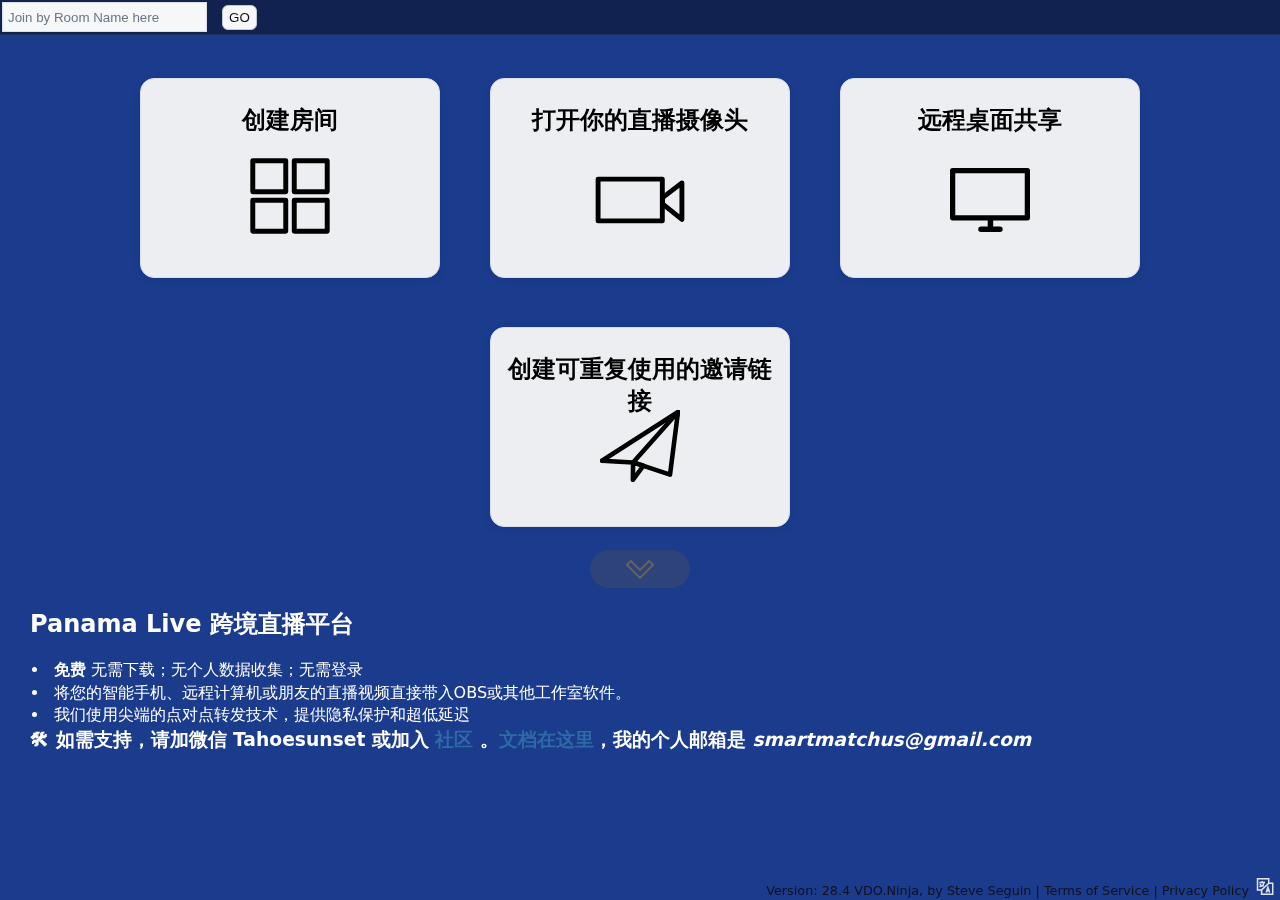
<file: index.html>
<html lang='en'>
	<head>
		<script type="text/javascript">
			//  MS Internet Explorer must not be given a chance to fail before I can give the user an error message.
			try {
				var msie = window.navigator.userAgent.indexOf("MSIE ");
				if (msie>0 || !!navigator.userAgent.match(/Trident.*rv\:11\./)){ // If MSIE or IE 11
					alert("Internet Explorer is not supported.\n\nPlease consider using Microsoft Edge or Google Chrome instead\n\nYou will be forwarded to the download page for MS Edge now.");
					console.error("INTERNET EXPLORER IS EVIL");
					document.write("Internet Explorer is not supported");
					window.location = "https://www.microsoft.com/edge";
				}
			} catch(e){
				console.error(e);
			}
		
		</script>
		<style>
			html {
				background-color: #0000;
				transition: opacity .1s linear;
			}
		</style>
		<meta name="viewport" content="width=device-width, initial-scale=1.0, maximum-scale=1.0, user-scalable=no" />
		<meta content="text/html;charset=utf-8" http-equiv="Content-Type" />
		<meta content="utf-8" http-equiv="encoding" />
		<meta name="copyright" content="&copy; 2024 Steve Seguin" />
		<meta name="license" content="https://github.com/steveseguin/vdo.ninja/LICENSE.md" />
		<meta name="sourcecode" content="https://github.com/steveseguin/vdo.ninja" />
		<meta name="stance-on-war" content="Steve Seguin condemns Russia's brutal invasion of Ukraine 💙💛." />
		<meta name="robots" content="index, follow">
		<link rel="canonical" href="https://vdo.ninja/">
		<link rel="author" href="/about" />
		<link rel="manifest" href="manifest.json">
		
		<!-- Primary Meta Tags -->
		<title>Panama</title>
		<meta id="metaTitle" name="title" content="Panama" />
		<meta name="description" content="Bring live video from your smartphone, computer, or friends directly into your Studio. 100% free." />
		<meta name="author" content="Steve Seguin" />
		
		
		<meta name="msapplication-TileColor" content="#da532c" />
		<meta name="theme-color" content="#0f131d" />
		<link rel="stylesheet" href="./main.css?ver=4021" />
		<script type="text/javascript" crossorigin="anonymous" src="./thirdparty/adapter.js"></script>
		
		<link rel="shortcut icon" href="data:image/x-icon;," type="image/x-icon" />
		<link id="favicon1" rel="icon" type="image/png" sizes="32x32" href="./media/favicon-32x32.png" />
		<link id="favicon2" rel="icon" type="image/png" sizes="16x16" href="./media/favicon-16x16.png" />
		<link id="favicon3" rel="icon" href="./media/favicon.ico" />
		<link id="thumbnailUrl" itemprop="thumbnailUrl" href="./media/vdoNinja_logo_full.png" />
		<link rel="alternate" type="text/markdown" href="/rawdoc.md" title="Developer and User Documentation">

		<!-- X (Twitter) Card Tags -->
		<meta name="twitter:card" content="summary_large_image">
		<meta name="twitter:creator" content="@SteveSeguin">
		<meta name="twitter:title" content="VDO.Ninja">
		<meta name="twitter:description" content="Bring live video from your smartphone, computer, or friends directly into OBS Studio or other. 100% free.">
		<meta name="twitter:image" content="https://vdo.ninja/media/vdoNinja_logo_full.png">
		
		<!-- Open Graph Tags (also used by X) -->
		<meta property="og:type" content="website">
		<meta property="og:url" content="https://vdo.ninja/">
		<meta property="og:title" content="VDO.Ninja">
		<meta property="og:description" content="Bring live video from your smartphone, computer, or friends directly into OBS Studio or other. 100% free.">
		<meta property="og:image" content="https://vdo.ninja/media/vdoNinja_logo_full.png">
		<meta property="og:image:width" content="1200">
		<meta property="og:image:height" content="630">
		<meta property="og:site_name" content="VDO.Ninja">

		<style id="lightbox-animations" type="text/css"></style>
		
		<!-- Authentication styles -->
		<link rel="stylesheet" href="auth-styles.css">

	</head>
	<body id="main" class="main hidden" onload="main()">
		<span itemprop="image" itemscope itemtype="http://schema.org/ImageObject">
			<link itemprop="url" href="./media/vdoNinja_logo_full.png" />
		</span>
		<link itemprop="thumbnailUrl" href="./media/vdoNinja_logo_full.png" />
		<span itemprop="thumbnail" itemscope itemtype="http://schema.org/ImageObject">
			<link itemprop="url" href="./media/vdoNinja_logo_full.png" />
		</span>
		<script type="text/javascript" crossorigin="anonymous"  src="./thirdparty/CodecsHandler.js?ver=29"></script>
		<script type="text/javascript" crossorigin="anonymous" src="./thirdparty/aes.js"></script>
		<script type="text/javascript" crossorigin="anonymous" src="./webrtc.js?ver=878"></script>
		<input id="zoomSlider" type="range" style="display: none;" />
		<span id="electronDragZone" style="display:none;pointer-events: none; z-index:-10; position:absolute;top:0;left:0;width:100%;height:2%;min-height:20px;"></span>
		<div id="header">
			
			<a id="logoname" href="./" style="text-decoration: none; color: white; margin: 0 2px 0px 8px;">
				<span data-translate="logo-header">
					<span id="qos">V</span>DO.Ninja 
				</span>
			</a>
			<div id="head1">
				<input type="text" autocorrect="off" autocapitalize="none" id="joinroomID" name="joinroomID" tabindex="1" size="22" placeholder="Join by Room Name here" alt="Enter a room name to join" title="Enter a room name to quick join" onkeyup="jumptoroom(event)"/>
				<button onclick="jumptoroom();" id='jumptoroomButton' role="button" aria-pressed="false" tabindex="1" alt="Join room" title="Join room" >GO</button>
			</div>
			<div id="head1a" class="hidden">
				<input type="text" autocorrect="off" autocapitalize="none" id="joinbyURL" name="joinbyURL" size="22" placeholder="Load a website URL" alt="Enter the URL to load" title="Enter the URL to load"/>
				<button onclick="jumptoURL(event)"  role="button" aria-pressed="false" alt="Load URL" title="Load URL" >Load URL</button>
			</div>
			<div id="head5" class="hidden"></div>
			<div id="head3" style="display: inline-block;" class="hidden">
				<span style="color: #888;" id="copythisurl" tabindex="1" > &nbsp; 
					<span data-translate="copy-this-url">Copy this URL into an OBS "Browser Source"</span> <i style="color: #CCC;" class="las la-long-arrow-alt-right"></i> &nbsp; 
				</span>
			</div>
			<div id="head3a" style="display: inline-block;" class="hidden">
				<a
					id="reshare"
					data-drag="1"
					onclick="copyFunction(this, event)"
					class="task grabLinks"
					data-menu="context-menu"
				></a>
				<i class="las la-paperclip" style="color: #DDD;" title="Copy link to clipboard" onclick="copyFunction(document.getElementById('reshare'), event);" onmouseover="this.style.cursor='pointer'"></i>
				<span title="Save and ask to reload the current page on next site visit" style='font-size:92%;' onclick="saveRoom(this);" onmouseover="this.style.cursor='pointer'">💾</span>
			</div>
			<div id="head4" style="display: inline-block;" class="hidden">
				<span>
					<span data-translate="you-are-in-the-control-center">Control center for room:</span>
					
					<div id="dirroomid" style="font-size: 140%; color: #99c; display: inline-block;"></div>
					<span id="saveRoom" onclick="saveRoom(this)" style='cursor:pointer;margin-left:10px;' title="Will remember the room, prompting you the next time you visit if you wish to load this director's room again">💾</span>
					<span id="togglePreviewMode" onclick="switchModes()" style='cursor:pointer;margin-left:2px;' title="Toggle between the director control-room view and a scene preview-mode.">🪟</span>
				</span>
			</div>
			<div id="head2" class="hidden" style="display: inline-block; text-decoration: none; font-size: 60%; color: white;">
				<span data-translate="joining-room">You are in room</span>:
				<div id="roomid" style="display: inline-block;"></div>
			</div>
			<div id="head6" class="hidden" data-translate="only-director-can-hear-you">Only the director can hear you currently.</div>
			<div id="head7" class="hidden" data-translate="director-muted-you">The director has muted you.</div>
			<div id="head8" class="hidden" data-translate="director-video-muted-you">The director has disabled your camera temporarily.</div>
		</div>
		<div id="obsState" class="hidden" >ACTIVE</div>
		<div id="chatModule" class="hidden">
			<div class="chat-header">
				<span>Chat</span>
				<span>
					<a id="popOutChat" onclick="createPopoutChat();"><i class="las la-external-link-alt"></i></a>
					<a id="closeChat" onclick="toggleChat();">x</i></a>
				</span>
			</div>
			
			<div id="chatBody" class="resizable-div">
				<!-- Chat messages will be inserted here -->
			</div>
			
			<div class="chat-input-area">
				<input type="text" id="chatInput" placeholder="Enter chat message to send" onkeypress="EnterButtonChat(event)" />
				<button class="chatBarInputButton" onclick="sendChatMessage()">Send</button>
				<button onclick="toggleFileshare()"><i class="las la-file-upload"></i></button>
			</div>
			<div class="resizer"></div>
		</div>
		<div id="activeShares"></div>
		<div id="controlButtons" class="hidden">
			<div class="controlPositioning">
                <div id="subControlButtons">
					<div id="unmuteSelf" title="Hear yourself at 50% volume" alt="Hear yourself at 50% volume" aria-label="Hear Yourself" onmousedown="event.preventDefault(); event.stopPropagation();"  onclick="toggleDirectFeedback()"  tabindex="2" role="button" aria-pressed="false" onkeyup="enterPressedClick(event,this);"  class="hidden float" style="cursor: pointer;" >
                        <i id="unmuteSelftoggle" class="toggleSize las la-podcast"></i>
                    </div>
					<div id="mediafileshare" onmousedown="event.preventDefault(); event.stopPropagation();"  title="Select and stream a media file" aria-label="Stream a media file" alt="Stream a media file to others" onclick="getById('fileselector3').click();" tabindex="2" role="button" aria-pressed="false" onkeyup="enterPressedClick(event,this);"  class="float hidden" style="cursor: pointer;">
                        <i id="mediafilesharetoggle" onmousedown="event.preventDefault(); event.stopPropagation();"  class="toggleSize las la-file-video"></i>
						<input id="fileselector3" class="hidden" onchange="session.changePublishFile(this,event);" type="file" accept="video/*,audio/*,image/*" alt="Hold CTRL (or CMD) to select multiple files" title="Hold CTRL (or CMD) to select multiple files" multiple/>
                    </div>
				
                    <div id="blindAllGuests" title="Blind all guests in room (toggle)" alt="Blind all guests in room (toggle)" aria-label="Blind all guests in room" onmousedown="event.preventDefault(); event.stopPropagation();"  onclick="blindAllGuests(this, event)"  tabindex="2" role="button" aria-pressed="false" onkeyup="enterPressedClick(event,this);"  class="hidden float" style="cursor: pointer;" >
                        <i class="toggleSize las la-eye"></i>
                    </div>
                
                    <div id="queuebutton" title="Load the next guest in queue" alt="Load the next guest in queue"  aria-label="Load next guest in queue" onmousedown="event.preventDefault(); event.stopPropagation();"  onclick="nextQueue()"  tabindex="2" role="button" aria-pressed="false" onkeyup="enterPressedClick(event,this);"  class="hidden float" style="cursor: pointer;" >
                        <i id="queuetoggle" class="toggleSize las la-stream"></i>
                        <div id="queueNotification"></div>
                    </div>
                    <div id="sharefilebutton" title="Transfer any file to the group" alt="Transfer any file to the group" aria-label="Select file to transfer" onmousedown="event.preventDefault(); event.stopPropagation();"  onclick="toggleFileshare()"  tabindex="2" role="button" aria-pressed="false" onkeyup="enterPressedClick(event,this);"  class="float hidden" style="cursor: pointer;" >
                        <i id="filesharetoggle" class="toggleSize las la-file-upload"></i> 
                        <div id="transferNotification"></div>
                    </div>
                    <div id="chatbutton" title="Toggle the Chat" alt="Toggle the Chat" aria-label="Text chat" onmousedown="event.preventDefault(); event.stopPropagation();"  onclick="toggleChat()"  tabindex="2" role="button" aria-pressed="false" onkeyup="enterPressedClick(event,this);"  class="hidden float" style="cursor: pointer;" >
                        <i id="chattoggle" class="toggleSize las la-comment-alt"></i>
                        <div id="chatNotification"></div>
                    </div>
                    <div id="mutespeakerbutton" onmousedown="handleSpeakerButtonMouseDown(event)" alt="Toggle the speaker output." aria-label="Mute Speaker output" title="Mute the Speaker (ALT + A)" onclick="toggleSpeakerMute()"  tabindex="2" role="button" aria-pressed="false" onkeyup="enterPressedClick(event,this);"  class="hidden float" style="cursor: pointer;" >
                        <i id="mutespeakertoggle" class="toggleSize las la-volume-up" style="position: relative; top: 0.5px;"></i>
                        <div id="speakerVolumePanel" class="speaker-volume-panel hidden" role="group" aria-label="Playback volume">
                            <input id="speakerVolumeSlider" type="range" min="1" max="100" value="100" orient="vertical" aria-label="Playback volume">
                            <div id="speakerVolumeValue" class="speaker-volume-value">100%</div>
                        </div>
                    </div>
                    <div id="mutebutton" onmousedown="toggleMute(false, event);event.preventDefault(); event.stopPropagation();" data-translate="mute-the-mic" title="Mute the Mic (CTRL/⌘ + M)" alt="Mute the Mic" aria-label="Mute Microphone" ontouchstart="toggleMute(false, event);event.preventDefault(); event.stopPropagation();" tabindex="2" role="button" aria-pressed="false" onkeyup="enterPressedClick(event,this);"  class="hidden float" style="cursor: pointer;">
                        <i id="mutetoggle" class="toggleSize las la-microphone" style="position: relative; top: 0.5px;"></i>
                    </div>
                    <div id="mutevideobutton" onmousedown="event.preventDefault(); event.stopPropagation();" data-translate="disable-the-camera" title="Disable the Camera (CTRL/⌘ + B)" alt="Disable the Camera" aria-label="Mute Camera" onclick="toggleVideoMute()"   tabindex="2" role="button" aria-pressed="false" onkeyup="enterPressedClick(event,this);"  class="hidden float" style="cursor: pointer;">
                        <i id="mutevideotoggle" onmousedown="event.preventDefault(); event.stopPropagation();"  class="toggleSize las la-video"></i>
                    </div>
                    <div id="screensharebutton" onmousedown="event.preventDefault(); event.stopPropagation();"  title="Share a Screen with others" alt="Share a Screen with others" aria-label="Share a screen" onclick="screenshareTypeDecider(1)" tabindex="2" role="button" aria-pressed="false" onkeyup="enterPressedClick(event,this);"  class="float hidden task" data-menu="context-menu-screen-share" style="cursor: pointer;">
                        <i id="screensharetoggle" onmousedown="event.preventDefault(); event.stopPropagation();"  class="toggleSize las la-desktop"></i>
                    </div>
                    <div id="screenshare2button" onmousedown="event.preventDefault(); event.stopPropagation();"  title="Add a Screen Share" alt="Add a Screen Share" aria-label="Share a screen"  onclick="screenshareTypeDecider(2)" tabindex="2" role="button" aria-pressed="false" onkeyup="enterPressedClick(event,this);"  class="float hidden task" data-menu="context-menu-screen-share"  style="cursor: pointer;">
                        <i id="screenshare2toggle" onmousedown="event.preventDefault(); event.stopPropagation();"  class="toggleSize las  la-tv"></i>
                    </div>
                    <div id="screenshare3button" onmousedown="event.preventDefault(); event.stopPropagation();"  title="Share a Screen with others" alt="Add a Screen Share" aria-label="Share a screen"  onclick="screenshareTypeDecider(3)" tabindex="2" role="button" aria-pressed="false" onkeyup="enterPressedClick(event,this);"  class="float hidden task" data-menu="context-menu-screen-share"  style="cursor: pointer;">
                        <i id="screenshare3toggle" onmousedown="event.preventDefault(); event.stopPropagation();"  class="toggleSize las  la-tv"></i>
                    </div>
                    <div id="websitesharebutton" onmousedown="event.preventDefault(); event.stopPropagation();"  title="Share a website with your guests (IFRAME)" aria-label="Share a website" alt="Share a website with your guests (IFRAME)" onclick="shareWebsite(false, event)" tabindex="2" role="button" aria-pressed="false" onkeyup="enterPressedClick(event,this);"  class="float hidden" style="cursor: pointer;">
                        <i id="websitesharetoggle" onmousedown="event.preventDefault(); event.stopPropagation();"  class="toggleSize las la-window-maximize"></i>
                    </div>
                    <div id="websitesharebutton2" onmousedown="event.preventDefault(); event.stopPropagation();" title="Hold CTRL (or CMD) and click to spotlight this video" alt="Share a website as an embedded iFRAME" aria-label="Share a website" onclick="shareWebsite(false, event)" tabindex="2" role="button" aria-pressed="false" onkeyup="enterPressedClick(event,this);" class="float2 orange shake hidden" style="cursor: pointer;max-width: 200px;margin: auto;padding: 0 10px;">
                        <i onmousedown="event.preventDefault(); event.stopPropagation();" class="toggleSize las la-window-close" style="display: inline-block;"></i>
                        <div style="display: inline-block;width: 85px;line-height: 1; font-size: 0.9em; background-color: unset;box-shadow: unset;">
                            Stop Sharing Website
                        </div>
                    </div>
                    <div id="fullscreenPage" onmousedown="event.preventDefault(); event.stopPropagation();"  title="Full-screen the page" alt="Full-screen the page" aria-label="Full screen"  onclick="fullscreenPageToggle()" tabindex="2" role="button" aria-pressed="false" onkeyup="enterPressedClick(event,this);"  class="float hidden" style="cursor: pointer;">
                        <i id="fullscreenPageToggle" onmousedown="event.preventDefault(); event.stopPropagation();"  class="toggleSize las la-expand-arrows-alt"></i>
                    </div>
					<div id="PictureInPicturePage" onmousedown="event.preventDefault(); event.stopPropagation();"  title="Picture-in-Picture the video mix" alt="Picture-in-Picture the page" aria-label="Picture-in-Picture"  onclick="PictureInPicturePageToggle()" tabindex="2" role="button" aria-pressed="false" onkeyup="enterPressedClick(event,this);"  class="float hidden" style="cursor: pointer;">
                        <i id="PictureInPicturePageToggle" onmousedown="event.preventDefault(); event.stopPropagation();"  class="toggleSize las la-external-link-square-alt"></i>
                    </div>
                    <div id="flipcamerabutton" onmousedown="event.preventDefault(); event.stopPropagation();"  title="Cycle the Cameras"  onclick="cycleCameras()" class="hidden float"  tabindex="2" role="button" aria-pressed="false" onkeyup="enterPressedClick(event,this);" style="cursor: pointer;" aria-label="Cycle Cameras" alt="Cycle the Cameras">
                        <i id="settingstoggle" class="toggleSize las la-sync-alt"></i> 
                    </div>
					
					 <div id="blackoutmode" onmousedown="event.preventDefault(); event.stopPropagation();"  title="Enter black-out mode"  onclick="blackoutMode()" class="float hidden"  tabindex="2" role="button" aria-pressed="false" onkeyup="enterPressedClick(event,this);" style="cursor: pointer;" aria-label="Black out mode" alt="Enter black-out mode">
                        <i id="blackouttoggle" class="toggleSize las la-moon"></i> 
                    </div>
					
                    <div id="obscontrolbutton" onmousedown="event.preventDefault(); event.stopPropagation();"  title="OBS Remote Controller; start/stop and change scenes." onclick="toggleOBSControls();" class="hidden float"  tabindex="2" role="button" aria-pressed="false" onkeyup="enterPressedClick(event,this);" style="cursor: pointer;" aria-label="Remote OBS control menu" alt="Toggle the Remote OBS Controls Menu">
                        <i id="obscontroltoggle" class="toggleSize las la-gamepad"></i>
                    </div>
                    
                    <div id="roomsettingsbutton" onmousedown="event.preventDefault(); event.stopPropagation();"  title="Room Settings" onclick="toggleRoomSettings();" class="hidden float"  tabindex="2" role="button" aria-pressed="false" onkeyup="enterPressedClick(event,this);" style="cursor: pointer;" alt="Toggle the Room Settings Menu" aria-label="Room settings menu">
                        <i id="roomsettingstoggle" class="toggleSize las la-users-cog"></i>
                    </div>
                    
                    <div id="settingsbutton" onmousedown="event.preventDefault(); event.stopPropagation();"  title="Your audio and video Settings"  onclick="toggleSettings()" class="hidden float"  tabindex="2" role="button" aria-pressed="false" onkeyup="enterPressedClick(event,this);" style="cursor: pointer;" alt="Toggle Settings Menu" aria-label="Settings menu">
                        <i id="settingstoggle" class="toggleSize las la-cog"></i>
                    </div>
                    
                    <div id="hangupbutton"  onmousedown="event.preventDefault(); event.stopPropagation();" title="Hangup the Call" aria-label="Hang up" alt="Hangup the Call" onclick="hangup()" class="hidden float"  tabindex="2" role="button" aria-pressed="false" onkeyup="enterPressedClick(event,this);" style="cursor: pointer;" >
                        <i class="toggleSize las la-phone rotate225" aria-hidden="true"></i>
                    </div>
                    <div id="raisehandbutton" onmousedown="event.preventDefault(); event.stopPropagation();"  data-raised="0" title="Alert the host you want to speak"  aria-label="Raise hand" alt="Alert the host you want to speak" tabindex="2" role="button" aria-pressed="false" onkeyup="enterPressedClick(event,this);" onclick="raisehand()" class="hidden float" style="cursor: pointer;">
                        <i class="toggleSize las la-hand-paper" style="position: relative; right: 1px;" aria-hidden="true"></i>
                    </div>
                    
                    <div id="pptbackbutton" onmousedown="event.preventDefault(); event.stopPropagation();" title="Go back a slide" aria-label="Back a slide" alt="Go back a slide" tabindex="2" role="button" aria-pressed="false" onkeyup="enterPressedClick(event,this);" onclick="gobackSlide()" class="hidden float red" style="cursor: pointer;">
                        <i class="toggleSize las la-chevron-left" style="position: relative; right: 1px;" aria-hidden="true"></i>
                    </div>
                    <div id="pptnextbutton" onmousedown="event.preventDefault(); event.stopPropagation();" title="Next slide" aria-label="Next slide" alt="Next slide" tabindex="2" role="button" aria-pressed="false" onkeyup="enterPressedClick(event,this);" onclick="nextSlide()" class="hidden float" style="cursor: pointer;">
                        <i class="toggleSize las la-chevron-right" style="position: relative; right: 1px;" aria-hidden="true"></i>
                    </div>
                    
                    <div id="recordLocalbutton" onmousedown="event.preventDefault(); event.stopPropagation();"  data-state="0" title="Record your stream to disk" aria-label="Record your stream to disk" alt="Record your stream to disk" tabindex="2" role="button" aria-pressed="false" onkeyup="enterPressedClick(event,this);" onclick="recordLocalVideoToggle();" class="hidden float" style="cursor: pointer;">
                        <i class="toggleSize las la-dot-circle" style="position: relative;" aria-hidden="true"></i>
                    </div>
                    <div id="recordLocalScreenbutton" onmousedown="event.preventDefault(); event.stopPropagation();"  data-state="0" title="Stop screen share recording" aria-label="Stop screen share recording" alt="Stop screen recording" tabindex="2" role="button" aria-pressed="false" onkeyup="enterPressedClick(event,this);" onclick="recordLocalScreenStopRecord();" class="hidden float" style="cursor: pointer;">
                        <small>Stop<br>Screen<br>Record</small>
                    </div>
                    <span id="miniPerformer" style="pointer-events: auto;" class="hidden"></span>
                    <span id="rooms" class="hidden" style="padding-top:3px;padding-left:6px;pointer-events: auto;color:#fff;"></span>
                    <span id="groups" class="hidden" style="padding-top:3px;padding-left:6px;pointer-events: auto;color:#fff;text-align: center;"></span>
                    <div id="hangupbutton2" onmousedown="event.preventDefault(); event.stopPropagation();"  title="Cancel the Director's Video/Audio"  onclick="hangup2()" class="hidden float"  tabindex="2" role="button" aria-pressed="false" onkeyup="enterPressedClick(event,this);" style="cursor: pointer;" aria-label="stop publishing audio and video" alt="Disconnect Direcotor's cam">
                        <i class="toggleSize las la-phone rotate225" aria-hidden="true"></i>
                    </div>
                </div>
            </div>
		</div>
		<span id="miniTaskBar" style="float: right; bottom: 0px;right:0; position:fixed; display:flex;">
			<div id="closedList_connectUsers" class="hidden"  onclick="getById('connectUsers').classList.remove('hidden');getById('closedList_connectUsers').classList.add('hidden');">
				<i class="las la-theater-masks"></i>
			</div>
			<div class="footer hidden" id="legal" aria-hidden="true">
				<a href="https://docs.vdo.ninja/help/privacy-and-security-details/vdo.ninja-terms-of-service" aria-hidden="true" target="_blank" alt="Terms of Service" title="Opens in new window">Terms of Service</a> | 
				<a href="https://docs.vdo.ninja/help/privacy-and-security-details/vdo.ninja-privacy-policy" aria-hidden="true" target="_blank" alt="Privacy Policy" title="Opens in new window">Privacy Policy</a> | 
				<a href="https://docs.vdo.ninja/help/privacy-and-security-details/abuse-and-child-safety" aria-hidden="true" target="_blank" alt="Report Abuse" title="Opens in new window">Report Abuse</a>
			</div>
			<span
					id="reportbutton"
					title="Submit any error logs" 
					onclick="submitDebugLog();"
					style="cursor: pointer;z-index:3;display:none;"
					class="hidden"
					role="button" 
					tabindex="3"
				>
				<i style="cursor: pointer; color: #d9e4eb; padding: 2px; margin: 2px 2px 0 0; font-size: 140%;" class="las la-bug" aria-hidden="true"></i>
			</span>
			<span
					id="helpbutton"
					title="Show help contact info" 
					onclick="warnUser('For support, please browse https://reddit.com/r/vdoninja or join the live chat on Discord at https://discord.vdo.ninja.\n\nThe Docs also contains many help guides and advanced settings, located at https://docs.vdo.ninja.\n\nTo access the video stats menu, hold CTRL (command) and Left-Click on a video. Most video issues can be fixed by using Wired Internet instead of Wi-Fi.')"
					style="cursor: pointer; display:none;"
					alt="How to Use This with OBS"
					role="button" 
					tabindex="3"
				>
				<i style="cursor: pointer;  color: #d9e4eb; padding: 2px; margin: 2px 2px 0 0; font-size: 140%;" class="las la-question-circle" aria-hidden="true"></i>
			</span>
			<span title="Language options" onclick="toggle(document.getElementById('languages'));" tabindex="3" role="button" aria-label="language options" aria-pressed="false" id="translateButton">
				<i style="cursor: pointer;color: #d9e4eb; padding: 2px; margin: 2px 2px 0 0; font-size: 140%;" class="las la-language" aria-hidden="true"></i>
			</span>
			<span title="Add to Calendar" onclick="toggle(document.getElementById('calendar'));" tabindex="3" role="button" id="calendarButton">
				<i style="cursor: pointer;  color: #d9e4eb; padding: 2px; margin: 2px 2px 0 0; font-size: 140%;" class="las la-calendar" aria-hidden="true"></i>
			</span>
		</span>
		<div id="mainmenu" class="row" style="opacity: 0;">
			<div id="container-1" title="创建群聊到OBS"  alt="创建群聊到OBS" tabindex="1" role="button" aria-pressed="false" onkeyup="enterPressedClick(event,this);" class="column columnfade pointer card" style=" overflow-y: auto;">
				
					<h2>
						<span data-translate="add-group-chat">创建群聊</span>
					</h2>
					<div class="container-inner">
						<br />
						<br />
						<span data-translate="rooms-allow-for">Rooms allow for group-chat and the tools to manage multiple guests.</span>
						<br />
						<span class="section">
							<table style="padding-bottom:0;margin-bottom:0;">
							 <tr>
								<th style="text-align:right;" class="labelLarge">
									<b>
									<span data-translate="room-name">Room Name</span>: 
									</b>
								</th>
								<th class="labelSmall"></th>
								<th style="text-align:left;" >
									<div class="labelSmall">
										<b>
											<span data-translate="room-name">Room Name</span>: 
										</b>
									</div>
									<input type="text" autocorrect="off" autocapitalize="none"  id="videoname1" placeholder="Enter a room name here" onkeydown="checkStrengthRoom(event, 'securityLevelRoom');" onchange="checkStrengthRoom(event, 'securityLevelRoom');" onkeyup="enterPressed(event, createRoom);" maxlength="30" style="max-width: 431px;width: 100%;font-size: 110%; padding: 5px;" />
									<button ontouchstart="getById('videoname1').value = session.generateRandomString();getById('securityLevelRoom').style.display='none';" onmousedown="getById('videoname1').value = session.generateRandomString();getById('securityLevelRoom').style.display='none';" title="Generate a random room name" class="randomRoomName"><i class="las la-random"></i></button>
									<div id="securityLevelRoom" style="display:none;margin-top:3px;position:relative;top:3px;font-size:0.8em;"></div>
								</th>
							</tr>
							<tr>
								<th style="text-align:right;" class="labelLarge">
									<b>
										<span data-translate="password-input-field">Password</span>: 
									</b>
								</th>
								<th class="labelSmall"></th>
								<th  style="text-align:left;">
									<div class="labelSmall">
										<b>
											<span data-translate="password-input-field">Password</span>: 
										</b>
									</div>
									<input type="text" autocorrect="off" autocapitalize="none" id="passwordRoom" placeholder="Optional room password here" onkeydown="checkStrengthRoom(event, 'securityLevelRoom');" onchange="checkStrengthRoom(event, 'securityLevelRoom');"  onkeyup="enterPressed(event, createRoom);" style="max-width: 431px;width: 100%;font-size: 110%; padding: 5px;" />
								</th>
							</tr>
							<tr >
							
								<th style="text-align:right; padding: 5px; padding-top: 20px;">
									<input id="broadcastFlag" type="checkbox" title="For large group rooms, this option can reduce the load on remote guests substantially" />
								</th><th style="text-align:left;; padding-top: 20px;">
								<b>
									<span data-translate="guests-only-see-director"  style="cursor: help;" title="For large group rooms, this option can reduce the load on remote guests substantially" >The guests can see the director, but not other guests' videos</span>
								</b>
								</th>	
							</tr>
							<tr>
							
								<th style="text-align:right; padding: 5px;; padding-bottom: 20px;">
									<input id="showdirectorFlag" type="checkbox" title="The director will be visible in scenes as if a performer themselves." />
								</th><th style="text-align:left;; padding-bottom: 20px;">
								<b>
									<span data-translate="scenes-can-see-director" style="cursor: help;" title="If checked, the director can be added to scenes as if a guest. Otherwise, the director will never appear in a scene." >The director will be performing as well, appearing in group scenes</span>
								</b>
								</th>	
							</tr>
							<tr>
								<th style="text-align:right; padding: 5px;">
									
								</th>
								<th style="text-align:left;">
									<b>
										<span data-translate="default-codec-select" title="Which video codec would you want used by default?" >Preferred Video Codec:  </span> 
										<select style="font-size:1.1em" id="codecGroupFlag" type="checkbox" title="For large group rooms, this option can reduce the load on remote guests substantially" >
											<option value="default" selected>Default</option>
											<option value="vp9">VP9</option>
											<option value="h264">H264</option>
											<option value="vp8">VP8</option>
											<option value="av1">AV1</option>
										</select >
									</b>
								</th>
							</tr>
							<tr>
								<th style="text-align:right; padding: 5px; vertical-align: top;">
									<input id="useSSOForRoom" type="checkbox" onchange="toggleSSOOptions(this.checked)" title="Use SSO to manage access for this room. You will be asked to sign in.">
								</th>
								<th style="text-align:left;">
									<b>
										<span title="Use SSO to manage access for this room. As director, you will sign in first; guest access can be Public, Require SSO, or Allowlist.">Use SSO for this room</span>
									</b>
									<div id="ssoOptions" class="sso-options-panel" style="display:none;">
										<div style="margin-bottom:6px; font-weight:600;">Guest access:</div>
										<label style="display:block; margin:4px 0;">
											<input type="radio" name="ssoAccessMode" value="public" checked onclick="document.getElementById('preAllowlistRow').style.display='none'">
											<span>Public (no sign-in required for guests)</span>
										</label>
										<label style="display:block; margin:4px 0;">
											<input type="radio" name="ssoAccessMode" value="authenticated" onclick="document.getElementById('preAllowlistRow').style.display='none'">
											<span>Require SSO (guests must sign in)</span>
										</label>
										<label style="display:block; margin:4px 0;">
											<input type="radio" name="ssoAccessMode" value="allowlist" onclick="document.getElementById('preAllowlistRow').style.display='block'">
											<span>Allowlist only (specific users or emails)</span>
										</label>
										<div id="preAllowlistRow" style="display:none; margin-top:8px;">
											<label for="preAllowlistCSV" style="display:block; margin-bottom:4px;">Allowed list (comma-separated; use @handle or email:*@domain.com)</label>
											<input id="preAllowlistCSV" type="text" class="sso-options-input" placeholder="@alice, email:*@company.com">
										</div>
										<div class="sso-options-note">You can change these later in Room Settings.</div>
									</div>
								</th>
							</tr>
							</table>
							<button onclick="createRoom()"  class="gobutton gowebcam" style="width: 470px;display: block;margin: 20px auto;" alt="Enter the room as the group's director" title="You'll enter as the room's director">
								<span data-translate="enter-the-rooms-control">Enter the room's Control Center in the director's role</span>
							</button>
							<button class="roomnotes" style="display: block;display: block;margin: auto;" onclick="toggle(document.getElementById('roomnotes'),this);">
								<span data-translate="show-tips">Show me some tips..</span>
							</button>
							
							<ul style="max-width: 500px; display: none; text-align: left;" class="roomnotes" id="roomnotes">
								<span data-translate="added-notes" >
									<i>Important Tips:</i>
									<br><br>
									<li>Disabling video sharing between guests will improve performance</li>
									<li>Invite only guests to the room that you trust.</li>
									<li>The "Recording" option is considered experimental.</li>
									<li><a href="https://params.vdo.ninja" style="color:black;"><u>Advanced URL parameters</u></a> are available to customize rooms.</li>
								</span>
							</ul>
						</span>
						
						<span class="section hidden" id="lastSavedRoom">
							<label>A previous session was found using room: <b id="lastSavedRoomName">*UNDEFINED*</b></label>
							<button id="goToLastSavedRoom" style="width: 470px;display: block;margin:5px auto;" class="gobutton gowebcam" alt="Enter the room with the previous room settings" title="Enter director room with previous settings">Load the previous session</button>
						</span>
						
						<span class="section">
							<i data-translate="looking-to-just-chat-and-not-direct">Looking to just chat and not direct?</i>
							<button onclick="jumptoroom2()" class="gobutton gowebcam" style="width: 470px;display: block;margin: 5px auto" alt="Enter the room as the group's director" title="You'll enter as the room's director">
								<span data-translate="join-the-room-basic">Join the room as a Participant, rather than a director</span>
							</button>
						</span>
						
					</div>
					<div class="outer close">
						<div class="inner">
							<label class="labelclass">
								<span data-translate="back">Back</span>
							</label>
						</div>
					</div>
			</div>
			<div id="container-3"  title="打开摄像头到OBS" onkeyup="enterPressedClick(event,this);"  alt="打开摄像头" tabindex="1" role="button" aria-pressed="false" class="column columnfade pointer card" onclick="previewWebcam()" style=" overflow-y: auto;">
				<h2 id="add_camera">
					<span data-translate="add-your-camera">打开摄像头</span>
				</h2>
				<div class="container-inner" id="add_camera_inner">
					<br />
					<p>
						<video id="previewWebcam" class="previewWebcam task" aria-hidden="true" title="Right-click this video for additional options" data-menu="context-menu-video" oncanplay="updateStats();" controlsList="nodownload" muted autoplay playsinline ></video>
					</p>
					<div id="infof"></div>
					<button onclick="this.disabled=true;setTimeout(function(){requestBasicPermissions();},20);" id="getPermissions" style="display:none;" data-ready="false" >
						<span data-translate="ask-for-permissions">Allow Access to Camera/Microphone</span>
					</button>
					<span style="display:block;">
						<button onclick="publishWebcam(this)" title="Start streaming (Alt + s)" aria-label="Start streaming (Alt + s)" role="button" aria-pressed="false" tabindex="1" id="gowebcam" class="gowebcam" alt="Start Streaming  (Alt + s)" disabled data-audioready="false" data-ready="false" >
							<span data-translate="waiting-for-camera">Waiting for Camera to Load</span>
						</button>
					</span>
					<div id="consentWarning" class="startupWarning hidden">
						<i class="las la-exclamation-circle"></i>
						<p><span data-translate="privacy-disabled">Privacy warning: The director will be able to remotely change your camera, microphone, and URL.</span></p>
					</div>
					<div id="guestTips" style="display:none" aria-hidden="true">
						<p data-translate="for-the-best-possible-experience-make-sure">For the best possible experience, make sure</p>
						<span><i class="las la-plug"></i><span data-translate="your-device-is-powered">Your device is powered</span></span>
						<span><i class="las la-ethernet"></i><span data-translate="your-connection-is-hardwired-instead-of-wifi">Your connection is hardwired instead of wifi</span></span>
						<span><i class="las la-headphones"></i><span data-translate="you-are-using-headphones-earphones">You are using headphones / earphones</span></span>
					</div>
					<div id="videoMenu" class="videoMenu" aria-hidden="true">
						<div class="title">
                            <i class="las la-video"></i><span data-translate="video-source"> Video Source </span>
                        </div>
						<span style="display:inline-block;padding-top: 5px;">
							<select id="videoSourceSelect" tabindex="1" title="Video source list"></select>
							<span id="gear_webcam" onclick="toggle(document.getElementById('videoSettings'));">
								<i class="las la-cog" style="font-size: 140%; vertical-align: middle;" aria-hidden="true"></i>
							</span>
						</span>
						<div id="cameraTip1" class="cameraTip hidden">
							<i class="las la-info-circle"></i>
							<p><span id="cameraTipContext1"></span></p>
						</div>
					</div>
					<br />
					<center>
						<div id="videoSettings" style="display: none;" aria-hidden="true">
							<form id="webcamquality">
								<span class="hidden">
									<input type="radio" id="4kquality" alt="2160p60 video capture" name="resolution" value="-2" />
									<label for="4kquality">
										<span data-translate="up-to-4k">4K</span>
									</label> |
								</span>
								<span class="hidden">
									<input type="radio" id="maxres" name="resolution" value="-1" />
									<label for="maxres" alt="Default video capture resolutiob">
										<span data-translate="highest-resolution">Highest</span>
									</label> |
								</span>
								<input type="radio" checked id="fullhd" alt="1080p60 video capture" name="resolution" value="0" />
								<label for="fullhd">
									<span data-translate="max-resolution">High Resolution</span>
								</label> |
								
								<input type="radio" id="halfhd" alt="720p60 video capture"  name="resolution" value="1" />
								<label for="halfhd">
									<span data-translate="balanced">Balanced</span>
								</label> |
								
								<input type="radio" id="nothd" name="resolution" alt="360p30 video capture"  value="2" />
								<label for="nothd">
									<span data-translate="smooth-cool">Smooth and Cool</span>
								</label>
								<div id="webcamstats" style="padding: 5px 0 0 0;"></div>
							</form>
						</div>
					</center>
					<div id="audioMenu" class="form-group multiselect" alt="tip: Hold CTRL (command) to select Multiple" title="tip: Hold CTRL (command) to select Multiple">
						<span class='gear_microphone hidden'>
							<input type="checkbox" id='micStereoMonoInput' alt="Mono microphone audio"  onchange="toggleMonoStereoMic(this);">Mono
						</span>
						<a id="multiselect-trigger" class="form-control multiselect-trigger" data-state="1">
							<div class="title">
								<i class="las la-microphone-alt"></i><span data-translate="select-audio-source"> Audio Source(s) </span>
								<i id='chevarrow1' class="chevron bottom" aria-hidden="true"></i>
								<div class="meter" id="meter1"></div><div class="meter2" id="meter2"></div>
							</div>
						</a>
						<ul id="audioSource" class="multiselect-contents" >
							<li>
								<input type="checkbox" id="multiselect1" name="multiselect1" style="display: none;" checked value="ZZZ" />
								<label for="multiselect1">
									<span data-translate="no-audio"> No Audio</span>
								</label>
							</li>
						</ul>
						<div id="audioTip1" class="cameraTip hidden">
							<i class="las la-info-circle"></i>
							<p><span id="audioTipContext1"></span></p>
						</div>
					</div>
					<br style="line-height: 0;" />
					<div id="headphonesDiv" class="audioMenu hidden" aria-hidden="true">
						<div class="title">
							<i class="las la-headphones"></i><span data-translate="select-output-source"> Audio Output Destination</span><button onclick="playtone()" title="Play a sound out of the selected audio playback device" class="testtonebutton" type="button">Test</button>
						</div>
						<select id="outputSource" alt="Audio output device" ></select>
						<div id="headphoneTip1" class="cameraTip hidden">
							<i class="las la-info-circle"></i>
							<p><span id="headphoneTipContext1"></span></p>
						</div>
						<div id="audioTipSR" class="cameraTip hidden">
							<i class="las la-exclamation-circle"></i>
							<p><span id="audioTipContextSR"></span></p>
						</div>
					</div>
					<br style="line-height: 0;" />
					<div id="avatarDiv" class="hidden" aria-hidden="true">
						<div class="title">
							<i class="las la-robot"></i><span data-translate="select-avatar-image"> Default Avatar / Placeholder Image </span>
						</div>
						<div id="selectAvatarImage" style="margin-top:10px;">
							<img src="./media/avatar.webp" crossOrigin="Anonymous" loading="lazy" id="defaultAvatar1" style="max-width:130px;max-height:73.5px;display:inline-block;margin:10px;cursor:pointer;" onclick="changeAvatarImage(event, this);"/>
							<label class="selected" id="noAvatarSelected" style="width:130px;display:inline-block;text-align: center; cursor:pointer;">
							  <i class="las la-minus-circle" style="font-size: 3em;"></i><br />No Image Selected
							  <button onclick="changeAvatarImage(event, this)" style="position: fixed; top: -100em; margin-left:10px; border:1px solid #555;"></button>
							</label>
							<label style="width:130px;display:inline-block; text-align: center; cursor:pointer;">
							  <i class="las la-hdd" style="font-size: 3em;"></i><br />Select Local Image
							  <input type="file" onchange="changeAvatarImage(event, this)" accept="image/*" style="position: fixed; top: -100em; margin-left:10px; border:1px solid #555;"> 
							</label>
						</div>
					</div>
					<br style="line-height: 0;" />
					<div id="effectsDiv">
						<div class="title">
							<i class="las la-robot"></i>
							<span data-translate="select-digital-effect"> Digital Video Effects </span>
						</div>
						<select id="effectSelector" alt="Digital video effect options" onchange="effectsDynamicallyUpdate(event, this);">
							<option value="0" data-translate="no-effects-applied">No effects applied</option>
							<option value="3" data-translate="blurred-background">Blurred background</option>
							<option value="13" class="hidden" disabled data-translate="blurred-background-2">Blurred background 2 🧪</option>
							<option value="4" data-translate="digital-greenscreen">Digital greenscreen</option>    
							<option value="5" data-translate="virtual-background">Virtual background</option>
							<option value="6" data-translate="face-mesh" title="experimental">Face mesh (slow load) 👨‍🔬</option>
							<option value="7" data-translate="digital-zoom">Digital zoom</option>
							<option value="overlay" data-translate="overlay-image">Overlay image</option>
							<option value="anon" data-translate="anonymous-mask" title="experimental">Anonymous mask 👨‍🔬</option>
							<option value="dog" data-translate="dog-face" title="experimental">Dog ears and nose 👨‍🔬</option>
							<option value="1" disabled title='Enable the Chrome experimental features flag to use: chrome://flags/#enable-experimental-web-platform-features' class='facetracker' data-translate="face-tracker">Face Tracker</option>
						</select>
						<span data-warnSimdNotice="true" style='display:none; font-size: 140%; margin-left:10px; vertical-align: middle; cursor:pointer' title="Improve performance and quality with this tip" onclick="smdInfo();">
							<i class="las la-info-circle"></i>
						</span>
						<span data-effectsNotice="true" style='display:none; font-size: 140%; margin-left:10px; vertical-align: middle; cursor:pointer' title="Improve performance and quality with this tip" onclick="warnUser('Use a Chromium Based Browser');">
							<i class="las la-info-circle"></i>
						</span>
						
						<div id="selectImageContent" style="display:none;margin-top:10px;"></div>
						<div id="selectImageOverlay" style="display:none;margin-top:10px;"></div>
						
						<div id="selectEffectAmount" style="display:none;margin-top:10px;">
							<label for="selectEffectAmountInput" style="width: 113px;display: inline-block;">Effect Amount</label>
							<input id="selectEffectAmountInput" style="display: inline-block;width: 350px; max-width: 60%;margin:6px 0;" 
								   name="selectEffectAmountInput" title="Adjust the amount of effect applied" type="range" 
								   oninput="changeEffectAmount(event, this)" onchange="changeEffectAmount(event, this)" 
								   min="0" step="1" max="20">
						</div>
						<div id="zoomPositionControls" style="display:none;margin-top:10px;">
							<div style="margin-bottom: 10px;">
								<label for="zoomPositionX1" style="width: 113px;display: inline-block;">Horizontal Position:</label>
								<input id="zoomPositionX1" style="display: inline-block;width: 350px; max-width: 60%;margin:6px 0;" 
									   type="range" oninput="changeZoomPosition(event, this)" onchange="changeZoomPosition(event, this)" 
									   min="0" max="1" step="0.01" value="0.5">
							</div>
							<div>
								<label for="zoomPositionY1" style="width: 113px;display: inline-block;">Vertical Position:</label>
								<input id="zoomPositionY1" style="display: inline-block;width: 350px; max-width: 60%;margin:6px 0;" 
									   type="range" oninput="changeZoomPosition(event, this)" onchange="changeZoomPosition(event, this)" 
									   min="0" max="1" step="0.01" value="0.5">
							</div>
						</div>
					</div>
					<br style="line-height: 0;" />
					<div id="addPasswordBasic">
                        <div class="title" title="Add an optional password">
                            <i class="las la-key"></i><span data-translate="add-a-password"> Add a Password</span>
                        </div>
                        <input type="text" id="passwordBasicInput" title="Enter an optional password here" placeholder="optional"/>
                    </div>
					
					<br style="line-height: 0;" />
					<div id="rememberStreamID" class="hidden" style="display:inline-block;" title="Remember and reuse the provided stream ID on each visit">
						<br />
						<br style="line-height: 0;" />
                        Remember Stream ID: <input type="checkbox" id="rememberStreamIDcheck" checked="true" />
                    </div>
					
					<div id="SafariWarning" class="startupWarning hidden" aria-hidden="true" title="Consider using Chrome instead of Safari">
						<i class="las la-exclamation-circle"></i>
						<p><span data-translate="use-chrome-instead">Consider using a Chromium-based browser instead.<br />
 						Safari is more prone to having audio issues</span></p>
					</div>
					
					<div id="oldiOSWarning" class="startupWarning hidden" title="Please update your version of iOS for best performance">
						<i class="las la-exclamation-circle"></i>
						<p><span data-translate="update-your-device">We've detected that you are using an old version of Apple iOS.<br /><br />Please consider updating if facing issues.</span></p>
					</div>
					
				</div>
				<div class="outer close" role="button" aria-pressed="false" title="Go back">
					<div class="inner">
						<label class="labelclass">
							<span data-translate="back">Back</span>
						</label>
					</div>
				</div>
			</div>
			<div id="container-3a"  title="Add your Microphone to OBS" onkeyup="enterPressedClick(event,this);"  alt="Add your Microphone to OBS" tabindex="1" role="button" aria-pressed="false" class="microphoneBackground column columnfade pointer card hidden" onclick="previewWebcam(true)" style=" overflow-y: auto;">
				<h2 id="add_microphone">
					<span data-translate="add-your-microphone">Add your Microphone to OBS</span>
				</h2>
				<div class="outer close" role="button" aria-pressed="false"  title="Go back">
					<div class="inner">
						<label class="labelclass">
							<span data-translate="back">Back</span>
						</label>
					</div>
				</div>
			</div>
			<div id="container-2" title="Remote Screenshare into OBS" onkeyup="enterPressedClick(event,this);"  alt="Remote Screenshare into OBS"  tabindex="1" role="button" aria-pressed="false" class="column columnfade pointer card screenshareIcon" style=" overflow-y: auto;">
				<h2 id="add_screen">
					<span data-translate="remote-screenshare-obs">远程屏幕共享到OBS</span>
				</h2>
				<div class="container-inner">
					<div class="screenshare-icon">
						<svg xmlns="http://www.w3.org/2000/svg" viewBox="0 0 240 160">
						  <rect x="40" y="20" width="160" height="100" rx="4" fill="none" stroke="#999" stroke-width="4"/>
						  <rect x="50" y="30" width="140" height="80" fill="#666" rx="2"/>
						  <path d="M100 120 L140 120 L150 140 L90 140 Z" fill="#999"/>
						  <path d="M90 60 L150 60 M140 50 L150 60 L140 70" stroke="#fff" stroke-width="3" fill="none"/>
						  <rect x="65" y="40" width="50" height="8" fill="#fff" opacity="0.6" rx="2"/>
						  <rect x="65" y="55" width="110" height="4" fill="#fff" opacity="0.3" rx="1"/>
						  <rect x="65" y="65" width="90" height="4" fill="#fff" opacity="0.3" rx="1"/>
						  <rect x="65" y="75" width="100" height="4" fill="#fff" opacity="0.3" rx="1"/>
						</svg>
					</div>
					<button class='gobutton mainScreenShareButton' class="mainScreenShareButton" alt="clilck to select you screen to share" onclick="publishScreen()">
						<span data-translate="select-screen-to-share">SELECT SCREEN TO SHARE</span>
					</button>
					<span title="Change the capture resolution. This defines what the maximum resolution the video can be encoded at. A lower resolution will be smoother." id="gear_screen" style="display: inline-block; cursor: pointer;" onclick="toggle(document.getElementById('videoSettings2'));">
						<i class="las la-cog" style="font-size: 170%; vertical-align: middle;" aria-hidden="true"></i>
					</span>
					<center>
						<span id="videoSettings2" style="display: none;">
							<form id="webcamquality2">
								<input type="radio" id="maxres2" name="resolution2" value="-1" />
								<label style="cursor:help" for="maxres2" title="Attempts to capture the same resolution that the window/display is displayed at">
									<span data-translate="highest-resolution">Highest</span>
								</label> &nbsp;&nbsp;|&nbsp;&nbsp;
							
								<input type="radio" id="fullhd2" name="resolution2" value="0" />
								<label style="cursor:help" for="fullhd2" title="This will capture at up to 1920x1080 resolution, but it will use up more CPU and may reduce frame rate.">
									<span data-translate="1080p-resolution">Full HD</span>
								</label> &nbsp;&nbsp;|&nbsp;&nbsp;
								
								<input type="radio" checked id="halfhd2" name="resolution2" value="1" />
								<label style="cursor:help" for="halfhd2" title="This will capture at a medium resolution; suitable for gaming where frame rates matter more than resolution" >
									<span data-translate="720p-balanced">Balanced</span>
								</label> &nbsp;&nbsp;|&nbsp;&nbsp;
								
								<input type="radio" id="nothd2" name="resolution2" value="2" />
								<label style="cursor:help" for="nothd2" title="This will capture at a low resolution, suitable for low powered computers or computers on poor networks">
									<span data-translate="360p-smooth-cool">Low-res</span>
								</label>
								<div id="webcamstats2"></div>
							</form>
						</span>
					</center>
					<div id="consentWarning2" class="startupWarning hidden">
						<i class="las la-exclamation-circle"></i>
						<p><span data-translate="privacy-disabled">Privacy warning: The director will be able to remotely change your camera, microphone, and URL while this page is open, if you continue.</span></p>
					</div>
					<div id="audioScreenShare1" class="audio-selector">
						<div class="title">
							<i class="las la-microphone-alt"></i>
							<span>Additional Audio Sources</span>
						</div>
						<button id="showAudioDevices" class="audio-select-btn" onclick="requestAudioStream();">
							Add Microphone Sources
						</button>
						<div id="audioDeviceList" class="audio-device-list" style="display: none;"></div>
						<div id="audioSelectError" class="error-message" style="display: none;"></div>
					</div>
					<br />
					<div id="headphonesDiv2" class="hidden">
                        <div class="title">
                            <i class="las la-headphones"></i>
                            <span data-translate="select-output-source"> Audio Output Destination: 
							</span>
							<button onclick="playtone(true)" class="testtonebutton" style="padding:3px 5px 2px 5px; margin:0; margin-left:15px; position: relative;" type="button">Test</button>
						</div>
                        <select id="outputSourceScreenshare" onclick="requestOutputAudioStream();">
							<option value="default">
								Default Device
							</option>
						</select>
					</div>
					<br /><br />
					<div class="info-box">
						<h3><i class="las la-info-circle"></i> Things to Note</h3>
						<ul>
							<li>Screen audio selection will be handled by your browser's sharing dialog</li>
							<li>Additional microphone sources can be added and will be mixed with your screen audio</li>
							<li>Quality settings affect maximum capture resolution - lower settings may be smoother</li>
							<li id="audioScreenCaptureDocs" data-translate="application-audio-capture">For application-specific audio capture, <a href="https://docs.vdo.ninja/audio" target="_blank">see here</a></li>
							<li id="audioScreenCaptureDocs2" data-translate="1080p-screen-capture-guide">For achieving 1080p60 game-capture, <a href="https://docs.vdo.ninja/guides/how-to-screen-share-in-1080p" target="_blank">see here</a></li>
						</ul>
					</div>
					<br />
				</div>
				<div class="outer close" title="Go back">
					<div class="inner">
						<label class="labelclass">
							<span data-translate="back">Back</span>
						</label>
					</div>
				</div>
			</div>
			<div id="container-4" tabindex="1" alt="Create Reusable Invite" onkeyup="enterPressedClick(event,this);" onclick="loadQR();" title="Create Reusable Invite" role="button" aria-pressed="false" class="column columnfade pointer card" style=" overflow-y: auto;">
				<h2>
					<span data-translate="create-reusable-invite">创建邀请</span>
				</h2>
				<div id="gencontent2" style="display:none; max-height: 100%;min-height: 90%;"></div>
				<div id="gencontent" class="container-inner">
					
					<br />
					<br />
					<span data-translate="here-you-can-pre-generate">Here you can pre-generate a reusable Browser Source link and a related guest invite link.</span>
					<br />
					<br />
					<p>
						<input type="text" autocorrect="off" autocapitalize="none" style="padding: 5px; font-size: 120%;" id="videoname4" onkeyup="enterPressed(event, generateQRPage);" placeholder="Give this media source a name (optional)" size="35" maxlength="70" />
						<br />
						<br />
					</p>
					<button style="padding: 20px;" class='gobutton' onclick="generateQRPage()">
						<span data-translate="generate-invite-link">GENERATE THE INVITE LINK</span>
					</button>
					<br />
					<span style="margin: 20px; max-width: 420px; text-align: left; margin: auto auto;display:block;">
						<div class="invite_setting_group">
							<h4>
								<span data-translate="quality-paramaters">Quality settings</span>
							</h4>
							<div class="invite_setting_item">
								<input type="checkbox" id="invite_bitrate" />
								<label for="invite_bitrate">
									<span data-translate="unlock-video-bitrate" title="Ideal for 1080p60 gaming, if your computer and upload are up for it" >Unlock the video bitrate (20-Mbps)</span>
								</label>
							</div>
							<div class="invite_setting_item">
								<input type="checkbox" id="invite_vp9" />
								<label for="invite_vp9">
									<span data-translate="force-vp9-video-codec" title="Better video compression and quality at the cost of increased CPU encoding load">Use the VP9 video codec</span>
								</label>
							</div>
							<div class="invite_setting_item">
								<input type="checkbox" id="invite_stereo" />
								<label for="invite_stereo">
									<span data-translate="enable-stereo-and-pro" title="Disable digital audio-effects and increase audio bitrate">Enable stereo and pro HD audio</span>
								</label>
							</div>
							<div class="invite_setting_item">
								<label for="invite_quality" data-translate="video-resolution">Target video resolution: </label>
								<select id="invite_quality" name="invite_quality">
									<option value="-1" selected>User selectable</option>
									<option value="0">1080p (high-quality)</option>
									<option value="1">720p (balanced)</option>
									<option value="2">360p (older computers)</option>
								</select>
							</div>
						</div>
						<div class="invite_setting_group">
							<h4>
								<span data-translate="general-paramaters">User options</span>
							</h4>
							<div class="invite_setting_item">
								<input type="checkbox" id="invite_effects" />
								<label for="invite_effects">
									<span data-translate="allow-effects-invite" title="The guest will be able to select digital video effects to apply.">Allow video effects to be used</span>
								</label>
							</div>
							<div class="invite_setting_item">
								<input type="checkbox" id="invite_automic" />
								<label for="invite_automic">
									<span data-translate="hide-mic-selection" title="The guest will not have a choice over audio-options">Force select the default microphone</span>
								</label>
							</div>
							<div class="invite_setting_item">
								<input type="checkbox" id="invite_hidescreen" />
								<label for="invite_hidescreen">
									<span data-translate="hide-screen-share" title="The guest will only be able to select their webcam as an option">Hide the screenshare option</span>
								</label>
							</div>
							<div class="invite_setting_item">
								<input type="checkbox" id="invite_obfuscate" />
								<label for="invite_obfuscate">
									<span data-translate="obfuscate_url" title="Encode the URL so that it's harder for a guest to modify the settings.">Obfuscate the invite URL</span>
								</label>
							</div>
							<div class="invite_setting_item">
								<span data-translate="add-a-password-to-stream" title="Add a password to make the stream inaccessible to those without the password"> Add a password:</span>
								<input type="text" autocorrect="off" autocapitalize="none" id="invite_password" placeholder="Add an optional password" />
							</div>
						</div>
						<div class="invite_setting_group">
							<h4>
								<span data-translate="interview-paramaters">Two-way chat</span>
							</h4>
							<div class="invite_setting_item">
								<input type="checkbox" id="invite_hostlink" />
								<label for="invite_hostlink">
									<span data-translate="generate-host-link" title="A link for the host speaker to chat with the guest; 2-way interview chat.">Create a link for the host speaker</span>
								</label>
							</div>
							<div class="invite_setting_item">
								<span data-translate="add-the-guest-to-a-room" title="Add the guest to a group-chat room; it will be created automatically if needed."> Add the guest to a room:</span>
								<input type="text" autocorrect="off" autocapitalize="none" id="invite_joinroom" placeholder="Enter Room name here" oninput="document.getElementById('invitegroupchat').style.display='block';" />
							</div>
							<div class="invite_setting_item">
								<span id="invitegroupchat" style="display: none;" title="Customize the room settings for this guest">
									<label for="invite_group_chat_type" data-translate="invite-group-chat-type">This room guest can:</label>
									<select id="invite_group_chat_type" name="invite_group_chat_type">
										<option value="0" selected data-translate="can-see-and-hear">Can see and hear the group chat</option>
										<option value="1" data-translate="can-hear-only">Can only hear the group chat</option>
										<option value="2" data-translate="cant-see-or-hear">Cannot hear or see the group chat</option>
									</select>
								</span>
							</div>
						</div>
						<div class="invite_setting_group_links">See the 
							<a target="_blank" href="https://docs.vdo.ninja/advanced-settings">documentation</a> for a list of all options and details.<br /><br />
							Try out the advanced <a target="_blank" href="https://invite.vdo.ninja/">invite generator</a> here as well.
						</div>
					</span>
				</div>
				<div class="outer close" role="button" aria-pressed="false">
					<div class="inner">
						<label class="labelclass">
							<span data-translate="back">Back</span>
						</label>
					</div>
				</div>
			</div>
			
			<div id="dropButton" onclick="dropDownButtonAction()" title="More Options" aria-hidden="true"><i class="las la-chevron-down" ></i></div>
			
			<div id="container-5" class="column columnfade pointer card hidden" style=" overflow-y: auto;">
				<h2><span data-translate="share-local-video-file">Stream Media File</span></h2>
				<div class="container-inner">
					
					<br /><br />
					<span data-translate="select-the-video-files-to-share">Select VIDEO, AUDIO, and/or IMAGE files to share</span><br /><br />
					<input id="fileselector" onchange="session.publishFile(this,event);" type="file" accept="video/*,audio/*,image/*" alt="Hold CTRL (or CMD) to select multiple files" title="Hold CTRL (or CMD) to select multiple files" multiple/>
					<label for="fileselector">Choose media files</label>
					<br /><br />
					<div class='warning message-card'>
						<h1>Warning</h1>
						<p>Media file streaming is still quite experimental. Please do not rely on it heavily for your productions. Feedback welcome.</p>
					</div>
					<div class='warning message-card hidden' id='chrome_warning_fileshare'>
						<h1>Chrome/Edge users</h1>
						<p>Keep this tab visible, else the video playback will stop</p>
					</div>
					<div class='warning message-card hidden' id='safari_warning_fileshare'>
						<h1>Safari Users</h1>
						<p>Safari does not support this feature. Consider Chrome or Firefox instead.</p>
					</div>
					<br /><br />
					To host a file for download, rather than for streaming, try the following instead: 
					<input id="fileselector2" onchange="session.hostFile(this,event);" multiple type="file" title="Transfer any file"/>
					<label for="fileselector2">Choose file to transfer</label>
				</div>
				
				<div class="outer close">
					<div class="inner">
						<label class="labelclass">
							<span data-translate="back">Back</span>
						</label>
					</div>
				</div>
			</div>
			
			<div id="container-6" class="column columnfade pointer card hidden" style=" overflow-y: auto;">
				<h2><span data-translate="share-website-iframe">Share Website</span></h2>
				<i style="margin-top:30px;font-size:560%;overflow:hidden;" class="largeDarkIcon las la-broadcast-tower"></i>
				<div class="container-inner">
					<br />
					<div id="previewIframe"></div>
					<br />
					<span data-translate="enter-the-website-URL-you-wish-to-share">Enter the URL website you wish to share.</span><br /><br />
					<input type="text" autocorrect="off" id="iframeURL" autocapitalize="none" style="margin:10px; border:2px solid; padding:10px; width:400px;" title="Enter an HTTPS URL" multiple/><br />
					<button onclick="previewIframe(getById('iframeURL').value);" >Preview</button> 
					<button onclick="this.innerHTML = 'Update'; session.publishIFrame(getById('iframeURL').value);" >Share</button><br />
					<div class="message-card info">
						<h1>Usage information</h1>
						<p></p>
						<ul style="text-align: left;">
						<li>Not all websites will work with this feature as some sites disallow embedding.</li>
						<li>The site will try to auto-optimize standard Youtube or Twitch links.</li>
						<li>Remote websites must be CORS/IFrame compatible with full SSL-encryption enabled.</li>
					</ul>
					</div>
				</div>
				<div class="outer close">
					<div class="inner">
						<label class="labelclass">
							<span data-translate="back">Back</span>
						</label>
					</div>
				</div>
			</div>
			
			<div id="container-18" class="column columnfade pointer card hidden" style="display:none!important; opacity:0; width:0; height:0; overflow-y: auto;">
				<h2><span data-translate="whip-in">Join Room via WHIP</span></h2>
				<i style="margin-top:30px;font-size:560%;overflow:hidden;" class="largeDarkIcon las la-broadcast-tower"></i>
				<div class="container-inner">
					<br />
					WIP || SELECT SERVER || CUSTOM MEDIAMTX || CUSTOM WHIP || GENERATE TOKEN
					|| PREVIEW HERE 
					<button onclick="previewIframe(getById('iframeURL').value);" >Refresh</button> 
					<button onclick="this.innerHTML = 'Update'; session.publishIFrame(getById('iframeURL').value);" >JOIN</button><br />
					<div class="message-card info">
						<h1>Encoder information</h1>
						<p>WHIP URL HERE</p>
						<ul style="text-align: left;">
						<li>encoder settings here</li>
						<li>encoder settings here</li>
						<li>encoder settings here</li>
					</ul>
					</div>
				</div>
				<div class="outer close">
					<div class="inner">
						<label class="labelclass">
							<span data-translate="back">Back</span>
						</label>
					</div>
				</div>
			</div>
			
			<div id="container-7" class="column columnfade pointer card hidden" style="overflow: hidden;" onclick="window.location = './speedtest.html';">
				<h2><span data-translate="run-a-speed-test">Run a Speed Test</span></h2>
				<i style="margin-top:30px;font-size:600%;overflow:hidden;" class="largeDarkIcon las la-tachometer-alt"></i>
			</div>
			
			<div id="container-8" class="column columnfade pointer card hidden" style="overflow: hidden;" onclick="window.location = './mixer.html';">
				<h2><span data-translate="try-the-mixer-out">Custom Mixed Layouts</span></h2>
				<i style="margin-top:30px;font-size:600%;overflow:hidden;" class="largeDarkIcon las la-blender"></i>
			</div>
			
			<div id="container-14" class="column columnfade pointer card hidden" style="overflow: hidden;" onclick="window.location = 'https://versus.cam';">
				<h2><span data-translate="try-out-versus-cam">Multi-Stream Monitor</span></h2>
				<i style="margin-top:30px;font-size:600%;overflow:hidden;" class="largeDarkIcon las la-gamepad"></i>
			</div>
			
			<div id="container-15" class="column columnfade pointer card hidden" style="overflow: hidden;" onclick="window.location = './comms.html';">
				<h2><span data-translate="voice-comms-app">Group Voice Comms</span></h2>
				<i style="margin-top:30px;font-size:600%;overflow:hidden;" class="largeDarkIcon las la-comments"></i>
			</div>
			
			<div id="container-20" title="Draw on a digital whiteboard and publish the output via VDO.Ninja, WHIP, or just have fun" class="column columnfade pointer card hidden" style="overflow: hidden;" onclick="window.location = './whiteboard.html';">
				<h2><span data-translate="try-the-whiteboard">Whiteboard</span></h2>
				<i style="margin-top:30px;font-size:600%;overflow:hidden;" class="largeDarkIcon las la-chalkboard"></i>
			</div>
			
			<div id="container-9" class="column columnfade pointer card hidden" style="overflow: hidden;" onclick="window.location = 'https://guides.vdo.ninja';">
				<h2><span data-translate="read-the-guides">Basic Usage Guides</span></h2>
				<i style="margin-top:30px;font-size:600%;overflow:hidden;" class="largeDarkIcon las la-book-open"></i>
			</div>
			
			<div id="container-13" class="column columnfade pointer card hidden" style="overflow: hidden;" onclick="window.location = 'https://linkgen.vdo.ninja';">
				<h2><span data-translate="wizard-link-generator">Wizard Link Generator</span></h2>
				<i style="margin-top:30px;font-size:600%;overflow:hidden;" class="largeDarkIcon las la-hat-wizard"></i>
			</div>
			
			<div id="container-10" class="column columnfade pointer card hidden" style="overflow: hidden;" onclick="window.location = 'https://docs.vdo.ninja';">
				<h2><span data-translate="get-full-documentation">Full Documentation</span></h2>
				<i style="margin-top:30px;font-size:600%;overflow:hidden;" class="largeDarkIcon las la-info"></i>
			</div>
			<div id="container-11" class="column columnfade pointer card hidden" style="overflow: hidden;" onclick="window.location = 'https://docs.vdo.ninja/steves-helper-apps/native-mobile-app-versions';">
				<h2><span data-translate="get-the-native-app">Native Mobile Apps</span></h2>
				<i style="margin-top:30px;font-size:600%;overflow:hidden;" class="largeDarkIcon las la-mobile"></i>
				<div class="container-inner">
					Loading ...
				</div>
			</div>
			<div id="container-19" class="column columnfade pointer card hidden" style="overflow: hidden;" onclick="window.location = 'https://github.vdo.ninja';">
				<h2><span data-translate="get-the-source-code">Source Code</span></h2>
				<i style="margin-top:30px;font-size:600%;overflow:hidden;" class="largeDarkIcon las la-code-branch"></i>
			</div>
			
			<div id="container-12" class="column columnfade pointer card hidden" style="overflow: hidden;" onclick="window.location = 'https://docs.vdo.ninja/getting-started/sponsor';">
				<h2><span data-translate="show-your-support">Show Your Support</span></h2>
				<i style="margin-top:30px;font-size:600%;overflow:hidden;" class="largeDarkIcon las la-heartbeat"></i>
			</div>
			
			<div id="container-17" class="column columnfade pointer card hidden" style="overflow: hidden;" onclick="window.location = './whip';">
				<h2><span data-translate="publish-via-whip">Publish via WHIP</span></h2>
				<i style="margin-top:30px;font-size:600%;overflow:hidden;" class="largeDarkIcon las la-broadcast-tower"></i>
			</div>
			
			<div id="container-16" class="column columnfade pointer card hidden" style=" overflow-y: auto;">
				<h2><span data-translate="share-whepsrc">Share via WHEP</span></h2>
				<i style="margin-top:30px;font-size:560%;overflow:hidden;" class="largeDarkIcon las la-broadcast-tower"></i>
				<div class="container-inner">
					<br />
					<div id="previewWhepSource"></div>
					<br />
					<span data-translate="enter-the-whep-URL-you-wish-to-share">Enter the WHEP URL you wish to share.</span><br /><br />
					<input type="text" autocorrect="off" id="whepURL" autocapitalize="none" style="margin:10px; border:2px solid; padding:10px; width:400px;" title="Enter an HTTPS URL" multiple/><br />
					<button onclick="previewIframe(getById('whepURL').value);" >Preview WHEP Stream</button> 
					<button onclick="this.innerHTML = 'Update'; session.publishIFrame(getById('whepURL').value);" >Start Sharing</button><br />
					<div class="message-card info">
						<h1>Usage information</h1>
						<p></p>
						<ul style="text-align: left;">
						<li>WHEP sources are expected to support multiple viewers; simulcasting will be used if possible.</li>
						<li>Remote URLs must allows cross-origin requests (CORS), along with having SSL (https).</li>
					</ul>
					</div>
				</div>
				<div class="outer close">
					<div class="inner">
						<label class="labelclass">
							<span data-translate="back">Back</span>
						</label>
					</div>
				</div>
			</div>
			
			<p></p>
			
			<div id="unexpectedPushLink" class='hidden' style="width:100%;color: white;display:block;font-size:130%;">
				<h2>If this page is unexpected, double check your links.</h2>
				<b>?push=xxx</b> links are for sending video, while <b>?view=xxx</b> links are for viewing.
			</div>
			
			<div id="info" class="fullcolumn columnfade">
				<center>
					<div class="infoblob">
						<span data-translate="info-blob">
							<h2>Panama跨境直播平台</h2>
							<br />
							<li>跨境直播低延迟音视频链路</li>
							<li>支持中国主播在国内开播，远程创建海外直播间</li>
							<li>无需安装、无需APP客户端、全浏览器运行</li>
							<br />
							

							<br />

							<a href="https://docs.vdo.ninja/steves-helper-apps/native-mobile-app-versions" target="_blank">
						</span>
					</div>
				</center>
			</div>
			<form method="post" onsubmit="setFormSubmitting()" style="display: none;" aria-hidden="true">
				<input type="submit" />
			</form>
			<div id="credits" class="footer" aria-hidden="true">
				<a href="https://docs.vdo.ninja/help/privacy-and-security-details/vdo.ninja-terms-of-service" aria-hidden="true" target="_blank" alt="Terms of Service" title="Opens in new window">Terms of Service</a> | 
				<a href="https://docs.vdo.ninja/help/privacy-and-security-details/vdo.ninja-privacy-policy" aria-hidden="true" target="_blank" alt="Privacy Policy" title="Opens in new window">Privacy Policy</a>
			</div>
		</div>
		<div id="directorlayout" class="hidden directorsgrid">
			<div id="roomHeader" style="display:none">
				<div  class="hideLinksClass">
					<span style='color:white' id="directorLinksButton" onclick="hideDirectorinvites(this);">
						<i class="las la-caret-down"></i><span data-translate="hide-the-links"> LINKS (GUEST INVITES & SCENES)</span>
					</span>
					<span id="help_directors_room" style='float: right;color:white;text-align: right;' onclick="toggle(getById('roomnotes2'),this,false);">
						<i class="las la-question-circle"></i> <span data-translate="click-here-for-help">Click Here for a quick overview and help</span>
					</span>
				</div>
				<div id='roomnotes2' style='max-width:1191px;display:none;padding:0 0 0 10px;' >
					<span style='color:#CCC;' data-translate='welcome-to-control-room'>
						<b>Welcome. This is the director's control-room for the group-chat.</b><br /><br />
						You can host a group chat with friends using a room. Share the blue link to invite guests who will join the chat automatically.
						<br /><br />
						<span style='color:red'>Known Limitations with Group Rooms:</span><br />
						<li>A group room can handle up to around 30 guests, depending on numerous factors, including CPU and available bandwidth of all guests in the room. To achieve more than around 7-guests though, you will likely want to <a href="https://www.youtube.com/watch?v=bpRa8-UYCGc" title="Youtube Video demoing how to do this">disable video sharing between guests</a>. Using &broadcast, &roombitrate=0 or &novideo are options there.</li>
						
						<li>Videos will appear of low quality on purpose for guests and director; this is to save bandwidth and CPU resources. It will be high-quality within OBS still though.</li>
						
						<li>The state of the scenes, such as which videos are active in a scene, are lost when the director resets the control-room or the scene.</li>
						<br />
						Further Notes:<br /><br />
						<li>Links to Solo-views of each guest video are offered under videos as they load. These can be used within an OBS Browser Source.</li>
						<li>You can use the auto-mixing Group Scenes, the green links, to auto arrange multiple videos for you in OBS.</li>
						<li>You can use this control room to record isolated video or audio streams, but it is an experimental feature still.</li>
						<li>If you transfer a guest from one room to another, they won't know which room they have been transferred to.</li>
						<li>OBS will see a guest's video in high-quality; the default video bitrate is 2500kbps. Setting higher bitrates will improve motion.</li>
						<li>VP8 is typically the default video codec, but using &codec=vp9 or &codec=h264 as a URL in OBS can help to reduce corrupted video puke issues.</li>
						<li>&stereo=2 can be added to guests to turn off audio effects, such as echo cancellation and noise-reduction.</li>
						<li>https://invite.cam is a free service provided that can help obfuscuate the URL parameters of an invite link given to guests.</li>
						<li>Adding &showonly=SOME_OBS_VIRTUALCAM to the guest invite links allows for only a single video to be seen by the guests; this can be output of the OBS Virtual Camera for example</li>
						<br />
						
						For advanced URL options and parameters, <a href="https://docs.vdo.ninja/advanced-settings">see the Wiki.</a>
					</span>
				</div>
			</div><div class='directorContainer half' id='directorLinks1' style='display:none;margin-top:0;'>
				<div class='directorBlock'>
					<h2 title="Invite a guest or camera source to publish into the group room" style="margin-top: 5px;"><i class="las la-video director-link-icons" ></i><span data-translate="invite-a-guest">INVITE A GUEST</span></h2>
					<span style="margin:5px; line-height: 1.6;" data-translate='invite-users-to-join'>Guests can use the link to join the group room</span>
					<a onclick='copyFunction(this,event)' id="director_block_1" class='task grabLinks' data-menu="context-menu" style='cursor:copy;background-color: #0003;'></a>
					<span style="display:block;">
						<span style="bottom: 0; margin: 22px 0 0 10px;  position: relative; display:inline-block; max-width:40%;">
							<label class="switch" title="If disabled, the invited guest will not be able to see or hear anyone in the room.">
							<input type="checkbox" checked data-param="&do" onchange="updateLinkInverse(1,this);saveDirectorSettings();">
							<span class="slider"></span>
						</label>
							<span data-translate="guests-hear-others" style="line-height:0;position:relative;top:-3px;">Guests hear others</span>
						</span>
						<button class='pull-right' onclick='copyFunction(getById("director_block_1"),event)'><i class='las la-copy'></i><span data-translate="copy-link">Copy link</span></button>
						<button class='pull-right' id="showCustomizerButton1"  onclick='showCustomizer(1,this)'><i class='las la-tools'></i><span data-translate="customize">Customize</span></button>
					<span>
				</div>
			</div><div class='directorContainer half' id='directorLinks2' style='display:none;margin-top:0;'>
				<div class='directorBlock' style="background-color: var(--green-accent);" >
					<h2 title="Use this link in the OBS Browser Source to capture the video or audio" style="margin-left: 1px;margin-top: 5px;"><i class="las la-th-large director-link-icons" style="margin-right: 6px;" ></i> <span data-translate="capture-a-group-scene">CAPTURE A GROUP SCENE</span></h2>
					<span style="margin:5px; line-height: 1.6;" data-translate='this-is-obs-browser-source-link'>Use in OBS or other studio software to capture the group video mix</span>
					<a onclick='copyFunction(this,event)'  data-drag="1" draggable="true"  id="director_block_3" data-menu="context-menu" class='task grabLinks publish' style='cursor:grab;background-color: #0003;'></a>
					<span style="display:block;">
						<span style="bottom: 0; margin: 22px 0 0 10px;  position: relative; display:inline-block; max-width:40%;">
							<label class="switch" title="If disabled, you must manually add a video to a scene for it to appear.">
							<input type="checkbox" checked data-param="&scene" onchange="updateLinkScene(3,this);saveDirectorSettings();">
							<span class="slider"></span>
						</label>
							<span data-translate="auto-add-guests" style="line-height:0;position:relative;top:-3px;">Auto-add guests</span>
						</span>
						<button class='pull-right' style='font-size:1.15em' onclick='copyFunction(getById("director_block_3"),event)'><i class='las la-copy'></i><span data-translate="copy-link">Copy link</span></button>
						<button class='pull-right' style='font-size:1.15em' id="showCustomizerButton3"  onclick='showCustomizer(3,this)'><i class='las la-tools'></i><span data-translate="customize">Customize</span></button>
					<span>
				</div>
			</div><div class='directorContainer' id="customizeLinks" style='display:none;margin-top:0;padding-top:15px'>
				<div class='directorBlock' id="customizeLinks1" style='display:none;margin-top:0;padding-bottom:0;'>
					<div style="display:inline-block;margin-top: 12px;   position: relative;  margin-right:10px;">
						<label class="switch" title="Disables Echo Cancellation and improves audio quality">
						<input type="checkbox" data-param="&s" onchange="updateLink(1,this);">
						<span class="slider"></span>
						</label><span class="tooltip" style='cursor: help;position:relative;bottom:2px;font-family:"Noto Color Emoji", "Apple Color Emoji", "Segoe UI Emoji", Times, Symbola, Aegyptus, Code2000, Code2001, Code2002, Musica, serif, LastResort;'>⚠<span class="tooltiptext" style="width: 16em;">This can cause guests to be too quiet or have feedback/echo issues</span></span> <span data-translate="pro-audio-mode">Pro-audio mode</span>
						<br />
						<label class="switch" title="Audio-only sources are visually hidden from scenes">
						  <input type="checkbox" data-param="&st" onchange="updateLink(1,this);">
						  <span class="slider"></span>
						</label>
						<span data-translate="hide-audio-only-sources">Hide audio-only sources</span>
						<br />
						
						<label class="switch" title="Allow for remote stat monitoring via the monitoring tool">
						  <input type="checkbox" data-param="&remote" onchange="updateLink(1,this);">
						  <span class="slider"></span>
						</label>
						<span data-translate="remote-monitoring">Remote Monitoring</span>
						<br />
						
						<label class="switch" title="The guest will be asked if they want to reload the previous link when revisiting">
						  <input type="checkbox" data-param="&sticky" onchange="updateLink(1,this);">
						  <span class="slider"></span>
						</label>
						<span data-translate="invite-saved-to-cookie">Invite saved to cookie</span>
						<br />
						
						<label class="switch" title="Guest will be prompted to enter a Display Name">
						  <input type="checkbox" data-param="&l" onchange="updateLink(1,this);">
						  <span class="slider"></span>
						</label>
						<span data-translate="ask-for-display-name">Ask for display name</span>
						<br />
						<label class="switch" title="Display Names will be shown in the bottom-left corner of videos">
						  <input type="checkbox" data-param="&sl" onchange="updateLink(1,this);">
						  <span class="slider"></span>
						</label>
						<span data-translate="show-display-names">Show display names</span>
						<br />
						<label class="switch" title="Guests not actively speaking will be hidden">
						  <input type="checkbox" data-param="&sas" onchange="updateLink(1,this);">
						  <span class="slider"></span>
						</label>
						<span data-translate="show-active-speaker">Show active speakers</span>
						<br />
						<label class="switch" title="Show a custom welcome message to the joining guest of this invite link">
						  <input type="checkbox" data-param="&welcome" onchange="updateLinkWelcome(1,this);">
						  <span class="slider"></span>
						</label>
						<span data-translate="show-welcome-message">Show welcome message</span>
						
					</div>
					<div  style="display:inline-block;margin-top: 12px; position: relative; margin-right:10px;">
						<label class="switch" title="Request 1080p60 from the Guest instead of 720p60, if possible">
						  <input type="checkbox" data-param="&q" onchange="updateLink(1,this);">
						  <span class="slider"></span>
						</label>
						<span class="tooltip" style='cursor: help;position:relative;bottom:2px;font-family:"Noto Color Emoji", "Apple Color Emoji", "Segoe UI Emoji", Times, Symbola, Aegyptus, Code2000, Code2001, Code2002, Musica, serif, LastResort;'>⚠<span class="tooltiptext">This can cause video playback to lag</span></span><span data-translate="1080p60-if-available">1080p60 Video if Available</span>
						<br />
						<label class="switch" title="The default microphone will be pre-selected for the guest">
						  <input type="checkbox" data-param="&ad" onchange="updateLink(1,this);">
						  <span class="slider"></span>
						</label>
						<span data-translate="auto-select-microphone">Auto-select default microphone</span>
						<br />
						<label class="switch" title="The default camera device will selected automatically">
						  <input type="checkbox" id="vd1toggle" data-param="&vd" onchange="if(getById('vd0toggle').checked){getById('vd0toggle').checked=false;updateLink(1,getById('vd0toggle'));} updateLink(1,this);">
						  <span class="slider"></span>
						</label>
						<span data-translate="auto-select-camera">Auto-select default camera</span>
						<br />
						<label class="switch" title="The camera will load in a default safe-mode that may work if other modes fail.">
						  <input type="checkbox" data-param="&safemode" onchange="updateLink(1,this);">
						  <span class="slider"></span>
						</label>
						<span data-translate="compatibility-mode">Compatibility mode</span>
						<br />
						<label class="switch" title="The guest won't have access to changing camera settings or screenshare">
						  <input type="checkbox" data-param="&ns" onchange="updateLink(1,this);">
						  <span class="slider"></span>
						</label>
						<span data-translate="hide-setting-buttons">Hide settings button</span>
						<br />
						<label class="switch" title="Allow the guests to pick a virtual backscreen effect">
						  <input type="checkbox" data-param="&effects" onchange="updateLink(1,this);">
						  <span class="slider"></span>
						</label>
						<span class="tooltip" style='cursor: help;position:relative;bottom:2px;font-family:"Noto Color Emoji", "Apple Color Emoji", "Segoe UI Emoji", Times, Symbola, Aegyptus, Code2000, Code2001, Code2002, Musica, serif, LastResort;'>⚠<span class="tooltiptext">Uses more CPU and freezes the video if the guest doesn't keep the tab visible.</span></span> <span data-translate="virtual-backgrounds">Virtual backgrounds</span>
						
						<br />
						<label class="switch" title="Disable animated transitions during video mixing">
						  <input type="checkbox" data-param="&animate=0" onchange="updateLink(1,this);">
						  <span class="slider"></span>
						</label>
						<span data-translate="disable-animated-mixing">Disable animations</span>
						
						<br />
						<label class="switch" title="This mode encodes the video and audio into chunks, which are shared with multiple viewers. Limited browser support. Can potentially reduce CPU and improve video quality, but will rely on a buffer.">
						  <input type="checkbox" data-param="&chunked=500" onchange="updateLink(1,this);">
						  <span class="slider"></span>
						</label>
						<span class="tooltip" style='cursor: help;position:relative;bottom:2px;font-family:"Noto Color Emoji", "Apple Color Emoji", "Segoe UI Emoji", Times, Symbola, Aegyptus, Code2000, Code2001, Code2002, Musica, serif, LastResort;'>⚠<span class="tooltiptext">Pretty experimental and limited browser support, though relatively low CPU usage.</span></span>
						<span data-translate="chunked-mode">P2P Chunked-mode</span>
						
					</div>
					<div  style="display:inline-block;margin-top: 12px; position: relative; margin-right:10px;">
						<label class="switch" title="Increase video quality that guests in room see.">
						  <input type="checkbox" data-param="&trb=2000" onchange="updateLink(1,this);">
						  <span class="slider"></span>
						</label>
						<span class="tooltip" style='cursor: help;position:relative;bottom:2px;font-family:"Noto Color Emoji", "Apple Color Emoji", "Segoe UI Emoji", Times, Symbola, Aegyptus, Code2000, Code2001, Code2002, Musica, serif, LastResort;'>⚠<span class="tooltiptext"><span data-translate="powerful-computers-only">Only use with powerful computers and small groups!!</span></span></span> <span data-translate="guests-see-HD-video">Guests see HD video</span>
						<br />
						<label class="switch" title="The guest will not see their own self-preview after joining">
						  <input type="checkbox" data-param="&np" onchange="updateLink(1,this);">
						  <span class="slider"></span>
						</label>
						<span data-translate="no-self-preview">Disable self-preview</span>
						<br />
						<label class="switch" title="Guests will have an option to poke the Director by pressing a button">
						  <input type="checkbox" data-param="&hand" onchange="updateLink(1,this);">
						  <span class="slider"></span>
						</label>
						<span data-translate="raise-hand-button">Display 'raise-hand' button</span>
						<br />
						<label class="switch" title="Add an audio compressor to the guest's microphone">
						  <input type="checkbox" data-param="&comp" onchange="updateLink(1,this);">
						  <span class="slider"></span>
						</label>
						<span data-translate="enable-compressor">Enable audio compressor</span>
						<br />
						<label class="switch" title="Add an Equalizer to the guest's microphone that the director can control">
						  <input type="checkbox" data-param="&eq" onchange="updateLink(1,this);">
						  <span class="slider"></span>
						</label>
						<span data-translate="enable-equalizer">Enable equalizer as option</span>
						<br />
						<label class="switch" title="Show some prep suggestions to the guests on connect">
						  <input type="checkbox" data-param="&tips" onchange="updateLink(1,this);">
						  <span class="slider"></span>
						</label>
						<span data-translate="show-guest-tips">Show guest setup tips</span>
						<br />
						<label class="switch" title="Have screen-shares stream ID's use a predictable prefixed value instead of a random one.">
						  <input type="checkbox" data-param="&ssid" onchange="updateLink(1,this);">
						  <span class="slider"></span>
						</label>
						<span data-translate="prefix-screenshare">Prefix screenshare IDs</span>	
						<br />
						<label class="switch" title="Allow the guest to select an avatar image for when they hide their camera">
						  <input type="checkbox" data-param="&avatar" onchange="updateLink(1,this);">
						  <span class="slider"></span>
						</label>
						<span data-translate="avatar-selection">Can select an Avatar image</span>
					</div>
					<div  style="display:inline-block;margin-top: 12px; position: relative; ">
						
						<label class="switch" title="Use Meshcast servers to restream video data from this guest to its viewers, reducing the CPU and upload load in some cases. Will increase latency a bit.">
						  <input type="checkbox" data-param="&meshcast" onchange="updateLink(1,this);">
						  <span class="slider"></span>
						</label>
						<span class="tooltip" style='cursor: help;position:relative;bottom:2px;font-family:"Noto Color Emoji", "Apple Color Emoji", "Segoe UI Emoji", Times, Symbola, Aegyptus, Code2000, Code2001, Code2002, Musica, serif, LastResort;'>⚠<span class="tooltiptext">Uses a server to restream data, rather than p2p.</span></span>
						<span data-translate="meshcast-mode">Stream via server</span>
						
						<br />
						<label class="switch" title="The guest's self-video preview will appear tiny in the top right">
						  <input type="checkbox" data-param="&mini" onchange="updateLink(1,this);">
						  <span class="slider"></span>
						</label>
						<span data-translate="mini-self-preview">Mini self-preview</span>
						
						<br />
						<label class="switch" title="Show an ovelaid grid on the guest's preview video to help with self-centering of the guest.">
						  <input type="checkbox" data-param="&grid" onchange="updateLink(1,this);">
						  <span class="slider"></span>
						</label>
						<span data-translate="rule-of-thirds">Show rule-of-thirds grid</span>
						
						<br />
						<label class="switch" title="The guest can only see the Director's video, if provided">
						  <input type="checkbox" data-param="&broadcast" id="broadcastSlider" onchange="updateLink(1,this);">
						  <span class="slider"></span>
						</label>
						📡<span data-translate="only-see-director-feed">Only see the director's video</span>
						<br />
						<label class="switch" title="The guest's microphone will be muted on joining. They can unmute themselves.">
						  <input type="checkbox" data-param="&m" onchange="updateLink(1,this);">
						  <span class="slider"></span>
						</label>
						<span data-translate="mute-microphone-by-default">Muted; guest can unmute</span>
						<br />
						<label class="switch" title="Have the guest join muted, so only the director can Unmute the guest.">
						  <input type="checkbox" data-param="&g=0" onchange="updateLink(1,this);">
						  <span class="slider"></span>
						</label>
						<span data-translate="unmute-by-director-only">Muted; director can unmute</span>
						<br />
						<label class="switch" title="The guest will not be asked for a video device on connection">
						  <input type="checkbox" id="vd0toggle" data-param="&vd=0" onchange="if(getById('vd1toggle').checked){getById('vd1toggle').checked=false;updateLink(1,getById('vd1toggle'));} updateLink(1,this);">
						  <span class="slider"></span>
						</label>
						<span data-translate="guest-joins-with-no-camera">Guest joins with no camera</span>
						<br />
						<label class="switch" title="Make the invite URL encoded, so parameters are harder to tinker with by guests. This also debrands the interface and gives it a new domain name.">
						  <input type="checkbox" data-param="" id="obfuscate_director_1" onchange="updateLink(1,this);">
						  <span class="slider"></span>
						</label>
						<span data-translate="obfuscate-link">Obfuscate with Invite.cam</span>
					</div>
				</div><div class='directorBlock' id="customizeLinks3" style='display:none;margin-top:5px;padding-bottom:0;'>
					<div  style="display:inline-block; position: relative; margin-right:10px; ">
						<div style="display:inline-block;margin-top: 12px; position: relative; margin-right:10px; ">
						
						<label class="switch">
							<input type="checkbox" data-param="&st" onchange="updateLink(3,this, true);">
							<span class="slider"></span>
							</label>
							<span data-translate="hide-audio-only-sources">Hide audio-only sources</span>
							<br />
							
							<label class="switch" title="Enable 8-channel audio output into OBS Studio, if 7.1-channel audio support is also enabled in OBS">
						    <input type="checkbox" data-param="&channels" onchange="updateLink(3,this, true);">
							  <span class="slider"></span>
							</label>
							🎛️ <span data-translate="enable-8-channel-audio">8-channel output</span>
							<br />
							
							<label class="switch">
								<input type="checkbox" data-param="&s" onchange="updateLink(3,this, true);">
								<span class="slider"></span>
							</label><span class="tooltip" style='cursor: help;position:relative;bottom:2px;font-family:"Noto Color Emoji", "Apple Color Emoji", "Segoe UI Emoji", Times, Symbola, Aegyptus, Code2000, Code2001, Code2002, Musica, serif, LastResort;'>⚠<span class="tooltiptext" style="width: 10em;">This can cause audio clicking issues</span></span> 
							<span data-translate="pro-audio-mode">Pro-audio mode</span>
							<br />
							
							<label class="switch">
								<input type="checkbox" id="codech264toggle" data-param="&codec=h264" onchange="updateLink(3,this, true);">
								<span class="slider"></span>
							</label><span class="tooltip" style='cursor: help;position:relative;bottom:2px;font-family:"Noto Color Emoji", "Apple Color Emoji", "Segoe UI Emoji", Times, Symbola, Aegyptus, Code2000, Code2001, Code2002, Musica, serif, LastResort;'>💉<span class="tooltiptext" style="width: 10em; background-color: #77C"><span data-translate="this-can-reduce-packet-loss">Can reduce packet loss video corruption in OBS on PC</span></span></span> 
							<span data-translate="use-h264-codec">Use H264 codec</span>
							
						</div>
						<div style="display:inline-block;margin-top: 12px; position: relative; margin-right:10px; ">
							
							<label class="switch" title="The active speakers are made visible automatically">
							  <input type="checkbox" data-param="&sas" onchange="updateLink(3,this);">
							  <span class="slider"></span>
							</label>
							<span data-translate="show-active-speakers">Show active speakers</span>
							<br />
							
							<label class="switch" title="Set the background color to bright green">
							  <input type="checkbox" data-param="&chroma" onchange="updateLink(3,this, true);">
							  <span class="slider"></span>
							</label>
							<span data-translate="green-background">Green background</span>
							<br />
							
							<label class="switch" title="Fade videos in over 500ms">
							  <input type="checkbox" data-param="&fadein" onchange="updateLink(3,this, true);">
							  <span class="slider"></span>
							</label>
							<span data-translate="fade-videos-in">Fade-in videos</span>
							<br />
							
							<label class="switch" title="Videos use an animated transition when being remixed">
							  <input type="checkbox" data-param="&animate" onchange="updateLink(3,this);">
							  <span class="slider"></span>
							</label>
							<span data-translate="animate-mixing">Animate mixing</span>
							
						</div>
						
						<div  style="display:inline-block;margin-top: 12px; position: relative; margin-right:10px;">
							<label class="switch">
							  <input type="checkbox" data-param="&sl" onchange="updateLink(3,this, true);">
							  <span class="slider"></span>
							</label>
							<span data-translate="show-display-names">Show display names</span>
							<br />
							
							<label class="switch" title="Add a 10px margin around all video elements">
							  <input type="checkbox" data-param="&margin" onchange="updateLink(3,this);">
							  <span class="slider"></span>
							</label>
							<span data-translate="add-margin">Add margin to videos</span>
							<br />
							
							<label class="switch">
							  <input type="checkbox" data-param="&vb=20000" onchange="updateLink(3,this, true);">
							  <span class="slider"></span>
							</label>
							<span class="tooltip" style='cursor: help;position:relative;bottom:2px;font-family:"Noto Color Emoji", "Apple Color Emoji", "Segoe UI Emoji", Times, Symbola, Aegyptus, Code2000, Code2001, Code2002, Musica, serif, LastResort;'>⚠<span class="tooltiptext">This can cause video playback to lag</span></span>
							<span data-translate="unlock-video-bitrate">Unlock video bitrate</span>
							<br />
							
							<label class="switch" title="Disable fit-to-window optmized video scaling for added sharpness; increases CPU / Network load though.">
							  <input type="checkbox" data-param="&scale=100" onchange="updateLink(3,this, true);">
							  <span class="slider"></span>
							</label>
							<span class="tooltip" style='cursor: help;position:relative;bottom:2px;font-family:"Noto Color Emoji", "Apple Color Emoji", "Segoe UI Emoji", Times, Symbola, Aegyptus, Code2000, Code2001, Code2002, Musica, serif, LastResort;'>⚠<span class="tooltiptext">This can cause higher CPU load for everyone in the room</span></span>
							<span data-translate="disable-downscaling">Increase sharpness</span>
						</div>
						
						<div  style="display:inline-block;margin-top: 12px; position: relative; ">
						
							<label class="switch" title="Playback the video with mono-channel audio">
							  <input type="checkbox" data-param="&mono" onchange="updateLink(3,this, true);">
							  <span class="slider"></span>
							</label>
							<span data-translate="force-mono-audio">Force mono audio</span>
							<br />
							
							<label class="switch" title="This scene will allow a director's video/audio to appear as if it were a guest.">
							  <input type="checkbox" data-param="&showdirector" onchange="updateLink(3,this, true);">
							  <span class="slider"></span>
							</label>
							<span data-translate="show-director">Include Director</span>
							<br />
							
							<label class="switch" title="Have the videos fit their respective areas, even if it means cropping a bit">
							  <input type="checkbox" data-param="&cover" onchange="updateLink(3,this, true);">
							  <span class="slider"></span>
							</label>
							<span data-translate="fill-video-space">Crop video to fit</span>
							<br />
							
							<label class="switch" title="Have videos be aligned with sizing designed for vertical video">
							  <input type="checkbox" data-param="&916" onchange="updateLink(3,this, true);">
							  <span class="slider"></span>
							</label>
							<span data-translate="vertical-aspect-ratio">Vertical video mode</span>
						</div>
					</div>
				</div>
				<a href="https://params.vdo.ninja" style="color:#888;" target="_blank" >
					<div style="display: block;float:right;font-size:70%;z-index:30;bottom:6px;right:10px;position:relative;color:#d8d8d8;" ><span data-translate="learn-more-about-params">Learn more about URL parameters at </span><span style="text-decoration: underline;">params.vdo.ninja</span>
					</div>
				</a>
			</div>
			<div id="hiddenElements"></div>
			<div id='guestFeeds' style="display:none">
				<div id='deleteme'>
					<div class='vidcon directorMargins' id='fakeguest1' style='min-height: 300px;text-align: center;'><h2><span data-translate="guest-1">Guest 1</span></h2><i class='las la-user-circle' style='font-size:8em; margin: 20px 0px;' aria-hidden='true'></i></div>
					<div class='vidcon directorMargins' id='fakeguest2' style='min-height: 300px;text-align: center;'><h2><span data-translate="guest-2">Guest 2</span></h2><i class='las la-user-circle' style='font-size:8em; margin: 20px 0px;' aria-hidden='true'></i></div>
					<div class='vidcon directorMargins' id='fakeguest3' style='min-height: 300px;text-align: center;'><h2><span data-translate="guest-3">Guest 3</span></h2><i class='las la-user-circle' style='font-size:8em; margin: 20px 0px;' aria-hidden='true'></i></div>
					<div class='vidcon directorMargins' id='fakeguest4' style='min-height: 300px;text-align: center;'><h2><span data-translate="guest-4">Guest 4</span></h2><i class='las la-user-circle' style='font-size:8em; margin: 20px 0px;' aria-hidden='true'></i></div>
				</div>
			</div>
		</div>
		
		<div id="hiddenElements"></div>
		<div id="overlayClockContainer" data-menu='context-menu-clock' data-initial="600" class="hidden"><span id="overlayClock"></span></div>
		<div id="overlayClockContainer2" data-menu='context-menu-clock' data-initial="600" class="hidden"><span id="overlayClock2"></span></div>
		<div id="overlayMsgs" onclick="this.innerHTML = '';" style="display:none"></div>
		<div id="stickyMsgs" class="hidden"></div>
		<div id="bigPlayButton" onclick="this.innerHTML = '';" style="display:none"></div>

		<!-- Guest & Director Control-Buttons Box -->
		<div id="controls_blank" class="hidden controlCenterBox">
			<div class="controlsGrid">
				<!-- Volume & Mute Controls -->
				<div class="row fourth">
					<span class="tooltip" style="border: 0;">
						<input data-action-type="volume" type="range" min="0" max="200" value="100" title="Remotely change the volume of this guest; updates on release. Dbl-click to reset." oninput="remoteVolumeUI(this)" onchange="remoteVolume(this);" ondblclick="this.value=100;remoteVolume(this);remoteVolumeUI(this);" />
						<span class="tooltiptext" style='overflow: auto;left: 35%;width: 3em;top: -15px;margin: 0;position: absolute;font-family:"Noto Color Emoji", "Apple Color Emoji", "Segoe UI Emoji", Times, Symbola, Aegyptus,Code2000, Code2001, Code2002, Musica, serif, LastResort;' >100</span>
					</span>
					<button data-action-type="mute-guest" class="center" value="0" title="Mute this guest everywhere" onclick="remoteMute(this, event);">
						<i class="las la-microphone-slash"></i><span data-translate="mute">Mute</span>
					</button>
				</div>
				<!-- General Controls -->
				<div class="row two"> 
                    <!-- Video Feed Quality -->
                    <div class="row three advanced">
                        <button class="" data-action-type="change-quality1" title="Disable Video Preview" onclick="toggleQualityDirector(0, this.dataset.UUID, this);">
                            <i class="las la-video-slash"></i>
                        </button>
                        <button class="pressed" data-action-type="change-quality2" title="Low-Quality Preview" onclick="toggleQualityDirector(50, this.dataset.UUID, this);">
                            <i class="las la-video"></i>
                        </button>
                        <button class="" data-action-type="change-quality3" title="High-Quality Preview" onclick="toggleQualityDirector(1200, this.dataset.UUID, this);">
                            <i class="las la-binoculars"></i>
                        </button>
                    </div>
					<button data-action-type="direct-chat" class="mainonly" title="Send a Direct Message to this user." onclick="directorSendMessage(this);">
						<i class="las la-envelope"></i>
						<span data-translate="send-direct-chat">Message</span>
					</button>

					<!-- Messaging integrated menu -->
					<span class="director-message-box hidden" data-action-type="messaging-box">
						<textarea data-action-type="messaging-box-text" placeholder="Enter your message here"></textarea>
						
						<span data-action-type="messaging-box-toggle" title="Toggle between the message appearing as a large overlay and as normal chat">
							<i class="las la-bell" style="font-size:170%; color:#FFF; cursor:pointer;"></i>
						</span>
						<button class="message-close" data-action-type="messaging-box-close">
							<i class="las la-times"></i>
							<span data-translate="close">close</span>
						</button>
						<button class="message-send" data-action-type="messaging-box-send">
							<i class="las la-reply"></i>
							<span data-translate="send-message">send message</span>
						</button>
					</span>	

					<button data-action-type="forward" class="mainonly advanced" title="Move the user to another room, controlled by another director" onclick="directMigrate(this, event);">
						<i class="las la-paper-plane"></i>
						<span data-translate="forward-to-room">Transfer</span>
					</button>
					<button data-action-type="hangup" class="mainonly"  title="Force the user to Disconnect. They can always reconnect." onclick="directHangup(this, event);">
						<i class="las la-sign-out-alt"></i>
						<span data-translate="disconnect-guest">Hangup</span>
					</button>
                </div>
                <div class="flexBreak"></div>
				<div class="row three"> 
					<button data-action-type="solo-chat" class="mainonly advanced" title="Toggle solo voice chat or hold CTRL/CMD when selecting to make it two-way private." onclick="session.toggleSoloChat(this.dataset.UUID, event);">
						<i class="las la-microphone"></i>
						<span data-translate="voice-chat">Solo Talk</span>
					</button>
					<button data-action-type="solo-video" class="advanced" title="Solo this video everywhere. (Hold CTRL/CMD to just make video larger)" onclick="requestInfocus(this, event);">
						<i class="las la-user"></i>
						<span data-translate="solo-video">Highlight</span>
					</button>
                    <button data-action-type="mute-video-guest" class="advanced" title="Disable this guest's video track" onclick="remoteMuteVideo(this, event);">
                        <i class="las la-video-slash"></i>
                        <span data-translate="mute-video-guest">Video off</span>
                    </button>
                    <button class="mainonly advanced" data-action-type="toggle-remote-speaker" title="Toggle the remote guest's speaker output" onclick="remoteSpeakerMute(this, event);">
                        <i class="las la-volume-off"></i> <span data-translate="toggle-remote-speaker">Deafen</span>
                    </button>
                    <button class="advanced" data-action-type="hide-guest" title="Hide this guest everywhere" onclick="remoteHideVideo(this, event);">
                        <i class="las la-user-slash"></i>
                        <span data-translate="hide-guest">Hide</span>
                    </button>
                    <button class="mainonly advanced" data-action-type="toggle-remote-display" title="Toggle the remote guest's display output" onclick="remoteDisplayMute(this, event);">
                        <i class="las la-eye-slash"></i> <span data-translate="toggle-remote-display">Blind</span>
                    </button>
					
					<button data-action-type="refresh-mic" class="advanced" title="Attempt so fix microphone issues by reconnecting it.'" onclick="directRefreshMicrophone(this);">
						<i class="las la-sync"></i>
						<span data-translate="refresh-microphone">reconnect mic</span>
					</button>
					
					<button data-action-type="addToScene" class="advanced" title="Add this Video to any remote '&scene=1'" data-scene="1" onclick="directEnable(this, event);">
						<i class="las la-plus-square"></i>
						<span data-translate="add-to-scene">add to scene 1</span>
					</button>
                </div>
				<button class="hideDropMenu advanced" onclick="toggleByDataset('1');getById('chevarrow3').classList.toggle('bottom');getById('chevarrow3').classList.toggle('right');">
					<i id="chevarrow3" class="chevron right" aria-hidden="true"></i>
					<span data-translate="scene-options">Scene options</span>
				</button>
				<div class="group hidden" data-cluster="1">
					<!-- Scene Controls -->
					<div class="row two">
                       <button data-action-type="addToScene" class="advanced" title="Add this Video to any remote '&scene=2'" data-scene="2" onclick="directEnable(this, event);">
							<i class="las la-plus-square"></i>
							<span data-translate="add-to-scene2">add to scene 2</span>
						</button>
						<button data-action-type="mute-scene" title="Remotely Mute this Audio in all remote '&scene' views" onclick="directMute(this, event);">
							<i class="las la-microphone-slash"></i>
							<span data-translate="mute-scene">mute in scenes</span>
						</button>
					</div>

					<!-- Row of Scenes -->
					<div class="row six advanced sceneButtons">
						<button class="btn-HL-peach" data-action-type="addToScene" data-scene="3" title="Add to Scene 3" onclick="directEnable(this, event);">
							<span>S3</span>
						</button>
						<button class="btn-HL-peach" data-action-type="addToScene" data-scene="4" title="Add to Scene 4" onclick="directEnable(this, event);">
							<span>S4</span>
						</button>
						<button class="btn-HL-peach" data-action-type="addToScene" data-scene="5" title="Add to Scene 5" onclick="directEnable(this, event);">
							<span>S5</span>
						</button>
						<button class="btn-HL-peach" data-action-type="addToScene" data-scene="6" title="Add to Scene 6" onclick="directEnable(this, event);">
							<span>S6</span>
						</button>
						<button class="btn-HL-peach" data-action-type="addToScene" data-scene="7" title="Add to Scene 7" onclick="directEnable(this, event);">
							<span>S7</span>
						</button>
						<button class="btn-HL-peach" data-action-type="addToScene" data-scene="8" title="Add to Scene 8" onclick="directEnable(this, event);">
							<span>S8</span>
						</button>
					</div>
					
					<!-- Row of Scenes -->
					<div class="row eight advanced sceneButtons">
						<button class="btn-HL-paleblue" data-action-type="sceneAudioChannel" data-channel="1" title="Isolate to audio channel 1" onclick="directAudioChannel(this, event);">
							<span>C1</span>
						</button>
						<button class="btn-HL-paleblue" data-action-type="sceneAudioChannel" data-channel="2" title="Isolate to audio channel 2" onclick="directAudioChannel(this, event);">
							<span>C2</span>
						</button>
						<button class="btn-HL-paleblue" data-action-type="sceneAudioChannel" data-channel="3" title="Isolate to audio channel 3" onclick="directAudioChannel(this, event);">
							<span>C3</span>
						</button>
						<button class="btn-HL-paleblue" data-action-type="sceneAudioChannel" data-channel="4" title="Isolate to audio channel 4" onclick="directAudioChannel(this, event);">
							<span style="color:orange">C4</span>
						</button>
						<button class="btn-HL-paleblue" data-action-type="sceneAudioChannel" data-channel="5" title="Isolate to audio channel 5" onclick="directAudioChannel(this, event);">
							<span>C5</span>
						</button>
						<button class="btn-HL-paleblue" data-action-type="sceneAudioChannel" data-channel="6" title="Isolate to audio channel 6" onclick="directAudioChannel(this, event);">
							<span>C6</span>
						</button>
						<button class="btn-HL-paleblue" data-action-type="sceneAudioChannel" data-channel="7" title="Isolate to audio channel 7" onclick="directAudioChannel(this, event);">
							<span>C7</span>
						</button>
						<button class="btn-HL-paleblue" data-action-type="sceneAudioChannel" data-channel="8" title="Isolate to audio channel 8" onclick="directAudioChannel(this, event);">
							<span>C8</span>
						</button>
					</div>

                    <button data-action-type="stats-remote" title="Request the statistics of this video in any active scene" onclick="toggleSceneStats(this);">
                        <i class="las la-info-circle"></i>
                        <span data-translate="stats-remote">Scene Stats</span>
                    </button>
                    <!-- Graph Section for Scenes -->
					<div class="row two advanced">
                        <span class="graphSection hidden" data-action-type="stats-graphs-bitrate" >
                            <span class="hidden" data-message="true" data-no-scenes="true">No scenes active</span>
                        </span>
                        <span class="graphSection hidden" data-action-type="stats-graphs-details" >
                            <span class="hidden" data-no-scenes="true"></span>
                            <span data-action-type="stats-graphs-details-container" class="hidden">
                                <span class="hidden" data-scene-name="true">scene</span>
                                <span class="hidden" data-bitrate="true">bitrate (kbps)</span>
                                <span class="hidden" data-resolution="true">resolution</span>
                                <span class="hidden" style="word-break: break-all;" data-video-codec="true">video codec</span>
                            </span>
                        </span>
                    </div>
                </div>
				
				<button class="hideDropMenu advanced" onclick="toggleByDataset('2');getById('chevarrow4').classList.toggle('bottom');getById('chevarrow4').classList.toggle('right');">
					<i id="chevarrow4" class="chevron right" aria-hidden="true"  ></i>
					<span data-translate="additional-controls">Additional Controls</span>
				</button>
				<div class="group hidden" data-cluster="2">
					<!-- General Controls -->
					<div class="row two">
						<!-- Mix Order Control -->
						<span class="row three advanced" data-action-type="ordering">
							<button class="center" data-action-type="order-down" title="Shift this Video Down in Order" onclick="changeOrder(-1,this.dataset.UUID);">
								<span data-translate="order-down"><i class="las la-minus"></i></span>
							</button>
							<span class="orderspan">
								<p style="text-align: center;font-size: 150%;" data-action-type="order-value" title="Current Index Order of this Video">0</p>
								<p class="order-label">Mix Order</p>
							</span>
							<button class="center" data-action-type="order-up" title="Shift this Video Up in Order" onclick="changeOrder(1,this.dataset.UUID);">
								<i class="las la-plus"></i>
							</button>
						</span>
						<button class="mainonly advanced" data-action-type="create-timer"  title="Set a countdown timer that this guest sees. CTRL (cmd) + click to pause." onclick="directTimer(this, event);">
							<i class="las la-clock"></i>
							<span data-translate="create-timer">Create Timer</span>
						</button>
						<button data-action-type="recorder-local" title="Start Recording this remote stream to this local drive. *experimental*'" onclick="recordVideo(this, event)">
							<i class="las la-compact-disc"></i>
							<span data-translate="record-local"> Record Local</span>
						</button>
						<button data-action-type="recorder-remote" title="The Remote Guest will record their local stream to their local drive. *experimental*" onclick="requestVideoRecord(this)">
							<i class="las la-compact-disc"></i>
							<span data-translate="record-remote"> Record Remote</span>
						</button>
						<button data-action-type="recorder-google-drive-remote" title="The Remote Guest will record their local stream and upload it to your Google Drive. *experimental*" onclick="requestGoogleDriveRecord(this, null, null, event)">
							<i class="las la-compact-disc"></i>
							<span data-translate="google-drive-record"> Google Drive</span>
						</button>
						<button  class="mainonly" data-action-type="change-params" style="display:none" title="Change user parameters" onclick="promptUser('transferSettingsTemplate', this.dataset.UUID);">
							<i class="las la-cog"></i>
							<span data-translate="change-params">URL Params</span>
						</button>
						<button class="mainonly advanced" data-action-type="change-url" title="Remotely reload the guest's page with a new URL" onclick="directPageReload(this, event);">
							<i class="las la-sync"></i>
							<span data-translate="change-url">Change URL</span>
						</button>
						<button  class="mainonly advanced" data-action-type="open-file-share"  title="Allow the guest to select a file to upload to the director. Once shared, it will show in the chat as a download link." onclick="requestFileUpload(this)">
							<i class="las la-file-upload"></i>
							<span data-translate="request-upload"> Request File</span>
						</button>
						
						<button class="mainonly advanced" data-action-type="force-keyframe" title="Force the remote sender to issue a keyframe to all scenes, fixing Pixel Smearing issues." onclick="requestKeyframeScene(this);">
							<span data-translate="force-keyframe"> Rainbow Puke Fix</span>
						</button>
						<button  class="mainonly advanced" data-action-type="mirror-guest"  title="Mirror the video of this guest globally" onclick="requestMirrorGuest(this)">
							🪞
							<span data-translate="mirror-guest"> Mirror Video</span>
						</button>
						<button  class="mainonly advanced" data-action-type="rotate-guest"  title="Rotate the video of this guest globally" onclick="requestRotateGuest(this);">
							🔃
							<span data-translate="rotate-guest"> Rotate Video</span>
						</button>
					</div>
					
					<!-- Row of Groups -->
					<div class="row advanced" style="justify-content: center;">
						<button class="btn-HL-green" data-action-type="toggle-group" data-group="1" title="Add/remove from group 1" onclick="changeGroup(this);">
							<span>Group 1</span>
						</button>
						<button class="btn-HL-green" style="flex: 0 11%;" data-action-type="toggle-group" data-group="2" title="Add/remove from group 2" onclick="changeGroup(this);">
							<span>G2</span>
						</button>
						<button class="btn-HL-green" style="flex: 0 11%;"data-action-type="toggle-group" data-group="3" title="Add/remove from group 3" onclick="changeGroup(this);">
							<span>G3</span>
						</button>
						<button class="btn-HL-green" style="flex: 0 11%;"data-action-type="toggle-group" data-group="4" title="Add/remove from group 4" onclick="changeGroup(this);">
							<span>G4</span>
						</button>
						<button class="btn-HL-green" style="flex: 0 11%;"data-action-type="toggle-group" data-group="5" title="Add/remove from group 5" onclick="changeGroup(this);">
							<span>G5</span>
						</button>
						<button class="btn-HL-green" style="flex: 0 11%;"data-action-type="toggle-group" data-group="6" title="Add/remove from group 6" onclick="changeGroup(this);">
							<span>G6</span>
						</button>
						<button class="btn-HL-green" style="flex: 0 11%;"data-action-type="toggle-group" data-group="7" title="Add/remove from group 7" onclick="changeGroup(this);">
							<span>G7</span>
						</button>
					</div>
					
					<!-- Row of MIDI Buttons -->
					<div class="row hidden advanced midi-controls" title="Remote guest plays out MIDI events. Toggles. Hold CTRL(cmd) to replay instead of toggle.">
						<span style="flex: 1 21%; color: lightgreen; margin: auto 0;">MIDI Ctrls</span>
						<button class="btn-HL-peach" data-action-type="midi-button" data-midi-note="C1" data-midi-mode="toggle" title="Toggle MIDI C1" onclick="buttonMIDI(this);">
							<span>C1</span>
						</button>
						<button class="btn-HL-peach" data-action-type="midi-button" data-midi-note="D1" data-midi-mode="toggle" title="Toggle MIDI D1" onclick="buttonMIDI(this);">
							<span>D1</span>
						</button>
						<button class="btn-HL-peach" data-action-type="midi-button" data-midi-note="E1" data-midi-mode="toggle" title="Toggle MIDI E1" onclick="buttonMIDI(this);">
							<span>E1</span>
						</button>
						<button class="btn-HL-peach" data-action-type="midi-button" data-midi-note="F1" data-midi-mode="toggle" title="Toggle MIDI F1" onclick="buttonMIDI(this);">
							<span>F1</span>
						</button>
						<button class="btn-HL-peach" data-action-type="midi-button" data-midi-note="G1" data-midi-mode="toggle" title="Toggle MIDI G1" onclick="buttonMIDI(this);">
							<span>G1</span>
						</button>
						<button class="btn-HL-peach" data-action-type="midi-button" data-midi-note="A0" data-midi-mode="toggle" title="Toggle MIDI A0" onclick="buttonMIDI(this);">
							<span>A0</span>
						</button>
					</div>
					<div class="row hidden advanced midi-controls" title="Remote guest plays out MIDI events on Ch 1only.">
						<span style="flex: 1 21%; color: lightgreen; margin: auto 0;">MIDI Ch 1</span>
						<button class="btn-HL-purple" data-action-type="midi-button" data-midi-note="C3" data-midi-channel="1" title="Send MIDI C3 on Channel 1" onclick="buttonMIDI(this);">
							<span>C3</span>
						</button>
						<button class="btn-HL-purple" data-action-type="midi-button" data-midi-note="D3" data-midi-channel="1" title="Send MIDI D3 on Channel 1" onclick="buttonMIDI(this);">
							<span>D3</span>
						</button>
						<button class="btn-HL-purple" data-action-type="midi-button" data-midi-note="E3" data-midi-channel="1" title="Send MIDI E3 on Channel 1" onclick="buttonMIDI(this);">
							<span>E3</span>
						</button>
						<button class="btn-HL-purple" data-action-type="midi-button" data-midi-note="F3" data-midi-channel="1" title="Send MIDI F3 on Channel 1" onclick="buttonMIDI(this);">
							<span>F3</span>
						</button>
						<button class="btn-HL-purple" data-action-type="midi-button" data-midi-note="G3" data-midi-channel="1" title="Send MIDI G3 on Channel 1" onclick="buttonMIDI(this);">
							<span>G3</span>
						</button>
						<button class="btn-HL-purple" data-action-type="midi-button" data-midi-note="A3" data-midi-channel="1" title="Send MIDI A3 on Channel 1" onclick="buttonMIDI(this);">
							<span>A3</span>
						</button>
					</div>
					
					<!-- Row of Channels -->
					<div class="row advanced">
						<span style="flex: 1 21%;color: lightgreen; margin: auto 0;">Monitor Mix</span>
						<button class="btn-HL-paleblue" style="flex: 1 21%;" data-action-type="add-channel" title="Listen to this guest via your left audio speaker (Audio Channel 1)" onclick="changeChannelOffset(this.dataset.UUID, 0);">
							<span>Your Left</span>
						</button>
						<button class="btn-HL-paleblue" style="flex: 1 21%;" data-action-type="add-channel" title="Listen to this guest via your right audio speaker (Audio Channel 2)" onclick="changeChannelOffset(this.dataset.UUID, 1);">
							<span>Your Right</span>
						</button>
					</div>
					<div class="row advanced" title="This guest will only hear audio from your left or right mic channel. Make everyone has &stereo=1 added to their URL to enable two-channel audio.">
						<span style="flex: 1 21%; color: #F44; margin:auto 0;">PGM / Mic</span>
						<button class="btn-HL-paleblue" style="flex: 1 21%;" data-action-type="isolate-channel" title="This guest will only hear audio your channel 1 mic source. Make everyone has &stereo=1 added to their URL to enable two-channel audio." data-channel="1" onclick="directIsolateChannel(this.dataset.UUID, 1);">
							<span>Channel 1</span>
						</button>
						<button class="btn-HL-paleblue" style="flex: 1 21%;" data-action-type="isolate-channel" title="This guest will only hear audio your channel 2 mic source. Make everyone has &stereo=1 added to their URL to enable two-channel audio."  data-channel="2" onclick="directIsolateChannel(this.dataset.UUID, 2);">
							<span>Channel 2</span>
						</button>
					</div>
				</div>
				<div class="row two"> 
                    <!-- Further Audio/Video Settings -->
                    <div class="row two settingsWrapper" data-cluster="3">
                        <button data-action-type="advanced-audio-settings" data-active="false" title="Remote Audio Settings" onclick="requestAudioSettings(this);">
                            <i class="las la-sliders-h"></i>
                            <span data-translate="advanced-audio-settings">Audio settings</span>
                        </button>
                        <button class="mainonly" data-action-type="advanced-camera-settings" data-active="false" title="Advanced Video Settings" onclick="requestVideoSettings(this);">
                            <i class="las la-sliders-h"></i>
                            <span data-translate="advanced-camera-settings">Video settings</span>
                        </button>
                    </div>
				</div>
				<div class='row one hidden advancedAudioSettings'></div>
				<div class='row one hidden advancedVideoSettings'></div>
			</div>
		</div>
		
		<!-- &ShowDirector Control-Buttons Box -->
		<div id="controls_directors_blank" class="hidden controlCenterBox">
			<div class="controlsGrid">
				<!-- General Controls -->
				<div class="row two"> 
					<button data-action-type="recorder-local" title="Start Recording this remote stream to this local drive. *experimental*'" onclick="recordLocalVideoToggle();">
						<i class="las la-compact-disc"></i>
						<span data-translate="record-director-local"> Record</span>
					</button> 
					<button data-action-type="mute-scene" title="Remotely Mute this Audio in all remote '&scene' views" onclick="directMute(this, event);">
						<i class="las la-microphone-slash"></i>
						<span data-translate="mute-scene">mute in scene</span>
					</button>
					<button data-action-type="solo-video" class="" title="Solo this video everywhere. (Hold CTRL/CMD to just make video larger)" onclick="requestInfocus(this, event);">
						<i class="las la-user"></i>
						<span data-translate="solo-video-director">Highlight</span>
					</button>
					<button data-action-type="addToScene" data-scene="1" class="" title="Add this Video to any remote '&scene=1'" onclick="directEnable(this, event, true);">
						<i class="las la-plus-square"></i>
						<span data-translate="add-to-scene">add to scene 1</span>
					</button>
				</div>
				
				
				<!-- Row of Scenes -->
				<div class="row six advanced">
					<button class="btn-HL-peach" data-action-type="addToScene" data-scene="2" title="Add to Scene 2" onclick="directEnable(this, event);">
						<span>S2</span>
					</button>
					<button class="btn-HL-peach" data-action-type="addToScene" data-scene="3" title="Add to Scene 3" onclick="directEnable(this, event);">
						<span>S3</span>
					</button>
					<button class="btn-HL-peach" data-action-type="addToScene" data-scene="4" title="Add to Scene 4" onclick="directEnable(this, event);">
						<span>S4</span>
					</button>
					<button class="btn-HL-peach" data-action-type="addToScene" data-scene="5" title="Add to Scene 5" onclick="directEnable(this, event);">
						<span>S5</span>
					</button>

					<button class="btn-HL-peach" data-action-type="addToScene" data-scene="6" title="Add to Scene 6" onclick="directEnable(this, event);">
						<span>S6</span>
					</button>
					<button class="btn-HL-peach" data-action-type="addToScene" data-scene="7" title="Add to Scene 7" onclick="directEnable(this, event);">
						<span>S7</span>
					</button>
				</div>
				
				<div class="group advanced" data-cluster="1">
					<button data-action-type="stats-remote" title="Request the statistics of this video in any active scene" onclick="toggleSceneStats(this);">
						<i class="las la-info-circle"></i>
						<span data-translate="stats-remote">Scene Stats</span>
					</button>
					
					<!-- Graph Section for Scenes -->
					<div class="row two advanced">
						<span class="graphSection hidden" data-action-type="stats-graphs-bitrate" >
							<span class="hidden" data-message="true" data-no-scenes="true">No scenes active</span>
						</span>
						<span class="graphSection hidden" data-action-type="stats-graphs-details" >
							<span class="hidden" data-no-scenes="true"></span>
							<span data-action-type="stats-graphs-details-container" class="hidden">
								<span class="hidden" data-scene-name="true">scene</span>
								<span class="hidden" data-bitrate="true">bitrate (kbps)</span>
								<span class="hidden" data-resolution="true">resolution</span>
								<span class="hidden" style="word-break: break-all;" data-video-codec="true">video codec</span>
							</span>
						</span>
					</div>
				</div>
				
				<!-- Row of Scenes -->
				<div class="row eight advanced sceneButtons">
					<button class="btn-HL-paleblue" data-action-type="sceneAudioChannel" data-channel="1" title="Isolate to audio channel 1" onclick="directAudioChannel(this, event, true);">
						<span>C1</span>
					</button>
					<button class="btn-HL-paleblue" data-action-type="sceneAudioChannel" data-channel="2" title="Isolate to audio channel 2" onclick="directAudioChannel(this, event, true);">
						<span>C2</span>
					</button>
					<button class="btn-HL-paleblue" data-action-type="sceneAudioChannel" data-channel="3" title="Isolate to audio channel 3" onclick="directAudioChannel(this, event, true);">
						<span>C3</span>
					</button>
					<button class="btn-HL-paleblue" data-action-type="sceneAudioChannel" data-channel="4" title="Isolate to audio channel 4" onclick="directAudioChannel(this, event, true);">
						<span style="color:orange">C4</span>
					</button>
					<button class="btn-HL-paleblue" data-action-type="sceneAudioChannel" data-channel="5" title="Isolate to audio channel 5" onclick="directAudioChannel(this, event, true);">
						<span>C5</span>
					</button>
					<button class="btn-HL-paleblue" data-action-type="sceneAudioChannel" data-channel="6" title="Isolate to audio channel 6" onclick="directAudioChannel(this, event, true);">
						<span>C6</span>
					</button>
					<button class="btn-HL-paleblue" data-action-type="sceneAudioChannel" data-channel="7" title="Isolate to audio channel 7" onclick="directAudioChannel(this, event, true);">
						<span>C7</span>
					</button>
					<button class="btn-HL-paleblue" data-action-type="sceneAudioChannel" data-channel="8" title="Isolate to audio channel 8" onclick="directAudioChannel(this, event, true);">
						<span>C8</span>
					</button>
				</div>
				
				<!-- Row of Groups -->
				<div class="row six advanced">
					<button class="btn-HL-green" data-action-type="toggle-group" data-group="1" title="Add/remove from group 1" onclick="changeGroupDirector(this);">
						<span>G1</span>
					</button>
					<button class="btn-HL-green" data-action-type="toggle-group" data-group="2" title="Add/remove from group 2" onclick="changeGroupDirector(this);">
						<span>G2</span>
					</button>
					<button class="btn-HL-green" data-action-type="toggle-group" data-group="3" title="Add/remove from group 3" onclick="changeGroupDirector(this);">
						<span>G3</span>
					</button>
					<button class="btn-HL-green" data-action-type="toggle-group" data-group="4" title="Add/remove from group 4" onclick="changeGroupDirector(this);">
						<span>G4</span>
					</button>
					<button class="btn-HL-green" data-action-type="toggle-group" data-group="5" title="Add/remove from group 5" onclick="changeGroupDirector(this);">
						<span>G5</span>
					</button>
					<button class="btn-HL-green" data-action-type="toggle-group" data-group="6" title="Add/remove from group 6" onclick="changeGroupDirector(this);">
						<span>G6</span>
					</button>
				</div>
				
				<!-- Mix Order Control -->
				<span class="row three advanced" data-action-type="ordering">
					<button class="center" data-action-type="order-down" title="Shift this Video Down in Order" onclick="changeOrderDirector(-1);">
						<span data-translate="order-down"><i class="las la-minus"></i></span>
					</button>
					<span class="orderspan">
						<p style="text-align: center;font-size: 150%;" data-action-type="order-value-director" title="Current Index Order of this Video">0</p>
						<p class="order-label">Mix Order</p>
					</span>
					<button class="center" data-action-type="order-up" title="Shift this Video Up in Order" onclick="changeOrderDirector(1);">
						<i class="las la-plus"></i>
					</button>
				</span>
				<div class="row two"> 
                    <!-- Further Audio/Video Settings -->
                    <div class="row two settingsWrapper" data-cluster="3">
                        <button data-action-type="advanced-audio-settings" data-active="false" title="Remote Audio Settings" onclick="toggleAudioUser();event.preventDefault();event.stopPropagation();return false;">
                            <i class="las la-sliders-h"></i>
                            <span data-translate="advanced-audio-settings">Audio settings</span>
                        </button>
                        <button class="mainonly" data-action-type="advanced-camera-settings" data-active="false" title="Advanced Video Settings" onclick="toggleVideoUser();event.preventDefault();event.stopPropagation();return false;">
                            <i class="las la-sliders-h"></i>
                            <span data-translate="advanced-camera-settings">Video settings</span>
                        </button>
                    </div>
				</div>
			</div>	
		</div>
		
		<div id="popupSelector" style="display:none;">

				<span id="videoMenu3">
                    <div class="title">
                        <i class="las la-video"></i><span data-translate="video-source"> Video Source: </span>
                    </div>
					<span>
						<select id="videoSource3" ></select>			
						<span id="refreshVideoButton" title="Activate or Reload this video device.">
							<i class="las la-sync-alt"></i>
						</span>
						<span id="gear_webcam3" style="display: none; cursor:pointer;" onclick="toggleQualityGear3();">
							<i class="las la-cog" style="font-size: 135%; top:1px; vertical-align: middle;" aria-hidden="true"></i>
						</span>
					</span>
					<span id="videoSettings3" style="display: none;">
						<center>
						<form id="webcamquality3">
							
							<span class="hidden">
								<input type="radio" id="4kquality3" alt="2160p60 video capture" name="resolution" value="-2" />
								<label for="4kquality3">
									<span data-translate="up-to-4k">4K</span>
								</label> |
							</span>
							
							<span class="hidden">
								<input type="radio" id="maxres3" name="resolution" value="-1" />
								<label style="cursor:help" for="maxres3" title="Attempts to capture the same resolution that the window/display is displayed at">
									<span data-translate="highest-resolution">Highest</span>
								</label> |
							</span>
							
							<input type="radio" checked id="fullhd3" name="resolution" value="0" />
							<label for="fullhd3">
								<span data-translate="max-resolution">High Quality</span>
							</label> |
							
							<input type="radio" id="halfhd3" name="resolution" value="1" />
							<label for="halfhd3">
								<span data-translate="balanced">Balanced</span>
							</label> |
							
							<input type="radio" id="nothd3" name="resolution" value="2" />
							<label for="nothd3">
								<span data-translate="smooth-cool">Smooth and Cool</span>
							</label>
							<div id="webcamstats3" style="padding: 5px 0 0 0;"></div>
						</form>
						</center>
					</span>
				</span>
				
				<div id="audioMenu2" class="form-group multiselect" alt="tip: Hold CTRL (command) to select Multiple" title="tip: Hold CTRL (command) to select Multiple" >
					<span class='gear_microphone gearflat hidden'>
						<input type="checkbox" id='micStereoMonoInput3' onchange="toggleMonoStereoMic(this);">Mono
					</span>
					<a id="multiselect-trigger3" class="form-control multiselect-trigger" >
						<div id="title" class="title">
							<i class="las la-microphone-alt"></i><span data-translate="select-audio-source"> Audio Source(s) </span>
							<i id="chevarrow2" class="chevron bottom" aria-hidden="true"></i>
							<div class="meter" id="meter3"></div><div class="meter2" id="meter4"></div>
						</div>
					</a>
					<ul id="audioSource3" class="multiselect-contents">
						<li>
						</li>
					</ul>
					
				</div>
				<br />
				<span id="headphonesDiv3" style="display: block;">
					<div class="title">
						<i class="las la-headphones"></i>
						<span data-translate="select-output-source"> Audio Output Destination: </span>
						<button onclick="playtone()" class="testtonebutton" type="button">Test</button>
					</div>
					<select id="outputSource3" ></select>
				</span>
				
				<div id="avatarDiv3" class="hidden">
						<div style="text-align: left;display: inline-block;">
							<i class="las la-robot"></i><span data-translate="select-avatar-image"> Default Avatar / Placeholder Image: </span>
						</div>
						<div id="selectAvatarImage3" style="margin-top:10px;">
							<img src="./media/avatar.webp" crossOrigin="Anonymous"  loading="lazy" id="defaultAvatar2" style="max-width:130px;max-height:73.5px;display:inline-block;margin:10px;cursor:pointer;" onclick="changeAvatarImage(event, this);"/>
							<label class="selected avatarSelection" id="noAvatarSelected3">
							  <i class="las la-minus-circle" style="font-size: 3em;"></i><br />No Image Selected
							  <button onclick="changeAvatarImage(event, this)" style="position: fixed; top: -100em; margin-left:10px; border:1px solid #555;"></button>
							</label>
							<label class="avatarSelection">
							  <i class="las la-hdd" style="font-size: 3em;"></i><br />Select Local Image
							  <input type="file" onchange="changeAvatarImage(event, this)" accept="image/*" style="position: fixed; top: -100em; margin-left:10px; border:1px solid #555;"> 
							</label>
						</div>
					</div>
				
				<div id="effectsDiv3" class="effects-controls" style="display: none;">
					<div class="title" role="heading" aria-level="2">
						<i class="las la-robot" aria-hidden="true"></i>
						<span data-translate="select-digital-effect"> Digital Video Effects: </span>
					</div>
					<div class="effect-selector-group">
						<label for="effectSelector3">Select Effect:</label>
						<select id="effectSelector3" onchange="effectsDynamicallyUpdate(event, this);">
							<option value="0" data-translate="no-effects-applied">No effects applied</option>
							<option value="3" data-translate="blurred-background">Blurred background</option>
							<option value="13" class="hidden" disabled data-translate="blurred-background-2">Blurred background 2 🧪</option>
							<option value="4" data-translate="digital-greenscreen">Digital greenscreen</option>    
							<option value="5" data-translate="virtual-background">Virtual background</option>
							<option value="6" data-translate="face-mesh" title="experimental">Face mesh (slow load) 👨‍🔬</option>
							<option value="7" data-translate="digital-zoom">Digital zoom</option>
							<option value="overlay" data-translate="overlay-image">Overlay image</option>
							<option value="14" data-translate="remove-green">Remove Chroma Green</option>
							<option value="anon" data-translate="anonymous-mask" title="experimental">Anonymous mask 👨‍🔬</option>
							<option value="dog" data-translate="dog-face" title="experimental">Dog ears and nose 👨‍🔬</option>
							<option value="1" disabled title='Face Detection API not detected' class='facetracker' data-translate="face-tracker">Face tracker</option>
						</select>
					</div>
					<div id="selectEffectAmount3" style="display:none;" role="group" aria-label="Effect Amount Control">
						<label for="selectEffectAmountInput3" id="effectAmountLabel">Effect amount:</label>
						<input id="selectEffectAmountInput3" 
							   type="range"
							   aria-labelledby="effectAmountLabel"
							   oninput="changeEffectAmount(event, this)" 
							   onchange="changeEffectAmount(event, this)" 
							   min="0" 
							   step="1" 
							   max="20"
							   class="effect-slider">
					</div>
					<div id="selectImageContent3" style="display:none;margin-top:10px;"></div>
					<div id="selectImageOverlay3" style="display:none;margin-top:10px;"></div>
					<div id="zoomPositionControls3" style="display:none;" role="group" aria-label="Digital Zoom Controls">
						<div class="zoom-control-group">
							<label for="zoomPositionX" id="zoomPosXLabel">Horizontal Position:</label>
							<input id="zoomPositionX" 
								   type="range" 
								   aria-labelledby="zoomPosXLabel"
								   oninput="changeZoomPosition(event, this)" 
								   onchange="changeZoomPosition(event, this)" 
								   min="0" 
								   max="1" 
								   step="0.01" 
								   value="0.5"
								   class="zoom-slider">
							<output for="zoomPositionX" class="zoom-value"></output>
						</div>
						
						<div class="zoom-control-group">
							<label for="zoomPositionY" id="zoomPosYLabel">Vertical Position:</label>
							<input id="zoomPositionY" 
								   type="range" 
								   aria-labelledby="zoomPosYLabel"
								   oninput="changeZoomPosition(event, this)" 
								   onchange="changeZoomPosition(event, this)" 
								   min="0" 
								   max="1" 
								   step="0.01" 
								   value="0.5"
								   class="zoom-slider">
							<output for="zoomPositionY" class="zoom-value"></output>
						</div>
					</div>
				</div>
				<button id="shareScreenGear" style="width: 135px; padding:20px;text-align:center;" onclick="grabScreen()"><b>Share Screen</b><br /><i style="padding:5px; font-size:300%;" class="las la-desktop"></i></button>
				
				<button id="pIpStartButton" style="width: 135px; background-color:#EFEFEF;padding:20px;text-align:center;display:none;"><b>Preview PiP VIdeo</b><br /><i style="padding:5px; font-size:300%;color:black;" class="las la-compress-arrows-alt"></i></button>
				
				
				<div class="hidden" id="grabDirectorSoloLinkParent" title="The solo view link of the Director's video.">
                    <div class="title">
                        <i class="las la-user"></i> Director's solo link:
                    </div>
                    <a onclick="copyFunction(this,event)" data-drag="1" draggable="true" id="grabDirectorSoloLink" data-menu="context-menu" class="task" ></a>
                </div>
				<br />
				<button onclick="toggleSettings()" class="toggleSettings"><i class="las la-chevron-right"></i><b><span data-translate="close-settings">Close Settings</span></b></button>
				
				<button id='advancedOptionsAudio' onclick="toggleAudioUser(this);" class="advancedToggle">
				<i class="las la-sliders-h" style="position:relative;"></i> <b>Audio</b></button>
				
				<button id='advancedOptionsCamera' onclick="toggleVideoUser(this);" class="advancedToggle">
				<i class="las la-sliders-h" style="position:relative;"></i> <b>Video</b></button>
				
				<button id='advancedOptionsGeneral' onclick="toggleUserUser(this);" >
				<i class="las la-user-cog" style="position:relative;"></i> <b><span data-translate="user">User</span></b></button>
				
				
				<span id="popupSelector_constraints_audio" class="popupSelector_constraints" style="display: none;">
				
				</span>
				<span id="popupSelector_constraints_video" class="popupSelector_constraints" style="display: none;">
				
				</span>
				<span id="popupSelector_constraints_loading" style="display: none; visibility:hidden">
					<i class='las la-spinner icn-spinner' style='margin:30px;font-size:400%;color:white;'></i>
				</span>
				
				<span id="popupSelector_user_settings" style="display: none; visibility:hidden">
					<span class="mobileHide">
						<label title="Choose a hotkey for Hold-to-Talk. If using Electron Capture, elevate privilleges to have it become global" data-translate="hold-to-talk" >Hold-to-Talk Hot-key</label>
						<input type="text" id="pptHotKey" placeholder="press a key here" style="padding-left: 7px;" onkeypress="event.preventDefault;event.stopPropagation();return false;" onkeyup="event.preventDefault;event.stopPropagation();return false;" onkeydown="setHotKey();"/>
						<button onclick="setHotKey(false);" style="margin: 0 0 0 4px; border-radius: 5px; padding: 3px 3px;" data-translate="clear">Clear</button>
						<br /><br />
						<label title="Draw on the Screen">Draw-on-Screen</label>
						<button id='startDrawScreen' title="CTRL (cmd) + ALT + D to toggle" onclick="drawOnScreen();" style="margin: 0 0 0 4px; border-radius: 5px; padding: 3px 3px;" data-translate="enable" >Enable</button>
						<button class='hidden drawActive' onclick="drawOnScreenObject.erase();" style="margin: 0 0 0 4px; border-radius: 5px; padding: 3px 3px;" data-translate="clear">Clear</button>
						<button class='hidden drawActive' onclick="drawOnScreenObject.stop();" style="margin: 0 0 0 4px; border-radius: 5px; padding: 3px 3px;" title="CTRL (cmd) + ALT + D to toggle" data-translate="stop">Stop</button>
						<button class='hidden drawActive' onclick="drawOnScreenObject.color(this);" data-color='red' style="background-color:red; margin: 0 0 0 4px; border-radius: 5px; padding: 3px 3px;">✏️</button>
						<button class='hidden drawActive' onclick="drawOnScreenObject.color(this);" data-color='blue' style="background-color:blue; margin: 0 0 0 4px; border-radius: 5px; padding: 3px 3px;">✏️</button>
						<button class='hidden drawActive' onclick="drawOnScreenObject.color(this);" data-color='green' style="background-color:green; margin: 0 0 0 4px; border-radius: 5px; padding: 3px 3px;">✏️</button>
						<button class='hidden drawActive' onclick="drawOnScreenObject.color(this);" data-color='black' style="background-color:black; margin: 0 0 0 4px; border-radius: 5px; padding: 3px 3px;">✏️</button>
						<button class='hidden drawActive' onclick="drawOnScreenObject.color(this);" data-color='white' style="background-color:white; margin: 0 0 0 4px; border-radius: 5px; padding: 3px 3px;">🎨</button>
						<br /><br />
						<button class="generalButton" onclick="cycleStyleOptions();" id='toggleWaveformButton' title="Audio-only sources can be stylized in different ways" data-translate="cycle-between-audio-visualizations">Cycle between several audio-visualizations styles</button>
						<br />
					</span>
					<button class="generalButton" onclick="clearStorage();" title="Clear site's local storage and settings" data-translate="cleaer-sites-local-storage">Clear site's local browser storage and saved settings</button>
				</span>
		</div>
		<nav id="context-menu" class="context-menu">
			<ul class="context-menu__items">
				<li class="context-menu__item">
					<a href="#" class="context-menu__link" data-action="Open">
						<i class="las la-external-link"></i>
						<span data-translate="open-in-new-tab">Open in new tab</span>
					</a>
				</li>
				<li class="context-menu__item">
					<a href="#" class="context-menu__link" data-action="Copy">
						<i class="las la-paperclip"></i>
						<span data-translate="copy-to-clipboard" >Copy to clipboard</span>
					</a>
				</li>
				<li class="context-menu__item">
					<a href="#" class="context-menu__link" data-action="Edit">
						<i class="las la-pen"></i>
						<span data-translate="edit-url" >Edit URL manually</span>
					</a>
				</li>
				<li class="context-menu__item hidden">
					<a href="#" class="context-menu__link" data-action="Publish">
						<i class="las la-tv"></i>
						<span data-translate="publish-url" >Publish via WHIP</span>
					</a>
				</li>
				<li class="context-menu__item hidden">
					<a href="#" class="context-menu__link" data-action="RecordWindow">
						🔴
						<span data-translate="record-window" >Record as a Window</span>
					</a>
				</li>
				<li class="context-menu__item">
					<a href="#" class="context-menu__link" data-action="QRCode">
						📷
						<span data-translate="show-qr-code" >Show as QR Code</span>
					</a>
				</li>
			</ul>
		</nav>
		<nav id="context-menu-screen-share" class="context-menu">
			<ul class="context-menu__items">
				<li class="context-menu__item">
					<a href="#" class="context-menu__link" data-action="SSNewTab">
						<i class="las la-external-link"></i>
						<span data-translate="open-ss-in-new-tab">Share from a new tab</span>
					</a>
				</li>
				<li class="context-menu__item hidden">
					<a href="#" class="context-menu__link" data-action="ss1">
						1📷
						<span data-translate="ss-mode-1" >Screen Share Mode 1</span>
					</a>
				</li>
				<li class="context-menu__item hidden">
					<a href="#" class="context-menu__link" data-action="ss2">
						2📷
						<span data-translate="ss-mode-2" >Screen Share Mode 2</span>
					</a>
				</li>
				<li class="context-menu__item hidden">
					<a href="#" class="context-menu__link" data-action="ss3">
						3📷
						<span data-translate="ss-mode-3" >Screen Share Mode 3</span>
					</a>
				</li>
			</ul>
		</nav>
		<nav id="context-menu-clock" class="context-menu">
			<ul class="context-menu__items">
				<li class="context-menu__item">
					<a href="#" class="context-menu__link" data-action="pip-clock">
						<i class="las la-external-link"></i>
						<span data-translate="detach-clock2-pip">Pop-out clock toggle</span>
					</a>
				</li>
			</ul>
		</nav>
		<nav id="context-menu-video" class="context-menu">
			<ul class="context-menu__items">
				<li class="context-menu__item">
					<a href="#" class="context-menu__link" data-action="Mirror">
						<i class="las la-external-link"></i>
						<span data-translate="mirror-video">Mirror Video</span>
					</a>
				</li>
				<li class="context-menu__item">
					<a href="#" class="context-menu__link" data-action="Rotate">
						<i class="las la-external-link"></i>
						<span data-translate="rotate-video">Rotate Video</span>
					</a>
				</li>
				<li class="context-menu__item">
					<a href="#" class="context-menu__link" data-action="Controls">
						<i class="las la-external-link"></i>
						<span data-translate="show-controls-video">Show control bar</span>
					</a>
				</li>
				<li class="context-menu__item hidden">
					<a href="#" class="context-menu__link" data-action="HideControls">
						<i class="las la-external-link"></i>
						<span data-translate="hide-controls-video">Hide control bar</span>
					</a>
				</li>
				<li class="context-menu__item">
					<a href="#" class="context-menu__link" data-action="PiP">
						<i class="las la-external-link"></i>
						<span data-translate="picture-in-picture">Picture-in-picture</span>
					</a>
				</li>
				<li class="context-menu__item hidden">
					<a href="#" class="context-menu__link" data-action="PiP2">
						<i class="las la-external-link"></i>
						<span data-translate="picture-in-picture-all">Picture-in-picture all</span>
					</a>
				</li>
				<li class="context-menu__item">
					<a href="#" class="context-menu__link" data-action="FullWindow">
						<i class="las la-external-link"></i>
						<span data-translate="full-window">Full-window</span>
					</a>
				</li>
				<li class="context-menu__item hidden">
					<a href="#" class="context-menu__link" data-action="ShrinkWindow">
						<i class="las la-external-link"></i>
						<span data-translate="shrink-window">Shrink-window</span>
					</a>
				</li>
				<li class="context-menu__item">
					<a href="#" class="context-menu__link" data-action="Pause">
						<i class="las la-external-link"></i>
						<span data-translate="pause-stream">Pause stream</span>
					</a>
				</li>
				<li class="context-menu__item hidden">
					<a href="#" class="context-menu__link" data-action="UnPause">
						<i class="las la-external-link"></i>
						<span data-translate="resume-stream">Resume stream</span>
					</a>
				</li>
				<li class="context-menu__item">
					<a href="#" class="context-menu__link" data-action="Record">
						<i class="las la-external-link"></i>
						<span data-translate="record-to-disk">Record to disk</span>
					</a>
				</li>
				<li class="context-menu__item hidden">
					<a href="#" class="context-menu__link" data-action="StopRecording">
						<i class="las la-external-link"></i>
						<span data-translate="stop-record-to-disk">Stop Recording</span>
					</a>
				</li>
				<li class="context-menu__item hidden">
					<a href="#" class="context-menu__link" data-action="CopyFrameAsImage">
						<i class="las la-external-link"></i>
						<span data-translate="copy-to-clipboard-frame">Snapshot to clipboard</span>
					</a>
				</li>
				<li class="context-menu__item hidden">
					<a href="#" class="context-menu__link" data-action="SaveFrameToDisk">
						<i class="las la-external-link"></i>
						<span data-translate="save-current-frame">Save frame to disk</span>
					</a>
				</li>
				<li class="context-menu__item">
					<a href="#" class="context-menu__link" data-action="DrawOnVideo">
						<i class="las la-external-link"></i>
						<span data-translate="draw-on-video">Toggle draw mode</span>
					</a>
				</li>
				<li class="context-menu__item">
					<a href="#" class="context-menu__link" data-action="ShowStats">
						<i class="las la-external-link"></i>
						<span data-translate="show-video-stats">Show Stats</span>
					</a>
				</li>
				<li class="context-menu__item" title="Using this may cause audio-issues on some systems">
					<a href="#" class="context-menu__link" data-action="OutputAudio">
						<i class="las la-external-link"></i>
						<span data-translate="custom-audio-output">Audio Destination</span>
					</a>
				</li>
				<li class="context-menu__item hidden" id="RemoteHangupContextOption">
					<a href="#" class="context-menu__link" data-action="RemoteHangup">
						<i class="las la-external-link"></i>
						<span data-translate="remote-hangup-connection">Remote Hang-up</span>
					</a>
				</li>
				<li class="context-menu__item hidden" id="RemoteReloadContextOption">
					<a href="#" class="context-menu__link" data-action="RemoteReload">
						<i class="las la-external-link"></i>
						<span data-translate="remote-reload-connection">Remote Reload Page</span>
					</a>
				</li>
				<li class="context-menu__item">
					<a href="#" class="context-menu__link" data-action="ChangeBuffer">
						<i class="las la-external-link"></i>
						<span data-translate="change-playout-buffer">Change Buffer</span>
					</a>
				</li>
				<li class="context-menu__item hidden">
					<hr />
					<span href="#" class="context-menu__tip" data-action="TipRightClick">
						<small><i data-translate="hold-ctrl">tip:  <b>CTRL</b>(⌘) + <b>Click</b> for alt-menu</i></small>
					</span>
				</li>
			</ul>
		</nav>
				
		<div id="roomSettings" class="customModelPopup" style="display:none; user-select: none;">
			<div class="promptModalInner">
				<span class='modalClose' onclick="toggleRoomSettings();">×</span>
				<span class='modalClose' style="right:25px;" onclick="this.parentNode.parentNode.classList.toggle('pinToSide');getById('main').classList.toggle('makeSmallerDirectorRoom');">📌</span>
				<span></span>
				<h3 data-translate="change-room-settings">Change room settings</h3><br />
				
				<label title="⚠️ Increase this at your peril. This changes the incoming video quailty that guests in the room sees; mobile devices excluded. Set too high and the room may become unstable, leading to lost audio and disconnected guests." for="trbSettingInput" data-translate="change-room-video-quality">Change room video quality:</label>
				<span style="margin-left: 6px;" id="trbSettingInputFeedback"></span>-kbps
				<input id="trbSettingInput" type="range" min="0" max="4000" value="500" onchange="getById('trbSettingInputManual').value=this.value;changeTRB(this);" oninput="getById('trbSettingInputFeedback').innerHTML = this.value;" style="width:calc(100% - 60px);display:inline-block;" />
				<input id="trbSettingInputManual" min="0" value="500" onchange="getById('trbSettingInput').value=this.value;changeTRB(this);" oninput="getById('trbSettingInputFeedback').innerHTML = this.value;" style="width:42px;display:inline-block;text-align: center;" />
				
				<span id='limittotalbitrate_director' class="hidden">
					<label title="Sets YOUR max total allowed upload bandwidth; across all connections" for="ltbSettingInput" data-translate="limit-total-bitrate-quality">Your max allowed total video upload bandwidth:</label>
					<span style="margin-left: 6px;" id="ltbSettingInputFeedback"></span>-kbps
					<input id="ltbSettingInput" type="range" min="1" max="10000" onchange="getById('ltbSettingInputManual').value=this.value;changeLTB(this);" oninput="getById('ltbSettingInputFeedback').innerHTML = this.value;" style="width:calc(100% - 60px);display:inline-block;" />
					<input id="ltbSettingInputManual" min="1" value="10000" onchange="getById('ltbSettingInput').value=this.value;changeLTB(this);" oninput="getById('ltbSettingInputFeedback').innerHTML = this.value;" style="width:42px;display:inline-block;text-align: center;" />
				</span>
				
				<span style="margin: 20px 0 0 0;display:block" id='highlightDirectorSpan' title="Only the director's video will be visible to guests and within group scenes. (Hold CTRL/CMD to just make video larger)">
					<input id="highlightDirector" style="width: 15px; height: 15px; margin:10px;" name="highlightDirector"  data-action-type="solo-video" type="checkbox" onchange="requestInfocus(this, event);" />
					<label for="highlightDirector" data-translate="highlight-director-only-video-guests-will-see">Highlight Director (only video guests will see)</label> 
				</span>
				
				<span style="margin: 20px 0 0 0;display:block" id='globalTimerDirectorSpan'>
					<button data-action-type="create-timer-global" id="globalTimerDirectorToggle" title="Set a countdown timer that this guest sees. CTRL (cmd) + click to pause, or hold ALT to have show in scenes also." onclick="directRoomTimer(this, event);">
						<i class="las la-clock"></i>
						<span data-translate="create-global-timer">Create Global Count-down Timer</span>
					</button>
					<button data-action-type="create-clock-global" title="Set a count-up timer that this guest sees. CTRL (cmd) + click to pause." onclick="directRoomClock(this, event);">
						<i class="las la-clock"></i>
						<span data-translate="create-clock-timer">Toggle Room Clock</span>
					</button>
				</span>
				
				<span style="margin: 5px 0 0 0;display:block" id='enableCodirector' title="Allow for remote co-directors">
					<span id="coDirectorEnableSpan">
						<input id="coDirectorEnable" style="width: 15px; height: 15px; margin:10px;" name="coDirectorEnable"  data-action-type="codirector" type="checkbox" onchange="toggleCoDirector(this);" />
						<label for="coDirectorEnable" data-translate="allow-for-remote-co-directors">Allow for remote co-directors</label> 
					</span>
					<span style="margin:0;display:none;" id='codirectorSettings'>
                            <div>
                                <input id="codirectorSettings_transfer" style="width: 15px; height: 15px; margin:10px;" name="codirectorSettings_transfer"  data-action-type="codirector_transfer" type="checkbox" onchange="toggleCoDirector_transfer(this);" />
                                <label for="codirectorSettings_transfer" data-translate="allow-co-directors-to-transfer-guests">Allow co-directors to transfer guests</label> 
                            </div>
                            <div id="codirectorSettings_approve_container" style="display:none;">
                                <input id="codirectorSettings_approve" style="width: 15px; height: 15px; margin:10px;" name="codirectorSettings_approve"  data-action-type="codirector_approve" type="checkbox" onchange="toggleCoDirector_approve(this);" />
                                <label for="codirectorSettings_approve">Allow co-directors to approve held guests</label>
                                <br />
                                <input id="codirectorSettings_approvepopup" style="width: 15px; height: 15px; margin:10px;" name="codirectorSettings_approvepopup"  data-action-type="approve_popup" type="checkbox" onchange="toggleApprovalPopup(this);" />
                                <label for="codirectorSettings_approvepopup" title="Show an approval popup to directors/co-directors when a guest is held">Show approval popup for held guests</label>
                            </div>
                            
						<div style="display:none;">
							<input id="codirectorSettings_changeurl" style="width: 15px; height: 15px; margin:10px; " name="codirectorSettings_changeurl"  data-action-type="codirector_changeurl" type="checkbox" onchange="toggleCoDirector_changeurl(this);" />
							<label for="codirectorSettings_changeurl" data-translate="allow-co-directors-to-change-a-guests-url">Allow co-directors to change a guest's URL</label> 
						</div>
						<div style="margin:8px;">
							<label for="codirectorSettings_invite" data-translate="basic-co-director-invite-link">Basic co-director invite link:</label>
							<input id="codirectorSettings_invite" style="display:block;width: 100%;margin: 3px 0; padding: 4px 5px 3px 5px; border: 1px solid black;" name="codirectorSettings_invite" value="some URL here" type="text"  />
						</div>
					</span>
				</span>
				
				
				<span style="margin: 5px 0 0 0;display:block" >
					<input id="widgetURCheck" style="width: 15px; height: 15px; margin:10px;" name="widgetURCheck"  data-action-type="widgetURCheck" type="checkbox" onchange="toggleWidgetURL(this);" />
					<label for="widgetURCheck">Embed a sidebar widget for all</label> 
					<input id="widgetURL" onmousedown="toggleWidgetURL(this);event.preventDefault" onclick="toggleWidgetURL(this);event.preventDefault" class="hidden" style="cursor:pointer; display:inline-block; margin: 3px 0; margin-left: 10px; min-width: 230px; padding: 4px 5px 3px 5px; border: 1px solid black;" name="widgetURL" placeholder="Enter a URL for the sidebar page" type="text"  />
				</span>
				
				
				<span style="margin: 5px 0 0 0;display:block">
					<button data-action-type="local-global-record" title="Record all the guests" onclick="localGlobalRecordStart();">
						<i class="las la-compact-disc"></i>
						<span data-translate="local-global-record-start">Local record - start all</span>
					</button>
					<button data-action-type="local-global-record" title="Record all the guests" onclick="localGlobalRecordStop();">
						<i class="las la-square"></i>
						<span data-translate="local-global-record-stop">Local record - stop all</span>
					</button>
				</span>
				<span style="margin: 5px 0 0 0;display:block">	
					<button data-action-type="remote-global-record" title="Record all the guests" onclick="remoteGlobalRecordStart();">
						<i class="las la-compact-disc"></i>
						<span data-translate="remote-global-record">Remote record - start all</span>
					</button>
					<button data-action-type="remote-global-record" title="Record all the guests" onclick="remoteGlobalRecordStop();">
						<i class="las la-square"></i>
						<span data-translate="remote-global-record">Remote record - stop all</span>
					</button>
				</span>
				
				<!-- Auth Access Control Section -->
				<div id="authAccessControl" style="margin: 20px 0 0 0; display:none; border-top: 1px solid #ccc; padding-top: 20px;">
					<h4 style="margin-bottom: 10px;">Room Access Control</h4>
					
					<div style="margin-bottom: 15px;">
						<label>Access Mode:</label>
						<div style="margin-top: 5px;">
							<label style="display: block; margin-bottom: 5px;">
								<input type="radio" name="roomAccessMode" value="public" onchange="updateRoomAccessMode(this.value)" style="margin-right: 5px;">
								Public (anyone can join)
							</label>
							<label style="display: block; margin-bottom: 5px;">
								<input type="radio" name="roomAccessMode" value="authenticated" onchange="updateRoomAccessMode(this.value)" style="margin-right: 5px;">
								Authenticated (must sign in)
							</label>
							<label style="display: block; margin-bottom: 5px;">
								<input type="radio" name="roomAccessMode" value="allowlist" onchange="updateRoomAccessMode(this.value)" style="margin-right: 5px;">
								Allowlist (specific users only)
							</label>
						</div>
					</div>
					
					<div id="allowlistSection" style="display:none; margin-top: 15px;">
						<label>Allowed Users:</label>
						<div style="margin-top: 5px;">
							<input type="text" id="allowlistInput" placeholder="Enter username or email pattern (e.g., @johndoe, email:*@company.com)" style="width: calc(100% - 70px); padding: 5px;">
							<button onclick="addToAllowlist()" style="width: 60px; margin-left: 5px;">Add</button>
						</div>
						<div id="allowlistDisplay" style="margin-top: 10px; max-height: 150px; overflow-y: auto;"></div>
					</div>
					
					<div id="accessRequestsSection" style="display:none; margin-top: 15px;">
						<label>Pending Access Requests:</label>
						<div id="accessRequestsList" style="margin-top: 5px; max-height: 200px; overflow-y: auto;"></div>
					</div>
				</div>
				
				
			</div>
		</div>
		
		<div id="bufferSettings" style="display:none; user-select: none;">
			<div class="promptModalInner">
				<span class='modalClose' onclick="toggleBufferSettings();">×</span>
				<span></span>
				<h3 data-translate="buffer-settings">Buffer Settings</h3><br />
				<div>
					<span data-translate="change-playout-buffer">Buffer (ms): </span><input data-buffer-value='0' style='margin-left: 3px;padding: 2px;width: 60px;' type='number' min='0' max='120000' /><br />
					<input type='range' min='0' max='10000' data-buffer-value='0' /><br />
				</div>
			</div>
		</div>
		
		<div id="publishSettings" style="display:none; user-select: none;">
			<div class="promptModalInner">
				<h3 data-translate="publish-settings">Publishing setup</h3>
				<br />
				<small>To publish this browser window, click the start publishing button below and then select the current browser window, with audio-selected if desired.  The stream will go live afterwards, automatically.</small>
				<form>
					<div id="publishOutURL" class="hidden">
						<br />
						<span style="min-width: 85px; display: inline-block;">
						WHIP URL
						</span>
						<input type="text" size="40" autocomplete="whip-out-url" placeholder="➡️ WHIP URL to publish to goes here">
						<br /><br />
					</div>
					
					<div id="publishOutToken" class="hidden">
						<span style="min-width: 85px; display: inline-block;">
						Auth Token
						</span>
						
						<input type="password" id="changeText1a" autocomplete="whip-out-bearer-token" size="40" placeholder="🗝️ Authentication Bearer Token (optional)" />
						
						<br /><br />
					</div>
					
					<div id="advanced" style="margin: 10px 0;">
						<select id="whipoutaudiobitrate"  title="Which audio bitrate target would you prefer?" >
							<option value="0" selected>🎙️Default Audio Bitrate</option>
							<option value="32">🎙️32-kbps</option>
							<option value="64">🎙️64-kbps</option>
							<option value="128">🎙️128-kbps</option>
							<option value="256">🎙️256-kbps</option>
						</select >
						<select id="whipoutvbrcbr" title="Constant audio bitrate or variable audio bitrate" >
							<option value="cbr" selected>🎙️CBR</option>
							<option value="vbr">🎙️VBR</option>
						</select >
						<select id="whipoutdenoise" title="Remove background noise, but may limit audio quality" >
							<option value="1" selected>🎙️Denoise On</option>
							<option value="0">🎙️Denoise Off</option>
						</select >
						<select id="whipoutautogain" title="Let the browser control the mic's gain automatically" >
							<option value="1" selected>🎙️Auto Gain On</option>
							<option value="0">🎙️Auto Gain Off</option>
						</select >
						<select id="whipoutstereo" title="Stereo audio or mono; must have denoise off for this to work." >
							<option value="1" selected>🎙️Stereo</option>
							<option value="0">🎙️Mono</option>
						</select >
					</div>
					<div style="margin: 10px 0px;">
						<select  id="whipoutbitrateGroupFlag" title="Which video bitrate target would you prefer?" >
							<option value="0" selected>🎦Default Video Bitrate</option>
							<option value="500">🎦500-kbps</option>
							<option value="2500">🎦2500-kbps</option>
							<option value="6000">🎦6000-kbps</option>
							<option value="20000">🎦20000-kbps</option>
						</select >
						<select id="whipoutcodecGroupFlag"  title="Which video codec would you prefer to be used if available?" >
							<option value="default" selected>🎦OpenH264</option>
							<option value="vp9">🎦VP9</option>
							<option value="h264">🎦H264</option>
							<option value="vp8">🎦VP8</option>
							<option value="av1">🎦AV1</option>
						</select >
					</div>
				</form>
				<br />
				<button class="gobutton green hidden" id="startPublishingButton" onclick='startPublishing();'>⬆️ Select window and start publishing</button>
				<button class="gobutton green hidden" id="startRecordingButton" onclick='startRecording();'>🔴 Select window and start recording</button>
				<br />
				<br /><br />
				
				<i>note: To stop the stream, simply close this browser window.</i>
			</div>
		</div>
		
		<div id="remoteOBSControl" class="customModelPopup" style="display:none;">
			<div class="promptModalInner">
				<span class='modalClose' style="right:33px;" onclick="toggleOBSControlsLock(this);">🔓</span><span class='modalClose' onclick="toggleOBSControls();">×</span>
				<span id="remoteOBSControlContents">
					<h3 data-translate="remote-control-obs-menu">Remote Controller for OBS Studio</h3><br />
					<div id="obsControlHelp" class="hidden" style="margin: 10px 0;display:block" >
						No remote controllable instances of OBS Studio were found
					</div>
					<div id="obsControlButtons" style="margin: 10px 0;display:block" >
					</div>
					<div id="obsSceneNames" style="margin: 10px 0;display:block" >
					</div>
					<div id="obsRemotePassword" class="hidden" style="margin: 10px 0;display:block;" >
						<span style="font-size:117%"><i class="las la-key" style="margin: 10px;"></i>Remote OBS passcode:</span>
						<input style="margin:0 10px;display:inline-block;padding: 8px 10px 6px 10px;" placeholder="Enter the remote OBS password here" />
					</div>
					<small style="margin: 20px 0 0 0;display:block;" >
						See the <a href="https://docs.vdo.ninja/advanced-settings/upcoming-parameters/and-obs" style="cursor:pointer;" target="_blank">documentation</a> for help on using the remote OBS controller
					</small>
					<div id="debugRemoteOBSControl" class="hidden">
					</div>
				</span>
			</div>
		</div>
		
		<div id="transferSettingsTemplate" style="display:none">
			<h3>Change guest settings</h3><br />
			<label class="switch" title="Cannot see videos">
			  <input type="checkbox" data-param="novideo" onchange=" ">
			  <span class="slider"></span>
			</label>
			Cannot see videos
			<br />
			<label class="switch" title="Cannot hear others">
			  <input type="checkbox" data-param="noaudio" onchange=" ">
			  <span class="slider"></span>
			</label>
			Cannot hear others
			<br />
			<label class="switch" title="See director only">
			  <input type="checkbox" data-param="broadcast" onchange=" ">
			  <span class="slider"></span>
			</label>
			Broadcast mode
			<br />
			<label class="switch" title="Show Mini preview">
			  <input type="checkbox" data-param="minipreview" onchange=" ">
			  <span class="slider"></span>
			</label>
			Mini preview
			<br />
			<label class="switch" title="Raise hand button">
			  <input type="checkbox" id="testD" data-param="raisehands" onchange=" ">
			  <span class="slider"></span>
			</label>
			Raise hand button
			<br />
			<label class="switch" title="Show labels">
			  <input type="checkbox" data-param="showlabels" onchange=" ">
			  <span class="slider"></span>
			</label>
			Show labels
			<br />
			<label class="switch" title="Transfer to a new Room">
			  <input type="checkbox" data-param="changeroom" onchange="toggle(this.parentNode.nextElementSibling, false, false);">
			  <span class="slider"></span>
			</label>
			Transfer to room
			<input type="text" style="display:none" data-param="roomid" class="largeTextEntry" placeholder="Enter the room name here" onkeypress="EnterButtonChat(event)" />
			<br />
			<label class="switch" title="Enable custom password">
			  <input type="checkbox" data-param="changepassword" onchange="toggle(this.parentNode.nextElementSibling, false, false);">
			  <span class="slider"></span>
			</label>
			Room password
			<input type="text" style="display:none" data-param="password" class="largeTextEntry" placeholder="Enter the room password here" onkeypress="EnterButtonChat(event)" />
			<br />
			<button style="width:120px; background-color: #fff; position: relative;border: 1px solid #999; margin: 0 0 0 55px;" onclick="changeGuestSettings(this.parentNode)" data-translate='apply-new-guest-settings'>Apply settings</button>
			<button style="width:120px; background-color: #fff; position: relative;border: 1px solid #999; margin: 0;" onclick="closeModal()" data-translate='cancel'>Cancel</button>
		</div>

		<div id="connectUsers">
			<div style="margin-bottom:5px"><u ><span data-translate="invisible-guests">Not Visible</span></u> 
			<span title="Hide this window" id='hideusers' style="cursor:pointer;font-size:1.2em; float: right;" onclick="getById('connectUsers').classList.add('hidden');getById('closedList_connectUsers').classList.remove('hidden');"><i class="las la-times"></i></span></div>
			<span style="height:5px;display:block;"></span>
			<div id="userList">
			</div>
		</div>
		
		<div id="callerMenu" class="hidden">
			<button><i class="las la-phone"></i> Hang up</button>
		</div>
		
		<div id="progressContainer" class="hidden">
			<div id="progressBar"></div>
		</div>
		
		<div id="signalMeterTemplate" class="signal-meter hidden" data-cpu="0" data-level="0">
			<i class="las la-signal"></i>
			<i class="las la-fire-alt"></i>
		</div>
		<input type='range' id="volumeControlTemplate" class="volume-control hidden" min="0" max="100" value="100">
		<div id="batteryMeterTemplate" class="battery hidden" data-plugged="1">
			<div class="battery-level" style="height:100%;"></div>
			<div class="battery-charging">+</div>
		</div>
		<div id="slotPicker" class="hidden">
			<h3>Assign to slot:</h3><br />
			<div data-slot="0">Unset</div>
			<div data-slot="1">Slot 1</div>
			<div data-slot="2">Slot 2</div>
			<div data-slot="3">Slot 3</div>
			<div data-slot="4">Slot 4</div>
			<div data-slot="5">Slot 5</div>
			<div data-slot="6">Slot 6</div>
			<div data-slot="7">Slot 7</div>
			<div data-slot="8">Slot 8</div>
			<div data-slot="9">Slot 9</div>
			<div data-slot="10">Slot 10</div>
		</div>
		<div id="voiceMeterTemplate" class="video-meter hidden">
		</div>
		<div id="voiceMeterTemplate2" class="video-meter2 hidden">
		</div>
		<div id="muteStateTemplate" class="hidden video-mute-state">
			<i class="las la-microphone-slash"></i>
			<i class="las la-microphone"></i>
		</div>
		<div id="videoMuteStateTemplate" class="hidden video-mute-state">
			<i class="las la-video-slash"></i>
		</div>
		<div id="raisedHandTemplate" class="hidden video-mute-state raisedHand">
			<i class="las la-hand-paper"></i>
		</div>
		<div id="selectImage_contents" style="display:flex;overflow-x:auto;" class="hidden">
			<label style="min-width:100px;display:inline-block;margin:0px 1px; text-align:center; cursor:pointer;">
				<i class="las la-hdd" style="font-size: 3em;"></i><br /><span data-translate="select-local-image">Select Local Image</span>
				<input type="file"  accept="image/*" onchange="changeEffectsImage(event, this)" style="position: fixed; top: -100em; margin-left:10px; border:1px solid #555;"> 
			</label>
		</div>
		<div id="selectImageOverlay_contents" style="display:flex;overflow-x:auto;" class="hidden">
			<label style="min-width:100px;display:inline-block;margin:0px 1px; text-align:center; cursor:pointer;">
				<i class="las la-hdd" style="font-size: 3em;"></i><br /><span data-translate="select-local-image">Select Local Image</span>
				<input type="file"  accept="image/*" onchange="changeOverlayImage(event, this)" style="position: fixed; top: -100em; margin-left:10px; border:1px solid #555;"> 
			</label>
			<label style="min-width:100px;display:inline-block;margin:0px 1px; text-align:center; cursor:pointer;" onclick="if (session.foregroundImg){session.foregroundImg.classList.remove('selectedContentEffectsImage');session.foregroundImg=null;}">
				<i class="las la-minus-circle" style="font-size: 3em;"></i><br /><span data-translate="clear-local-image">Clear Image</span>
			</label>
		</div>
		<div id="gridlayout"></div>
            <audio id="testtone" style="display:none;" preload="none">
                <source src="./media/tone.mp3" type="audio/mpeg"> 
                <source src="./media/tone.ogg" type="audio/ogg"> 
            </audio>
            <audio id="knocktone" style="display:none;" preload="none">
                <source src="./media/knock.mp3" type="audio/mpeg">
                <source src="./media/knock.ogg" type="audio/ogg">
            </audio>
		<div class="gone" >
			<!-- This image is used when dragging elements -->
			<img src="./media/favicon-32x32.png" id="dragImage" loading="lazy" />
		</div>
		<div id="request_info_prompt" style="display:none">
		</div>
		<div id="screenPopup" class="popup-screen">
			<button onclick="getById('screenPopup').style.display='none';margin:0;padding:0;">Close Window</button>
			<div>See the 
				<a style="text-decoration: none; color: blue;" target="_blank" href="https://docs.vdo.ninja/advanced-settings">documentation</a> for more options and info.
			</div>
		</div>
		<div id="messagePopup" class="popup-message"></div>
		<div id="languages" style="right: 20px; bottom: 30px; display:none;" class="popup-message">
			<b data-translate='available-languages'>Available Languages:</b>
			<br />
			<ul id="languagesList" style="list-style-type: none; margin: 0;">
				<li><a onclick="changeLg('en',false, true);toggle(document.getElementById('languages'));" style="cursor: pointer;">English</a></li>
				<li><a onclick="changeLg('de',false, true);toggle(document.getElementById('languages'));" style="cursor: pointer;" data-tz="Europe/Berlin">German</a></li>
				<li><a onclick="changeLg('fr',false, true);toggle(document.getElementById('languages'));" style="cursor: pointer;" data-tz="Europe/Paris">French</a></li>
				<li><a onclick="changeLg('it',false, true);toggle(document.getElementById('languages'));" style="cursor: pointer;" data-tz="Europe/Rome">Italian</a></li>
				<li><a onclick="changeLg('es',false, true);toggle(document.getElementById('languages'));" style="cursor: pointer;" data-tz="Europe/Madrid">Spanish</a></li>
				<li><a onclick="changeLg('pt',false, true);toggle(document.getElementById('languages'));" style="cursor: pointer;" data-tz="Europe/Lisbon;">Portuguese (Europe)</a></li>
				<li><a onclick="changeLg('pt-br',false, true);toggle(document.getElementById('languages'));" style="cursor: pointer;" data-tz="America/Araguaina">Portuguese (Brazil)</a></li>
				<li><a onclick="changeLg('nl',false, true);toggle(document.getElementById('languages'));" style="cursor: pointer;" data-tz="Europe/Amsterdam">Dutch</a></li>
				<li><a onclick="changeLg('tr',false, true);toggle(document.getElementById('languages'));" style="cursor: pointer;" data-tz="Europe/Istanbul">Turkish</a></li>
				<li><a onclick="changeLg('ja',false, true);toggle(document.getElementById('languages'));" style="cursor: pointer;" data-tz="Asia/Tokyo">Japanese</a></li>
				<li><a onclick="changeLg('ar', true, true);toggle(document.getElementById('languages'));" style="cursor: pointer;" data-rtl="true" data-tz="Asia/Arabic">Arabic</a></li>
				<li><a onclick="changeLg('cn',false, true);toggle(document.getElementById('languages'));" style="cursor: pointer;" data-tz="Asia/China">Chinese (中文)</a></li>
				<li><a onclick="changeLg('cs',false, true);toggle(document.getElementById('languages'));" style="cursor: pointer;" data-tz="Europe/Prague">Czech</a></li>
				<li><a onclick="changeLg('ru',false, true);toggle(document.getElementById('languages'));" style="cursor: pointer;" data-tz="Europe/Moscow">Russian</a></li>
				<li><a onclick="changeLg('uk',false, true);toggle(document.getElementById('languages'));" style="cursor: pointer;" data-tz="Europe/Ukraine">Ukrainian</a></li>
				<li><a onclick="changeLg('eu',false, true);toggle(document.getElementById('languages'));" style="cursor: pointer;" data-tz="Europe/Euskara">Basque</a></li>
				<li><a onclick="changeLg('pig',false, true);toggle(document.getElementById('languages'));" style="cursor: pointer;">Pig Latin</a></li>
			</ul>
			<br style="line-height: 0.3;" />
			<i class="las la-exclamation-circle"></i><a href="https://github.com/steveseguin/vdoninja/tree/master/translations" target="_blank" rel="noopener noreferrer" data-translate='add-more-here'>Add More Here!</a>
			<br />
		</div>
		<div id="calendar" style="right: 20px; bottom: 30px;display:none;" class="popup-message" >
			<b  data-translate='add-to-calendar'>Add details to your Calendar:</b>
			<br />
			<u>
				<br />
				<a onclick="addToGoogleCalendar();" style="cursor: pointer;" data-translate='add-to-google-calendar'>Add to Google Calendar</a>
				<a onclick="addToOutlookCalendar();" style="cursor: pointer;" data-translate='add-to-outlook-calendar'>Add to Outlook Calendar</a>
				<a onclick="addToYahooCalendar();" style="cursor: pointer;" data-translate='add-to-yahoo-calendar'>Add to Yahoo Calendar</a>
				<br />
			</u>
		</div>
		<span class="hidden" id="hangupTemplate">
			<span id="hangupContainer">👋<br><button onClick="(function(){try{parent.location.reload();}catch(e){window.location.reload();}})();" title="Reload the page" data-translate="reload-page">Refresh</button></span>
		</span>
		<div id="meshcastMenu" class="hidden">
			Meshcast publishing region: <select name="edgelist" id="edgelist" onchange="selectMeshcast(this);" title="Select a location that is closest to both you and your audience."></select>
		</div>
		<div aria-hidden="true" style="height: 0; width: 0; position: absolute; overflow: hidden; margin: -1px; clip: rect(0 0 0 0);">
			<a href="/rawdoc.md" type="text/markdown" rel="documentation">Full and User Documentation</a>
		</div>
		<script>
		
			if (window.location.hostname.indexOf("www.obs.ninja") == 0) {
				window.location = window.location.href.replace("www.obs.ninja","obs.ninja"); // the session.salt is domain specific; let's consolidate www as a result.
			} else if (window.location.hostname.indexOf("www.vdo.ninja") == 0) {
				window.location = window.location.href.replace("www.vdo.ninja","vdo.ninja"); // the session.salt is domain specific; let's consolidate www as a result.
			} else if (("isSecureContext" in window) && (window.isSecureContext===false)){
				console.error(" * Warning *\n\n - This site should be run in a secure context (https).\n - Please ensure all links, iframes, and parent windows are using SSL.\n - The webcam and other media devices may not be accessible while insecure.\n - WHEP playback and some other features might still function.");
			}
			
			console.log("->> Note: Do not paste code into this console unless from a trusted source <<--")

			
			////   Are you wanting general site password protection for your self-deployment?
			////   * You can also use HTTP Basic Authorization within your Web Server for more security
			////   * You can also check out Cloudflare's Zero Trust gateway for Oauth/SSO protection
			////   * Or if you want to add low-effort password to the site, you can uncomment the following code:
			// var pass = prompt("Enter your password");
			// if (pass!=="mypassword"){
			//   document.body.innerHTML = "";
			// }
			//// End of low-effort password code
			
			//// Another option simple option is to check for a URL parameter, and if none present, blank the page. You'll need to use URL parameters then to access the page.
			// if (!window.location.search){document.body.innerHTML = "";} // uncomment this line, if you wish to try it.
			
			var session = WebRTC.Media; // session is a required global variable if configuring manually. Run before loading main.js but after webrtc.js.
			session.version = "28.4"; // updated: default 1080p now + tweaked outbound bandwidth logic
			session.streamID = session.generateStreamID(); // randomly generates a streamID for this session. You can set your own programmatically if needed
			
			session.defaultPassword = "someEncryptionKey123"; // Change this password if self-deploying for added security/privacy
			// session.salt = location.hostname; // used only if password is not == False. You can change to "session.salt = location.hostname+location.pathname;" for greater deployment isolation
			
			session.stunServers = [{ urls: ["stun:stun.l.google.com:19302", "stun:stun.cloudflare.com:3478"]}]; // google + cloudflare stun servers. default
			
			
			///////////////  ------  Custom basic TURN SETUP SECTION STARTS Here --------
			// session.configuration = {         // uncomment to disable the default usage of the vdo.ninja turn servers.
			//	iceServers: session.stunServers,
			//	sdpSemantics: session.sdpSemantics
			// };
			// var turn = {}; // Just an example entry for a basic TURN server 
			// turn.username = "steve";
			// turn.credential = "justtesting";
			// turn.urls = ["turn:turn.obs.ninja:443"]; 
			// session.configuration.iceServers.push(turn);
			//
			// turn = {}; // second turn server example entry. 
			// turn.username = "steve";
			// turn.credential = "justtesting";
			// turn.urls = ["turn:turn2.obs.ninja:443"]; 
			// session.configuration.iceServers.push(turn);
			/////////////// ------------ END OF TURN SETUP SECTION -------
			
			
			/////////////// --------  Alternative custom TURN SETUP SECTION here ---------
			// Use this section if you plan to use the turn-credentials.php sample and its use-auth-secret and static-auth-secret method, rather than a plain password
			// 
			// try {
				// session.ws = false; // prevents connection
				// var phpcredentialsRequest = new XMLHttpRequest();
				// phpcredentialsRequest.onload = function() {
					// if (this.status === 200) {
						// try {
							// var res = JSON.parse(this.responseText);
						// } catch(e){
							// console.error(e); // not proper JSON
							// return;
						// }
						// session.configuration = {};
						// session.configuration.sdpSemantics = session.sdpSemantics;
						// session.configuration.iceServers = [];
						//  // session.configuration.iceServers = session.stunServers; // Uncomment to use the hard-coded Google STUN servers, if we don't provide our own STUN

						// let phpIceServers = {"username": res[0], "credential": res[1], urls:[]};
						// for (let i = 2; i < res.length; i++){ // Supports one or multiple TURN/STUN servers, but assumes same credientials for each.
							// phpIceServers['urls'].push(res[i]);
						// };
						// session.configuration.iceServers.push(phpIceServers);

						// if (session.ws===false){
							// session.ws=null; // allows connection (clears block state)
							// session.connect(); // connect if not already connected.
						// }
					// }
					//  // system does not connect if php script does not respond.
				// };
				// phpcredentialsRequest.open('GET', './turn-credentials.php', true); // `false` makes the request synchronous
				// phpcredentialsRequest.send();
			// } catch (e) {
				// console.error(e);
				// errorlog("php-credentials script Failed");
			// }
			//////////////////// -------------- END OF ALTERNATIVE TURN SETUP SECTION -------

			// session.configuration.iceTransportPolicy = "relay";  // uncomment to enable "&privacy" and force the TURN server's use

			// session.wss = "wss://wss.vdo.ninja:443"; // US-East (Default)

			//  If wanting to fully-self-host, uncomment the following and deploy your own websocket server; good for air-gapped deployments
			// session.wss = "wss://wss.yourdomainhere.com:443"; // https://github.com/steveseguin/websocket_server 
			// session.customWSS = true;
			//////
			
			///// The following lets you set the defaults

			// session.webcamonly // true,false
			// session.stereo // 0,1,2,3,4,5
			// session.audiobitrate // int in kbps
			// session.view // "xxxx" ; the stream ID or a list of Stream IDs to Connect to. Not the same as &noaudio/&novideo. Set to "" (empty) if you don't wish to connect to any.
			// session.remote // See docs, but allows for remote stats monitoring and remote focus/zoom control
			// session.optimize  // Whether to optimize invisible scenes in OBS. See docs.vdo.ninja. Setting to 0 will pause the video/audio when not visible in OBS
			// session.disableOBS // If true, will disable any OBS-specific events/functions.
			// session.noaudio // False by default, otherwise specify a list [] of stream IDs to allow. Listing none allows no incoming audio streams
			// session.novideo // False by default, otherwise specify a list [] of stream IDs to allow. Listing none allows no incoming video streams
			// session.forceios // If true, will allow iOS devices to send H264 video to other guests in a room
			// session.nocursor // hides the cursor using CSS
			// session.codec // default codec; maybe h264 is useful? the default is up to the browser normally
			// session.scale // By default, scale is self-optimizing, but you can set a value of 1 to 100 to choose the playback scale of all incoming video streams
			// session.bitrate  // int in kbps -- you can set the default max target bitrate here
			// session.totalRoomBitrate = 500; // int, kbps -- you can set the default quality of the group room here
			// session.height // int  ; height to publish a video stream at.  Will fail if not supported by the camera
			// session.width // int ; see above
			// session.quality // int  -- if setting == 0, then than the default resolution will be 1080p, instead of 720p60 (q=1) , while  q=2 = 360p30.
			// session.sink // Output device to playback audio to. see the docs
			// session.offsetChannel // int
			// session.audioChannels // int
			// session.security // true to disable the wss connection after the first peer connection is made
			// session.frameRate // int ; publishing frame rate. will fail if camera does not support it.
			// session.sync // see the docs
			// session.buffer // int in milliseconds ; see the docs
			// session.roomid // "yyyy"  -- the room name to use.  alphanumeric.
			// session.password = null; // null will ask the user for a password
			// session.scene // the scene name. Scene 0, 1, ... 8, or any custom scene name is supported.  STRING value. Needed to have a clean view link of a guest stream
			// session.title // "zzzz"   ; sets the title of the browser page.
			// session.introOnClean = true; // this will load the page with the webcam selection screen if &push or &room is in the URL; no need to use &webcam.
			// session.lowBitrateCutoff = 300; // Set a minimum bitrate (in kbps) before the stream is hidden. Useful for IRL streams maybe
			// session.apiserver = "wss://api.vdo.ninja:443"; // specifiy a custom websocket API URL.
			// session.darkmode = false; // enable or disable the dark style theme as the default
			// session.defaultBackgroundImages = ["./media/bg_sample1.webp", "./media/bg_sample2.webp"]; // for &effects=5 (virtual backgrounds)
			
			session.language="blank"; // "blank" is another option, or a specific language, like "de" or "pt-br"
			// session.record = false; // unco
			// mment to block users from being able to record via vdo.ninja's built in recording function
			// session.whipServerURL = "wss://whip.vdo.ninja"; // If you deploy your own whip websocket service
			// session.mediamtx = "youdomain.com:443"; // Your hosted MediaMTX SFU domain. Assumes HTTPS-enabled.
			// session.GDRIVE_CLIENT_ID = "877199999934-67tq62xxxxxxxxxxxxxxxxxxxxxxxxx.apps.googleusercontent.com"; // get your own id/key from Google Cloud
			// session.GDRIVE_API_KEY = 'AINNNNNNNNNNNNNNN-39s99999999999999999'; // lets you upload to google drive if self hosting.
			// session.decrypted = session.decodeInvite("U2FsdGVkX1+d58DFIHoO3EQZSuX86ch4PqW2ouztnJ0="); // get a code from invite.cam
			// session.hidehome = true; // If used, 'hide home' will make the landing page inaccessible, along with hiding a few go-home elements.
			// if ("42" != prompt("enter the password")){document.body.innerHTML = "";window.location.href = "";} // if you want a low-effort password for the site
			
		</script>
		
		<!-- Authentication client -->
		<script type="text/javascript" crossorigin="anonymous" src="./auth-client.js?v=2"></script>

		<script type="text/javascript">
			function toggleSSOOptions(enabled){
				var box = document.getElementById('ssoOptions');
				if (!box) return;
				box.style.display = enabled ? 'block' : 'none';
				var listRow = document.getElementById('preAllowlistRow');
				if (!enabled) { if (listRow) listRow.style.display='none'; return; }
				// Ensure allowlist row reflects current selection
				try {
					var selected = document.querySelector('input[name="ssoAccessMode"]:checked');
					if (selected && selected.value === 'allowlist') {
						if (listRow) listRow.style.display='block';
					} else {
						if (listRow) listRow.style.display='none';
					}
				} catch(e){}
			}
		</script>

		<script type="text/javascript" crossorigin="anonymous" id="lib-js" src="./lib.js?ver=1368"></script>
		<script type="text/javascript" crossorigin="anonymous" id="main-js" src="./main.js?ver=1004"></script>
		
	</body>
</html>
</file>
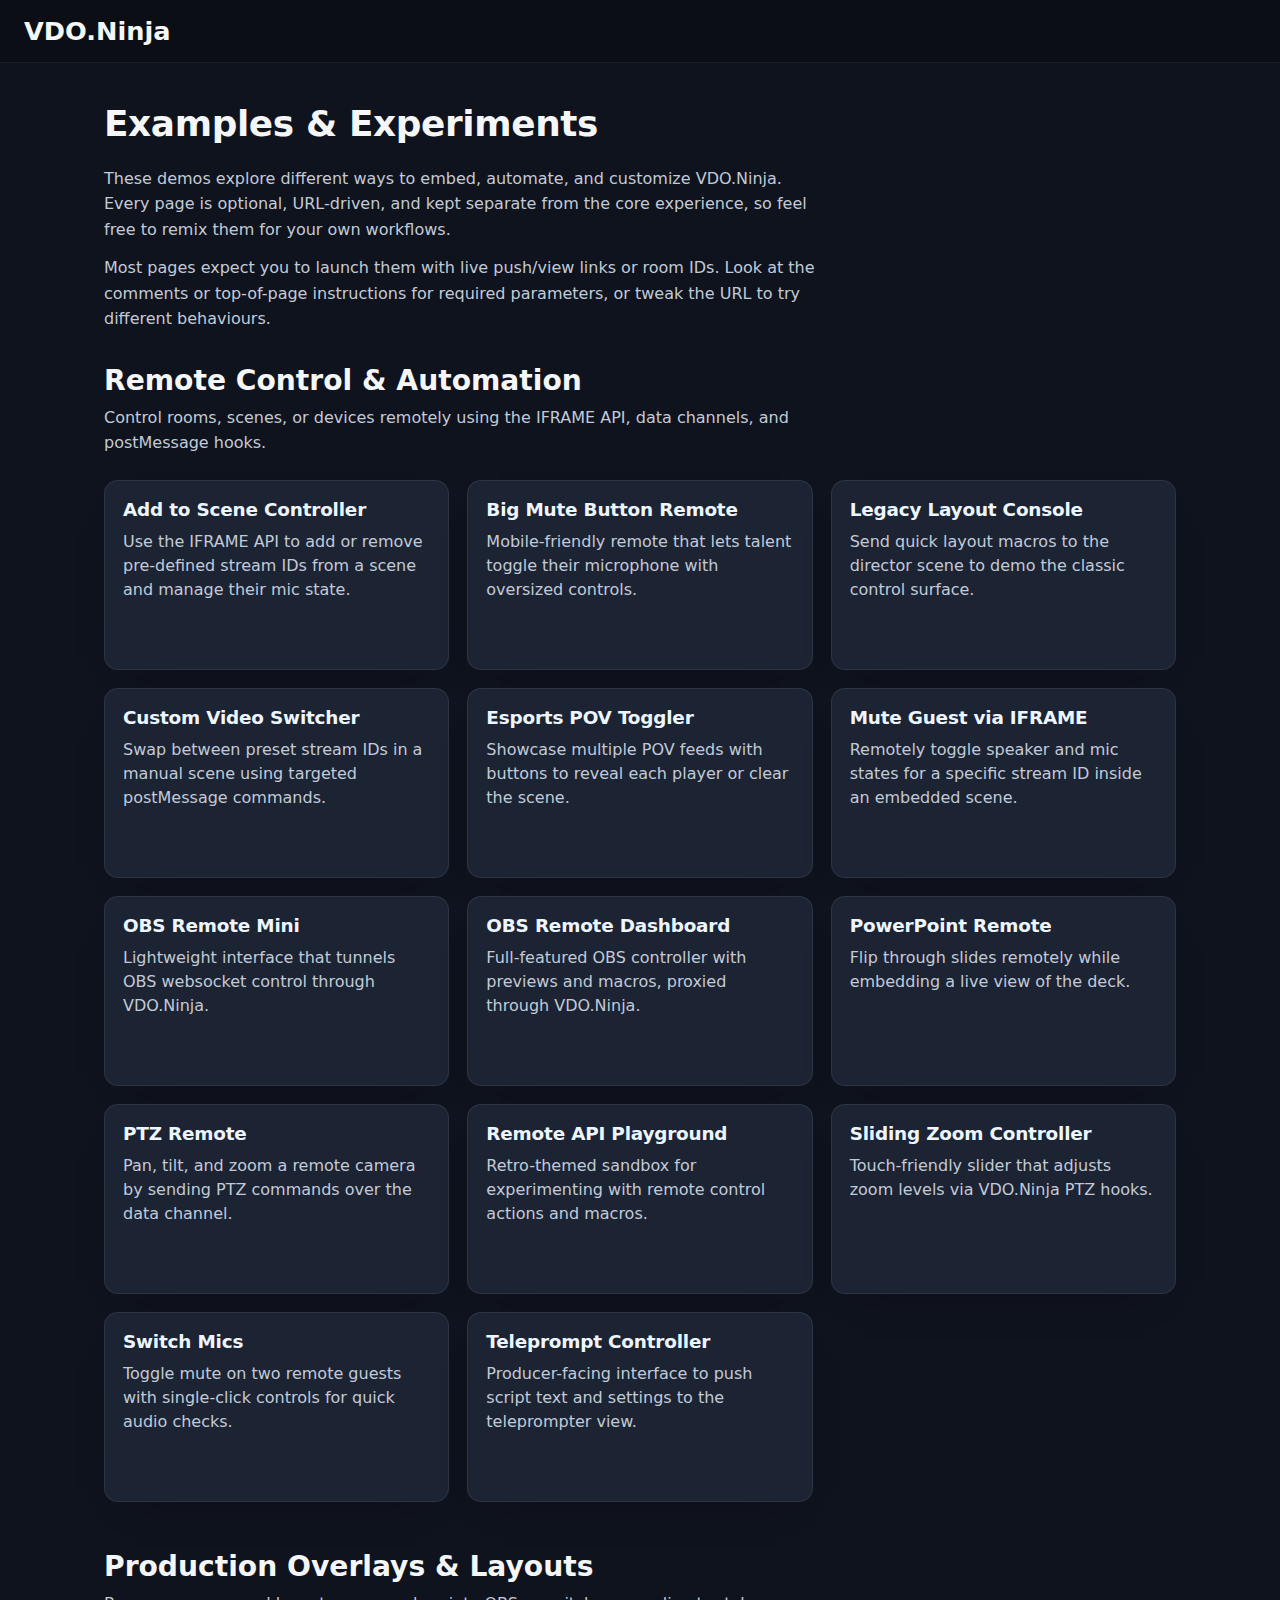
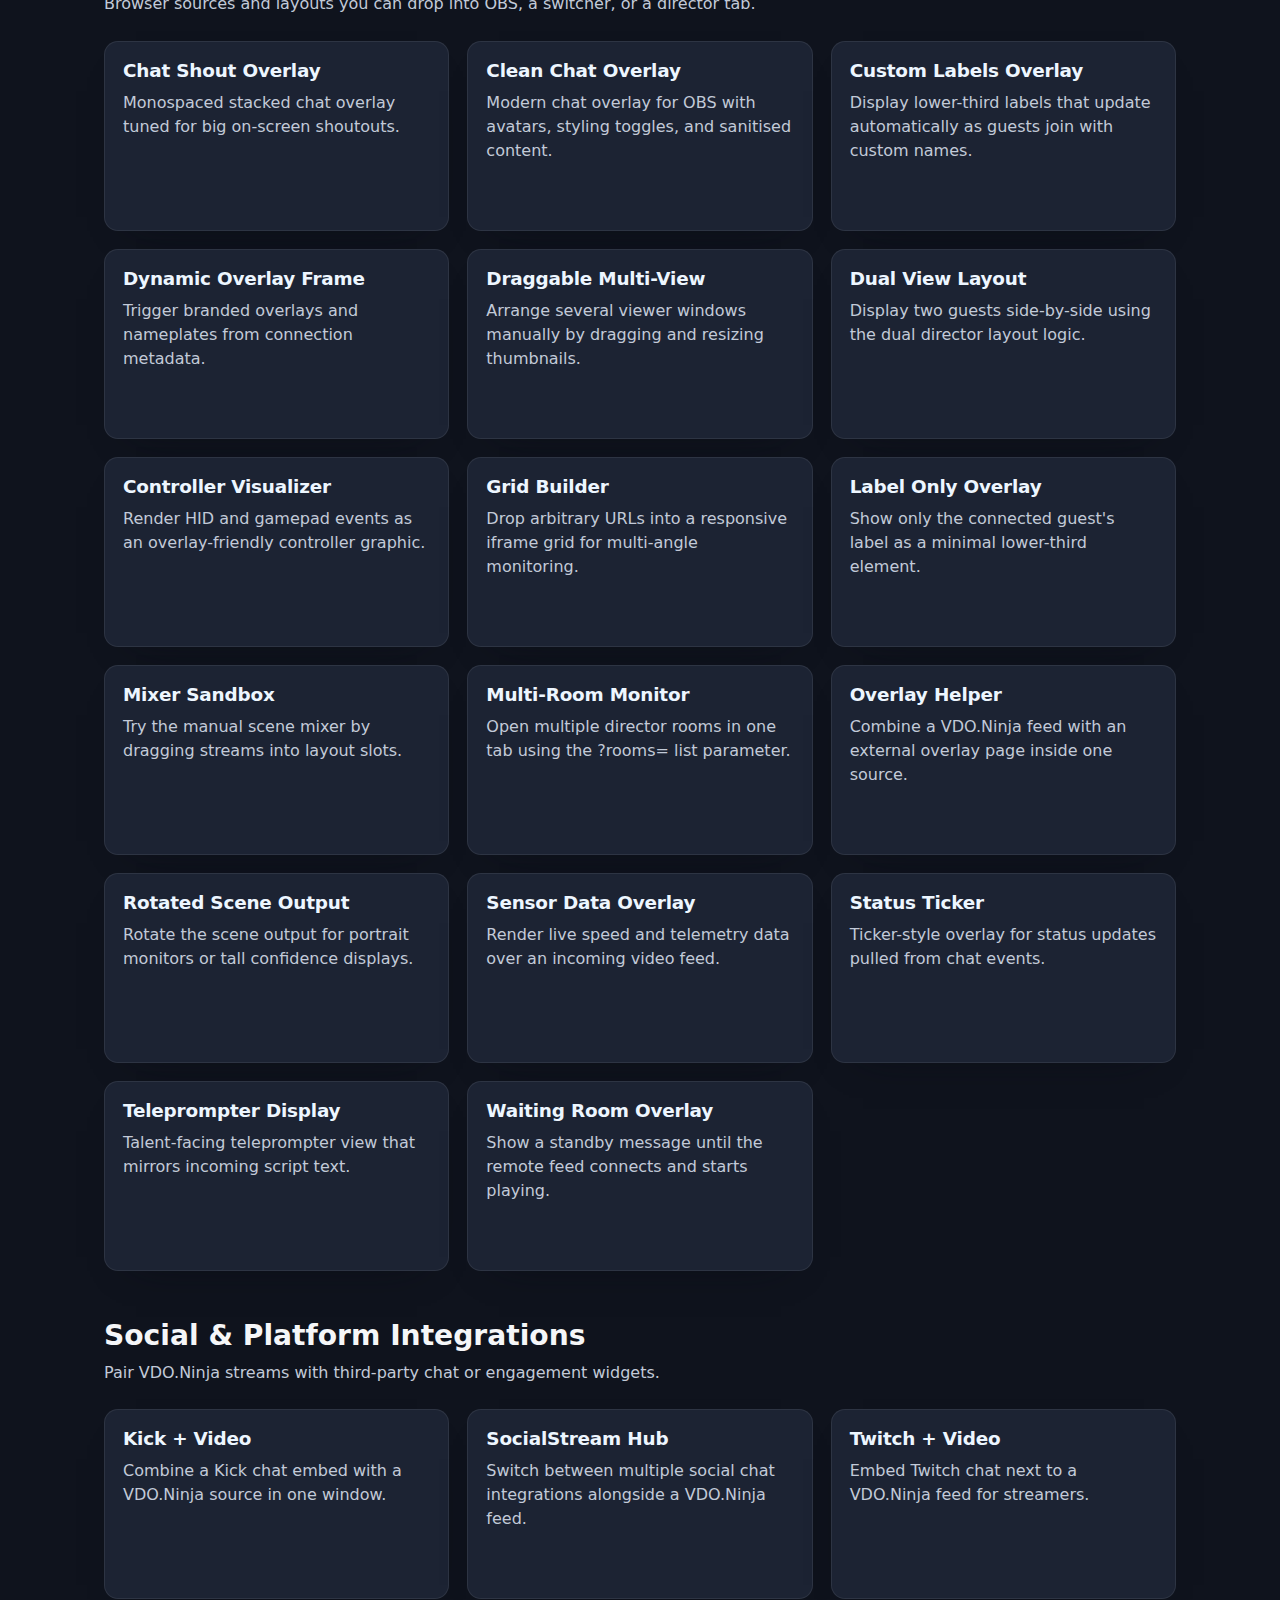
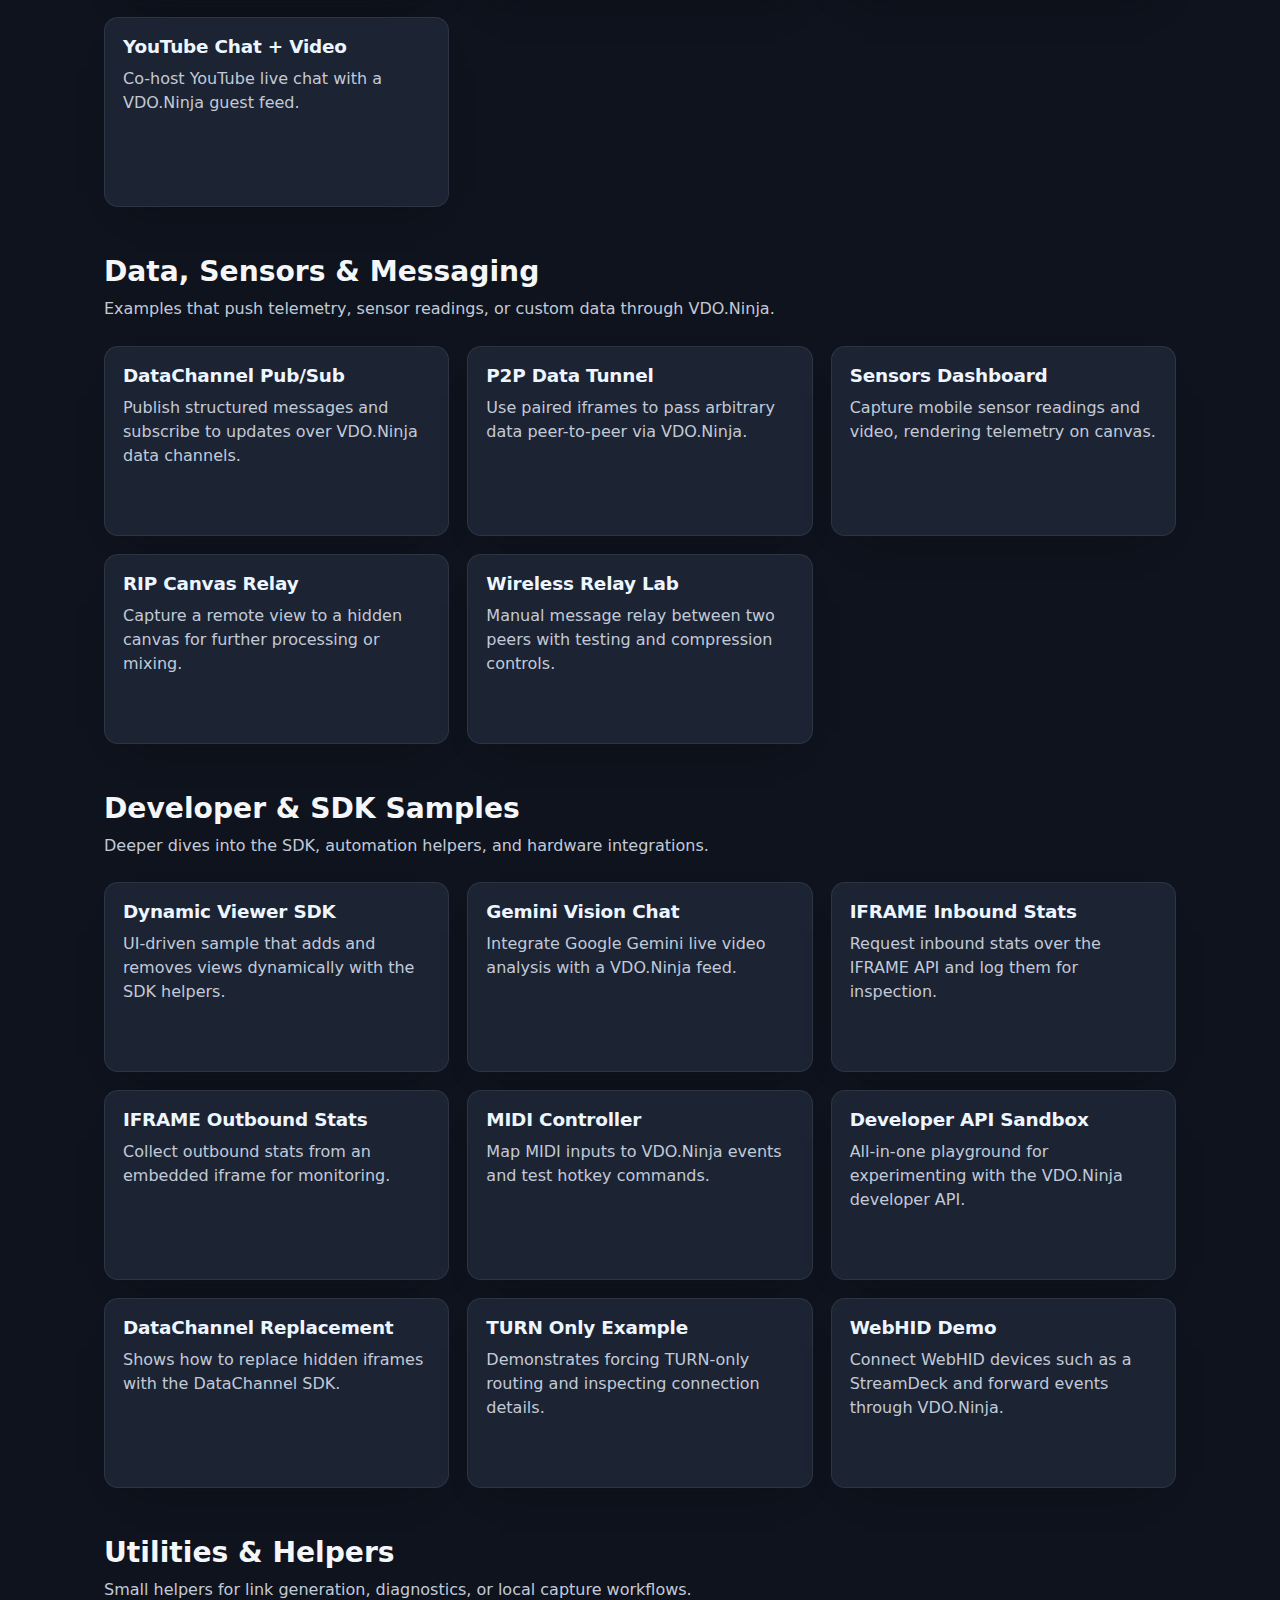
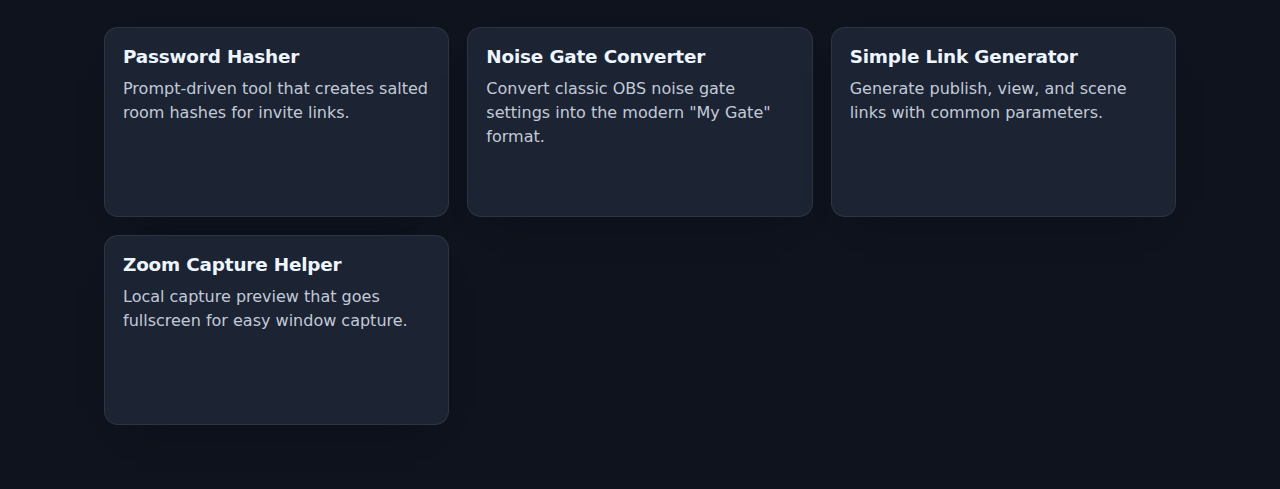
<file: examples/index.html>
<!DOCTYPE html>
<html lang="en">
<head>
	<meta charset="utf-8" />
	<meta name="viewport" content="width=device-width, initial-scale=1" />
	<title>VDO.Ninja Examples Catalog</title>
	<link rel="stylesheet" href="https://vdo.ninja/main.css" />
	<style>
		:root {
			--bg: #0f131d;
			--card-bg: #1c2333;
			--card-border: rgba(255, 255, 255, 0.08);
			--text-muted: #c2cad8;
			--accent: #8ecae6;
		}

		* {
			box-sizing: border-box;
		}

		body {
			margin: 0;
			min-height: 100vh;
			background: var(--bg);
			color: #f5f6f8;
			font-family: Inter, "Segoe UI", system-ui, -apple-system, sans-serif;
			position: relative !important;
		}

		a {
			color: #edf6ff;
			text-decoration: none;
		}

		a:hover,
		a:focus-visible {
			text-decoration: underline;
		}

		#header {
			padding: 16px 24px;
			background: rgba(0, 0, 0, 0.25);
			border-bottom: 1px solid rgba(255, 255, 255, 0.05);
		}

		#header a {
			color: #f5f6f8;
			font-size: 1.6rem;
			font-weight: 600;
			display: inline-flex;
			align-items: center;
			gap: 8px;
		}

		.container {
			max-width: 1120px;
			margin: 0 auto;
			padding: 40px 24px 64px;
		}

		.page-header {
			margin-bottom: 32px;
		}

		.page-header h1 {
			margin: 0 0 0.6em;
			font-size: clamp(2rem, 2.8vw, 2.6rem);
			letter-spacing: -0.01em;
		}

		.page-header p {
			margin: 0 0 0.8em;
			color: var(--text-muted);
			max-width: 70ch;
			line-height: 1.6;
		}

		#example-groups {
			display: flex;
			flex-direction: column;
			gap: 48px;
		}

		.group h2 {
			margin: 0;
			font-size: clamp(1.4rem, 2.2vw, 1.8rem);
		}

		.group-description {
			margin: 8px 0 24px;
			color: var(--text-muted);
			max-width: 70ch;
			line-height: 1.6;
		}

		.card-grid {
			display: grid;
			grid-template-columns: repeat(auto-fill, minmax(260px, 1fr));
			gap: 18px;
		}

		.example-card {
			display: flex;
			flex-direction: column;
			gap: 10px;
			min-height: 190px;
			padding: 18px;
			background: var(--card-bg);
			border: 1px solid var(--card-border);
			border-radius: 14px;
			box-shadow: 0 18px 40px -32px rgba(9, 11, 19, 0.9);
			transition: transform 0.2s ease, box-shadow 0.2s ease;
		}

		.example-card:hover {
			transform: translateY(-4px);
			box-shadow: 0 22px 42px -28px rgba(11, 15, 25, 0.85);
		}

		.example-card h3 {
			margin: 0;
			font-size: 1.15rem;
			letter-spacing: -0.01em;
		}

		.example-card p {
			margin: 0;
			color: var(--text-muted);
			line-height: 1.5;
		}

		.tag-list {
			margin: auto 0 0;
			padding: 0;
			list-style: none;
			display: flex;
			flex-wrap: wrap;
			gap: 6px;
		}

		.tag-list li {
			padding: 4px 10px;
			font-size: 0.72rem;
			font-weight: 600;
			letter-spacing: 0.05em;
			text-transform: uppercase;
			border-radius: 999px;
			background: rgba(142, 202, 230, 0.14);
			color: var(--accent);
		}

		@media (max-width: 720px) {
			.container {
				padding: 28px 18px 48px;
			}

			.card-grid {
				grid-template-columns: repeat(auto-fill, minmax(220px, 1fr));
			}
		}
	</style>
</head>
<body>
	<div id="header">
		<a id="logoname" href="../">
			<span data-translate="logo-header">
				<font id="qos">V</font>DO.Ninja
			</span>
		</a>
	</div>
	<main class="container">
		<section class="page-header">
			<h1>Examples &amp; Experiments</h1>
			<p>These demos explore different ways to embed, automate, and customize VDO.Ninja. Every page is optional,
				URL-driven, and kept separate from the core experience, so feel free to remix them for your own
				workflows.</p>
			<p>Most pages expect you to launch them with live push/view links or room IDs. Look at the comments or
				top-of-page instructions for required parameters, or tweak the URL to try different behaviours.</p>
		</section>
		<div id="example-groups"></div>
	</main>
	<script>
		const exampleGroups = [
			{
				name: "Remote Control & Automation",
				description: "Control rooms, scenes, or devices remotely using the IFRAME API, data channels, and postMessage hooks.",
				items: [
					{
						href: "addtoscene.html",
						title: "Add to Scene Controller",
						summary: "Use the IFRAME API to add or remove pre-defined stream IDs from a scene and manage their mic state."
					},
					{
						href: "bigmutebutton.html",
						title: "Big Mute Button Remote",
						summary: "Mobile-friendly remote that lets talent toggle their microphone with oversized controls."
					},
					{
						href: "control.html",
						title: "Legacy Layout Console",
						summary: "Send quick layout macros to the director scene to demo the classic control surface."
					},
					{
						href: "custom_video_switcher.html",
						title: "Custom Video Switcher",
						summary: "Swap between preset stream IDs in a manual scene using targeted postMessage commands."
					},
					{
						href: "esports.html",
						title: "Esports POV Toggler",
						summary: "Showcase multiple POV feeds with buttons to reveal each player or clear the scene."
					},
					{
						href: "muteguestiframe.html",
						title: "Mute Guest via IFRAME",
						summary: "Remotely toggle speaker and mic states for a specific stream ID inside an embedded scene."
					},
					{
						href: "obsremote.html",
						title: "OBS Remote Mini",
						summary: "Lightweight interface that tunnels OBS websocket control through VDO.Ninja."
					},
					{
						href: "obs_remote/index.html",
						title: "OBS Remote Dashboard",
						summary: "Full-featured OBS controller with previews and macros, proxied through VDO.Ninja."
					},
					{
						href: "powerpoint.html",
						title: "PowerPoint Remote",
						summary: "Flip through slides remotely while embedding a live view of the deck."
					},
					{
						href: "ptz.html",
						title: "PTZ Remote",
						summary: "Pan, tilt, and zoom a remote camera by sending PTZ commands over the data channel."
					},
					{
						href: "remoteapi.html",
						title: "Remote API Playground",
						summary: "Retro-themed sandbox for experimenting with remote control actions and macros."
					},
					{
						href: "slidingzoom.html",
						title: "Sliding Zoom Controller",
						summary: "Touch-friendly slider that adjusts zoom levels via VDO.Ninja PTZ hooks."
					},
					{
						href: "switchmics.html",
						title: "Switch Mics",
						summary: "Toggle mute on two remote guests with single-click controls for quick audio checks."
					},
					{
						href: "teleprompt.html",
						title: "Teleprompt Controller",
						summary: "Producer-facing interface to push script text and settings to the teleprompter view."
					}
				]
			},
			{
				name: "Production Overlays & Layouts",
				description: "Browser sources and layouts you can drop into OBS, a switcher, or a director tab.",
				items: [
					{
						href: "chat.html",
						title: "Chat Shout Overlay",
						summary: "Monospaced stacked chat overlay tuned for big on-screen shoutouts."
					},
					{
						href: "chatoverlay.html",
						title: "Clean Chat Overlay",
						summary: "Modern chat overlay for OBS with avatars, styling toggles, and sanitised content."
					},
					{
						href: "custom_labels.html",
						title: "Custom Labels Overlay",
						summary: "Display lower-third labels that update automatically as guests join with custom names."
					},
					{
						href: "custom_overlay.html",
						title: "Dynamic Overlay Frame",
						summary: "Trigger branded overlays and nameplates from connection metadata."
					},
					{
						href: "draggable.html",
						title: "Draggable Multi-View",
						summary: "Arrange several viewer windows manually by dragging and resizing thumbnails."
					},
					{
						href: "dual.html",
						title: "Dual View Layout",
						summary: "Display two guests side-by-side using the dual director layout logic."
					},
					{
						href: "gamecontroller.html",
						title: "Controller Visualizer",
						summary: "Render HID and gamepad events as an overlay-friendly controller graphic."
					},
					{
						href: "grid.html",
						title: "Grid Builder",
						summary: "Drop arbitrary URLs into a responsive iframe grid for multi-angle monitoring."
					},
					{
						href: "labelonly.html",
						title: "Label Only Overlay",
						summary: "Show only the connected guest's label as a minimal lower-third element."
					},
					{
						href: "mixer.html",
						title: "Mixer Sandbox",
						summary: "Try the manual scene mixer by dragging streams into layout slots."
					},
					{
						href: "multi.html",
						title: "Multi-Room Monitor",
						summary: "Open multiple director rooms in one tab using the ?rooms= list parameter."
					},
					{
						href: "overlay.html",
						title: "Overlay Helper",
						summary: "Combine a VDO.Ninja feed with an external overlay page inside one source."
					},
					{
						href: "rotated.html",
						title: "Rotated Scene Output",
						summary: "Rotate the scene output for portrait monitors or tall confidence displays."
					},
					{
						href: "sensoroverlay.html",
						title: "Sensor Data Overlay",
						summary: "Render live speed and telemetry data over an incoming video feed."
					},
					{
						href: "status.html",
						title: "Status Ticker",
						summary: "Ticker-style overlay for status updates pulled from chat events."
					},
					{
						href: "teleprompter.html",
						title: "Teleprompter Display",
						summary: "Talent-facing teleprompter view that mirrors incoming script text."
					},
					{
						href: "waitingroom.html",
						title: "Waiting Room Overlay",
						summary: "Show a standby message until the remote feed connects and starts playing."
					}
				]
			},
			{
				name: "Social & Platform Integrations",
				description: "Pair VDO.Ninja streams with third-party chat or engagement widgets.",
				items: [
					{
						href: "kick.html",
						title: "Kick + Video",
						summary: "Combine a Kick chat embed with a VDO.Ninja source in one window."
					},
					{
						href: "socal.html",
						title: "SocialStream Hub",
						summary: "Switch between multiple social chat integrations alongside a VDO.Ninja feed."
					},
					{
						href: "twitch.html",
						title: "Twitch + Video",
						summary: "Embed Twitch chat next to a VDO.Ninja feed for streamers."
					},
					{
						href: "youtube.html",
						title: "YouTube Chat + Video",
						summary: "Co-host YouTube live chat with a VDO.Ninja guest feed."
					}
				]
			},
			{
				name: "Data, Sensors & Messaging",
				description: "Examples that push telemetry, sensor readings, or custom data through VDO.Ninja.",
				items: [
					{
						href: "datachannel-pubsub.html",
						title: "DataChannel Pub/Sub",
						summary: "Publish structured messages and subscribe to updates over VDO.Ninja data channels."
					},
					{
						href: "p2p.html",
						title: "P2P Data Tunnel",
						summary: "Use paired iframes to pass arbitrary data peer-to-peer via VDO.Ninja."
					},
					{
						href: "sensors.html",
						title: "Sensors Dashboard",
						summary: "Capture mobile sensor readings and video, rendering telemetry on canvas."
					},
					{
						href: "rip.html",
						title: "RIP Canvas Relay",
						summary: "Capture a remote view to a hidden canvas for further processing or mixing."
					},
					{
						href: "wireless.html",
						title: "Wireless Relay Lab",
						summary: "Manual message relay between two peers with testing and compression controls."
					}
				]
			},
			{
				name: "Developer & SDK Samples",
				description: "Deeper dives into the SDK, automation helpers, and hardware integrations.",
				items: [
					{
						href: "dynamic-viewer.html",
						title: "Dynamic Viewer SDK",
						summary: "UI-driven sample that adds and removes views dynamically with the SDK helpers."
					},
					{
						href: "googleai.html",
						title: "Gemini Vision Chat",
						summary: "Integrate Google Gemini live video analysis with a VDO.Ninja feed."
					},
					{
						href: "iframe.inbound-stats.html",
						title: "IFRAME Inbound Stats",
						summary: "Request inbound stats over the IFRAME API and log them for inspection."
					},
					{
						href: "iframe.outbound-stats.html",
						title: "IFRAME Outbound Stats",
						summary: "Collect outbound stats from an embedded iframe for monitoring."
					},
					{
						href: "midi.html",
						title: "MIDI Controller",
						summary: "Map MIDI inputs to VDO.Ninja events and test hotkey commands."
					},
					{
						href: "sandbox.html",
						title: "Developer API Sandbox",
						summary: "All-in-one playground for experimenting with the VDO.Ninja developer API."
					},
					{
						href: "simple-iframe-replacement.html",
						title: "DataChannel Replacement",
						summary: "Shows how to replace hidden iframes with the DataChannel SDK."
					},
					{
						href: "turn-only-example.html",
						title: "TURN Only Example",
						summary: "Demonstrates forcing TURN-only routing and inspecting connection details."
					},
					{
						href: "webhid.html",
						title: "WebHID Demo",
						summary: "Connect WebHID devices such as a StreamDeck and forward events through VDO.Ninja."
					}
				]
			},
			{
				name: "Utilities & Helpers",
				description: "Small helpers for link generation, diagnostics, or local capture workflows.",
				items: [
					{
						href: "changepass.html",
						title: "Password Hasher",
						summary: "Prompt-driven tool that creates salted room hashes for invite links."
					},
					{
						href: "noisegate.html",
						title: "Noise Gate Converter",
						summary: "Convert classic OBS noise gate settings into the modern \"My Gate\" format."
					},
					{
						href: "simplelink.html",
						title: "Simple Link Generator",
						summary: "Generate publish, view, and scene links with common parameters."
					},
					{
						href: "zoom.html",
						title: "Zoom Capture Helper",
						summary: "Local capture preview that goes fullscreen for easy window capture."
					}
				]
			}
		];

		const groupsRoot = document.getElementById("example-groups");

		for (const group of exampleGroups) {
			const section = document.createElement("section");
			section.className = "group";

			const heading = document.createElement("h2");
			heading.textContent = group.name;
			section.appendChild(heading);

			if (group.description) {
				const desc = document.createElement("p");
				desc.className = "group-description";
				desc.textContent = group.description;
				section.appendChild(desc);
			}

			const grid = document.createElement("div");
			grid.className = "card-grid";

			for (const item of group.items) {
				const card = document.createElement("article");
				card.className = "example-card";

				const title = document.createElement("h3");
				const link = document.createElement("a");
				link.href = item.href;
				link.textContent = item.title;
				title.appendChild(link);
				card.appendChild(title);

				const summary = document.createElement("p");
				summary.textContent = item.summary;
				card.appendChild(summary);

				if (Array.isArray(item.tags) && item.tags.length) {
					const tagList = document.createElement("ul");
					tagList.className = "tag-list";
					for (const tag of item.tags) {
						const tagItem = document.createElement("li");
						tagItem.textContent = tag;
						tagList.appendChild(tagItem);
					}
					card.appendChild(tagList);
				}

				grid.appendChild(card);
			}

			section.appendChild(grid);
			groupsRoot.appendChild(section);
		}
	</script>
</body>
</html>
</file>
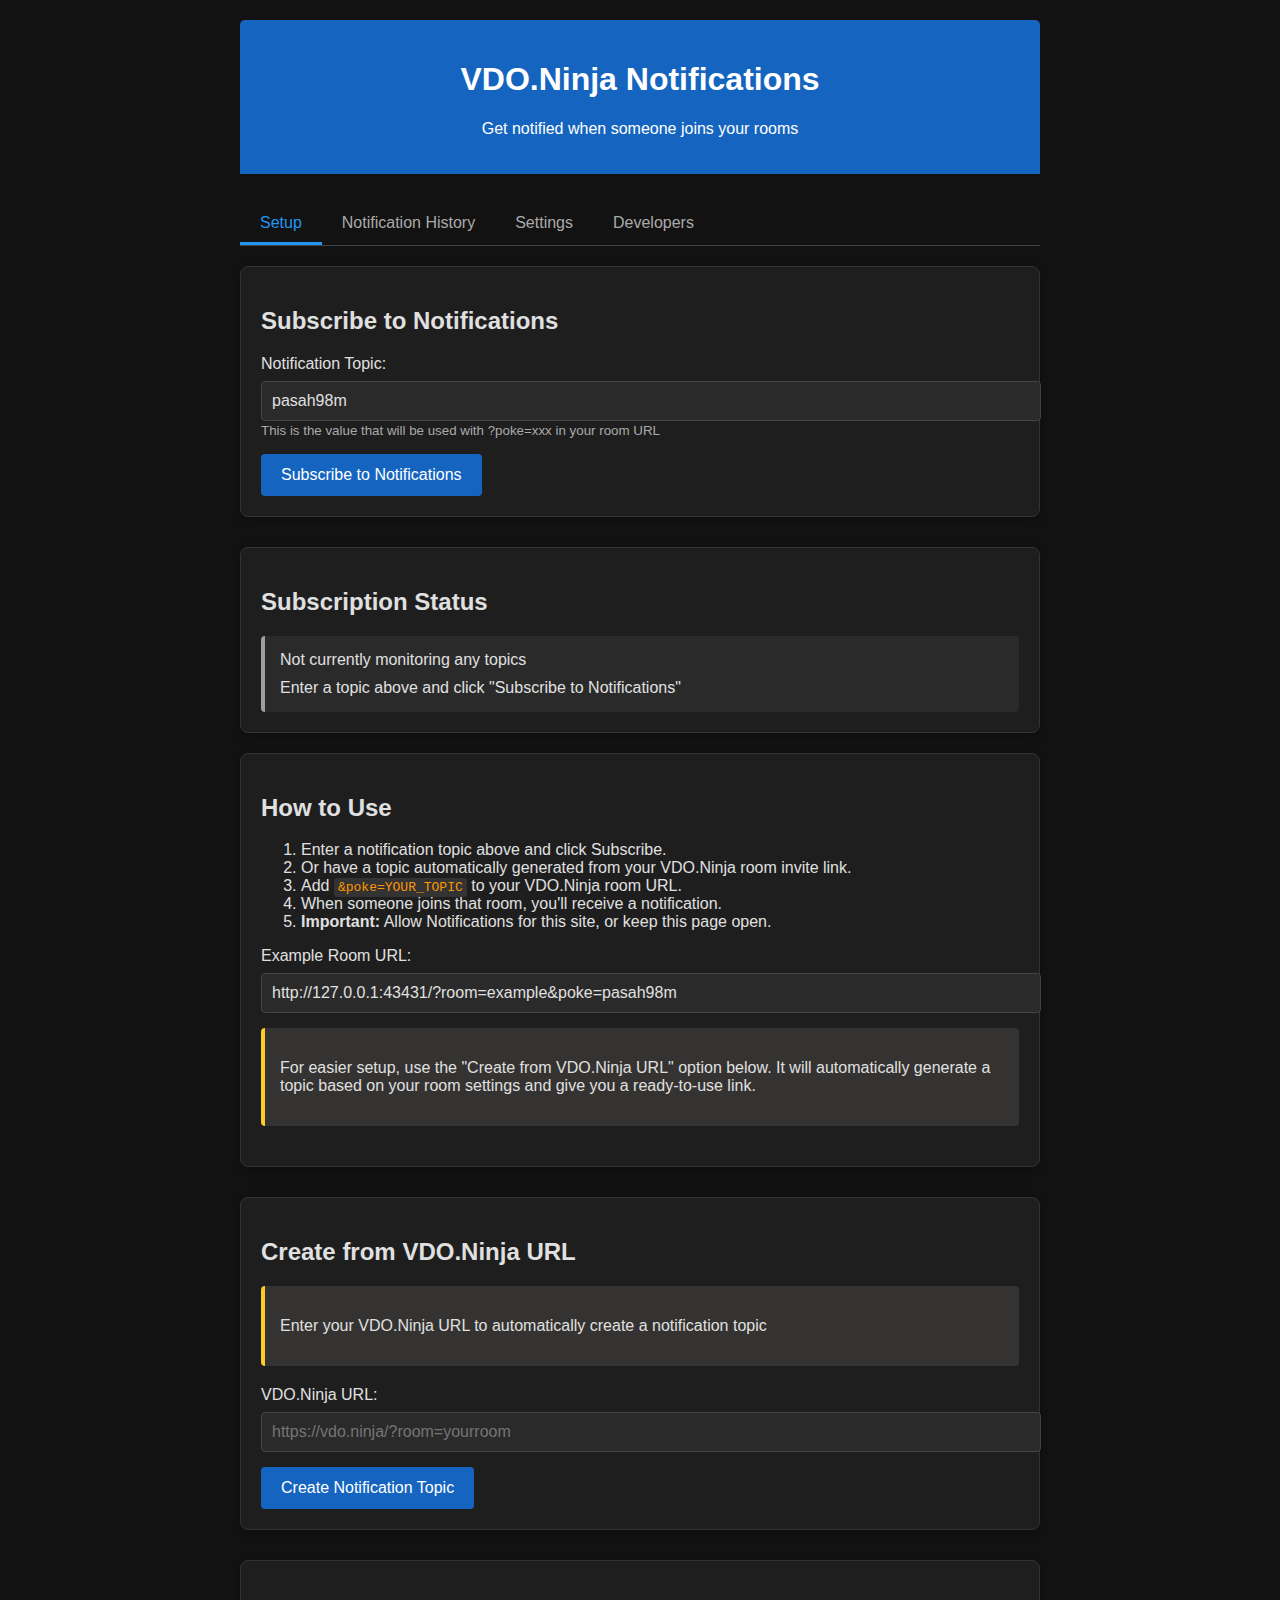
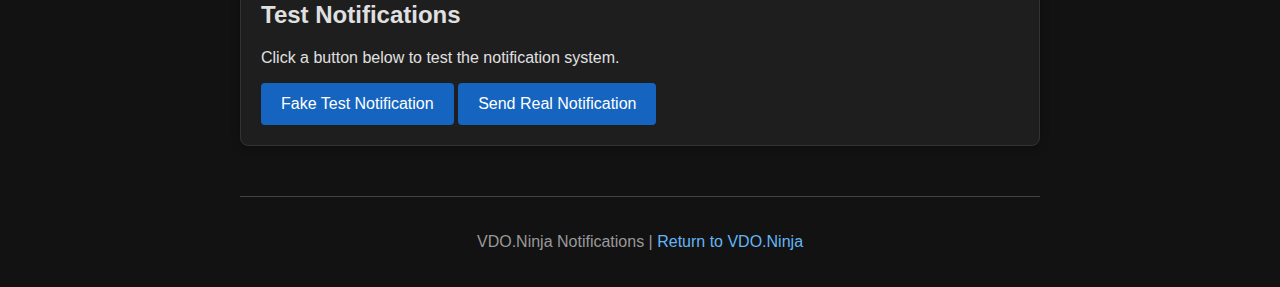
<file: notifications/index.html>
<!DOCTYPE html>
<html lang="en">
<head>
  <meta charset="UTF-8">
  <meta name="viewport" content="width=device-width, initial-scale=1.0">
  <title>VDO.Ninja Notifications</title>
  <link rel="manifest" href="manifest.json">
  <meta name="theme-color" content="#1565c0">

	<link rel="shortcut icon" href="data:image/x-icon;," type="image/x-icon" />
	<link id="favicon1" rel="icon" type="image/png" sizes="32x32" href="/notifications/media/favicon-32x32.png" />
	<link id="favicon2" rel="icon" type="image/png" sizes="16x16" href="/notifications/media/favicon-16x16.png" />
	<link id="favicon3" rel="icon" href="/notifications/media/favicon.ico" />
  
  <style>body {
  font-family: -apple-system, BlinkMacSystemFont, 'Segoe UI', Roboto, Oxygen, Ubuntu, Cantarell, 'Open Sans', 'Helvetica Neue', sans-serif;
  margin: 0;
  padding: 0;
  background-color: #121212;
  color: #e0e0e0;
}
#subscription-status-panel {
  margin-top: 20px;
  margin-bottom: 20px;
}

#subscription-status-details .status {
  display: flex;
  flex-direction: column;
  gap: 10px;
}

#subscription-status-details p {
  margin: 0;
}

#subscription-status-details .status {
  display: flex;
  flex-direction: column;
  gap: 10px;
}

#subscription-status-details p {
  margin: 0;
}

#sw-connection-status {
  font-weight: bold;
}

#sw-connection-status.connected {
  color: #4caf50;
}

#sw-connection-status.polling {
  color: #ff9800;
}

#sw-connection-status.disconnected {
  color: #f44336;
}

#unsubscribe-button {
  align-self: flex-start;
  margin-top: 5px;
}
#connection-status-display {
  font-weight: bold;
}

#connection-status-display.connected {
  color: #4caf50;
}

#connection-status-display.polling {
  color: #ff9800;
}

#connection-status-display.disconnected {
  color: #f44336;
}

#unsubscribe-button {
  align-self: flex-start;
  margin-top: 5px;
}
.container {
  max-width: 800px;
  margin: 0 auto;
  padding: 20px;
}
.tab-content {
  display: none;
}

.tab-content.active {
  display: block;
}
.header {
  background-color: #1565c0;
  color: white;
  padding: 20px;
  text-align: center;
  border-radius: 5px 5px 0 0;
  margin-bottom: 30px;
}

.notification-card {
  background-color: #1e1e1e;
  border-radius: 8px;
  box-shadow: 0 2px 10px rgba(0,0,0,0.3);
  padding: 20px;
  margin-bottom: 30px;
  border: 1px solid #333;
}

.form-group {
  margin-bottom: 15px;
}

label {
  display: block;
  margin-bottom: 8px;
  font-weight: 500;
}

input[type="text"], select {
  width: 100%;
  padding: 10px;
  border: 1px solid #444;
  border-radius: 4px;
  font-size: 16px;
  background-color: #2a2a2a;
  color: #e0e0e0;
}

small {
  color: #aaa;
}

button {
  background-color: #1565c0;
  color: white;
  border: none;
  padding: 12px 20px;
  border-radius: 4px;
  cursor: pointer;
  font-size: 16px;
  transition: background-color 0.3s;
}

button:hover {
  background-color: #0d47a1;
}

button.secondary {
  background-color: #424242;
  color: #e0e0e0;
}

button.secondary:hover {
  background-color: #616161;
}

button.danger {
  background-color: #c62828;
}

button.danger:hover {
  background-color: #b71c1c;
}

.status {
  margin-top: 20px;
  padding: 15px;
  border-radius: 4px;
}

.status.active {
  background-color: rgba(33, 150, 243, 0.15);
  border-left: 4px solid #2196F3;
}

.status.inactive {
  background-color: #2a2a2a;
  border-left: 4px solid #9e9e9e;
}

.notification-history {
  margin-top: 30px;
}

.notification-item {
  padding: 15px;
  background-color: #1e1e1e;
  border-radius: 4px;
  margin-bottom: 10px;
  box-shadow: 0 1px 3px rgba(0,0,0,0.2);
  display: flex;
  align-items: center;
  border: 1px solid #333;
}

.notification-item .time {
  color: #999;
  font-size: 14px;
  margin-top: 5px;
}

.notification-item .content {
  flex: 1;
}

.notification-item .actions {
  margin-left: 15px;
}

.notification-icon {
  margin-right: 15px;
  font-size: 24px;
}

.tabs {
  display: flex;
  margin-bottom: 20px;
  border-bottom: 1px solid #444;
}

.tab {
  padding: 10px 20px;
  cursor: pointer;
  border-bottom: 3px solid transparent;
  color: #aaa;
}

.tab.active {
  border-bottom-color: #2196F3;
  color: #2196F3;
}

.tab-content {
  display: none;
}

.tab-content.active {
  display: block;
}

.info-box {
  background-color: rgba(255, 248, 225, 0.1);
  border-left: 4px solid #ffca28;
  padding: 15px;
  margin-bottom: 20px;
  border-radius: 4px;
}

.footer {
  text-align: center;
  margin-top: 50px;
  padding-top: 20px;
  border-top: 1px solid #444;
  color: #999;
}

.status.warning {
  background-color: rgba(255, 152, 0, 0.15);
  border-left: 4px solid #ff9800;
}

@keyframes slide-in {
  from { transform: translateX(100%); opacity: 0; }
  to { transform: translateX(0); opacity: 1; }
}

/* Add animation for shake effect */
@keyframes shake {
  0% { transform: translateX(0); }
  10% { transform: translateX(-5px); }
  20% { transform: translateX(5px); }
  30% { transform: translateX(-5px); }
  40% { transform: translateX(5px); }
  50% { transform: translateX(-5px); }
  60% { transform: translateX(5px); }
  70% { transform: translateX(-5px); }
  80% { transform: translateX(5px); }
  90% { transform: translateX(-5px); }
  100% { transform: translateX(0); }
}

.shake {
  animation: shake 0.5s ease-in-out;
}

/* Add styles for the visual notification popup */
.notification-popup {
  position: fixed;
  top: 20px;
  right: 20px;
  z-index: 10000;
  width: 350px;
  background-color: #1e1e1e;
  border-radius: 8px;
  box-shadow: 0 4px 12px rgba(0,0,0,0.3);
  padding: 15px;
  border-left: 4px solid #2196F3;
  animation: slide-in 0.3s ease;
  color: #e0e0e0;
  opacity: 0.95;
  backdrop-filter: blur(4px);
  border: 1px solid #2196F3;
}

.notification-popup-header {
  display: flex;
  justify-content: space-between;
  align-items: center;
  margin-bottom: 10px;
}

.notification-popup-title {
  margin: 0;
  font-size: 18px;
  color: #2196F3;
}

.notification-popup-close {
  background: none;
  border: none;
  color: #999;
  cursor: pointer;
  font-size: 18px;
  padding: 0;
}

.notification-popup-body {
  margin-bottom: 15px;
}

.notification-popup-actions {
  display: flex;
  justify-content: flex-end;
}

.notification-popup-actions button {
  margin-left: 10px;
  padding: 8px 15px;
  font-size: 14px;
}

/* Add a pulsating glow effect to the active status */
.status.active {
  animation: pulse 2s infinite;
}

@keyframes pulse {
  0% { box-shadow: 0 0 0 0 rgba(33, 150, 243, 0.4); }
  70% { box-shadow: 0 0 0 10px rgba(33, 150, 243, 0); }
  100% { box-shadow: 0 0 0 0 rgba(33, 150, 243, 0); }
}

/* Add styles for a fullscreen flash effect */
.notification-flash {
  position: fixed;
  top: 0;
  left: 0;
  right: 0;
  bottom: 0;
  background-color: rgba(33, 150, 243, 0.2);
  z-index: 9999;
  pointer-events: none;
  animation: flash 0.5s ease-out;
}

@keyframes flash {
  0% { opacity: 0; }
  50% { opacity: 1; }
  100% { opacity: 0; }
}

code {
  background-color: #333;
  padding: 2px 4px;
  border-radius: 3px;
  color: #ff9800;
}

a {
  color: #64b5f6;
  text-decoration: none;
}

a:hover {
  text-decoration: underline;
}

/* Add highlight for new notifications in history */
.notification-item.new {
  border-left: 4px solid #2196F3;
  animation: highlight-new 2s ease;
}

@keyframes highlight-new {
  0% { background-color: rgba(33, 150, 243, 0.3); }
  100% { background-color: #1e1e1e; }
}
  </style>
</head>
<body>
  <div class="container">
    <div class="header">
      <h1>VDO.Ninja Notifications</h1>
      <p>Get notified when someone joins your rooms</p>
    </div>
    
    <div class="tabs">
      <div class="tab active" data-tab="setup">Setup</div>
      <div class="tab" data-tab="history">Notification History</div>
      <div class="tab" data-tab="settings">Settings</div>
	  <div class="tab" data-tab="developer">Developers</div>
    </div>
	<content>
		<div class="tab-content active" id="setup-tab">
		  <div class="notification-card">
			<h2>Subscribe to Notifications</h2>
			
			<div class="form-group">
			  <label for="topic-input">Notification Topic:</label>
			  <input type="text" id="topic-input" placeholder="Enter a topic name">
			  <small>This is the value that will be used with ?poke=xxx in your room URL</small>
			</div>
			
			<button id="subscribe-btn">Subscribe to Notifications</button>
			
			<div id="notification-status"></div>
		  </div>
		  
		  <div class="notification-card">
			<h2>How to Use</h2>
			<ol>
			  <li>Enter a notification topic above and click Subscribe.</li>
			  <li>Or have a topic automatically generated from your VDO.Ninja room invite link.</li>
			  <li>Add <code>&amp;poke=YOUR_TOPIC</code> to your VDO.Ninja room URL.</li>
			  <li>When someone joins that room, you'll receive a notification.</li>
			  <li><strong>Important:</strong> Allow Notifications for this site, or keep this page open.</li>
			</ol>
			
			<div class="form-group">
			  <label>Example Room URL:</label>
			  <input type="text" id="example-url" readonly>
			</div>
			
			<div class="info-box">
			  <p>For easier setup, use the "Create from VDO.Ninja URL" option below. It will automatically generate a topic based on your room settings and give you a ready-to-use link.</p>
			</div>
		  </div>
		  
		  <div class="notification-card">
		    <h2>Create from VDO.Ninja URL</h2>
			  <div class="info-box">
				<p>Enter your VDO.Ninja URL to automatically create a notification topic</p>
			  </div>
			  
			  <div class="form-group">
				<label for="vdo-url-input">VDO.Ninja URL:</label>
				<input type="text" id="vdo-url-input" placeholder="https://vdo.ninja/?room=yourroom">
			  </div>
			  
			  <button id="parse-url-btn">Create Notification Topic</button>
			  
			  <div id="parsed-url-output" style="margin-top: 15px; display: none;">
				<div class="form-group">
				  <label>Generated Topic:</label>
				  <input type="text" id="generated-topic" readonly>
				</div>
				<div class="form-group">
				  <label>Notification URL for Guests:</label>
				  <input type="text" id="notification-url" readonly>
				  <button id="copy-url-btn" class="secondary" style="margin-top: 10px;">Copy URL</button>
				</div>
				<button id="use-generated-topic" style="margin-top: 10px;">Use This Topic</button>
			  </div>
		  </div>
		  
		  <div class="notification-card">
			  <h2>Test Notifications</h2>
			  <p>Click a button below to test the notification system.</p>
			  <button id="fake-notification-btn">Fake Test Notification</button> <button id="test-notification-btn">Send Real Notification</button> 
			</div>
		</div>
		
		<div class="tab-content" id="history-tab">
		  <div class="notification-card">
			<h2>Recent Notifications</h2>
			<div id="notification-history">
			  <p>No notifications yet.</p>
			</div>
		  </div>
		</div>
		
		<div class="tab-content" id="settings-tab">
		  <div class="notification-card">
			<h2>Notification Settings</h2>
			
			<div class="form-group">
			  <label for="notification-sound">Notification Sound:</label>
			  <select id="notification-sound">
				<option value="default">Default Sound</option>
				<option value="chime">Chime</option>
				<option value="bell">Bell</option>
				<option value="none">No Sound</option>
			  </select>
			</div>
			
			<div class="form-group">
			  <label>
				<input type="checkbox" id="desktop-notifications" checked>
				Enable Desktop Notifications
			  </label>
			</div>
			
			<button id="clear-history" class="secondary">Clear Notification History</button>
			<button id="unsubscribe-all" class="danger">Unsubscribe from All Topics</button>
		  </div>
		</div>
		
		
		<div class="tab-content" id="developer-tab">
			<div class="notification-card">
			  <h2>Developer Integration</h2>
			  <p>Learn how to integrate with the VDO.Ninja notification system using Server-Sent Events (SSE).</p>
			  
			  <div class="info-box">
				<p>This API allows developers to subscribe to room join events programmatically using SSE.</p>
			  </div>
			  
			  <h3>SSE Endpoint</h3>
			  <div class="form-group">
				<label>Base URL:</label>
				<input type="text" value="https://notify.vdo.ninja" readonly>
			  </div>
			  
			  <h3>Connection Example</h3>
			  <pre style="background-color: #2a2a2a; padding: 15px; border-radius: 4px; overflow: auto;">
		// Basic SSE connection
		const topic = "your_notification_topic";
		const evtSource = new EventSource(\`https://notify.vdo.ninja/events?topic=\${topic}\`);

		// Handle connection
		evtSource.addEventListener('connect', (event) => {
		  console.log('Connected to notification service', JSON.parse(event.data));
		});

		// Listen for notifications
		evtSource.addEventListener('notification', (event) => {
		  const notification = JSON.parse(event.data);
		  console.log('New notification received:', notification);
		  // Handle notification - show alert, update UI, etc.
		});

		// Handle errors and reconnection
		evtSource.onerror = (error) => {
		  console.error('SSE connection error:', error);
		  
		  // Implement reconnection logic here
		  if (evtSource.readyState === EventSource.CLOSED) {
			// Connection closed, try to reconnect
			setTimeout(() => {
			  // Reconnect logic
			}, 2000);
		  }
		};

		// To disconnect
		function disconnect() {
		  if (evtSource) {
			evtSource.close();
			evtSource = null;
		  }
		}</pre>
			  
			  <h3>Fallback Polling</h3>
			  <p>For browsers that don't support SSE or in cases where long-lived connections are problematic:</p>
			  
			  <pre style="background-color: #2a2a2a; padding: 15px; border-radius: 4px; overflow: auto;">
		// Polling fallback example
		async function pollForNotifications(topic, lastPollTime) {
		  try {
			const response = await fetch(
			  \`https://notify.vdo.ninja/poll?topic=\${topic}&since=\${lastPollTime}\`
			);
			const data = await response.json();
			
			if (data.error) {
			  console.error('Error during polling:', data.error);
			} else if (data.notifications && data.notifications.length > 0) {
			  data.notifications.forEach(notification => {
				console.log('New notification:', notification);
				// Handle notification
			  });
			}
			
			return Date.now(); // Return current time for next poll
		  } catch (error) {
			console.error('Error during fallback polling:', error);
			return lastPollTime; // Keep the same lastPollTime on error
		  }
		}

		// Start polling every minute
		let lastPollTime = Date.now();
		const pollingInterval = setInterval(async () => {
		  lastPollTime = await pollForNotifications('your_topic', lastPollTime);
		}, 60000);</pre>
			  
			  <h3>Best Practices</h3>
			  <ul style="margin-left: 20px; line-height: 1.6;">
				<li><strong>Exponential Backoff:</strong> Implement exponential backoff for reconnection attempts to avoid overwhelming the server.</li>
				<li><strong>Fallback Mechanism:</strong> Always provide a polling fallback for browsers that don't support SSE.</li>
				<li><strong>Topic Security:</strong> Use a secure hash function to generate topics from sensitive room data.</li>
				<li><strong>Error Handling:</strong> Properly handle network errors and reconnection scenarios.</li>
				<li><strong>Offline Detection:</strong> Detect when the client goes offline and handle reconnection appropriately when back online.</li>
				<li><strong>Testing:</strong> Periodically test the connection to ensure it's still alive, as some proxies might silently kill long-lived connections.</li>
			  </ul>
			  
			  <h3>API Reference</h3>
			  <table style="width: 100%; border-collapse: collapse; margin-top: 15px;">
				<tr style="background-color: #333; text-align: left;">
				  <th style="padding: 10px;">Endpoint</th>
				  <th style="padding: 10px;">Description</th>
				</tr>
				<tr style="border-bottom: 1px solid #444;">
				  <td style="padding: 10px;"><code>/events?topic={topic}</code></td>
				  <td style="padding: 10px;">SSE endpoint for real-time notifications</td>
				</tr>
				<tr style="border-bottom: 1px solid #444;">
				  <td style="padding: 10px;"><code>/poll?topic={topic}&since={timestamp}</code></td>
				  <td style="padding: 10px;">Polling endpoint for fetching notifications since a timestamp</td>
				</tr>
				<tr>
				  <td style="padding: 10px;"><code>/?notify={topic}&message={message}</code></td>
				  <td style="padding: 10px;">Send a notification to a topic</td>
				</tr>
			  </table>
			  
			  <div class="info-box" style="margin-top: 20px;">
				<h4 style="margin-top: 0;">Complete Integration</h4>
				<p>For a complete integration example, check out the <code>NotificationManager</code> class in the source code of this page.</p>
			  </div>
			</div>
		</div>
    </content>


	<div class="footer">
	  <p>VDO.Ninja Notifications | <a href="https://vdo.ninja" target="_blank">Return to VDO.Ninja</a></p>
	</div>
  </div>
  
  <script src="notifications.js?v=36"></script>
  <script src="app.js?v=32"></script>
</body>
</html>
</file>
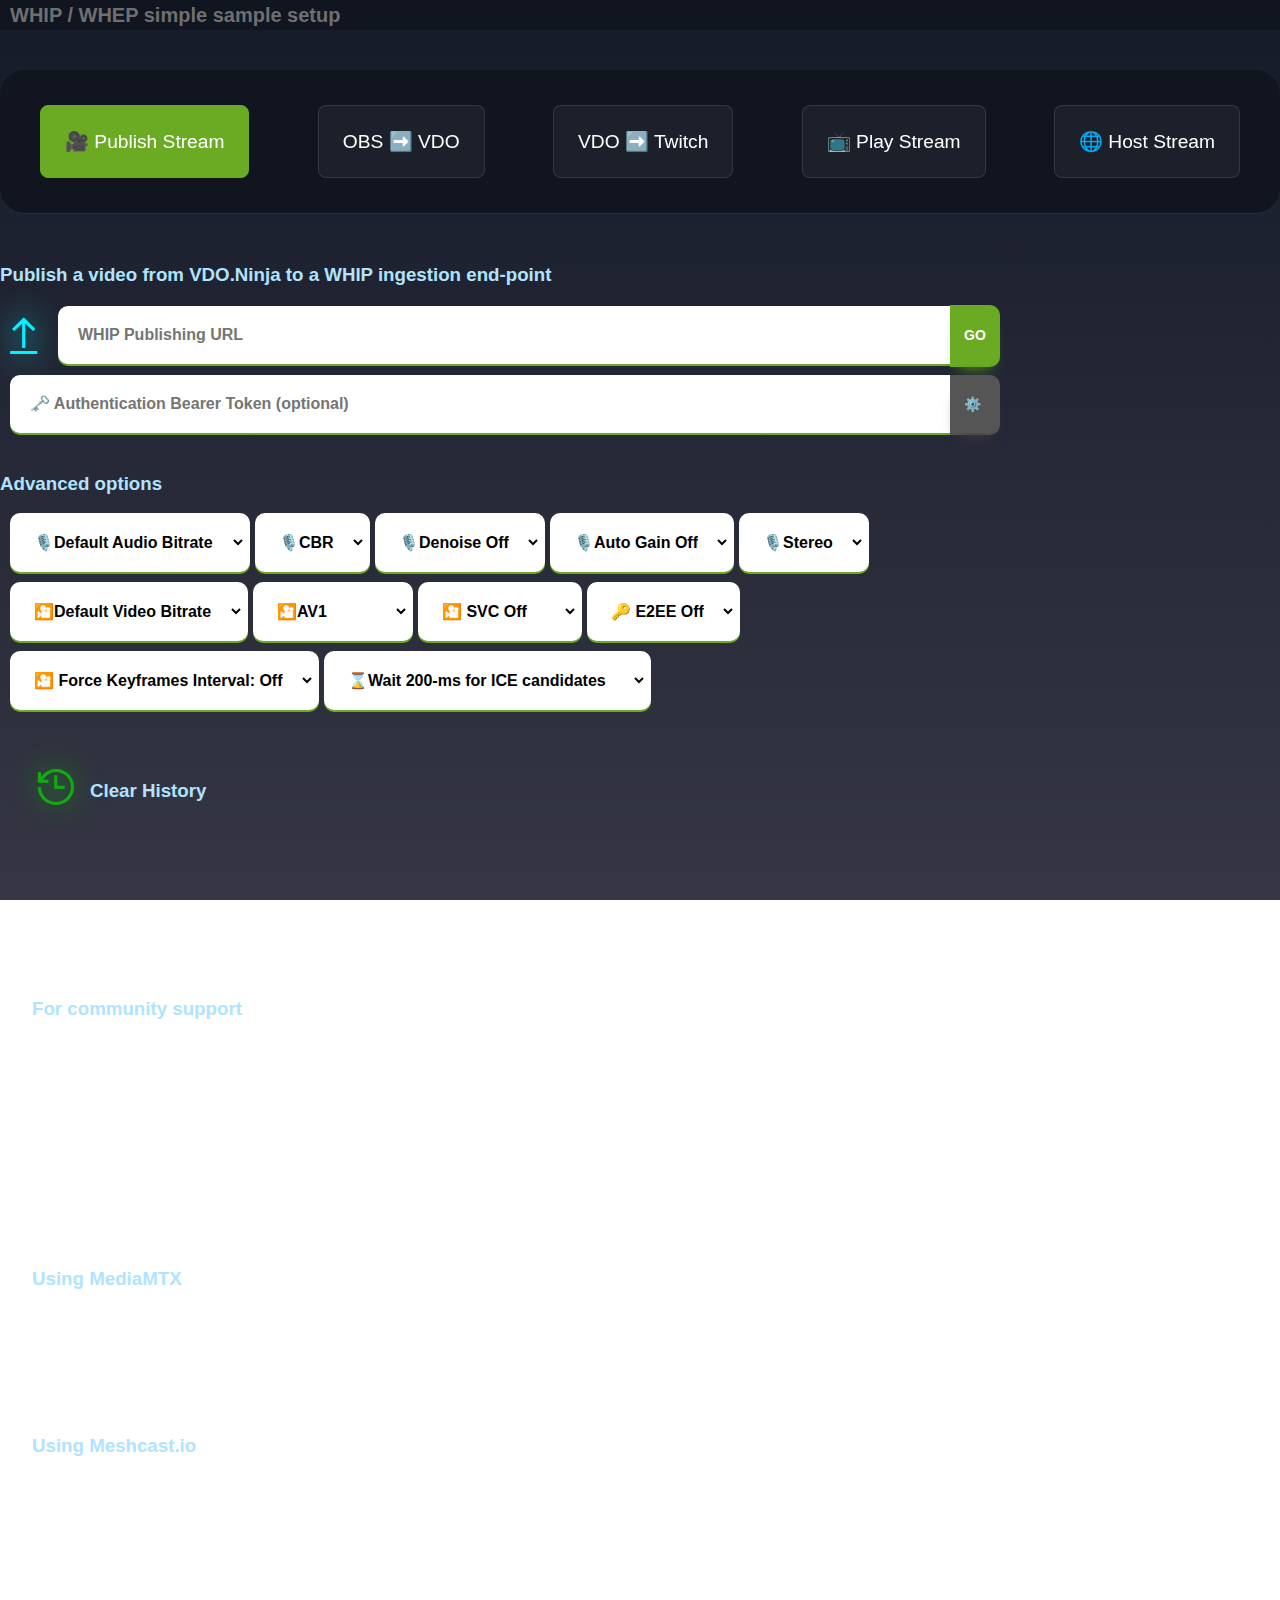
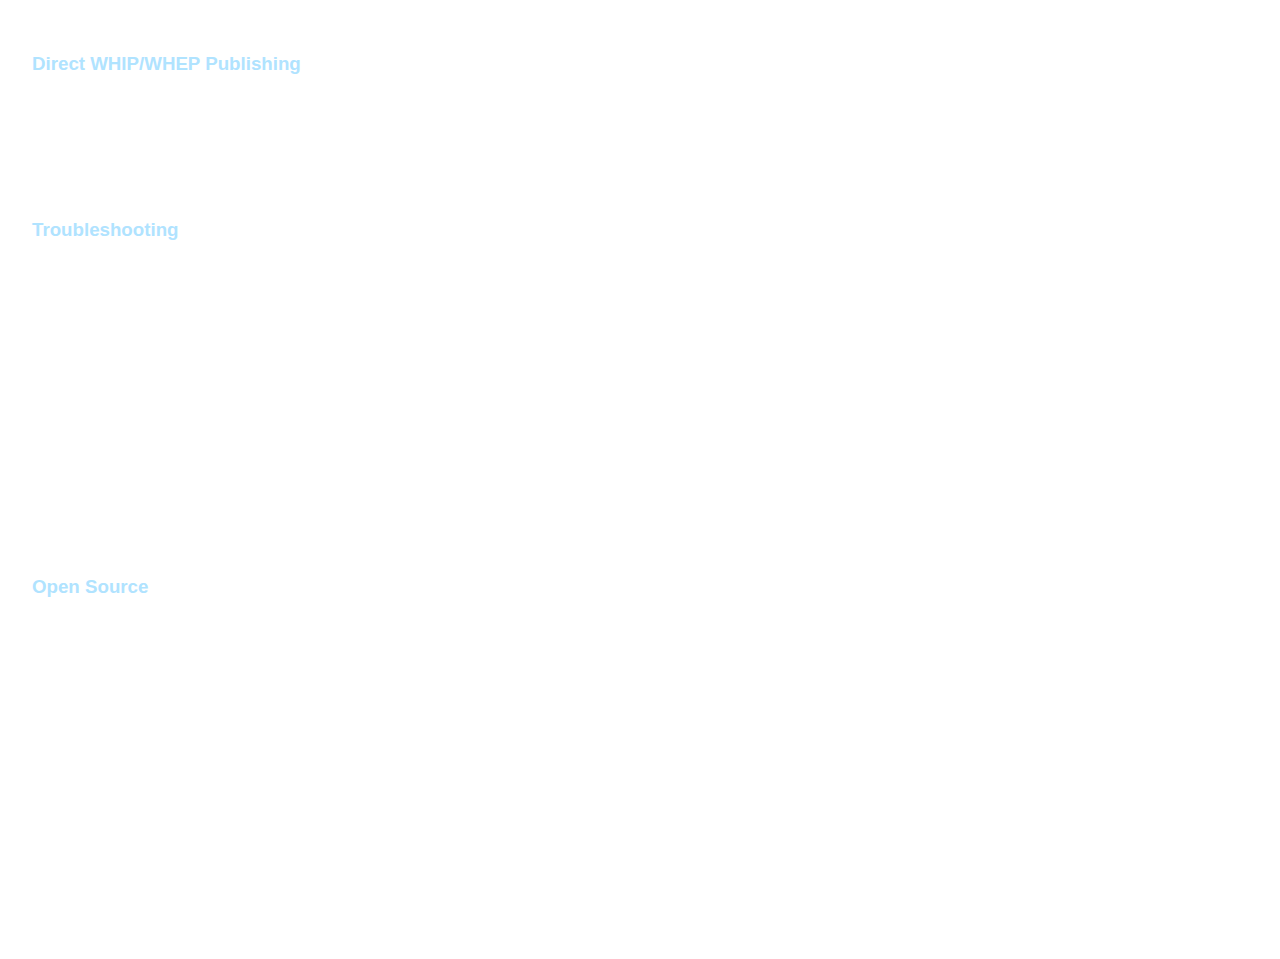
<file: whip/index.html>
<!DOCTYPE html>
<html lang="en">
<head>
    <meta charset="UTF-8">
    <meta name="viewport" content="width=device-width, initial-scale=1.0">
    <title>Redirecting to whip.html</title>
    <script>
        window.location.href = "../whip.html";
    </script>
</head>
<body>
    <p>If you are not redirected automatically, please <a href="../whip.html">click here</a>.</p>
</body>
</html>
</file>
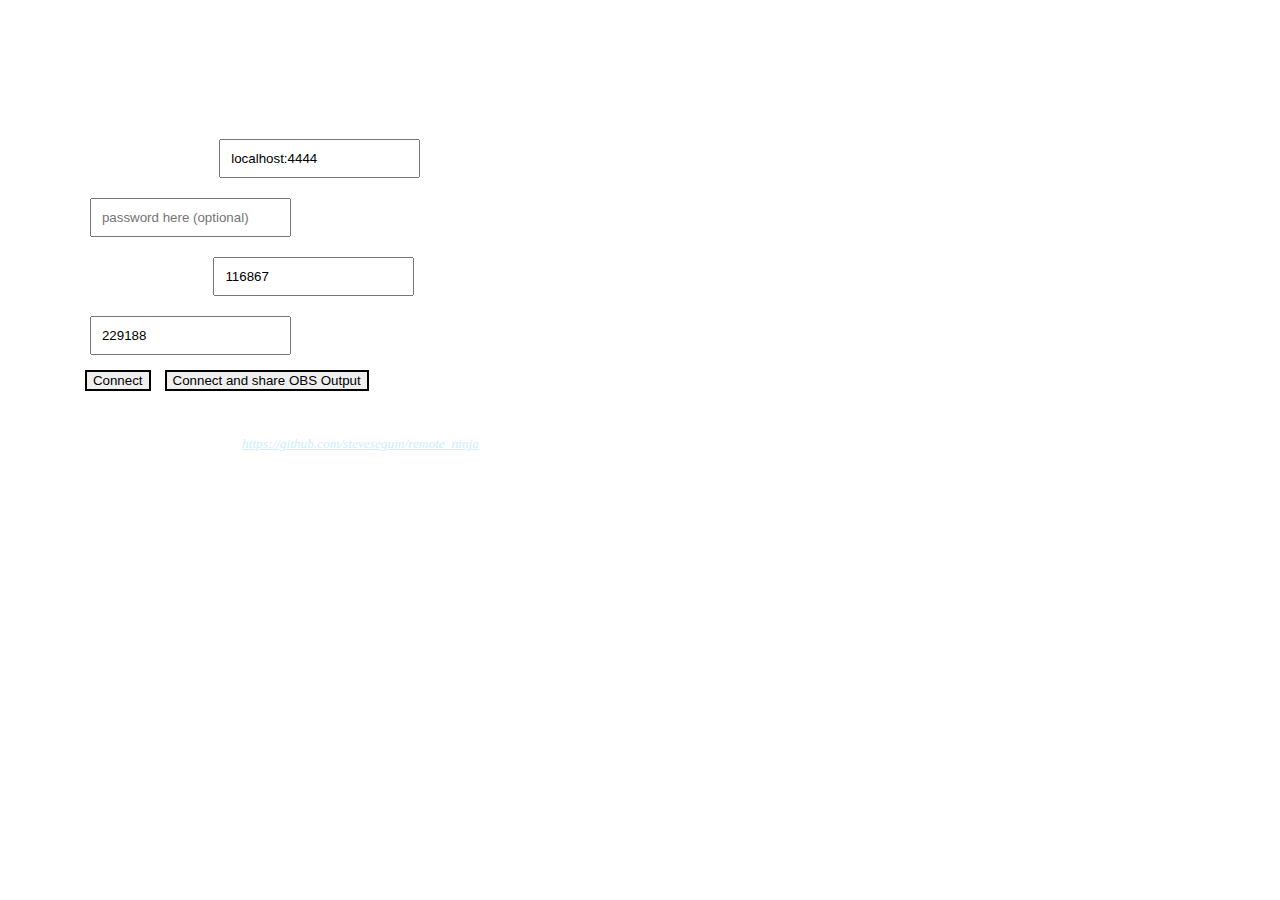
<file: examples/obs_remote/index.html>
<html>
  <head>
    <script type="text/javascript" src="./thirdparty/obs-websocket.min.js"></script>
	<link rel="stylesheet" href="https://vdo.ninja/main.css" />
	<title>OBS Controller Demo using VDO.Ninja</title>
	<style>
	
		.container {
			max-width: 80%;
			width: fit-content;
			margin: 0 auto;
		}

		h1 {
			margin-top: 1em;
			margin-bottom: 1em;
			padding: 10px;
		}

		.card {
			margin: 10px;
			box-shadow: 0 4px 8px 0 rgb(0 0 0 / 10%);
			background-color: #ddd;
			color: black;
			margin-bottom: 1.5em;
		}

		.card>div {
			padding: 10px;
		}

		.card h2 {
			font-size: 1.5em;
			padding: 10px;
			background-color: #457b9d;
			color: white;
			border-bottom: 2px solid #3b6a87;
		}

		small {
			font-style: italic;
			display: block;
			margin-left: 1em;
		}

		span.warning {
			color: rgb(212, 191, 0);
		}

		input {
			padding: 10px;
			display: inline-block;
			flex-flow: unset;
			margin: 10px;
		}

		video {
			max-width: 640px;
			max-height: 360px;
			padding: 20px;
		}

		audio {
			max-width: 640px;
			max-height: 360px;
			padding: 20px;
		}

		div#processing {
			display: none;
			justify-content: center;
			place-items: center;
			position: absolute;
			inset: 0;
			font-size: 1.5em;
			font-weight: bold;
			background: #141926;
			flex-direction: column;
		}
		button {
			margin:5px;
			border:solid black 2px;
		}
		
		body {
			color:white;
			display: inline-block;
			flex-flow: unset;
		}
		
		a {
			color: #CEF!important;
		}
		
		#info{
			margin: 20px;
			max-height: 50%;
			overflow: auto;
		}
		
		#client {
			margin:10px;
			display:block;
		}
		label {
			color:white;
		}
		
	</style>
</head>
<body>
	<div class="container">
		<h1>OBS remote (server)</h1>
		<span id='setup'>
			<label for="address">Websocket Address</label>
			<input name="address" id="address" placeholder="address (optional)" value="localhost:4444" />
			<label for="address">Websocket Password</label>
			<input  name="password" id="password"  placeholder="password here (optional)" />
			<br />
			<label for="vdoroomname">Room name to use</label>
			<input name="vdoroomname" id="vdoroomname" placeholder="vdo room name to use (optional)" />
			<label for="vdopassword">Room password to use</label>
			<input name="vdopassword" id="vdopassword"  placeholder="vdo password to use (optional)" />
			<br />
			<button id="address_button">Connect</button>
			<button id="address_button_2">Connect and share OBS Output</button>
		</span>
		<a id="client" target="_blank"></a>
		<div id="info"></div>
		<small>Code available on GitHub: <a target="_blank" href='https://github.com/steveseguin/remote_ninja'>https://github.com/steveseguin/remote_ninja</a></small>
	</div>
	<script>

		var hostname = "vdo.ninja"; // all that's supported as of this moment. 

		const obs = new OBSWebSocket();
		var scenesData = {};
		scenesData.scenes = [];

		function sendToOBS(action, data={}){
			document.getElementById("info").innerHTML = action + "<br />"+document.getElementById("info").innerHTML;
			obs.sendCallback(action, data, sendCallback)
		}
		
		(function(w) {
			w.URLSearchParams = w.URLSearchParams || function(searchString) {
				var self = this;
				searchString = searchString.replace("??", "?");
				self.searchString = searchString;
				self.get = function(name) {
					var results = new RegExp('[\?&]' + name + '=([^&#]*)').exec(self.searchString);
					if (results == null) {
						return null;
					} else {
						return decodeURI(results[1]) || 0;
					}
				};
			};
		})(window);

		var urlEdited = window.location.search.replace(/\?\?/g, "?");
		urlEdited = urlEdited.replace(/\?/g, "&");
		urlEdited = urlEdited.replace(/\&/, "?");

		if (urlEdited !== window.location.search){
			warnlog(window.location.search + " changed to " + urlEdited);
			window.history.pushState({path: urlEdited.toString()}, '', urlEdited.toString());
		}
		var urlParams = new URLSearchParams(urlEdited);
		
		var roomname = Math.floor(Math.random() * 1000000);
		var pwurl = Math.floor(Math.random() * 1000000);

		if (urlParams.get("password")){
			pwurl = urlParams.get("password");
			localStorage.setItem('password',pwurl)
		} else if (localStorage.getItem('password')){
			pwurl = localStorage.getItem('password');
		} else {
			localStorage.setItem('password',pwurl)
		}
		
		if (urlParams.get("room")){
			roomname = urlParams.get("room")
			localStorage.setItem('roomname',roomname)
		} else if (localStorage.getItem('roomname')){
			roomname = localStorage.getItem('roomname');
		} else {
			localStorage.setItem('roomname',roomname)
		}
		
		document.getElementById('vdoroomname').value = roomname;
		document.getElementById('vdopassword').value = pwurl;
		
		
		if (localStorage.getItem('address')){
			document.getElementById('address').value = localStorage.getItem('address');
		} 
		
		if (localStorage.getItem('wspass')){
			document.getElementById('password').value = localStorage.getItem('wspass');
		} 
		
		var iframe = null;
		function createIFrame(visible=true){
			iframe = document.createElement("iframe");
			
			if (visible){
				iframe.src = "https://"+hostname+"/?room="+roomname+"&push=mainOBSOutput&od=0&transparent&webcam&vd=obs&view&password="+pwurl+"&label=OBS_"+Math.floor(Math.random() * 1000000);
				iframe.style.minWidth = "720px";
				iframe.style.minHeight = "480px";		
				iframe.style.maxWidth = "50%";
				iframe.style.maxHeight = "50%";		
				iframe.style.display = "block";		
				iframe.style.margin = "auto";
				iframe.allow = "autoplay;camera;microphone;fullscreen;picture-in-picture;";
			} else {
				iframe.src = "https://"+hostname+"/?room="+roomname+"&push&autostart&vd=0&view&ad=0&transparent&cleanoutput&password="+pwurl+"&label=OBS_"+Math.floor(Math.random() * 1000000);
				iframe.style.opacity = 0;
				iframe.style.width = 0;
				iframe.style.height = 0;
				iframe.style.position = "absolulte";
				iframe.style.top = "-100px";
				iframe.style.left = "-100px";
			}
			document.getElementById("client").parentNode.insertBefore(iframe, document.getElementById("client").nextSibling);

			var eventMethod = window.addEventListener ? "addEventListener" : "attachEvent";
			var eventer = window[eventMethod];
			var messageEvent = eventMethod === "attachEvent" ? "onmessage" : "message";
			eventer(messageEvent, function (e) {
				if (e.source != iframe.contentWindow){return} // reject messages send from other iframes
				console.log(e);
				if ("dataReceived" in e.data){
					if ("sendToOBS" in e.data.dataReceived){
						if ("action" in e.data.dataReceived.sendToOBS){
							if ("data" in e.data.dataReceived.sendToOBS){
								sendToOBS(e.data.dataReceived.sendToOBS.action, e.data.dataReceived.sendToOBS.data);
							}
						}
					}
				} else if ("action" in e.data){
					if (e.data.action === "new-push-connection"){
						console.log(e.data);
						updateSceneList();
					}
				}
			});
		}
		
		function sendCallback(err, data){
			console.log("CALLBACK TRIGGERED");
			var msg = {};
			msg.sentFromOBS = {};
			msg.sentFromOBS.callbackData = data;
			msg.sentFromOBS.callbackError = err;
			try {
				iframe.contentWindow.postMessage({"sendData":msg}, '*');
			} catch(e){}
		}
		
		function sendRawData(data){
			var msg = {};
			msg.sentFromOBS = {};
			msg.sentFromOBS.rawData = data;
			try {
				iframe.contentWindow.postMessage({"sendData":msg}, '*');
			} catch(e){}
		}
		
		function heartBeat(){
			obs.send("GetStats");
		}

		function updateSceneList(){
			var msg = {};
			msg.sentFromOBS = {};
			msg.sentFromOBS.scenes = scenesData;
			try {
				iframe.contentWindow.postMessage({"sendData":msg}, '*');
			} catch(e){}
			console.log(msg);
			obs.send("GetSourcesList");
			obs.send('GetCurrentScene');
			obs.send("GetVideoInfo");
			obs.send("ListOutputs");
		}

		document.getElementById('address_button').addEventListener('click', e => {
			connect(e, false);
		});
		
		document.getElementById('address_button_2').addEventListener('click', e => {
			connect(e, true);
		});
		
		var heartBeatInterval = null;
		
		function connect(e, camera){
			const address = document.getElementById('address').value || "localhost:4444";
			const password = document.getElementById('password').value;
			
			
			roomname = document.getElementById('vdoroomname').value || Math.floor(Math.random() * 1000000);
			pwurl = document.getElementById('vdopassword').value || Math.floor(Math.random() * 1000000);
			localStorage.setItem('roomname',roomname)
			localStorage.setItem('password',pwurl)
			
			createIFrame(camera); // connects to VDO.Ninja's IFRAME API
			
			localStorage.setItem('address',address);
			if (password){
				localStorage.setItem('wspass',password);
				var ret = obs.connect({
				  address: address,
				  password: password
				});
			} else {
				var ret = obs.connect({
				  address: address
				});
			}
			
			ret.then(() => {
				console.log(`Success!`);
				return obs.send('GetSceneList');
			}).then(data => {
				document.getElementById("setup").style.display = "none";
				scenesData = data;
				updateSceneList();
					var pathname = window.location.pathname.split("/");
					pathname.pop();
					pathname = pathname.join("/");
					var clientLink = window.location.protocol + "//" + window.location.host + pathname + "/interface.html?room="+encodeURIComponent(roomname)+"&password="+encodeURIComponent(pwurl);
					var clientAnchor = document.getElementById("client");
					clientAnchor.href = clientLink;
					clientAnchor.textContent = "";
					clientAnchor.target = "_blank";
					clientAnchor.rel = "noopener";
					var labelBold = document.createElement("b");
					var labelFont = document.createElement("span");
					labelFont.style.color = "#70c4ff";
					labelFont.textContent = "client link:";
					labelBold.appendChild(labelFont);
					clientAnchor.appendChild(labelBold);
					clientAnchor.appendChild(document.createTextNode(" " + clientLink));
				document.getElementById("info").innerHTML = "<br /><p style='color:#bdffbd;'>Connection to OBS websockets opened.</p>" + document.getElementById("info").innerHTML;
				try {
					obs._socket.onmessage2 = obs._socket.onmessage; // hijacking the obs-websocket.js framework
					obs._socket.onmessage = function(data){
					console.log(data);
						obs._socket.onmessage2(data);
						if (data.type && data.data){
							if (data.type == "message"){
								sendRawData(data.data);
							}
						}
					}
				} catch(e){console.error(e);}
				
				clearInterval(heartBeatInterval);
				heartBeatInterval = setInterval(function(){heartBeat();},3000);
				
			}).catch(err => { // Promise convention dicates you have a catch on every chain.
				console.log(err);
				document.getElementById("info").innerHTML = "<br />Error trying to connect. Is SSL enabled on your domain?" + document.getElementById("info").innerHTML;
				if ("error" in err){
					document.getElementById("info").innerHTML = "<br />"+err.error + document.getElementById("info").innerHTML;
				}
			});
		};
		
		// We use the source visibility one and filter visibility web socket commands quite often in shows.
			
		obs.on('SwitchScenes', data => {
			console.log(`New Active Scene: ${data.sceneName}`);
			scenesData.currentScene = data.sceneName
			updateSceneList();
		});
		obs.on('ConnectionOpened', (data) => function(){
			document.getElementById("setup").style.display = "none";
			document.getElementById("info").innerHTML = "<br /><p style='color:#bdffbd;'>Connection to OBS websockets opened.</p>" + document.getElementById("info").innerHTML;
		});
		obs.on('ConnectionClosed', (data) => function(){
			document.getElementById("setup").style.display = "unset";
			document.getElementById("info").innerHTML = "<br />Connection to OBS websockets closed" + document.getElementById("info").innerHTML;
		});
		obs.on('AuthenticationSuccess', (data) => function(){
			document.getElementById("setup").style.display = "none";
			document.getElementById("info").innerHTML = "<br />OBS websockets authenticated" + document.getElementById("info").innerHTML;
		});
		obs.on('AuthenticationFailure', (data) => function(){
			document.getElementById("setup").style.display = "unset";
			document.getElementById("info").innerHTML = "<br />Authentication to OBS websockets failed" + document.getElementById("info").innerHTML;
		});
		obs.on('ScenesChanged', (data) => function(){
			scenesData = data;
			updateSceneList()
		});
		// You must add this handler to avoid uncaught exceptions.
		obs.on('error', err => {
			document.getElementById("info").innerHTML = "<br />OBS websockets error" + document.getElementById("info").innerHTML;
			console.error('socket error:', err);
			if ("error" in err){
				document.getElementById("info").innerHTML = "<br />"+err.error + document.getElementById("info").innerHTML;
			}
		});
			
	</script>
</body>
</html>
</file>
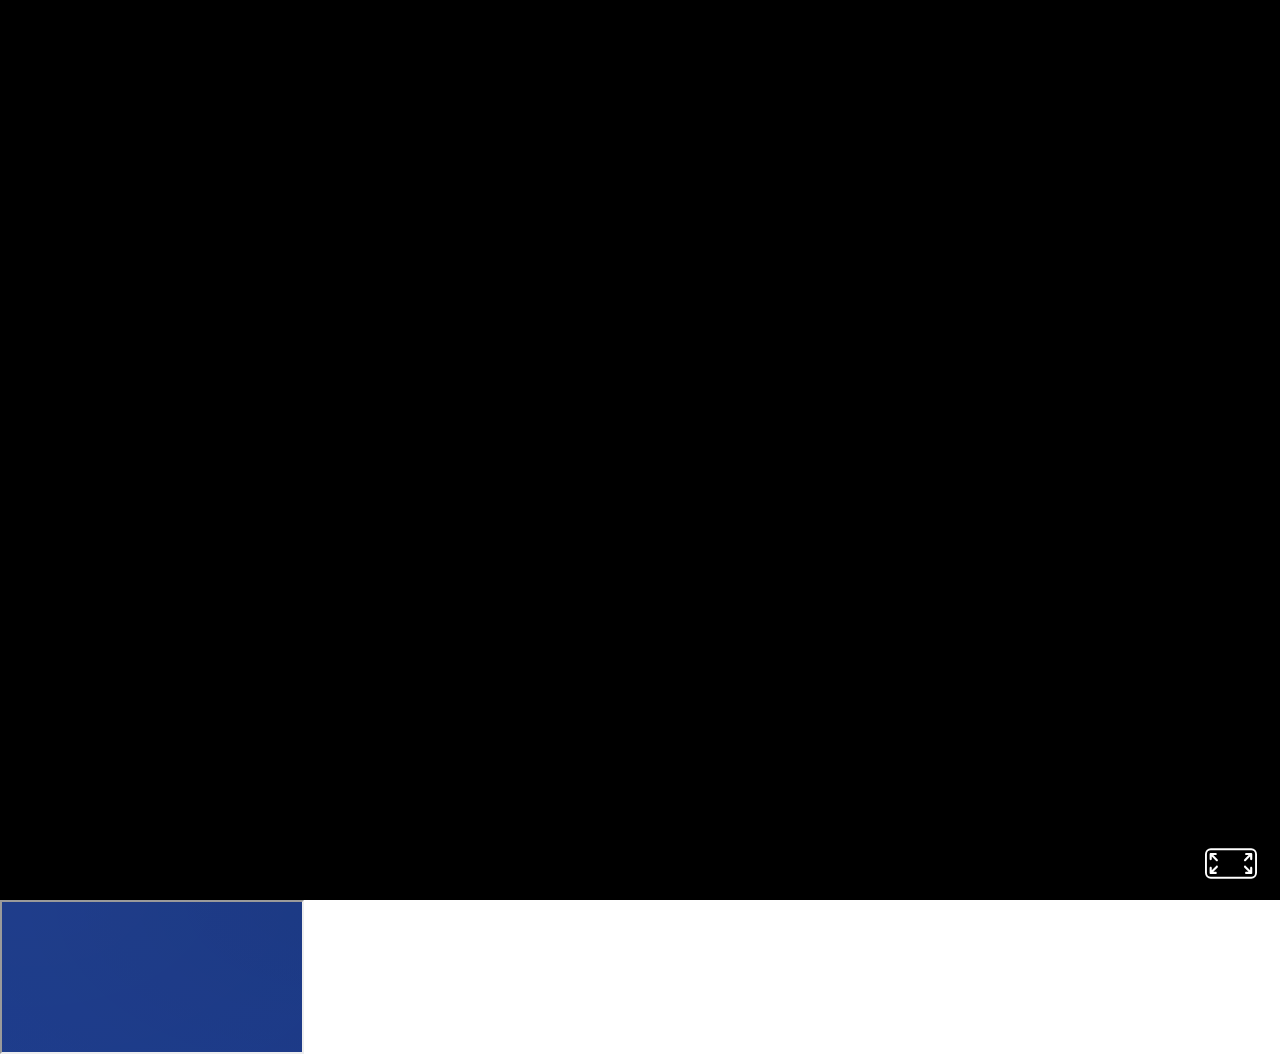
<file: 360.html>
<!DOCTYPE html>
<html>
<head>
    <script src="./thirdparty/aframe.min.js"></script>
    <script>
		// This snippet of AFRAME code was taken from an AFRAME 360 video sample
		// AFRAME code is MIT licenced - fork of lic here:  https://github.com/steveseguin/aframe/tree/master#MIT-1-ov-file
		//		source code ref - https://github.com/steveseguin/aframe/blob/master/examples/js/hide-on-play.js
		//		source code ref - https://github.com/steveseguin/aframe/blob/master/examples/js/play-on-click.js
		AFRAME.registerComponent('play-on-click', {
		  init: function () {
			this.onClick = this.onClick.bind(this);
		  },
		  play: function () {
			window.addEventListener('click', this.onClick);
		  },
		  pause: function () {
			window.removeEventListener('click', this.onClick);
		  },
		  onClick: function (evt) {
			var videoEl = this.el.getAttribute('material').src;
			if (!videoEl) { return; }
			this.el.object3D.visible = true;
			videoEl.play();
		  }
		});
		AFRAME.registerComponent('hide-on-play', {
		  schema: {type: 'selector'},
		  init: function () {
			this.onPlaying = this.onPlaying.bind(this);
			this.onPause = this.onPause.bind(this);
			this.el.object3D.visible = !this.data.playing;
		  },
		  play: function () {
			if (this.data) {
			  this.data.addEventListener('playing', this.onPlaying);
			  this.data.addEventListener('pause', this.onPause);
			}
		  },
		  pause: function () {
			if (this.data) {
			  this.data.removeEventListener('playing', this.onPlaying);
			  this.data.removeEventListener('pause', this.onPause);
			}
		  },
		  onPlaying: function (evt) {
			this.el.object3D.visible = false;
		  },
		  onPause: function (evt) {
			this.el.object3D.visible = true;
		  }
		});
	</script>
</head>
<body>
    <a-scene>
      <a-assets>
        <video id="video"
               loop
               crossorigin="anonymous"
               playsinline webkit-playsinline>
        </video>
      </a-assets>
      <a-videosphere
        rotation="0 -90 0" src="#video" play-on-click>
      </a-videosphere>

      <a-camera>
        <a-entity
          position="0 0 -1.5"
          text="align:center;
                width:6;
                wrapCount:100;
                color: white;
                value: Click or tap to start video"
          hide-on-play="#video">
        </a-entity>
      </a-camera>
    </a-scene>
	
	<iframe id="iframe" allow="cross-origin-isolated;autoplay;camera;microphone;fullscreen;picture-in-picture;display-capture;screen-wake-lock;accelerometer;midi;geolocation;gyroscope;"></iframe>

    <script>
		// the following code is VDO.Ninja's code.  
		var urlEdited = window.location.search.replace(/\?\?/g, "?");
		urlEdited = urlEdited.replace(/\?/g, "&");
		urlEdited = urlEdited.replace(/\&/, "?");

		if (urlEdited !== window.location.search){
			warnlog(window.location.search + " changed to " + urlEdited);
			window.history.pushState({path: urlEdited.toString()}, '', urlEdited.toString());
		}
		var urlParams = new URLSearchParams(urlEdited);
		
		var view = false;
		if (urlParams.has("view") || urlParams.has("v")){
			view = urlParams.get("view") || urlParams.get("v") || false;
		}
		
		var password = false;
		if (urlParams.has("password") || urlParams.has("pw") || urlParams.has("p")){
			password = urlParams.get("password") || urlParams.get("pw") || urlParams.get("p") || false;
			if (password===false){
				password = prompt("Please enter a password") || false;
			}
		}
		if (password){
			document.getElementById("iframe").src = "./?speakermuted&sendframes&manual&scale=100&ltb=80&bitrate=12000&cleanoutput&label=360_viewer&view="+view+"&password="+password;
		} else {
			document.getElementById("iframe").src = "./?speakermuted&sendframes&manual&scale=100&ltb=80&bitrate=12000&cleanoutput&label=360_viewer&view="+view
		}
		
		
        // Your existing JavaScript code for handling video frames
        var media = {
            tracks: {},
            streams: {}
        };

        window.addEventListener('message', function (e) {
            if (e.data.frame) {
                if (!media.tracks[e.data.trackID]){
					console.log("NEW");
					media.tracks[e.data.trackID] = {};
					media.tracks[e.data.trackID].generator = new MediaStreamTrackGenerator({kind:e.data.kind});
					media.tracks[e.data.trackID].stream = new MediaStream([media.tracks[e.data.trackID].generator]);
					media.tracks[e.data.trackID].frameWriter = media.tracks[e.data.trackID].generator.writable.getWriter();
					
					media.tracks[e.data.trackID].frameWriter.write(e.data.frame);
					
					if (!media.streams[e.data.streamID]){
						media.streams[e.data.streamID] = document.getElementById("video");
						media.streams[e.data.streamID].srcObject = media.tracks[e.data.trackID].stream;
					} else {
						if (e.data.kind=="video"){
							media.streams[e.data.streamID].srcObject.getVideoTracks().forEach(trk=>{
								media.streams[e.data.streamID].srcObject.removeTrack(trk);
							});
						} else if (e.data.kind=="audio"){
							media.streams[e.data.streamID].srcObject.getAudioTracks().forEach(trk=>{
								media.streams[e.data.streamID].srcObject.removeTrack(trk);
							});
						} 
						media.tracks[e.data.trackID].stream.getTracks().forEach(trk=>{
							media.streams[e.data.streamID].srcObject.addTrack(trk);
						});
					}
					
				} else {
					media.tracks[e.data.trackID].frameWriter.write(e.data.frame);
				}
            }
        }, false);
    </script>
</body>
</html>
</file>
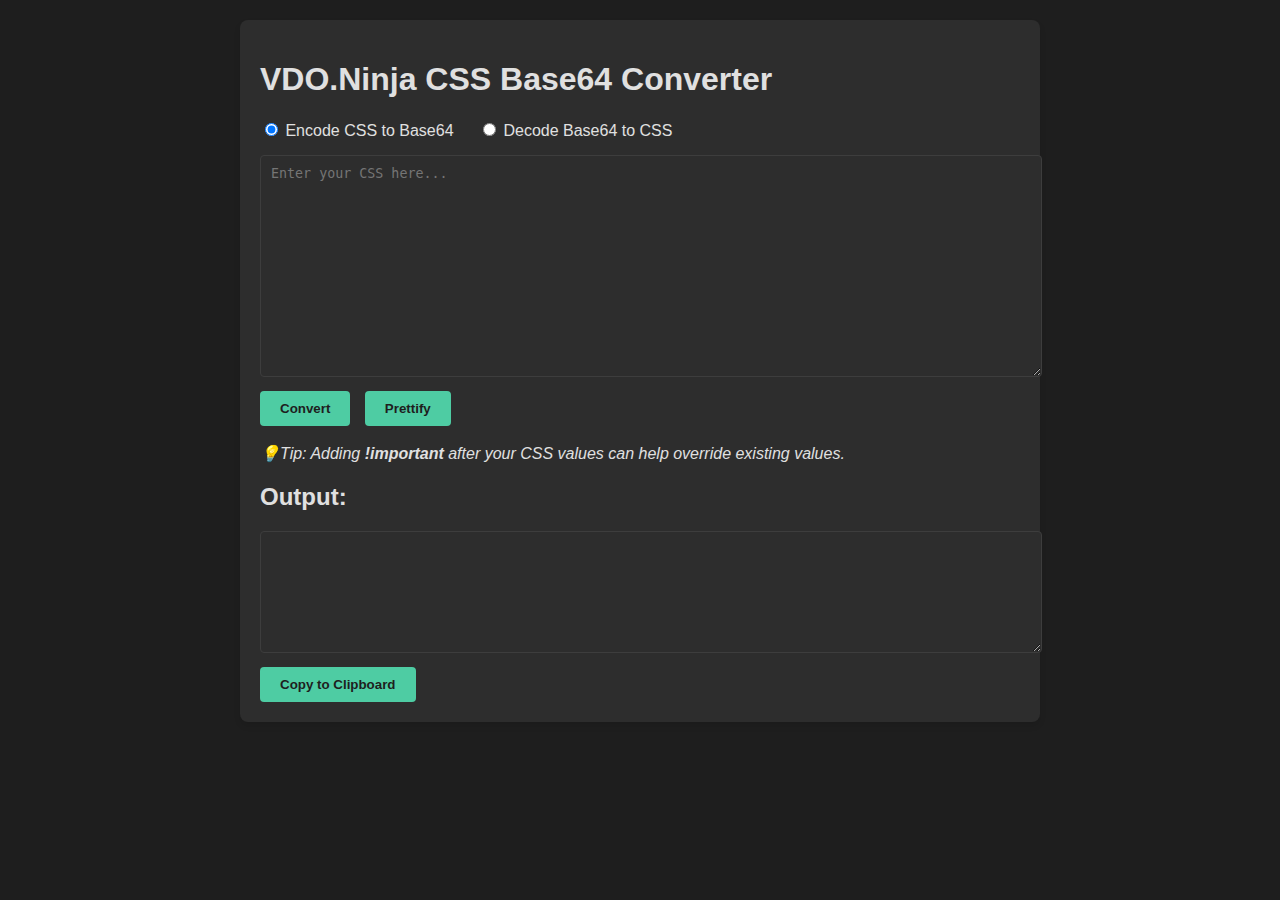
<file: base64.html>
<!DOCTYPE html>
<html lang="en">
<head>
    <meta charset="UTF-8">
    <meta name="viewport" content="width=device-width, initial-scale=1.0">
    <title>VDO.Ninja CSS to Base64 Converter</title>
    <style>
        body {
            font-family: Arial, sans-serif;
            background-color: #1E1E1E;
            color: #E0E0E0;
            max-width: 800px;
            margin: 0 auto;
            padding: 20px;
        }
        h1, h2 {
            color: #E0E0E0;
        }
        textarea {
            width: 100%;
            height: 200px;
            margin-bottom: 10px;
            background-color: #2D2D2D;
            color: #E0E0E0;
            border: 1px solid #3D3D3D;
            border-radius: 4px;
            padding: 10px;
            font-family: monospace;
        }
        #output {
            height: 100px;
        }
        button {
            padding: 10px 20px;
            background-color: #4ecca3;
            color: #1E1E1E;
            border: none;
            border-radius: 4px;
            cursor: pointer;
            font-weight: bold;
            transition: background-color 0.3s;
        }
        button:hover {
            background-color: #45b392;
        }
        .container {
            background-color: #2D2D2D;
            padding: 20px;
            border-radius: 8px;
            box-shadow: 0 4px 6px rgba(0, 0, 0, 0.1);
        }
    </style>
</head>
<body>
    <div class="container">
        <h1>VDO.Ninja CSS Base64 Converter</h1>
        <div style="margin-bottom: 15px;">
            <label>
                <input type="radio" name="mode" value="encode" checked onchange="switchMode()"> Encode CSS to Base64
            </label>
            <label style="margin-left: 20px;">
                <input type="radio" name="mode" value="decode" onchange="switchMode()"> Decode Base64 to CSS
            </label>
        </div>
        <textarea id="cssInput" placeholder="Enter your CSS here..."></textarea>
        <button onclick="processInput()">Convert</button>
        <button onclick="prettifyCSS()" style="margin-left: 10px;">Prettify</button><br><br>
		<i>💡Tip: Adding <b>!important</b> after your CSS values can help override existing values.</i>
		
        <h2>Output:</h2>
        <textarea id="output" readonly></textarea>
        <button onclick="copyToClipboard()">Copy to Clipboard</button>
    </div>
    <script>
        function getMode() {
            return document.querySelector('input[name="mode"]:checked').value;
        }

        function switchMode() {
            const mode = getMode();
            const input = document.getElementById('cssInput');
            const output = document.getElementById('output');
            
            if (mode === 'encode') {
                input.placeholder = 'Enter your CSS here...';
            } else {
                input.placeholder = 'Enter base64 string (with or without &cssb64= prefix)...';
            }
            
            // Clear output but preserve input
            output.value = '';
        }

        function processInput() {
            const mode = getMode();
            if (mode === 'encode') {
                convertToBase64();
            } else {
                decodeFromBase64();
            }
        }

        function convertToBase64() {
            const cssInput = document.getElementById('cssInput').value;
            // Remove tabs and extra spaces
            const sanitizedCSS = cssInput.replace(/\s+/g, ' ').trim();
            const base64CSS = btoa(encodeURIComponent(sanitizedCSS));
            document.getElementById('output').value = '&cssb64=' + base64CSS;
        }

        function decodeFromBase64() {
            let base64Input = document.getElementById('cssInput').value.trim();
            
            // Remove &cssb64= prefix if present
            if (base64Input.startsWith('&cssb64=')) {
                base64Input = base64Input.substring(8);
            } else if (base64Input.startsWith('cssb64=')) {
                base64Input = base64Input.substring(7);
            }
            
            try {
                const decodedCSS = decodeURIComponent(atob(base64Input));
                document.getElementById('output').value = decodedCSS;
            } catch (error) {
                alert('Invalid base64 string. Please check your input.');
                document.getElementById('output').value = '';
            }
        }

        function prettifyCSS() {
            const outputField = document.getElementById('output');
            let css = outputField.value;
            
            if (!css || css.startsWith('&cssb64=')) {
                // If output is base64, decode it first
                if (css.startsWith('&cssb64=')) {
                    try {
                        css = decodeURIComponent(atob(css.substring(8)));
                    } catch (error) {
                        alert('Cannot prettify base64 output. Decode it first.');
                        return;
                    }
                } else {
                    alert('No CSS to prettify.');
                    return;
                }
            }
            
            // Basic CSS prettification
            css = css
                .replace(/\s*{\s*/g, ' {\n  ') // Add newline after opening brace
                .replace(/;\s*/g, ';\n  ') // Add newline after semicolon
                .replace(/\s*}\s*/g, '\n}\n') // Add newlines around closing brace
                .replace(/,\s*/g, ',\n') // Add newline after comma in selectors
                .replace(/\n\s*\n/g, '\n') // Remove extra blank lines
                .replace(/\s*:\s*/g, ': ') // Consistent spacing around colons
                .trim();
            
            // Fix indentation for nested rules
            const lines = css.split('\n');
            let indentLevel = 0;
            const prettifiedLines = lines.map(line => {
                line = line.trim();
                if (line.endsWith('{')) {
                    const result = '  '.repeat(indentLevel) + line;
                    indentLevel++;
                    return result;
                } else if (line === '}') {
                    indentLevel = Math.max(0, indentLevel - 1);
                    return '  '.repeat(indentLevel) + line;
                } else if (line) {
                    return '  '.repeat(indentLevel) + line;
                }
                return line;
            });
            
            outputField.value = prettifiedLines.join('\n');
        }

        function copyToClipboard() {
            const output = document.getElementById('output');
            output.select();
            document.execCommand('copy');
            alert('Copied to clipboard!');
        }
    </script>
</body>
</html>
</file>
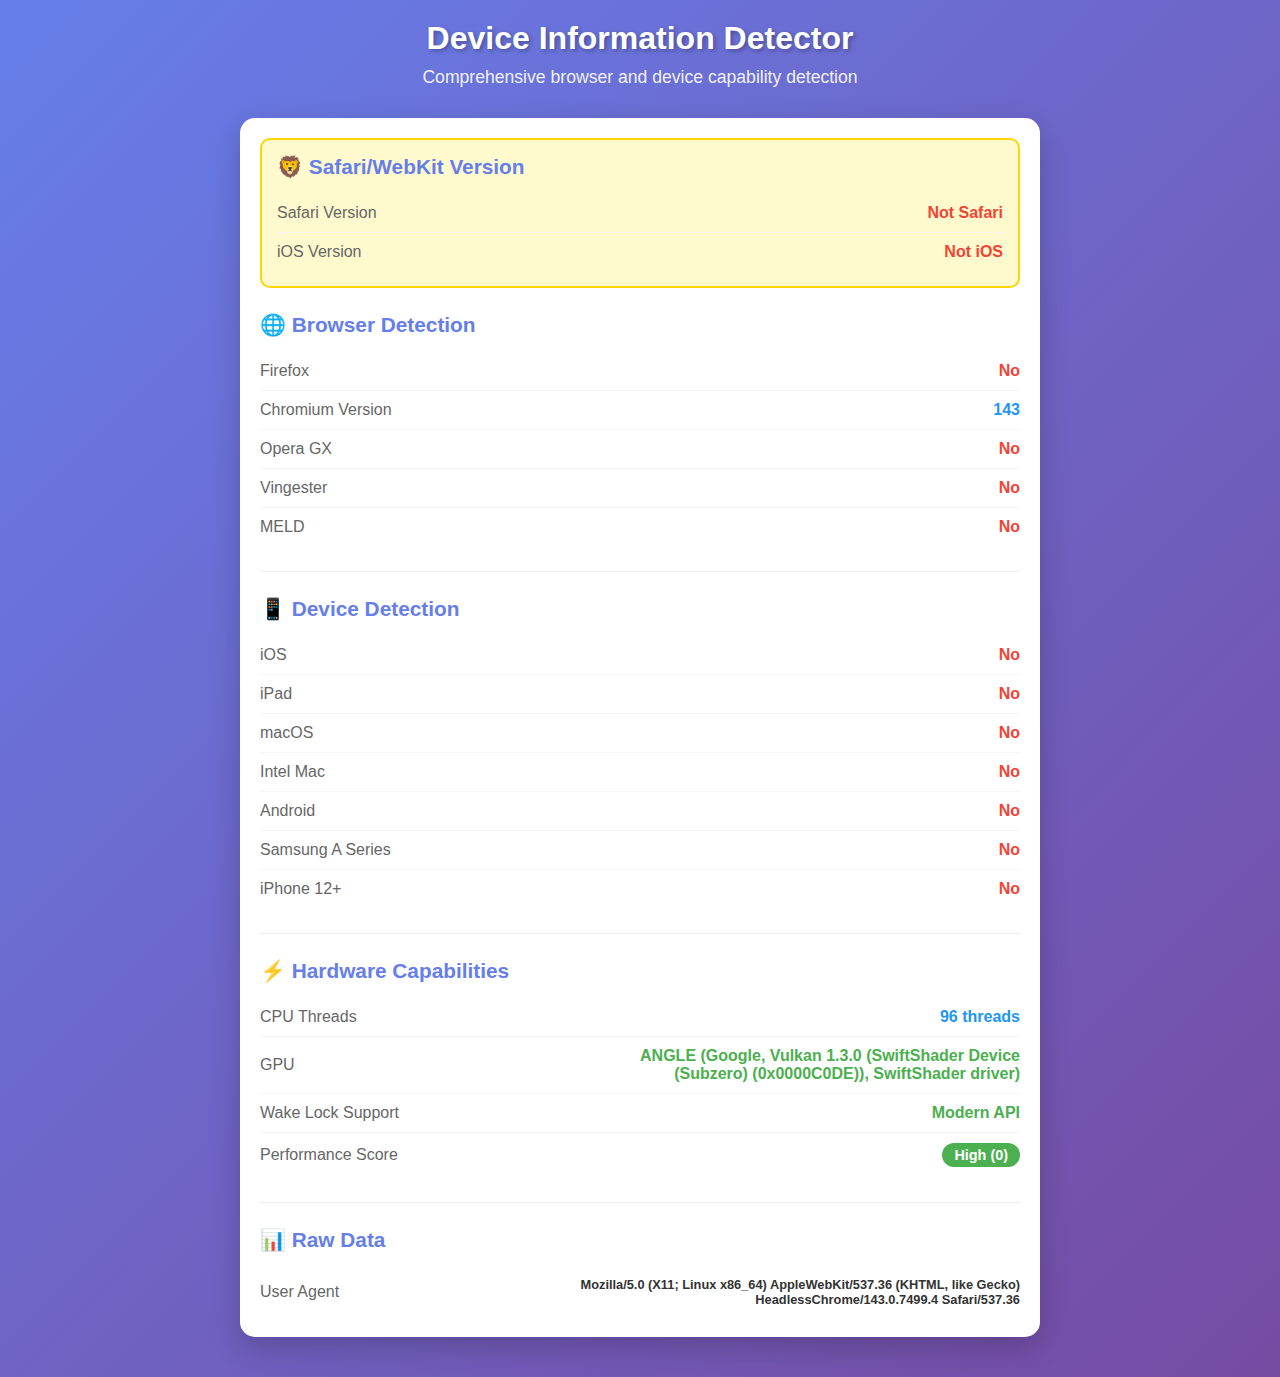
<file: browser.html>
<!DOCTYPE html>
<html lang="en">
<head>
    <meta charset="UTF-8">
    <meta name="viewport" content="width=device-width, initial-scale=1.0">
    <title>Device Information Detector</title>
    <style>
        * {
            margin: 0;
            padding: 0;
            box-sizing: border-box;
        }

        body {
            font-family: -apple-system, BlinkMacSystemFont, 'Segoe UI', Roboto, Helvetica, Arial, sans-serif;
            background: linear-gradient(135deg, #667eea 0%, #764ba2 100%);
            min-height: 100vh;
            padding: 20px;
            color: #333;
        }

        .container {
            max-width: 800px;
            margin: 0 auto;
        }

        .header {
            text-align: center;
            color: white;
            margin-bottom: 30px;
        }

        .header h1 {
            font-size: 2rem;
            margin-bottom: 10px;
            text-shadow: 2px 2px 4px rgba(0,0,0,0.3);
        }

        .header p {
            font-size: 1.1rem;
            opacity: 0.9;
        }

        .info-card {
            background: white;
            border-radius: 15px;
            padding: 20px;
            margin-bottom: 20px;
            box-shadow: 0 10px 30px rgba(0,0,0,0.2);
            transition: transform 0.3s ease;
        }

        .info-card:hover {
            transform: translateY(-2px);
            box-shadow: 0 15px 40px rgba(0,0,0,0.25);
        }

        .info-section {
            margin-bottom: 25px;
            padding-bottom: 25px;
            border-bottom: 1px solid #eee;
        }

        .info-section:last-child {
            margin-bottom: 0;
            padding-bottom: 0;
            border-bottom: none;
        }

        .section-title {
            font-size: 1.3rem;
            color: #667eea;
            margin-bottom: 15px;
            font-weight: 600;
        }

        .info-item {
            display: flex;
            justify-content: space-between;
            align-items: center;
            padding: 10px 0;
            border-bottom: 1px solid #f5f5f5;
        }

        .info-item:last-child {
            border-bottom: none;
        }

        .info-label {
            font-weight: 500;
            color: #666;
        }

        .info-value {
            font-weight: 600;
            color: #333;
            text-align: right;
            max-width: 60%;
            word-break: break-word;
        }

        .info-value.true {
            color: #4caf50;
        }

        .info-value.false {
            color: #f44336;
        }

        .info-value.number {
            color: #2196f3;
        }

        .performance-indicator {
            display: inline-block;
            padding: 4px 12px;
            border-radius: 20px;
            font-size: 0.9rem;
            font-weight: 600;
        }

        .performance-0 {
            background: #4caf50;
            color: white;
        }

        .performance-1 {
            background: #ff9800;
            color: white;
        }

        .performance-2 {
            background: #f44336;
            color: white;
        }

        .safari-highlight {
            background: #fffacd;
            padding: 15px;
            border-radius: 10px;
            border: 2px solid #ffd700;
        }

        @media (max-width: 600px) {
            .header h1 {
                font-size: 1.5rem;
            }

            .info-item {
                flex-direction: column;
                align-items: flex-start;
            }

            .info-value {
                max-width: 100%;
                text-align: left;
                margin-top: 5px;
            }
        }
    </style>
</head>
<body>
    <div class="container">
        <div class="header">
            <h1>Device Information Detector</h1>
            <p>Comprehensive browser and device capability detection</p>
        </div>

        <div class="info-card">
            <div class="info-section safari-highlight">
                <h2 class="section-title">🦁 Safari/WebKit Version</h2>
                <div class="info-item">
                    <span class="info-label">Safari Version</span>
                    <span class="info-value number" id="safari-version">Detecting...</span>
                </div>
                <div class="info-item">
                    <span class="info-label">iOS Version</span>
                    <span class="info-value number" id="ios-version">Detecting...</span>
                </div>
            </div>

            <div class="info-section">
                <h2 class="section-title">🌐 Browser Detection</h2>
                <div class="info-item">
                    <span class="info-label">Firefox</span>
                    <span class="info-value" id="firefox">Detecting...</span>
                </div>
                <div class="info-item">
                    <span class="info-label">Chromium Version</span>
                    <span class="info-value" id="chromium">Detecting...</span>
                </div>
                <div class="info-item">
                    <span class="info-label">Opera GX</span>
                    <span class="info-value" id="opera-gx">Detecting...</span>
                </div>
                <div class="info-item">
                    <span class="info-label">Vingester</span>
                    <span class="info-value" id="vingester">Detecting...</span>
                </div>
                <div class="info-item">
                    <span class="info-label">MELD</span>
                    <span class="info-value" id="meld">Detecting...</span>
                </div>
            </div>

            <div class="info-section">
                <h2 class="section-title">📱 Device Detection</h2>
                <div class="info-item">
                    <span class="info-label">iOS</span>
                    <span class="info-value" id="ios">Detecting...</span>
                </div>
                <div class="info-item">
                    <span class="info-label">iPad</span>
                    <span class="info-value" id="ipad">Detecting...</span>
                </div>
                <div class="info-item">
                    <span class="info-label">macOS</span>
                    <span class="info-value" id="macos">Detecting...</span>
                </div>
                <div class="info-item">
                    <span class="info-label">Intel Mac</span>
                    <span class="info-value" id="intel-mac">Detecting...</span>
                </div>
                <div class="info-item">
                    <span class="info-label">Android</span>
                    <span class="info-value" id="android">Detecting...</span>
                </div>
                <div class="info-item">
                    <span class="info-label">Samsung A Series</span>
                    <span class="info-value" id="samsung-a">Detecting...</span>
                </div>
                <div class="info-item">
                    <span class="info-label">iPhone 12+</span>
                    <span class="info-value" id="iphone12">Detecting...</span>
                </div>
            </div>

            <div class="info-section">
                <h2 class="section-title">⚡ Hardware Capabilities</h2>
                <div class="info-item">
                    <span class="info-label">CPU Threads</span>
                    <span class="info-value" id="cpu">Detecting...</span>
                </div>
                <div class="info-item">
                    <span class="info-label">GPU</span>
                    <span class="info-value" id="gpu">Detecting...</span>
                </div>
                <div class="info-item">
                    <span class="info-label">Wake Lock Support</span>
                    <span class="info-value" id="wake-lock">Detecting...</span>
                </div>
                <div class="info-item">
                    <span class="info-label">Performance Score</span>
                    <span class="info-value" id="performance">Detecting...</span>
                </div>
            </div>

            <div class="info-section">
                <h2 class="section-title">📊 Raw Data</h2>
                <div class="info-item">
                    <span class="info-label">User Agent</span>
                    <span class="info-value" id="user-agent" style="font-size: 0.8rem;">Detecting...</span>
                </div>
            </div>
        </div>
    </div>

    <script>
        // Stub for missing functions/objects
        function log(msg) { console.log(msg); }
        function errorlog(e) { console.error(e); }
        var session = { 
            quality_wb: 0, 
            quality_room: 0,
            mobile: false,
            audioCtx: null 
        };

        // Your original functions (preserved exactly)
        function detectCPUSupport() {
            let cpuThreads = navigator.hardwareConcurrency;
            if (cpuThreads) {
                return cpuThreads + " threads";
            }
            return false;
        }

        function detectGPUSupport() {
            try {
                const gl = document.createElement("canvas").getContext("webgl");

                if (!gl) {
                    return false;
                }

                if (!Firefox) {
                    try {
                        const debugInfo = gl.getExtension("WEBGL_debug_renderer_info"); // chrome
                        if (debugInfo) {
                            return gl.getParameter(debugInfo.UNMASKED_RENDERER_WEBGL);
                        }
                    } catch (e) {}
                }

                try {
                    return gl.getParameter(gl.RENDERER) || false; // firefox
                } catch (e) {}
            } catch (e) {}
            return false;
        }

        function isOperaGX() {
            return (!!window.opr && !!opr.addons) || !!window.opera || navigator.userAgent.indexOf(" OPR/75") >= 0;
        }

        function isSamsungASeries() {
            return navigator.userAgent.includes("; SM-A") || false;
        }

        function getChromiumVersion() {
            var raw = navigator.userAgent.match(/Chrom(e|ium)\/([0-9]+)\./);
            return raw ? parseInt(raw[2], 10) : false;
        }

        function getiOSVersion() {
            try {
                var agent = navigator.userAgent;
                var start = agent.indexOf("OS ");
                if ((agent.indexOf("iPhone") > -1 || agent.indexOf("iPad") > -1) && start > -1) {
                    return window.Number(agent.substr(start + 3, 3).replace("_", "."));
                }
                return 0;
            } catch (e) {
                return 0;
            }
            return 0;
        }

        function safariVersion() {
            var ver = 0;
            try {
                ver = navigator.appVersion.split("Version/");
                if (ver.length > 1) {
                    ver = ver[1].split(" Safari");
                }
                if (ver.length > 1) {
                    ver = ver[0].split(".");
                }
                if (ver.length > 1) {
                    ver = parseInt(ver[0]);
                } else {
                    ver = 0;
                }
            } catch (e) {
                return 0;
            }
            return ver;
        }

        function isIntelMac() {
            // Check if it's a Mac but not Apple Silicon
            if (macOS && navigator.userAgent.indexOf("Intel") >= 0) {
                return true;
            }
            return false;
        }

        function judgePerformance(){
            try {
                if (SafariVersion && SafariVersion >= 17 && (iOS || iPad)) { // iphone xr or newer
                    return 0;
                }
                
                const cores = typeof navigator.hardwareConcurrency === 'number' ? navigator.hardwareConcurrency : 0;
                
                if (isIntelMac()) {
                    if (cores < 6) { // yes. they are that bad.
                        return 2;
                    } else {
                        return 1;
                    }
                }
                
                if (session.mobile && (cores>=4)){ // assume hardware encoded acceleration
                    return 0;
                }
                
                if (!cores){
                    return 1;
                } else if (cores < 4 ){
                    return 2;
                } else if (cores>8){
                    return 0;
                }
                return 1
            } catch (e) {
                return 1; // 99% safe default
            }
        }

        const needsLegacyWakeLock = () => {
            try {
                if ('wakeLock' in navigator) {
                    if (Firefox) { // using your existing Firefox detection
                        return true;
                    }
                    if ((iOS || iPad) && SafariVersion < 16.4) { // using your existing iOS/iPad/SafariVersion detection
                        return true;
                    }
                    return false;
                }
            } catch(e){}
            
            return true; // No Wake Lock API, need legacy keep alive for mobile
        };

        // Your original detection code
        try {
            var iOS = !!navigator.platform && /iPad|iPhone|iPod/.test(navigator.platform); // used by main.js also
            var iPad = navigator.maxTouchPoints && navigator.maxTouchPoints > 2 && /MacIntel/.test(navigator.platform);

            var macOS = navigator.userAgent.indexOf("Mac OS X") != -1;
            macOS = macOS && !(iOS || iPad);
            var Firefox = navigator.userAgent.indexOf("Firefox") >= 0;
            if (Firefox) {
                Firefox = parseInt(navigator.userAgent.split("irefox/").pop()) || true;
            }
            var Android = navigator.userAgent.toLowerCase().indexOf("android") > -1; //&& ua.indexOf("mobile");
            var ChromiumVersion = getChromiumVersion();
            var OperaGx = isOperaGX();
            var SafariVersion = safariVersion() || getiOSVersion(); // I should rename this to webkit

            if (iOS || iPad) {
                // iOS doesn't yet allow actual browsers, cause it's abusing its duopoly.
                if (SafariVersion) {
                    if (Firefox) {
                        Firefox = false; //  I should rename this to gecko
                    }
                    if (ChromiumVersion) {
                        ChromiumVersion = false; // I should rename this to chromium
                    }
                }
            }
            var SamsungASeries = isSamsungASeries();
            var isVingester = navigator.userAgent.indexOf("Vingester") >= 0;

            var gpgpuSupport = detectGPUSupport(); // graphics ; not supported on ios
            log(gpgpuSupport);

            var cpuSupport = detectCPUSupport(); // thread count ; supported on ios
            log(cpuSupport);

            var iPhone12Up = false;
            
            var isMELD = false;
            if (typeof navigator!== 'undefined' && navigator.userAgent && navigator.userAgent.includes("Meld/")) {
                isMELD = true;
            }

            if (iOS && !iPad) {
                if (window.devicePixelRatio.toFixed(2) >= 3 && window.screen.height > 800 && window.screen.width != 414) {
                    // for reference, https://www.ios-resolution.com/
                    iPhone12Up = true; // iPhone SE is left out.
                }
            }
            
            // Detect mobile
            session.mobile = iOS || iPad || Android;
            
            session.quality_wb = judgePerformance(); // try to estimate what resolution to use for encoding when not in a room.
            
            if (session.quality_room < session.quality_wb){
                session.quality_room = session.quality_wb;
            }
            
        } catch (e) {
            errorlog(e);
        }

        // Display results
        function updateDisplay() {
            // Safari/iOS versions
            document.getElementById('safari-version').textContent = safariVersion() || 'Not Safari';
            document.getElementById('safari-version').className = 'info-value ' + (safariVersion() ? 'number' : 'false');
            
            document.getElementById('ios-version').textContent = getiOSVersion() || 'Not iOS';
            document.getElementById('ios-version').className = 'info-value ' + (getiOSVersion() ? 'number' : 'false');

            // Browser detection
            document.getElementById('firefox').textContent = Firefox || 'No';
            document.getElementById('firefox').className = 'info-value ' + (Firefox ? 'true' : 'false');
            
            document.getElementById('chromium').textContent = ChromiumVersion || 'No';
            document.getElementById('chromium').className = 'info-value ' + (ChromiumVersion ? 'number' : 'false');
            
            document.getElementById('opera-gx').textContent = OperaGx ? 'Yes' : 'No';
            document.getElementById('opera-gx').className = 'info-value ' + (OperaGx ? 'true' : 'false');
            
            document.getElementById('vingester').textContent = isVingester ? 'Yes' : 'No';
            document.getElementById('vingester').className = 'info-value ' + (isVingester ? 'true' : 'false');
            
            document.getElementById('meld').textContent = isMELD ? 'Yes' : 'No';
            document.getElementById('meld').className = 'info-value ' + (isMELD ? 'true' : 'false');

            // Device detection
            document.getElementById('ios').textContent = iOS ? 'Yes' : 'No';
            document.getElementById('ios').className = 'info-value ' + (iOS ? 'true' : 'false');
            
            document.getElementById('ipad').textContent = iPad ? 'Yes' : 'No';
            document.getElementById('ipad').className = 'info-value ' + (iPad ? 'true' : 'false');
            
            document.getElementById('macos').textContent = macOS ? 'Yes' : 'No';
            document.getElementById('macos').className = 'info-value ' + (macOS ? 'true' : 'false');
            
            document.getElementById('intel-mac').textContent = isIntelMac() ? 'Yes' : 'No';
            document.getElementById('intel-mac').className = 'info-value ' + (isIntelMac() ? 'true' : 'false');
            
            document.getElementById('android').textContent = Android ? 'Yes' : 'No';
            document.getElementById('android').className = 'info-value ' + (Android ? 'true' : 'false');
            
            document.getElementById('samsung-a').textContent = SamsungASeries ? 'Yes' : 'No';
            document.getElementById('samsung-a').className = 'info-value ' + (SamsungASeries ? 'true' : 'false');
            
            document.getElementById('iphone12').textContent = iPhone12Up ? 'Yes' : 'No';
            document.getElementById('iphone12').className = 'info-value ' + (iPhone12Up ? 'true' : 'false');

            // Hardware
            document.getElementById('cpu').textContent = cpuSupport || 'Not detected';
            document.getElementById('cpu').className = 'info-value ' + (cpuSupport ? 'number' : 'false');
            
            document.getElementById('gpu').textContent = gpgpuSupport || 'Not detected';
            document.getElementById('gpu').className = 'info-value ' + (gpgpuSupport ? 'true' : 'false');
            
            document.getElementById('wake-lock').textContent = needsLegacyWakeLock() ? 'Legacy needed' : 'Modern API';
            document.getElementById('wake-lock').className = 'info-value ' + (needsLegacyWakeLock() ? 'false' : 'true');
            
            // Performance
            const perfScore = session.quality_wb;
            const perfText = perfScore === 0 ? 'High' : perfScore === 1 ? 'Medium' : 'Low';
            document.getElementById('performance').innerHTML = `<span class="performance-indicator performance-${perfScore}">${perfText} (${perfScore})</span>`;
            
            // User agent
            document.getElementById('user-agent').textContent = navigator.userAgent;
        }

        // Run detection when page loads
        updateDisplay();
    </script>
</body>
</html>
</file>
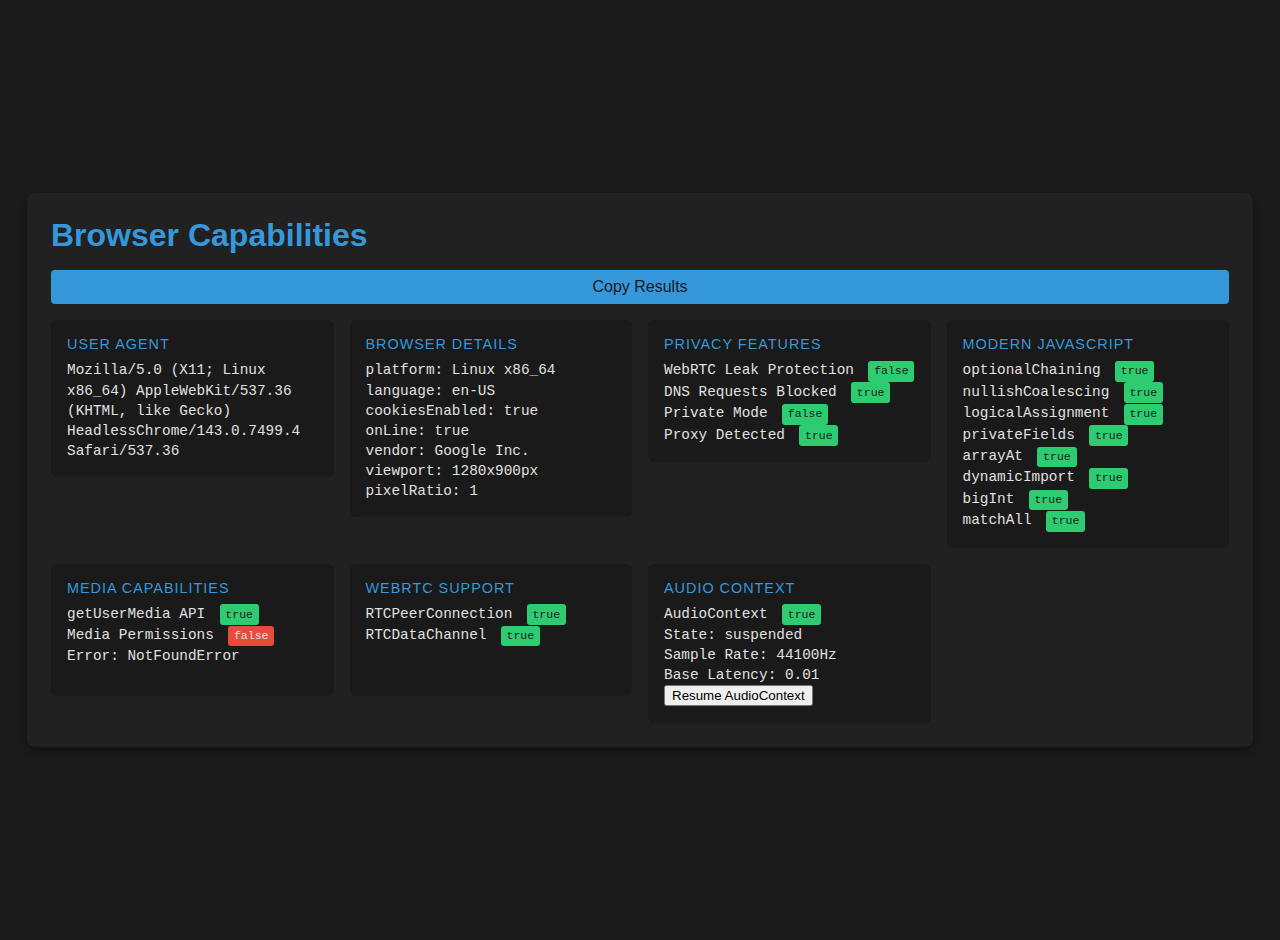
<file: browsercheck.html>
<!DOCTYPE html>
<html lang="en">
<head>
    <meta charset="UTF-8">
    <meta name="viewport" content="width=device-width, initial-scale=1.0, maximum-scale=1.0, user-scalable=no">
    <meta content="text/html;charset=utf-8" http-equiv="Content-Type">
    <meta content="utf-8" http-equiv="encoding">
    
    <!-- Primary Meta Tags -->
    <title>BrowserCheck - Advanced WebRTC and Privacy Analyzer for VDO.Ninja</title>
    <meta name="title" content="BrowserCheck - Advanced WebRTC and Privacy Analyzer for VDO.Ninja">
    <meta name="description" content="Debug browser capabilities, privacy features, and modern JavaScript support. Comprehensive browser diagnostic tool.">
    
    <!-- Keep existing meta tags -->
    <meta name="robots" content="index, follow">
    <meta property="og:type" content="website">
    <meta name="theme-color" content="#1e1e2e">
    <link rel="icon" href="/media/favicon.ico">
    
    <!-- Theme -->
    <meta name="theme-color" content="#1e1e2e">
    
    <!-- Favicons -->
    <link rel="icon" href="/media/favicon.ico">
	
    <style>
        :root {
            --bg-color: #1a1a1a;
            --text-color: #e0e0e0;
            --accent-color: #212121;
            --highlight: #3498db;
            --success: #2ecc71;
            --error: #e74c3c;
            --warning: #f39c12;
        }
        
        body {
            background: var(--bg-color);
            color: var(--text-color);
            font-family: -apple-system, BlinkMacSystemFont, 'Segoe UI', Roboto, Oxygen, Ubuntu, sans-serif;
            margin: 0;
            min-height: 100vh;
            display: flex;
            padding: 20px;
        }

		.container {
			background: var(--accent-color);
			border-radius: 8px;
			padding: 1.5rem;
			margin: auto;
			width: 95%;
			max-width: 1200px;
			box-shadow: 0 4px 6px rgba(0, 0, 0, 0.3);
			display: grid;
			grid-template-columns: repeat(auto-fill, minmax(250px, 1fr));
			gap: 1rem;
			grid-auto-flow: dense;
		}

        h1 {
            margin: 0;
            font-size: clamp(1.5rem, 3vw, 2rem);
            color: var(--highlight);
            grid-column: 1 / -1;
        }

		.info-box {
			background: var(--bg-color);
			border-radius: 6px;
			padding: 1rem;
			word-wrap: break-word;
			height: fit-content;
			min-height: 100px;
			display: flex;
			flex-direction: column;
		}

        .label {
            color: var(--highlight);
            font-size: 0.9rem;
            margin-bottom: 0.5rem;
            text-transform: uppercase;
            letter-spacing: 1px;
        }

        .value {
            font-family: monospace;
            font-size: clamp(0.8rem, 1.5vw, 0.9rem);
            line-height: 1.4;
        }

        .status {
            display: inline-block;
            padding: 0.2em 0.5em;
            border-radius: 3px;
            margin-left: 0.5em;
            font-size: 0.8em;
        }

        .status-true {
            background: var(--success);
            color: var(--bg-color);
        }

        .status-false {
            background: var(--error);
            color: var(--text-color);
        }
		
		#privacy .status-false {
			background: var(--success);
			color: var(--bg-color);
		}

        @media (max-width: 640px) {
            .container {
                grid-template-columns: 1fr;
            }
        }
		
		.feature-list {
            display: grid;
            grid-template-columns: repeat(auto-fit, minmax(150px, 1fr));
            gap: 0.5rem;
        }

        .feature-item {
            display: flex;
            justify-content: space-between;
            align-items: center;
            padding: 0.3rem 0;
        }

        .warning {
            color: var(--warning);
        }
		.copy-button {
			grid-column: 1 / -1;
			background: var(--highlight);
			color: var(--bg-color);
			border: none;
			border-radius: 4px;
			padding: 8px 16px;
			cursor: pointer;
			font-size: 1rem;
			transition: opacity 0.2s;
		}

		.copy-button:hover {
			opacity: 0.9;
		}

		.copy-button:active {
			opacity: 0.7;
		}
    </style>
</head>
<body>
    <div class="container">
        <h1>Browser Capabilities</h1>
		
		<button id="copyResults" class="copy-button">
			Copy Results
		</button>
        
        <div class="info-box">
            <div class="label">User Agent</div>
            <div id="ua" class="value"></div>
        </div>

        <div class="info-box">
            <div class="label">Browser Details</div>
            <div id="details" class="value"></div>
        </div>
		
		<div class="info-box">
            <div class="label">Privacy Features</div>
            <div id="privacy" class="value"></div>
        </div>

        <div class="info-box">
            <div class="label">Modern JavaScript</div>
            <div id="modernjs" class="value"></div>
        </div>

        <div class="info-box">
            <div class="label">Media Capabilities</div>
            <div id="media" class="value"></div>
        </div>

        <div class="info-box">
            <div class="label">WebRTC Support</div>
            <div id="webrtc" class="value"></div>
        </div>

        <div class="info-box">
            <div class="label">Audio Context</div>
            <div id="audio" class="value"></div>
        </div>
    </div>

    <script>
        function addStatusBadge(text, status) {
            return `${text} <span class="status status-${status}">${status}</span>`;
        }
				
		function formatResults() {
			// Helper to clean and add colored emoji
			function addStatusEmoji(text, isPrivacy = false) {
				const cleanText = text.replace(/<[^>]*>/g, '').trim();
				
				// For privacy features, false is good (green) and true is bad (red)
				if (isPrivacy) {
					if (cleanText.includes('true')) {
						return cleanText.replace(/true$/, '❌ true');
					}
					return cleanText.replace(/false$/, '✅ false');
				}
				
				// For all other features, true is good (green) and false is bad (red)
				if (cleanText.includes('true')) {
					return cleanText.replace(/true$/, '✅ true');
				}
				return cleanText.replace(/false$/, '❌ false');
			}

			// Helper to format details line
			function formatDetailsLine(line) {
				const [key, ...values] = line.split(':');
				return `- ${key}: ${values.join(':')}`.trim();
			}

			const sections = {
				'User Agent': document.getElementById('ua').textContent.trim(),
				
				'Browser Details': document.getElementById('details')
					.innerHTML
					.split('<br>')
					.map(line => formatDetailsLine(line.trim()))
					.join('\n'),
				
				'Privacy Features': document.getElementById('privacy')
					.innerHTML
					.split('<br>')
					.map(line => `- ${addStatusEmoji(line, true)}`)
					.join('\n'),
				
				'Modern JavaScript': document.getElementById('modernjs')
					.innerHTML
					.split('<br>')
					.map(line => `- ${addStatusEmoji(line)}`)
					.join('\n'),
				
				'Media Capabilities': document.getElementById('media')
					.innerHTML
					.split('<br>')
					.map(line => `- ${addStatusEmoji(line)}`)
					.join('\n'),
				
				'WebRTC Support': document.getElementById('webrtc')
					.innerHTML
					.split('<br>')
					.map(line => `- ${addStatusEmoji(line)}`)
					.join('\n'),
				
				'Audio Context': document.getElementById('audio')
					.innerHTML
					.split('<br>')
					.map(line => {
						line = line.replace(/<[^>]*>/g, '').trim();
						if (line.includes('AudioContext')) {
							return `- ${addStatusEmoji(line)}`;
						}
						return `- ${line}`;
					})
					.filter(line => !line.includes('Resume AudioContext'))
					.join('\n')
			};

			const timestamp = new Date().toLocaleString();
			const formatted = Object.entries(sections)
				.map(([title, content]) => `### ${title}\n${content.trim()}`)
				.join('\n\n');

			return `## Browser Capabilities Check Results\n*Generated: ${timestamp}*\n\n${formatted}`;
		}

		document.getElementById('copyResults').addEventListener('click', async () => {
			try {
				await navigator.clipboard.writeText(formatResults());
				const btn = document.getElementById('copyResults');
				btn.textContent = 'Copied!';
				setTimeout(() => btn.textContent = 'Copy Results', 2000);
			} catch (err) {
				console.error('Failed to copy:', err);
			}
		});

        function checkMediaSupport() {
            const mediaElement = document.getElementById('media');
            const results = [];

            try {
                const hasGetUserMedia = !!(navigator.mediaDevices && navigator.mediaDevices.getUserMedia);
                results.push(addStatusBadge('getUserMedia API', hasGetUserMedia));

                navigator.mediaDevices.getUserMedia({ audio: true, video: true })
                    .then(() => {
                        results.push(addStatusBadge('Media Permissions', true));
                        mediaElement.innerHTML = results.join('<br>');
                    })
                    .catch(err => {
                        results.push(addStatusBadge('Media Permissions', false));
                        results.push(`Error: ${err.name}`);
                        mediaElement.innerHTML = results.join('<br>');
                    });
            } catch (err) {
                results.push(addStatusBadge('Media API', false));
                results.push(`Error: ${err.message}`);
                mediaElement.innerHTML = results.join('<br>');
            }
        }

        function checkWebRTC() {
            const webrtcElement = document.getElementById('webrtc');
            const results = [];

            try {
                const hasRTCPeerConnection = !!window.RTCPeerConnection;
                results.push(addStatusBadge('RTCPeerConnection', hasRTCPeerConnection));

                const hasRTCDataChannel = 'createDataChannel' in RTCPeerConnection.prototype;
                results.push(addStatusBadge('RTCDataChannel', hasRTCDataChannel));

                webrtcElement.innerHTML = results.join('<br>');
            } catch (err) {
                results.push(addStatusBadge('WebRTC Support', false));
                results.push(`Error: ${err.message}`);
                webrtcElement.innerHTML = results.join('<br>');
            }
        }

        function checkAudioContext() {
            const audioElement = document.getElementById('audio');
            const results = [];

            try {
                const AudioContext = window.AudioContext || window.webkitAudioContext;
                if (AudioContext) {
                    const context = new AudioContext();
                    results.push(addStatusBadge('AudioContext', true));
                    results.push(`State: ${context.state}`);
                    results.push(`Sample Rate: ${context.sampleRate}Hz`);
                    results.push(`Base Latency: ${context.baseLatency || 'Not available'}`);
                    
                    if (context.state === 'suspended') {
                        const button = document.createElement('button');
                        button.textContent = 'Resume AudioContext';
                        button.onclick = () => {
                            context.resume().then(() => {
                                results[1] = `State: ${context.state}`;
                                audioElement.innerHTML = results.join('<br>');
                            });
                        };
                        results.push(button.outerHTML);
                    }
                } else {
                    results.push(addStatusBadge('AudioContext', false));
                }
            } catch (err) {
                results.push(addStatusBadge('AudioContext', false));
                results.push(`Error: ${err.message}`);
            }
            
            audioElement.innerHTML = results.join('<br>');
        }

        const ua = navigator.userAgent;
        document.getElementById('ua').textContent = ua;

        const details = {
            platform: navigator.platform,
            language: navigator.language,
            cookiesEnabled: navigator.cookieEnabled,
            onLine: navigator.onLine,
            vendor: navigator.vendor || 'Not available',
            viewport: `${window.innerWidth}x${window.innerHeight}px`,
            pixelRatio: window.devicePixelRatio
        };

        document.getElementById('details').innerHTML = Object.entries(details)
            .map(([key, value]) => `${key}: ${value}`)
            .join('<br>');
		
		const detectPrivacyFeatures = {
		  async checkWebRTC() {
			if (!window.RTCPeerConnection) {
			  return { supported: false, blocked: true };
			}

			try {
			  const pc = new RTCPeerConnection();
			  const candidates = [];
			  
			  pc.createDataChannel('');
			  await pc.createOffer().then(offer => pc.setLocalDescription(offer));
			  
			  return new Promise(resolve => {
				let timeoutId;
				
				pc.onicecandidate = e => {
				  if (e.candidate) {
					candidates.push(e.candidate.candidate);
				  } else {
					clearTimeout(timeoutId);
					pc.close();
					resolve({
					  supported: true,
					  blocked: !candidates.some(c => c.includes('srflx') || c.includes('host')),
					  candidates
					});
				  }
				};
				
				timeoutId = setTimeout(() => {
				  pc.close();
				  resolve({ supported: true, blocked: true });
				}, 1000);
			  });
			} catch (e) {
			  return { supported: true, blocked: true, error: e.message };
			}
		  },

		  checkDNS() {
			return new Promise(resolve => {
			  const img = new Image();
			  const start = performance.now();
			  
			  img.onload = () => {
				const time = performance.now() - start;
				resolve({ blocked: false, loadTime: time });
			  };
			  
			  img.onerror = () => {
				resolve({ blocked: true });
			  };
			  
			  img.src = 'https://www.google.com/favicon.ico?' + new Date().getTime();
			});
		  },

		  async checkNetworkFeatures() {
			const results = {
			  webrtc: await this.checkWebRTC(),
			  dns: await this.checkDNS(),
			  privateMode: !window.localStorage,
			  doNotTrack: navigator.doNotTrack === "1" || window.doNotTrack === "1",
			  proxy: await fetch('https://api.ipify.org?format=json')
				.then(r => r.json())
				.then(() => false)
				.catch(() => true)
			};
			
			return results;
		  }
		};

        const detectModernJS = {
			testFeatures() {
				return {
					optionalChaining: (() => {
						try {
							eval('const obj = {}; obj?.prop');
							return true;
						} catch { return false; }
					})(),

					nullishCoalescing: (() => {
						try {
							eval('const val = null ?? "default"');
							return true;
						} catch { return false; }
					})(),

					logicalAssignment: (() => {
						try {
							eval('let x = 0; x ||= 1');
							return true;
						} catch { return false; }
					})(),

					privateFields: (() => {
						try {
							eval('class Test { #private = 123; }');
							return true;
						} catch { return false; }
					})(),

					arrayAt: (() => {
						try {
							return typeof [].at === 'function';
						} catch { return false; }
					})(),
					
					dynamicImport: (() => {
						try {
							new Function('return import("data:text/javascript;base64,")');
							return true;
						} catch { return false; }
					})(),
					
					bigInt: (() => {
						try {
							return typeof BigInt === 'function';
						} catch { return false; }
					})(),
					
					matchAll: (() => {
						try {
							return typeof ''.matchAll === 'function';
						} catch { return false; }
					})()
				};
			}
		};

        // Initialize all checks
        async function initializeChecks() {
            // Run existing checks
            checkMediaSupport();
            checkWebRTC();
            checkAudioContext();

            // Add user agent and details
            const ua = navigator.userAgent;
            document.getElementById('ua').textContent = ua;

            const details = {
                platform: navigator.platform,
                language: navigator.language,
                cookiesEnabled: navigator.cookieEnabled,
                onLine: navigator.onLine,
                vendor: navigator.vendor || 'Not available',
                viewport: `${window.innerWidth}x${window.innerHeight}px`,
                pixelRatio: window.devicePixelRatio
            };

            document.getElementById('details').innerHTML = Object.entries(details)
                .map(([key, value]) => `${key}: ${value}`)
                .join('<br>');

            // Run new privacy checks
            const privacyResults = await detectPrivacyFeatures.checkNetworkFeatures();
            const privacyElement = document.getElementById('privacy');
            const privacyHTML = [
                addStatusBadge('WebRTC Leak Protection', privacyResults.webrtc.blocked),
                addStatusBadge('DNS Requests Blocked', privacyResults.dns.blocked),
                addStatusBadge('Private Mode', privacyResults.privateMode),
                addStatusBadge('Proxy Detected', privacyResults.proxy)
            ];
            privacyElement.innerHTML = privacyHTML.join('<br>');

            // Run JavaScript feature checks
            const jsFeatures = detectModernJS.testFeatures();
            const jsElement = document.getElementById('modernjs');
            const jsHTML = Object.entries(jsFeatures)
                .map(([feature, supported]) => addStatusBadge(feature, supported))
                .join('<br>');
            jsElement.innerHTML = jsHTML;
        }

        // Start all checks
        initializeChecks();
    </script>
</body>
</html>
</file>
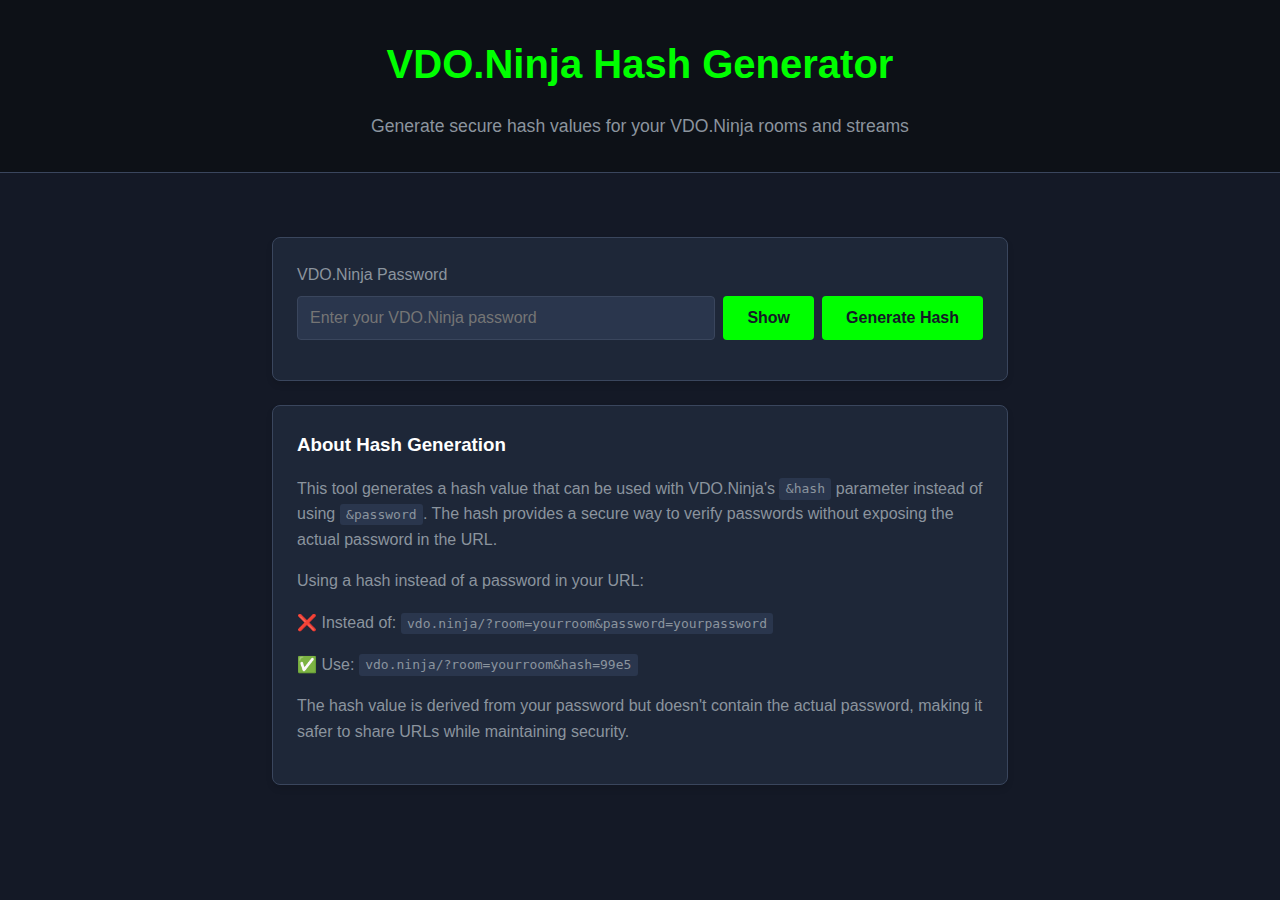
<file: changepassword.html>
<!DOCTYPE html>
<html>
<head>
    <title>VDO.Ninja Hash Generator</title>
	<meta charset="utf8" />
    <style>
        :root {
            --primary: #00ff00;
            --primary-dark: #00cc00;
            --bg-dark: #141926;
            --bg-darker: #0d1117;
            --bg-card: #1e2738;
            --bg-input: #2a364d;
            --border: #3a465d;
            --text: #ffffff;
            --text-muted: #8b949e;
        }
        
        * {
            box-sizing: border-box;
            margin: 0;
            padding: 0;
        }
        
        body {
            background: var(--bg-dark);
            color: var(--text);
            font-family: -apple-system, BlinkMacSystemFont, "Segoe UI", Roboto, Oxygen-Sans, Ubuntu, Cantarell, "Helvetica Neue", sans-serif;
            line-height: 1.6;
            min-height: 100vh;
            display: flex;
            flex-direction: column;
        }
        
        .container {
            max-width: 800px;
            margin: 0 auto;
            padding: 2rem;
            width: 100%;
        }
        
        .header {
            text-align: center;
            margin-bottom: 2rem;
            padding: 2rem 0;
            background: var(--bg-darker);
            border-bottom: 1px solid var(--border);
        }
        
        h1 {
            color: var(--primary);
            margin-bottom: 1rem;
            font-size: 2.5rem;
        }
        
        .subtitle {
            color: var(--text-muted);
            font-size: 1.1rem;
        }
        
        .card {
            background: var(--bg-card);
            padding: 1.5rem;
            border-radius: 8px;
            margin-bottom: 1.5rem;
            border: 1px solid var(--border);
            box-shadow: 0 4px 6px rgba(0, 0, 0, 0.1);
        }
        
        .input-group {
            margin-bottom: 1rem;
        }
        
        label {
            display: block;
            margin-bottom: 0.5rem;
            color: var(--text-muted);
        }
        
        .input-wrapper {
            position: relative;
            display: flex;
            gap: 0.5rem;
        }
        
        input {
            flex: 1;
            padding: 0.75rem;
            background: var(--bg-input);
            border: 1px solid var(--border);
            color: var(--text);
            border-radius: 4px;
            font-size: 1rem;
            transition: all 0.2s ease;
        }
        
        input:focus {
            outline: none;
            border-color: var(--primary);
            box-shadow: 0 0 0 2px rgba(0, 255, 0, 0.1);
        }
        
        button {
            background: var(--primary);
            color: var(--bg-dark);
            border: none;
            padding: 0.75rem 1.5rem;
            border-radius: 4px;
            cursor: pointer;
            font-weight: 600;
            font-size: 1rem;
            transition: all 0.2s ease;
            white-space: nowrap;
        }
        
        button:hover {
            background: var(--primary-dark);
            transform: translateY(-1px);
        }
        
        button:active {
            transform: translateY(0);
        }
        
        .result {
            display: none;
            animation: fadeIn 0.3s ease;
        }
        
        .result.visible {
            display: block;
        }
        
        .hash-display {
            display: flex;
            align-items: center;
            gap: 1rem;
            background: var(--bg-input);
            padding: 1rem;
            border-radius: 4px;
            margin-bottom: 1rem;
        }
        
        .hash-value {
            font-family: monospace;
            font-size: 1.2rem;
            color: var(--primary);
        }
        
        .url-preview {
            font-family: monospace;
            background: var(--bg-input);
            padding: 1rem;
            border-radius: 4px;
            word-break: break-all;
        }
        
        .info {
            color: var(--text-muted);
        }
        
        .info h3 {
            color: var(--text);
            margin-bottom: 1rem;
        }
        
        .info p {
            margin-bottom: 1rem;
        }
        
        code {
            background: var(--bg-input);
            padding: 0.2rem 0.4rem;
            border-radius: 3px;
            font-family: monospace;
        }
        
        @keyframes fadeIn {
            from { opacity: 0; transform: translateY(-10px); }
            to { opacity: 1; transform: translateY(0); }
        }
        
        .toggle-password {
            position: absolute;
            right: 0.5rem;
            top: 50%;
            transform: translateY(-50%);
            background: none;
            border: none;
            color: var(--text-muted);
            cursor: pointer;
            padding: 0.5rem;
        }
        
        .copy-notification {
            position: fixed;
            top: 1rem;
            right: 1rem;
            background: var(--primary);
            color: var(--bg-dark);
            padding: 0.75rem 1.5rem;
            border-radius: 4px;
            display: none;
            animation: slideIn 0.3s ease;
        }
        
        @keyframes slideIn {
            from { transform: translateX(100%); opacity: 0; }
            to { transform: translateX(0); opacity: 1; }
        }
        
        @media (max-width: 600px) {
            .container {
                padding: 1rem;
            }
            
            h1 {
                font-size: 2rem;
            }
            
            .input-wrapper {
                flex-direction: column;
            }
            
            button {
                width: 100%;
            }
        }
    </style>
</head>
<body>
    <div class="header">
        <h1>VDO.Ninja Hash Generator</h1>
        <p class="subtitle">Generate secure hash values for your VDO.Ninja rooms and streams</p>
    </div>

    <div class="container">
        <div class="card">
            <div class="input-group">
                <label for="passwordInput">VDO.Ninja Password</label>
                <div class="input-wrapper">
                    <input type="password" id="passwordInput" placeholder="Enter your VDO.Ninja password" autocomplete="off">
                    <button onclick="togglePassword()">Show</button>
                    <button onclick="generateHashFromInput()">Generate Hash</button>
                </div>
            </div>

            <div class="result" id="resultDiv">
                <div class="hash-display">
                    <span>Hash:</span>
                    <span class="hash-value" id="hashResult"></span>
                    <button onclick="copyHash()">Copy Hash</button>
                </div>
                <div class="url-preview" id="urlPreview"></div>
            </div>
        </div>

        <div class="card info">
            <h3>About Hash Generation</h3>
            <p>This tool generates a hash value that can be used with VDO.Ninja's <code>&hash</code> parameter instead of using <code>&password</code>. The hash provides a secure way to verify passwords without exposing the actual password in the URL.</p>
            <p>Using a hash instead of a password in your URL:</p>
            <p>❌ Instead of: <code>vdo.ninja/?room=yourroom&password=yourpassword</code></p>
            <p>✅ Use: <code>vdo.ninja/?room=yourroom&hash=99e5</code></p>
            <p>The hash value is derived from your password but doesn't contain the actual password, making it safer to share URLs while maintaining security.</p>
        </div>
    </div>

    <div class="copy-notification" id="copyNotification">Hash copied to clipboard!</div>

    <script>
    function generateHash(str, length=false) {
        var buffer = new TextEncoder("utf-8").encode(str);
        return crypto.subtle.digest("SHA-256", buffer).then(
            function(hash) {
                hash = new Uint8Array(hash);
                if (length) {
                    hash = hash.slice(0, parseInt(parseInt(length)/2));
                }
                return toHexString(hash);
            }
        );
    }

    function toHexString(byteArray) {
        return Array.prototype.map.call(byteArray, function(byte) {
            return ('0' + (byte & 0xFF).toString(16)).slice(-2);
        }).join('');
    }

    function generateHashFromInput() {
        var password = document.getElementById('passwordInput').value;
        if (!password) {
            alert('Please enter a password');
            return;
        }
        
        password = password.trim();
        password = encodeURIComponent(password);
        
        var salt = location.hostname;
        if (location.hostname == "steveseguin.github.io") {
            salt = "vdo.ninja";
        } else if (["vdo.ninja","rtc.ninja","versus.cam","socialstream.ninja"].includes(location.hostname.split(".").slice(-2).join("."))) {
            salt = location.hostname.split(".").slice(-2).join(".");
        }
        
        generateHash(password + salt, 4).then(function(hash) {
            document.getElementById('hashResult').textContent = hash;
            document.getElementById('urlPreview').textContent = `vdo.ninja/?room=yourroom&hash=${hash}`;
            document.getElementById('resultDiv').classList.add('visible');
        });
    }

    function copyHash() {
        const hash = document.getElementById('hashResult').textContent;
        navigator.clipboard.writeText(hash).then(function() {
            showNotification();
        });
    }

    function togglePassword() {
        const input = document.getElementById('passwordInput');
        const button = input.nextElementSibling;
        if (input.type === 'password') {
            input.type = 'text';
            button.textContent = 'Hide';
        } else {
            input.type = 'password';
            button.textContent = 'Show';
        }
    }

    function showNotification() {
        const notification = document.getElementById('copyNotification');
        notification.style.display = 'block';
        setTimeout(() => {
            notification.style.display = 'none';
        }, 2000);
    }

    // Enable Enter key to generate hash
    document.getElementById('passwordInput').addEventListener('keypress', function(e) {
        if (e.key === 'Enter') {
            generateHashFromInput();
        }
    });
    </script>
</body>
</html>
</file>
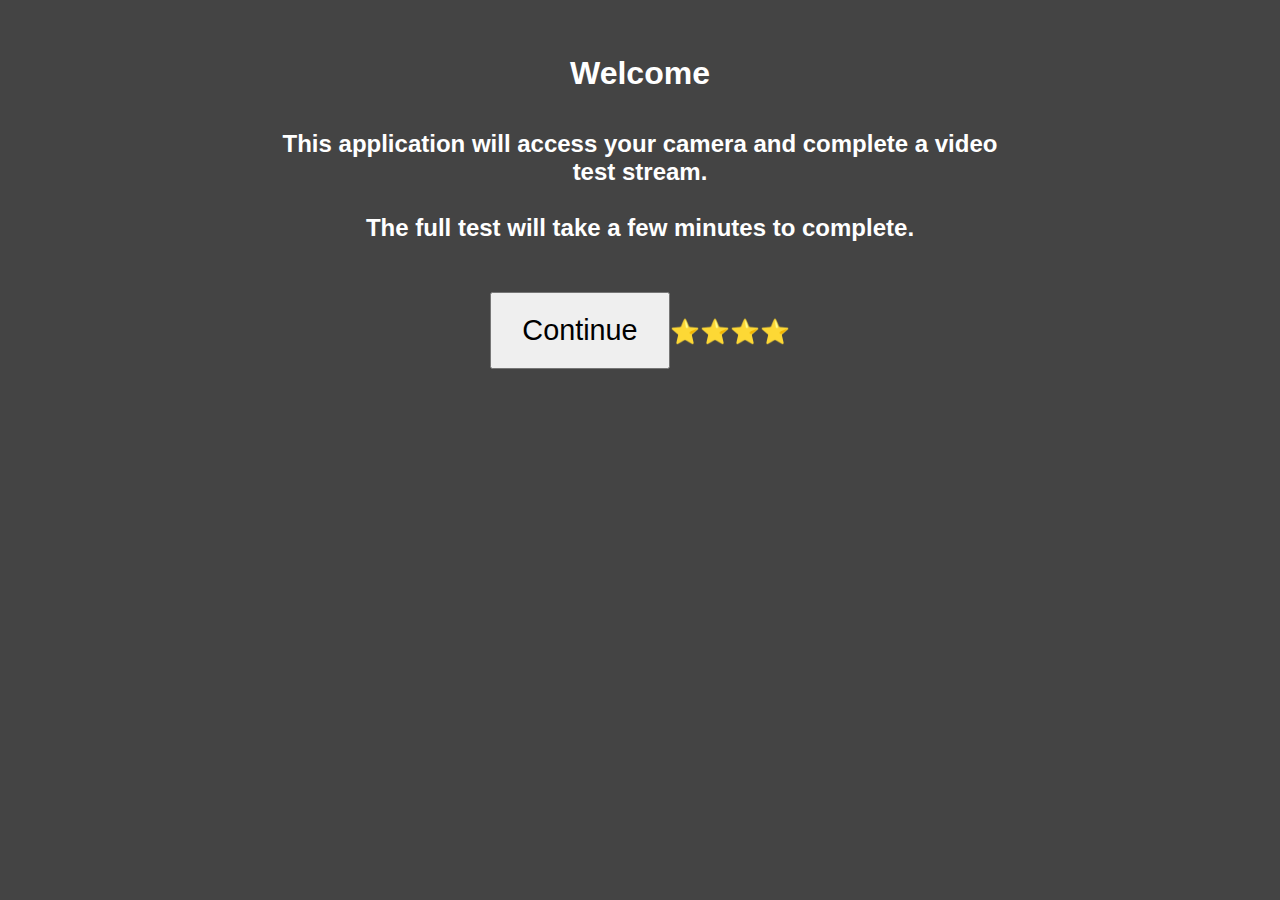
<file: check.html>
<html>
	<head>
		<link rel="stylesheet" href="./lineawesome/css/line-awesome.min.css" />
		<link rel="stylesheet" href="./speedtest.css?ver=1" />
		<meta charset="utf8" />
		<meta name="viewport" content="width=device-width, initial-scale=1" />
		<title>VDON Stream Test</title>
		<style>
			.fullscreen { 
				width:100%;
				height: calc(100% - 35px);
				position:absolute;
				left:0;
				display:block;
				background-color: #444;
				color:white;
				margin: auto;
				padding-top: 35px;
				transition: all ease-in 1s;
				animation-name: fadein;
				animation-duration: .3s;
			}
			
			@keyframes fadein {
			  0%   {opacity: 0.5;}
			  100% {opacity: 1;}
			}
			a {
				color: white;
			}
			#controls button {
				cursor: pointer;
				display: inline;
				padding: 20px;
			}
			.hidden {
				display:none!important;
			}
			body {
				text-align: center;
				height:unset;
				background: #444;
				font-family: 'Noto Sans', sans-serif;
				color:white;
			}
			h2 {
				width: 760px;
				margin: auto;
				max-width: 90%;
			}
			
			li {
				text-align: left;
			}
			
			button{
				margin: 50px auto;
				font-size: 120%;
				padding: 20px 30px;
				cursor:pointer;
			}
		</style>
	</head>
	<body>
		<div class="fullscreen" id="page1">
			<h1>
				Welcome
			</h1>
			<br />
			<h2>
				This application will access your camera and complete a video test stream.
				<br />
				
				<br />
				The full test will take a few minutes to complete.<br />
				<button onclick="next1();">Continue</button>⭐⭐⭐⭐
				
			</h2>
		</div>
		<div class="fullscreen hidden" id="page2">
			<h1>
				Please note, for best results:<br />
			</h1>
			<br />
			<h2>
				
				<li>Connect your computer to a wired connection, instead of Wi-Fi</li><br />
				<li>Have no other applications open while running this test</li><br />
				<li>If using a laptop, connect your laptop to a power outlet</li><br />
				🌠<button onclick="next2();">Continue</button>⭐⭐⭐
				
			</h2>
		</div>
		
		<div class="fullscreen hidden" id="page2a">
			
			<h1>
				This first step will measure your network bandwidth<br />
			</h1>
			<br />
			<h2>
				We will test against Cloudflare's speed test servers.<br /><br />
				It will take a minute to complete once started.<br />
				
				<br />
				<div id="cloudflareresults">
					🌠🌠<button id="cloudflare" disabled>Loading Files</button>⭐⭐
				</div>
				
			</h2>
		</div>
		
		<div class="fullscreen hidden" id="page3">
			
			<h2>
				The next step will access your camera and microphone.<br /><br />
				<br />
				Accept the camera and microphone permissions if prompted.<br /><br />
				<small><i>No one will be able to see your video or audio, other than you.</i></small>
				<br /><br />
				<img src='./media/accept.png'/><br />
				🌠🌠🌠<button onclick="next3();">Continue</button>⭐
				
			</h2>
		</div>
		<div id="mainapp" class="hidden">
			<h1>
				Video and stream quality check
			</h1>
			<div id="container">
			</div>
			<div class="hidden" id="graphs">
				<div class="graph">
					<h3>Bitrate (kbps)</h3>
					<span>0</span>
					<canvas id="bitrate-graph"></canvas>
				</div>

				<div class="graph">
					<h3>Buffer delay (ms)</h3>
					<span>0</span>
					<canvas id="buffer-graph"></canvas>
				</div>

				<div class="graph">
					<h3>Packet Loss (%)</h3>
					<span>0</span>
					<canvas id="packetloss-graph"></canvas>
				</div>
			</div>
			
			<div style="display:none;" id="explanation">
				<div id="remote"></div>
				<br />
				Testing location: <select name="turnlist" id="turnlist" onchange="reloadTurn();" title="Select an exact location to test against">
				  <option selected value="">Automatic</option>
				  <option value="de1">Saarbruecken, Germany</option>
				  <option value="de2">Frankfurt, Germany</option>
				  <option value="fr1">Strasbourg, France</option>
				  <option value="bra1">São Paulo, Brazil</option>
				  <option value="pol1">Warsaw, Poland</option>
				  <option value="cae1">Montreal, Canada</option>
				  <option value="use1">Virgina, USA</option>
				  <option disabled value="usc1">Chicago, USA</option>
				  <option disabled value="usw1">Los Angeles, USA</option>
				  <option value="usw2">Oregon, USA</option>
				  <option value="aus1">Sydney, Australia</option>
				  <option value="jap1">Tokyo, Japan</option>
				  <option value="sing1">Singapore</option>
				  <option value="ind1">Mumbai, India</option>
				  <option value="pol1">Warsaw, Poland</option>
				</select>
				<br /><br /><br />
			</div>
		</div>

		<script>
		
			function getChromiumVersion() {
				var raw = navigator.userAgent.match(/Chrom(e|ium)\/([0-9]+)\./);
				return raw ? parseInt(raw[2], 10) : false;
			}
			
			function next1(){
				document.getElementById("page1").classList.add("hidden");
				document.getElementById("page2").classList.remove("hidden");
			}
			
			async function runCodecDetection() {
			  try {
				console.log("Starting advanced codec detection...");
				const detectedCodecs = await detectCodecs();
				logged.push({detectedCodecs});
				console.log("Codec detection complete", detectedCodecs);
				return detectedCodecs;
			  } catch (error) {
				console.error("Error in codec detection:", error);
				logged.push({codecDetectionError: error.message});
				return null;
			  }
			}

			// Call codec detection at appropriate time
			function next2() {
			  document.getElementById("page2").classList.add("hidden");
			  document.getElementById("page2a").classList.remove("hidden");
			  
			  // Run codec detection in parallel with speed test loading
			  runCodecDetection();
			  
			  setTimeout(function() {
				if (document.getElementById("playButton") && !document.getElementById("playButton").skip) {
				  next2a();
				}
			  }, 10000);
			}
			
			function next2a(){
				document.getElementById("page2a").classList.add("hidden");
				document.getElementById("page3").classList.remove("hidden");
			}
			
			function next3(){
				document.getElementById("page3").classList.add("hidden");
				document.getElementById("mainapp").classList.remove("hidden");
				loadIframe(region);
			}
		
			(function (w) {
				w.URLSearchParams =
					w.URLSearchParams ||
					function (searchString) {
						var self = this;
						self.searchString = searchString;
						self.get = function (name) {
							var results = new RegExp("[\?&]" + name + "=([^&#]*)").exec(
								self.searchString
							);
							if (results == null) {
								return null;
							} else {
								return decodeURI(results[1]) || 0;
							}
						};
					};
			})(window);
			var urlParams = new URLSearchParams(window.location.search);
			
			var quality_reason = "";
			var encoder = "";
			var Round_Trip_Time_ms = "";
			var recordResults = false;
			
			var iframe1 = document.createElement("iframe");
			
			function copyFunction(copyText) {
				alert("Log copied to the clipboard.");
				try {
					copyText.select();
					copyText.setSelectionRange(0, 99999);
					document.execCommand("copy");
				} catch (e) {
					var dummy = document.createElement("input");
					document.body.appendChild(dummy);
					dummy.value = copyText;
					dummy.select();
					document.execCommand("copy");
					document.body.removeChild(dummy);
					return false;
				}
				
			}
			
			function printValues(obj) {
				var out = "";
				for (var key in obj) {
					if (typeof obj[key] === "object") {
						out += "<br />";
						out += printValues(obj[key]);
					} else {
						if (key.startsWith("_")) {
						} else {
							out += "<b>" + key + "</b>: " + obj[key] + "<br />";
						}
					}
				}
				return out;
			}

			var logged = [];
			function logData(data) {
				logged.push(data);
			}
			
			const stunServers = [
			  'stun:stun.l.google.com:19302',
			  'stun:stun1.l.google.com:19302',
			  'stun:stun.cloudflare.com:3478',
			];

			async function checkConnectionModes() {
			  let hostMode = false;
			  let srflxMode = false;

			  const iceConfig = { iceServers: [{ urls: stunServers }] };
			  const rtcPeerConnection = new RTCPeerConnection(iceConfig);

			  rtcPeerConnection.createDataChannel(''); // Create a dummy data channel
			  const offer = await rtcPeerConnection.createOffer();

			  rtcPeerConnection.onicecandidate = (event) => {
				if (event.candidate) {
				  if (event.candidate.candidate.includes('srflx')) {
					if (!srflxMode){
						srflxMode= true;
						if (hostMode){
							logged.push({hostMode,srflxMode});
						}
					}
				  } else if (event.candidate.candidate.includes('host')) {
					if (!hostMode){
						hostMode = true;
						if (srflxMode){
							logged.push({hostMode,srflxMode});
						}
					}
				  }
				} else {
				  rtcPeerConnection.onicecandidate = null;
				  if (!hostMode || !hostMode){
					logged.push({hostMode,srflxMode});
				  }
				}
			  };
			  rtcPeerConnection.setLocalDescription(offer);
			}
			try {
				checkConnectionModes();
			} catch(e){}
		
			function reloadTurn(){
				console.log("Reloading to change TURN servers");
				loadIframe(document.getElementById("turnlist").value);
			}
			
			function updateTurnlist(value){
				var select = document.getElementById("turnlist");
				var selected = select.value;
				
				select.innerHTML = "";
				
				var opt = document.createElement("option");
				opt.value = ""
				opt.title = "Choose the closest location automatically";
				opt.innerHTML = "Automatic";
				select.appendChild(opt);
				if (selected == ""){
					opt.selected = true;
				}
				
				for (var i =0;i<value.length;i++){
					var opt = document.createElement("option");
					opt.value = value[i].locale;
					opt.title = value[i].name;
					opt.innerHTML = value[i].name;
					select.appendChild(opt);
					if (selected == opt.value){
						opt.selected = true;
					}
				}
			}
			
			var eventMethod = window.addEventListener
				? "addEventListener"
				: "attachEvent";
			var eventer = window[eventMethod];
			var messageEvent = eventMethod === "attachEvent" ? "onmessage" : "message";
			var previousResolution;
			var timer= null;
			
			var statsSent = false;

			eventer(messageEvent, function (e) {
				if ("action" in e.data) {
				
					if (e.data.action == "available-speedtest-servers"){
						console.warn("Speedtest server list loaded");
						updateTurnlist(e.data.value);
					}
					
					if (e.data.action == "started-camera"){
						loadIframe2();
						document.getElementById("localVideoText").innerText =  "Local video before transmission";
					} else if (e.data.action == "screen-share-state" && e.data.value){
						loadIframe2();
						document.getElementById("localVideoText").innerText =  "Local video before transmission";
					} 
					
					if (e.data.action == "new-view-connection") {
						if (timer===null){
							timer = 0;
						} else {
							return;
						}
						buttonContainer.querySelectorAll(
							"#controls button:last-child"
						)[0].style.display = "inline";
						
						
						logData({"timestart": Date.now()});
						
						try {
							logData({"peakhour": new Date(Date.now()).getHours()>7 && new Date(Date.now()).getHours()<11});
						} catch(e){}
						
						var showdetails = document.createElement("button");
						showdetails.onclick = function(){
							document.getElementById("graphs").classList.toggle('hidden');
						}
						showdetails.innerText = "Show testing details";
						buttonContainer.appendChild(showdetails);
						
						setTimeout(function(button){
							button.click();
						}, 90000,button);
					}

					if (e.data.action == "setVideoBitrate") {
						buttonContainer.querySelectorAll("button").forEach((button) => {
							button.classList.remove("active");
						});
						if (e.data.value == 30) {
							document
								.querySelectorAll("#controls button")[0]
								.classList.add("active");
						}
						if (e.data.value == 6000) {
							document
								.querySelectorAll("#controls button")[1]
								.classList.add("active");
						}
						if (e.data.value == -1) {
							document
								.querySelectorAll("#controls button")[2]
								.classList.add("active");
						}
					}
				}
				if ("stats" in e.data) {
					var out = "";
					
					
					for (var someValue in e.data.stats.inbound) {
						out += printValues(e.data.stats.inbound[someValue]);
						if (e.data.stats.inbound[someValue] && e.data.stats.inbound[someValue].info){
							if (!statsSent){
								statsSent = e.data.stats.inbound[someValue];
							}
						}
					}
					
					for (var someValue in e.data.stats.outbound) {
						if (e.data.stats.outbound[someValue].quality_limitation_reason){
							if (quality_reason != e.data.stats.outbound[someValue].quality_limitation_reason) {
								quality_reason = e.data.stats.outbound[someValue].quality_limitation_reason;
								logData({"QLR": quality_reason});
							}
						}
						
						if (e.data.stats.outbound[someValue].encoder){
							if (encoder != e.data.stats.outbound[someValue].encoder) {
								encoder = e.data.stats.outbound[someValue].encoder;
								logData({"encoder":encoder});
							}
						} else if (e.data.stats.outbound[someValue].video_codec){
							if (encoder != e.data.stats.outbound[someValue].video_codec) {
								encoder = e.data.stats.outbound[someValue].video_codec;
								logData({"encoder":encoder});
							}
						}
					}

					for (var key in e.data.stats.inbound[streamID]){
						if (typeof e.data.stats.inbound[streamID][key] == "object"){
							if ("Bitrate_in_kbps" in e.data.stats.inbound[streamID][key]){
								var bitrate = e.data.stats.inbound[streamID][key]["Bitrate_in_kbps"];
								updateData("bitrate", bitrate);
							}
							
							if ("Jitter_Buffer_ms" in e.data.stats.inbound[streamID][key]){
								var buffer = e.data.stats.inbound[streamID][key]["Jitter_Buffer_ms"];
								updateData("buffer", buffer);
							} else if ("Buffer_Delay_in_ms" in e.data.stats.inbound[streamID][key]){
								var buffer = e.data.stats.inbound[streamID][key]["Buffer_Delay_in_ms"];
								updateData("buffer", buffer);
							} else if ("Added_Buffer_Delay_ms" in e.data.stats.inbound[streamID][key]){
								console.log("Added_Buffer_Delay_ms");
								var buffer = e.data.stats.inbound[streamID][key]["Added_Buffer_Delay_ms"];
								updateData("buffer", buffer);
							}
							
							if ("packetLoss_in_percentage" in e.data.stats.inbound[streamID][key]){
								var packetloss = e.data.stats.inbound[streamID][key]["packetLoss_in_percentage"];
								if (packetloss != undefined) {
									packetloss = packetloss.toFixed(2);
									updateData("packetloss", packetloss);
								}
							}

							if ("Resolution" in e.data.stats.inbound[streamID][key]){
								var resolution = e.data.stats.inbound[streamID][key]["Resolution"];

								if (previousResolution != resolution) {
									previousResolution = resolution;
									logData({"resolution": resolution});
								}
							}
							
						}
					}
				}
			});

			var streamID = "";
			var possible = "ABCDEFGHJKLMNPQRSTUVWXYZabcdefghijkmnpqrstuvwxyz23456789";
			for (var i = 0; i < 7; i++) {
				streamID += possible.charAt(
					Math.floor(Math.random() * possible.length)
				);
			}
			
			if (urlParams.has("sid")) {
				streamID = urlParams.get("sid");
			} else if (urlParams.has("push")) {
				streamID = urlParams.get("push");
			}
			
			var region = "";
			if (urlParams.has("location")) {
				region = urlParams.get("location");
			} else if (urlParams.has("region")) {
				region = urlParams.get("region");
			}
			
			var testType= "webcam&quality=0&css=speedtest.css";
			if (urlParams.has("screen") || urlParams.has("ss") || urlParams.has("screenshare") || urlParams.has("screentest")) {
				testType = "quality=0&screenshare&css=speedtest.css"
			}
			
			<!-- <option selected value="">Automatic</option> -->
			<!-- <option value="de1">Saarbruecken, Germany</option> -->
			<!-- <option value="de2">Frankfurt, Germany</option> -->
			<!-- <option value="fr1">Strasbourg, France</option> -->
			<!-- <option value="bra1">São Paulo, Brazil</option> -->
			<!-- <option value="pol1">Warsaw, Poland</option> -->
			<!-- <option value="cae1">Montreal, Canada</option> -->
			<!-- <option value="use1">Virgina, USA</option> -->
			<!-- <option disabled value="usc1">Chicago, USA</option> -->
			<!-- <option disabled value="usw1">Los Angeles, USA</option> -->
			<!-- <option value="usw2">Oregon, USA</option> -->
			<!-- <option value="aus1">Sydney, Australia</option> -->
			<!-- <option value="jap1">Tokyo, Japan</option> -->
			<!-- <option value="sing1">Singapore</option> -->
			<!-- <option value="ind1">Mumbai, India</option> -->
			<!-- <option value="pol1">Warsaw, Poland</option> -->
			
			function detectCodecs() {
			  const codecData = {
				video: {},
				audio: {},
				webrtc: {},
				webcodec: {},
				mediaCapabilities: {}
			  };

			  // Basic mimeType detection function - returns all supported mime types
			  function getSupportedMimeTypes(media, types, codecs) {
				const supported = [];
				
				// First check simple types
				types.forEach(type => {
				  const mimeType = `${media}/${type}`;
				  if (MediaRecorder.isTypeSupported(mimeType)) {
					supported.push(mimeType);
				  }
				});
				
				// Then check with codecs
				types.forEach(type => {
				  const mimeType = `${media}/${type}`;
				  
				  codecs.forEach(codec => {
					if (!codec) return;
					
					const variation = `${mimeType};codecs=${codec.toLowerCase()}`;
					if (MediaRecorder.isTypeSupported(variation)) {
					  supported.push(variation);
					  
					  const codecKey = codec.toLowerCase();
					  if (media === 'video') {
						codecData.video[codecKey] = codecData.video[codecKey] || {};
						codecData.video[codecKey].mediaRecorder = true;
						codecData.video[codecKey].canEncode = true;
					  } else {
						codecData.audio[codecKey] = codecData.audio[codecKey] || {};
						codecData.audio[codecKey].mediaRecorder = true;
						codecData.audio[codecKey].canEncode = true;
					  }
					}
				  });
				  
				  // Check codec combinations for video/webm
				  if (media === 'video' && type === 'webm') {
					codecs.forEach(videoCodec => {
					  if (!videoCodec) return;
					  
					  const audioCodecs = ['opus', 'vorbis'];
					  audioCodecs.forEach(audioCodec => {
						const variation = `${mimeType};codecs=${videoCodec.toLowerCase()},${audioCodec}`;
						if (MediaRecorder.isTypeSupported(variation)) {
						  supported.push(variation);
						}
					  });
					});
				  }
				});
				
				return supported;
			  }

			  // WebRTC hardware acceleration checker
			  async function checkWebRTCHardwareAcceleration(codec) {
				return new Promise(async (resolve) => {
				  try {
					const config = {
					  iceServers: [{ urls: 'stun:stun.l.google.com:19302' }],
					  iceCandidatePoolSize: 0
					};
					
					const pc1 = new RTCPeerConnection(config);
					const pc2 = new RTCPeerConnection(config);
					
					pc1.createDataChannel('test', {ordered: true});
					
					pc1.onicecandidate = e => e.candidate && pc2.addIceCandidate(e.candidate);
					pc2.onicecandidate = e => e.candidate && pc1.addIceCandidate(e.candidate);
					
					const canvas = document.createElement('canvas');
					canvas.width = 1280;
					canvas.height = 720;
					
					const ctx = canvas.getContext('2d');
					ctx.fillStyle = '#3498db';
					ctx.fillRect(0, 0, canvas.width, canvas.height);
					
					const startTime = Date.now();
					function animateCanvas() {
					  const elapsed = Date.now() - startTime;
					  ctx.fillStyle = '#3498db';
					  ctx.fillRect(0, 0, canvas.width, canvas.height);
					  
					  ctx.fillStyle = '#e74c3c';
					  const x = 100 + Math.sin(elapsed / 500) * 100;
					  const y = canvas.height / 2 + Math.cos(elapsed / 500) * 100;
					  ctx.beginPath();
					  ctx.arc(x, y, 50, 0, Math.PI * 2);
					  ctx.fill();
					  
					  if (Date.now() - startTime < 3000) {
						requestAnimationFrame(animateCanvas);
					  }
					}
					
					animateCanvas();
					const stream = canvas.captureStream(30);
					
					stream.getVideoTracks().forEach(track => {
					  pc1.addTrack(track, stream);
					});
					
					const transceiver = pc1.getTransceivers()[0];
					const codecs = RTCRtpSender.getCapabilities('video').codecs;
					
					const targetCodec = codecs.find(c => {
					  return c.mimeType.toLowerCase().includes(codec.toLowerCase());
					});
					
					if (targetCodec) {
					  transceiver.setCodecPreferences([targetCodec]);
					}
					
					const offer = await pc1.createOffer();
					await pc1.setLocalDescription(offer);
					await pc2.setRemoteDescription(offer);
					const answer = await pc2.createAnswer();
					await pc2.setLocalDescription(answer);
					await pc1.setRemoteDescription(answer);
					
					setTimeout(async () => {
					  let hardwareAccelerated = false;
					  let profile = null;
					  
					  try {
						const stats = await pc1.getStats();
						stats.forEach(stat => {
						  if (stat.type === 'outbound-rtp' && stat.kind === 'video') {
							if (stat.encoderImplementation) {
							  const implementation = stat.encoderImplementation.toLowerCase();
							  hardwareAccelerated = implementation.includes('hardware') || 
													implementation === 'externalencoder' || 
													implementation === 'mediafoundationvideoacceleration' ||
													implementation.includes('accelerator');
							}
							
							if (stat.codecId) {
							  stats.forEach(s => {
								if (s.id === stat.codecId && s.sdpFmtpLine) {
								  const match = s.sdpFmtpLine.match(/profile-level-id=([0-9a-f]+)/i);
								  if (match) {
									profile = match[1];
								  }
								}
							  });
							}
						  }
						});
					  } catch (e) {
						console.error(`Error getting WebRTC stats: ${e.message}`);
					  }
					  
					  pc1.close();
					  pc2.close();
					  stream.getTracks().forEach(track => track.stop());
					  
					  resolve({ 
						hardwareAccelerated, 
						profile,
						webrtc: true,
						canEncode: true,
						canDecode: true,
						webrtcHwEncoding: hardwareAccelerated
					  });
					}, 2000);
				  } catch (error) {
					console.error(`WebRTC check failed for ${codec}: ${error.message}`);
					resolve({ webrtc: false });
				  }
				});
			  }

			  // WebCodec encoder detection
			  async function checkWebCodecEncoder(codec, width = 1280, height = 720, framerate = 30) {
				if (!('VideoEncoder' in window)) {
				  return { webcodec: false };
				}
				
				let result = { webcodec: false };
				
				try {
				  const codecMapping = {
					'vp8': 'vp8',
					'vp9': 'vp09.00.10.08',
					'av1': 'av01.0.04M.08',
					'h264': 'avc1.42001E',
					'h265': 'hev1.1.6.L93.B0'
				  };
				  
				  const webcodecFormat = codecMapping[codec.toLowerCase()] || codec;
				  
				  // Check hardware acceleration with prefer-hardware
				  const hwConfig = {
					codec: webcodecFormat,
					hardwareAcceleration: 'prefer-hardware',
					width,
					height,
					bitrate: 2000000,
					framerate
				  };
				  
				  const hwSupport = await VideoEncoder.isConfigSupported(hwConfig);
				  
				  if (hwSupport && hwSupport.supported) {
					result = { 
					  webcodec: true,
					  hardwareAccelerated: true,
					  config: hwSupport.config,
					  canEncode: true
					};
				  } else {
					// Check with prefer-software
					const swConfig = {
					  codec: webcodecFormat,
					  hardwareAcceleration: 'prefer-software',
					  width,
					  height,
					  bitrate: 2000000,
					  framerate
					};
					
					const swSupport = await VideoEncoder.isConfigSupported(swConfig);
					
					if (swSupport && swSupport.supported) {
					  result = { 
						webcodec: true,
						hardwareAccelerated: false,
						config: swSupport.config,
						canEncode: true
					  };
					}
				  }
				} catch (error) {
				  console.error(`WebCodec encoder check failed for ${codec}: ${error.message}`);
				}
				
				return result;
			  }

			  // WebCodec decoder detection
			  async function checkWebCodecDecoder(codec, width = 1280, height = 720, framerate = 30) {
				if (!('VideoDecoder' in window)) {
				  return { webcodec: false };
				}
				
				let result = { webcodec: false };
				
				try {
				  const codecMapping = {
					'vp8': 'vp8',
					'vp9': 'vp09.00.10.08',
					'av1': 'av01.0.04M.08',
					'h264': 'avc1.42001E',
					'h265': 'hev1.1.6.L93.B0'
				  };
				  
				  const webcodecFormat = codecMapping[codec.toLowerCase()] || codec;
				  
				  // Check hardware acceleration with prefer-hardware
				  const hwConfig = {
					codec: webcodecFormat,
					hardwareAcceleration: 'prefer-hardware',
					codedWidth: width,
					codedHeight: height,
					description: new Uint8Array(0)
				  };
				  
				  const hwSupport = await VideoDecoder.isConfigSupported(hwConfig);
				  
				  if (hwSupport && hwSupport.supported) {
					result = { 
					  webcodec: true,
					  hardwareAccelerated: true,
					  config: hwSupport.config,
					  canDecode: true
					};
				  } else {
					// Check with prefer-software
					const swConfig = {
					  codec: webcodecFormat,
					  hardwareAcceleration: 'prefer-software',
					  codedWidth: width,
					  codedHeight: height,
					  description: new Uint8Array(0)
					};
					
					const swSupport = await VideoDecoder.isConfigSupported(swConfig);
					
					if (swSupport && swSupport.supported) {
					  result = { 
						webcodec: true,
						hardwareAccelerated: false,
						config: swSupport.config,
						canDecode: true
					  };
					}
				  }
				} catch (error) {
				  console.error(`WebCodec decoder check failed for ${codec}: ${error.message}`);
				}
				
				return result;
			  }

			  // Main detection function
			  async function runDetection() {
				// Define codec lists
				const videoTypes = ["webm", "mp4", "x-matroska", "ogg"];
				const audioTypes = ["webm", "mp4", "ogg", "x-matroska", "wav"];
				
				const videoCodecs = [
				  "vp8", "vp9", "av1", "h264", "h265", 
				  "vp9.0", "vp8.0", "avc1", "av1x", "h.264", "h.265", 
				  "av01.0.04M.08", "vp09.00.10.08", "avc1.42001E"
				];
				
				const audioCodecs = [
				  "opus", "vorbis", "mp3", "aac", "pcm", 
				  "mp4a.40.2", "mp4a", "L16", "wav", "flac"
				];
				
				// 1. Detect MediaRecorder support
				const supportedVideoTypes = getSupportedMimeTypes("video", videoTypes, videoCodecs);
				const supportedAudioTypes = getSupportedMimeTypes("audio", audioTypes, audioCodecs);
				console.log(`Found ${supportedVideoTypes.length} supported video MediaRecorder formats`);
				console.log(`Found ${supportedAudioTypes.length} supported audio MediaRecorder formats`);
				
				// 2. Detect WebCodec support
				if ('VideoEncoder' in window || 'VideoDecoder' in window) {
				  console.log('Checking WebCodec support...');
				  
				  const resolutions = [
					{ width: 640, height: 360 },
					{ width: 1280, height: 720 },
					{ width: 1920, height: 1080 }
				  ];
				  
				  const webcodecCodecs = ['vp8', 'vp9', 'h264', 'av1', 'h265'];
				  
				  for (const codec of webcodecCodecs) {
					for (const res of resolutions) {
					  // Check encoder
					  const encoderResult = await checkWebCodecEncoder(codec, res.width, res.height, 30);
					  
					  if (encoderResult.webcodec) {
						codecData.video[codec] = codecData.video[codec] || {};
						codecData.video[codec].webcodec = true;
						codecData.video[codec].canEncode = true;
						
						// Store specific hardware acceleration for WebCodec encoder
						codecData.video[codec].webcodecHwEncoding = encoderResult.hardwareAccelerated;
						
						// If any resolution has hardware acceleration, we'll mark it as supported
						if (encoderResult.hardwareAccelerated) {
						  codecData.video[codec].hardwareAccelerated = true;
						  
						  // Store the min resolution that allows hardware acceleration
						  if (!codecData.video[codec].minHwResolution || 
							res.width * res.height < 
							codecData.video[codec].minHwResolution.width * codecData.video[codec].minHwResolution.height) {
							codecData.video[codec].minHwResolution = res;
							codecData.video[codec].resolutionLimit = `${res.width}x${res.height}+`;
						  }
						} 
						// Only set hardware as false if it hasn't been set to true already
						else if (codecData.video[codec].hardwareAccelerated !== true) {
						  codecData.video[codec].hardwareAccelerated = false;
						}
						
						if (encoderResult.config) {
						  codecData.video[codec].webcodecConfig = codecData.video[codec].webcodecConfig || {};
						  codecData.video[codec].webcodecConfig.encoder = encoderResult.config;
						}
					  }
					  
					  // Check decoder
					  const decoderResult = await checkWebCodecDecoder(codec, res.width, res.height, 30);
					  
					  if (decoderResult.webcodec) {
						codecData.video[codec] = codecData.video[codec] || {};
						codecData.video[codec].webcodec = true;
						codecData.video[codec].canDecode = true;
						
						// Store specific hardware acceleration for WebCodec decoder
						codecData.video[codec].webcodecHwDecoding = decoderResult.hardwareAccelerated;
						
						// If any resolution has hardware acceleration, we'll mark it as supported
						if (decoderResult.hardwareAccelerated) {
						  codecData.video[codec].hardwareAccelerated = true;
						  
						  // Store the min resolution that allows hardware acceleration
						  if (!codecData.video[codec].minHwResolution || 
							res.width * res.height < 
							codecData.video[codec].minHwResolution.width * codecData.video[codec].minHwResolution.height) {
							codecData.video[codec].minHwResolution = res;
							codecData.video[codec].resolutionLimit = `${res.width}x${res.height}+`;
						  }
						} 
						// Only set hardware as false if it hasn't been set to true already
						else if (codecData.video[codec].hardwareAccelerated !== true) {
						  codecData.video[codec].hardwareAccelerated = false;
						}
						
						if (decoderResult.config) {
						  codecData.video[codec].webcodecConfig = codecData.video[codec].webcodecConfig || {};
						  codecData.video[codec].webcodecConfig.decoder = decoderResult.config;
						}
					  }
					}
				  }
				} else {
				  console.log('WebCodec API not supported by this browser');
				}
				
				// 3. Detect WebRTC support and hardware acceleration
				if ('RTCPeerConnection' in window) {
				  console.log('Checking WebRTC support and hardware acceleration...');
				  
				  const webrtcCodecs = ['VP8', 'VP9', 'AV1', 'H264'];
				  
				  for (const codec of webrtcCodecs) {
					const result = await checkWebRTCHardwareAcceleration(codec);
					
					if (result.webrtc) {
					  const normalizedCodec = codec.toLowerCase();
					  codecData.video[normalizedCodec] = codecData.video[normalizedCodec] || {};
					  codecData.video[normalizedCodec].webrtc = true;
					  codecData.video[normalizedCodec].canEncode = true;
					  codecData.video[normalizedCodec].canDecode = true;
					  
					  // Only update hardware acceleration if not already set
					  if (result.hardwareAccelerated) {
						codecData.video[normalizedCodec].hardwareAccelerated = true;
					  } else if (codecData.video[normalizedCodec].hardwareAccelerated !== true) {
						codecData.video[normalizedCodec].hardwareAccelerated = false;
					  }
					  
					  if (result.profile) {
						codecData.video[normalizedCodec].profile = result.profile;
					  }
					  
					  if (result.webrtcHwEncoding) {
						codecData.video[normalizedCodec].webrtcHwEncoding = true;
					  }
					}
				  }
				} else {
				  console.log('WebRTC not supported by this browser');
				}
				
				// 4. Check scalability modes and MediaCapabilities
				if ('mediaCapabilities' in navigator) {
				  console.log('Checking MediaCapabilities API support...');
				  
				  const videoTypes = ['vp8', 'vp9', 'av1', 'h264', 'h265', 'avc1'];
				  const resolutions = [
					{ width: 640, height: 360 },
					{ width: 1280, height: 720 },
					{ width: 1920, height: 1080 }
				  ];
				  
				  // Define scalability modes to test
				  const scalabilityModes = [
					"L1T1", "L1T2", "L1T3",
					"L2T1", "L2T2", "L2T3",
					"L3T1", "L3T2", "L3T3",
					"S2T1", "S2T2", "S2T3",
					"S3T1", "S3T2", "S3T3"
				  ];
				  
				  // Check browser-specific capability type
				  const isFirefox = navigator.userAgent.indexOf("Firefox") >= 0;
				  const capabilityType = isFirefox ? "transmission" : "webrtc";
				  
				  // Check WebRTC codec capabilities
				  const webrtcCodecs = [];
				  if ('RTCRtpSender' in window && RTCRtpSender.getCapabilities) {
					try {
					  const rtcCodecs = RTCRtpSender.getCapabilities('video').codecs;
					  rtcCodecs.forEach(codec => {
						if (!['video/red', 'video/ulpfec', 'video/rtx'].includes(codec.mimeType)) {
						  const codecName = codec.mimeType.replace("video/", "").toLowerCase();
						  webrtcCodecs.push({
							name: codecName,
							mimeType: codec.mimeType,
							sdpFmtpLine: codec.sdpFmtpLine,
							clockRate: codec.clockRate
						  });
						}
					  });
					  
					  console.log(`Found ${webrtcCodecs.length} supported WebRTC codecs`);
					} catch (e) {
					  console.error(`Error getting RTCRtpSender.getCapabilities: ${e.message}`);
					}
				  }
				  
				  // Process each codec with MediaCapabilities
				  for (const codec of webrtcCodecs) {
					try {
					  const capabilityPromises = [];
					  const codecScalabilityModes = [];
					  
					  // Test different scalability modes
					  for (const mode of scalabilityModes) {
						for (const res of resolutions) {
						  capabilityPromises.push(
							navigator.mediaCapabilities.encodingInfo({
							  type: capabilityType,
							  video: {
								contentType: codec.mimeType,
								width: res.width,
								height: res.height,
								bitrate: 2000000,
								framerate: 30,
								scalabilityMode: mode
							  }
							}).then(result => {
							  return { mode, res, result };
							}).catch(e => {
							  return { mode, res, error: e };
							})
						  );
						}
					  }
					  
					  const results = await Promise.all(capabilityPromises);
					  
					  // Process results
					  let isSupported = false;
					  let isSmooth = false;
					  let isPowerEfficient = false;
					  let supportedModes = [];
					  
					  results.forEach(({ mode, res, result, error }) => {
						if (result && !error) {
						  if (result.supported) {
							isSupported = true;
							
							if (result.smooth) {
							  isSmooth = true;
							}
							
							if (result.powerEfficient) {
							  isPowerEfficient = true;
							}
							
							if (!supportedModes.includes(mode)) {
							  supportedModes.push(mode);
							}
						  }
						}
					  });
					  
					  if (isSupported) {
						const codecName = codec.name;
						codecData.video[codecName] = codecData.video[codecName] || {};
						codecData.video[codecName].mediaCapabilities = true;
						codecData.video[codecName].scalabilityModes = supportedModes;
						
						// Assume MediaCapabilities is testing decoding
						codecData.video[codecName].canDecode = true;
						
						// If powerEfficient is true, this is a good indicator of hardware acceleration
						if (isPowerEfficient && codecData.video[codecName].hardwareAccelerated !== true) {
						  codecData.video[codecName].hardwareAccelerated = true;
						  codecData.video[codecName].details = (codecData.video[codecName].details || '') + 
							'MediaCapabilities reports this codec as power efficient. ';
						}
						
						// Store SDP format parameters if available
						if (codec.sdpFmtpLine && !codecData.video[codecName].profile) {
						  const profileMatch = codec.sdpFmtpLine.match(/profile-level-id=([0-9a-f]+)/i);
						  if (profileMatch) {
							codecData.video[codecName].profile = profileMatch[1];
						  }
						}
					  }
					} catch (error) {
					  console.error(`MediaCapabilities check failed for ${codec.name}: ${error.message}`);
					}
				  }
				} else {
				  console.log('MediaCapabilities API not supported by this browser');
				}
				
				// Get browser info
				const browserInfo = {
				  userAgent: navigator.userAgent,
				  platform: navigator.platform,
				  vendor: navigator.vendor
				};
				
				// Return complete codec data
				return {
				  video: codecData.video,
				  audio: codecData.audio,
				  browserInfo
				};
			  }

			  // Run detection and return results
			  return runDetection();
			}
			
			
			function loadIframe(zone="") {
				// this is pretty important if you want to avoid camera permission popup problems. YOu need to load the iFRAME after  you load the parent body. A quick solution is like: <body onload=>loadIframe();"> !!!

				document.getElementById("container").innerHTML = "";

				
				var iframeContainer = document.createElement("span");

				iframe1.allow="autoplay;camera;microphone;display-capture;";
				iframe1.allowtransparency="true";
				iframe1.allowfullscreen ="true";

				//iframe.allow = "autoplay";
				var srcString =	"./index.html?push=" + streamID + "&cleanoutput&privacy&"+testType+"&audiodevice=1&fullscreen&transparent&remote&maxbandwidth&speedtest="+zone;
				
				if (urlParams.has("turn")) {
					srcString = srcString + "&turn=" + urlParams.get("turn");
				}

				// we are changing some text on page load, just to demonstrate what's possible.
				iframe1.onload = function (e) {
					e.target.contentWindow.postMessage(
						{
							function: "changeHTML",
							target: "add_camera",
							value: "Select your Camera",
						},
						"*"
					);
				};
				iframe1.src = srcString;

				iframeContainer.appendChild(iframe1);

				var title = document.createElement("h3");
				if (urlParams.has("screen") || urlParams.has("ss") || urlParams.has("screenshare") || urlParams.has("screentest")) {
					title.innerHTML = "Select the screen, tab, or window you intend to share.<br><br><small>For best results, the content being shared should contain motion.  A blank static page likely will not be sufficient.</small>";
				} else {
					title.innerHTML = "Select the camera you intend to use.<br><br><small>For best results, the content being captured should contain motion. A blank static page will not be sufficient.</small>";
				}
				title.id = "localVideoText";
				iframeContainer.appendChild(title);

				var feeds = document.createElement("div");
				feeds.id = "feeds";

				document.getElementById("container").appendChild(feeds);
				document.getElementById("feeds").appendChild(iframeContainer);
				
				setInterval(function (iframe1) {
					try {
						iframe1.contentWindow.postMessage({ getStats: true }, "*");
					} catch(e){
						clearInterval(this);
					}
				}, 1000, iframe1);
				
			}
			
			var buttonContainer = document.createElement("div");
			buttonContainer.id = "controls";
			var button = document.createElement("button");

			function loadIframe2(zone="") {
				
				if (document.getElementById("testframe")){
					return;
				}
				//document.getElementById("graphs").classList.remove('hidden');
				var iframe = document.createElement("iframe");
				var iframeContainer = document.createElement("span");
				iframe.id = "testframe";

				iframe.allow = "autoplay";
				var srcString = "./index.html?view=" + streamID + "&cleanoutput&privacy&noaudio&transparent&bitrate=6000&scale=100&speedtest="+zone; // No TURN servers set on the reciever. Don't want to query for TURN servers needlessly.

				if (urlParams.has("turn")) {
					srcString = srcString + "&turn=" + urlParams.get("turn");
				}

				if (urlParams.has("buffer")) {
					srcString = srcString + "&buffer=" + urlParams.get("buffer");
				}
				
				if (urlParams.has("id")) {
					recordResults = urlParams.get("id") || false;
				} else if (urlParams.has("session")) {
					recordResults = urlParams.get("session") || false;
				}

				iframe.src = srcString;

				iframeContainer.appendChild(iframe);

				var title = document.createElement("h3");
				title.innerText = "Video after traversing the Internet";
				iframeContainer.appendChild(title);

				document.getElementById("feeds").appendChild(iframeContainer);

				var br = document.createElement("br");
				document.getElementById("container").appendChild(br);


				
				var div = document.createElement("h1");
				buttonContainer.appendChild(div);
				
				
				button.className = "red";
				//button.disabled = true;
				button.innerHTML = "Abort the test";
				
				button.style.display = "none";
				button.onclick = function (){
				
					logData(statsSent);
					
					if (!recordResults){
						recordResults = "results_"+streamID;
						document.getElementById("container").innerHTML = "<br />Link to results: <a target='_blank' href='https://vdo.ninja/results?id="+recordResults+"'>https://vdo.ninja/results?id="+recordResults+"</a><br /><br /><small><i>Results are anonymous and deleted after 7-days</i></small><br /><br /><br />Final Test Results:<br />";
						document.getElementById("graphs").classList.remove('hidden');
					} 
					var request = new XMLHttpRequest();
					request.open('POST', "https://record.vdo.workers.dev/?name="+recordResults);
					try {
						request.send(JSON.stringify(logged));
					} catch(e){
						console.error(e);
					}
					
					timer = 91;
					div.innerHTML = "Test ended";
					clearInterval(interval);
					
					try{
						if (iframe){
								iframe.contentWindow.postMessage({ close: true }, "*");
						}
						button.remove();
						iframe1.remove();
						iframe.remove();
						feeds.style.display = "none";
					} catch(e){};
				};
				buttonContainer.appendChild(button);
				document.getElementById("container").appendChild(buttonContainer);

				var interval = setInterval(function (iframe1) {
					if (timer==90){
						document.body.innerHTML = "<h1>Test complete. Thank you</h1>";
						return;
					}
					if (timer>90){
						clearInterval(interval);
						return;
					}
					
					if (timer == 0){
						iframe.contentWindow.postMessage({ bitrate: 2500 }, "*");
						bitrate.target = 2500;
						updateData("target", bitrate.target);
					}
					if (timer == 30){
						iframe.contentWindow.postMessage({ bitrate: 4000 }, "*");
						bitrate.target = 4000;
						updateData("target", bitrate.target);
					}
					if (timer == 60){
						iframe.contentWindow.postMessage({ bitrate: 6000 }, "*");
						bitrate.target = 6000;
						updateData("target", bitrate.target);
					}
					
					if (timer!==null){
						timer+=1
						div.innerHTML = "Test completes in "+(90-timer)+" seconds";
					} 
					try {
						if (iframe1){
							iframe1.contentWindow.postMessage({ getStats: true }, "*");
						}
					} catch(e){
						clearInterval(interval);
					}
				}, 1000, iframe);
			}

			
			var bitrate = {
				element: "bitrate-graph",
				data: 0,
				max: 6500,
				target: 2500,
			};
			var frames;
			var buffer = {
				element: "buffer-graph",
				data: 0,
				max: 200,
				target: 100,
			};
			var packetloss = {
				element: "packetloss-graph",
				data: 0,
				max: 3,
				target: 2,
			};

			function updateData(type, data) {
				if (type == "bitrate") {
					bitrate.data = data;
					plotData("bitrate", bitrate);
					plotData("bitrate", bitrate);
					plotData("bitrate", bitrate);
				}

				if (type == "buffer") {
					buffer.data = data;
					plotData("buffer", buffer);
					plotData("buffer", buffer);
					plotData("buffer", buffer);
				}

				if (type == "packetloss") {
					packetloss.data = data;
					plotData("packetloss", packetloss);
					plotData("packetloss", packetloss);
					plotData("packetloss", packetloss);
				}
				
				logData({[type]: data});
			}

			function plotData(type, stat) {
				var canvas;
				var context;
				var yScale;

				canvas = document.getElementById(stat.element);
				context = canvas.getContext("2d");

				if (isNaN(stat.data)) {
					stat.data = 0;
				}

				var text = (canvas.previousElementSibling.innerHTML = stat.data);

				var height = context.canvas.height;
				var width = context.canvas.width;

				var borderWidth = 5;
				var offset = borderWidth * 2;

				// Create gradient
				
				var grd = context.createLinearGradient(0, 0, 0, height);
				
				if (type == "bitrate") {
					
					if (stat.target == 2500){
						grd.addColorStop(0, "#33C433");
						grd.addColorStop(0.7, "#33C433");
						grd.addColorStop(0.8, "#F3F304");
						grd.addColorStop(0.92, "#F30404");
					} else if (stat.target == 4000){
						grd.addColorStop(0, "#33C433");
						grd.addColorStop(0.5, "#33C433");
						grd.addColorStop(0.8, "#F3F304");
						grd.addColorStop(0.92, "#F30404");
					} else if (stat.target == 6000){
						grd.addColorStop(0, "#33C433");
						grd.addColorStop(0.3, "#33C433");
						grd.addColorStop(0.8, "#F3F304");
						grd.addColorStop(0.92, "#F30404");
					}
					
				} else {
					// Higher values are red
					grd.addColorStop(0, "#F30404");
					grd.addColorStop(0.3, "#F3F304");
					grd.addColorStop(0.7, "#33C433");
				}

				context.strokeStyle = "white";
				context.fillStyle = grd;
				//context.fillStyle = "#009933";
				//context.imageSmoothingEnabled = true;

				yScale = height / stat.max;

				if (stat.data > stat.max) {
					stat.data = stat.max;
				}

				if (type == "packetloss" && stat.data == 0.0) {
					stat.data = 0.1;
				}

				var x = width - 1;
				var y = height - stat.data * yScale;
				var w = 1;

				context.fillStyle = grd;
				context.fillRect(x, y, w, height);

				// shift everything to the left:
				var imageData = context.getImageData(1, 0, width - 1, height);
				context.putImageData(imageData, 0, 0);
				// now clear the right-most pixels:
				context.clearRect(width - 1, 0, 1, height);
			}
			
			
			
		</script>
	
		<script type="module">
			import SpeedTest from 'https://cdn.skypack.dev/@cloudflare/speedtest';

			const controlEl = document.getElementById('controls');
			const playButton = document.getElementById("cloudflare");
			
			const resultsCl = document.getElementById("cloudflareresults");
			
			var Runstate = false;
			const engine = new SpeedTest({
			  autoStart: false
			});
			engine.onRunningChange = (running) => {playButton.textContent = running ? 'Running...' : 'Finished!';Runstate=running;}
			engine.onResultsChange = ({ type }) => {
			   console.log(type);
			   if (Runstate){
				console.log(engine.results.raw);
			   }
			   resultsCl.style.color = "green";
			   resultsCl.innerHTML = Runstate ? '<b>Please wait</b><br .><br .>Testing in progress: '+type : 'Finished!';
			};
			
			engine.onFinish = results => {
			  console.log(results.getSummary());
			  console.log(results.getScores());
			  logData({['summary']: results.getSummary()});
			  logData({['scores']: results.getScores()});
			  next2a();
			};
			playButton.skip=true;
			playButton.textContent = "Start test";
			playButton.disabled = null;
	
			playButton.onclick = function(){playButton.disabled=true;playButton.onclick=null;engine.play();}

		</script>
	</body>
</html>
</file>
<file: main.css>
:root {
	/* Discord Greys - Dark to Lighter */
	--discord-grey-0: #121212;
	--discord-grey-1: #1e1f22;
	--discord-grey-2: #232428;
	--discord-grey-3: #2c2c2d;
	--discord-grey-4: #2e3035;
	--discord-grey-5: #313338;
	--discord-grey-6: #383a40;
	--discord-grey-7: #404249; /* primary */
	--discord-grey-8: #5e6064;

	--discord-text: hsl( 210 calc(1 * 9.1%) 92% /1);

	--darktheme-red: rgb(161, 45, 45);
	--darktheme-blue: rgb(33, 69, 114);
	--darktheme-green: rgb(36, 88, 49);
	--darktheme-lightgreen: #008770;
	--darktheme-brown: rgb(76 58 41);
	--darktheme-yellow: rgb(84, 70, 9);
	
	/* Lightmode white - Darker to lighter */
	--lighttheme-1: #fff;
	--lighttheme-2: #f3f3f3;
	--lighttheme-3: #ddd;
	--lighttheme-4: #ccc; /* primary */
	--lighttheme-5: #bbb;
	--lighttheme-6: #aaa;
	--lighttheme-7: #7e7e7e;
	--lighttheme-8: #373737;
	--lighttheme-text: black;

	/* Director v2 - General colors */
	/* -- Links */
	--a-dark-link: #69aadc;
	--a-dark-visited: #69aadc;
	--a-dark-hover: #6da5dd;
	--a-dark-focus: #6da5dd;
	--a-dark-active: #3a80c6;

	--a-darker-link: #b9dff9;
	--a-darker-visited: #b9dff9;
	--a-darker-hover: #048ae8;
	--a-darker-focus: #d9e4eb;
	--a-darker-active: #d9e4eb;

	--a-lighter-link: #9ed0e1;
	--a-lighter-visited: #9ed0e1;
	--a-lighter-hover: #8acee4;
	--a-lighter-focus: #8acee4;
	--a-lighter-active: #89d5ee;

	--a-link: #144267;
	--a-visited: #144267;
	--a-hover: #38668c;
	--a-focus: #38668c;
	--a-active: #0165b5;

	/* -- Box colors */
	--director-box: rgb(165 119 18);
	--codirector-box: rgb(67 122 213);

	--director-dark-box: rgb(165 119 18);
	--codirector-dark-box: rgb(129 127 127);
	
	--widget-width: 25%;
	--rtl-or-ltr: left;
	
	/* Original colors */
	--background-color: #1b3b8d;
	--dark-background-color: #02050c;
	--container-color: #373737;
	--button-color: #2A2A2A;
	--blue-accent: #4a4c63;
	--red-accent: #553737;
	--light-grey: #ddd;
	--near-black: #02050c;
	--green-accent: #3f4f50;
	--olive-accent: #535D32;
	--regular-margin: 10px;
	--director-margin: 15px 20px 0 0;
	--fit-style: contain;
	--fadein-speed: 0;
	--video-margin: 0px;
	--video-rounded: 0px;
	--video-border: 0px;
	--video-border-color: #0000;
	--video-holder-color: #0000;
	--video-rounded: 0px;
	--button-radius: 2px;
	--myvideo-max-width: min(800px,100vw);
	--myvideo-width:unset;
	--myvideo-height:auto;
	--myvideo-background: #FFF1;
	--video-background-image: url("data:image/svg+xml,%3Csvg viewBox='-42 0 512 512.002' xmlns='http://www.w3.org/2000/svg'%3E%3Cpath d='m210.351562 246.632812c33.882813 0 63.222657-12.152343 87.195313-36.128906 23.972656-23.972656 36.125-53.304687 36.125-87.191406 0-33.875-12.152344-63.210938-36.128906-87.191406-23.976563-23.96875-53.3125-36.121094-87.191407-36.121094-33.886718 0-63.21875 12.152344-87.191406 36.125s-36.128906 53.308594-36.128906 87.1875c0 33.886719 12.15625 63.222656 36.132812 87.195312 23.976563 23.96875 53.3125 36.125 87.1875 36.125zm0 0'/%3E%3Cpath d='m426.128906 393.703125c-.691406-9.976563-2.089844-20.859375-4.148437-32.351563-2.078125-11.578124-4.753907-22.523437-7.957031-32.527343-3.308594-10.339844-7.808594-20.550781-13.371094-30.335938-5.773438-10.15625-12.554688-19-20.164063-26.277343-7.957031-7.613282-17.699219-13.734376-28.964843-18.199219-11.226563-4.441407-23.667969-6.691407-36.976563-6.691407-5.226563 0-10.28125 2.144532-20.042969 8.5-6.007812 3.917969-13.035156 8.449219-20.878906 13.460938-6.707031 4.273438-15.792969 8.277344-27.015625 11.902344-10.949219 3.542968-22.066406 5.339844-33.039063 5.339844-10.972656 0-22.085937-1.796876-33.046874-5.339844-11.210938-3.621094-20.296876-7.625-26.996094-11.898438-7.769532-4.964844-14.800782-9.496094-20.898438-13.46875-9.75-6.355468-14.808594-8.5-20.035156-8.5-13.3125 0-25.75 2.253906-36.972656 6.699219-11.257813 4.457031-21.003906 10.578125-28.96875 18.199219-7.605469 7.28125-14.390625 16.121094-20.15625 26.273437-5.558594 9.785157-10.058594 19.992188-13.371094 30.339844-3.199219 10.003906-5.875 20.945313-7.953125 32.523437-2.058594 11.476563-3.457031 22.363282-4.148437 32.363282-.679688 9.796875-1.023438 19.964844-1.023438 30.234375 0 26.726562 8.496094 48.363281 25.25 64.320312 16.546875 15.746094 38.441406 23.734375 65.066406 23.734375h246.53125c26.625 0 48.511719-7.984375 65.0625-23.734375 16.757813-15.945312 25.253906-37.585937 25.253906-64.324219-.003906-10.316406-.351562-20.492187-1.035156-30.242187zm0 0'/%3E%3C/svg%3E");
	--background-main-image: unset;
	--show-codirectors: inline-block;
	--full-screen-button: inherit;
	--color-mode: light;
	--video-background-image-size: auto 30%;
}

/* Changes color-mode based on what theme the browser states */
@media (prefers-color-scheme: dark) {
	:root {
		--color-mode: dark;
	}
}


* {
	padding: 0;
	margin: 0;
	box-sizing: border-box;
	border: 0;
}

::selection {
	background-color: #0447c888;
	color: #FFF;
}

button:hover,[role="button"]
:not(.column)
:not(.controlsGrid)
:not(#controlButtons)
:hover{
	filter: brightness(98%);
}

table {
	display: inline-block;
	padding:10px;
	margin:10px;
}

.drawingCanvas {
	position: absolute;
	top: 0;
	left: 0;
	width: 100%;
	height: 100%;
}
.buttonContainer {
	position: absolute;
	bottom: 0;
	left: 0;
	margin: 5px;
}
.buttonContainer button {
	margin: 5px 2px;
}

.promptModalLabel{
	cursor: pointer;
	font-weight: normal;
	font-size: 1.0em;
	display: block;
	margin: 17px 20px 15px 20px;
}

#bigPlayButton {
	margin: 0 auto;
	background-color: #0000;
	cursor: pointer;
	font-family: Cousine, monospace;
	font-size: 4em;
	line-height: 1.5em;
	letter-spacing: 0.0em;
	text-shadow: 0.05em 0.05em 0px rgba(0,0,0,1);
	width: 100%;
	height: 100vh;
	z-index: 1;
	vertical-align: top;
	text-align: center;
	top: 0;
	position: fixed;
	overflow-wrap: anywhere;
	padding:3%;
}

.playButton {
	border-radius: 50vh;
	width: min(30vw, 30vh);
	cursor: pointer;
	opacity: 100%;
	background-color: #bbb;
	background-image: url("data:image/svg+xml,%3C%3Fxml version='1.0' encoding='utf-8'%3F%3E%3Csvg version='1.1' id='Layer_1' xmlns='http://www.w3.org/2000/svg' xmlns:xlink='http://www.w3.org/1999/xlink' x='0px' y='0px' viewBox='0 0 122.88 122.88' style='enable-background:new 0 0 122.88 122.88' xml:space='preserve'%3E%3Cstyle type='text/css'%3E.st0%7Bfill-rule:evenodd;clip-rule:evenodd;%7D%3C/style%3E%3Cg%3E%3Cpath class='st0' d='M61.44,0c33.93,0,61.44,27.51,61.44,61.44s-27.51,61.44-61.44,61.44S0,95.37,0,61.44S27.51,0,61.44,0L61.44,0z M83.31,65.24c3.13-2.02,3.12-4.27,0-6.06L50.98,40.6c-2.55-1.6-5.21-0.66-5.14,2.67l0.1,37.55c0.22,3.61,2.28,4.6,5.32,2.93 L83.31,65.24L83.31,65.24z M61.44,12.48c27.04,0,48.96,21.92,48.96,48.96c0,27.04-21.92,48.96-48.96,48.96S12.48,88.48,12.48,61.44 C12.48,34.4,34.4,12.48,61.44,12.48L61.44,12.48z'/%3E%3C/g%3E%3C/svg%3E");
	display: inline-block;
	height: min(30vw, 30vh);
	background-repeat: no-repeat;
	border: #bbb 3vh solid;
	position: absolute;
}

#bigPlayButton>.playButton {
	width: min(50vw, 50vh);
	margin-top: 10vh;
	background-color: #646262;
	height: min(50vw, 50vh);
	border: #646262 7vh solid;
	position: unset;
	position: static;
}

#progressContainer {
    width: 100%;
    background-color: #ddd9;
	position: absolute;
	right: 0;
	bottom: 0;
}
#progressBar {
    width: 0%;
    height: 18px;
    background-color: #4CAF5099;
    text-align: left;
    color: black;
}

select#audioSource {
	max-height: 80px; /* Initial height */
	overflow-y: auto; /* Enable scrolling */
	transition: max-height 0.3s ease; /* Smooth transition for expanding and collapsing */
	width: 100%;
	margin-top: 7px;
	padding: 3px 4px;
	min-height: 24px; 
	user-select: none;
}
select#audioSource.expanded {
	max-height: none;
}
select#audioSource.expanded option {
    display: block;
}
select#audioSource option:checked {
    display: block;
	background-color: #1967D2!important;
    color: white;
}
select#audioSource option {
    display: none;
}
select#audioSource option:hover {
    background-color: #8dbdd4!important;
    color: black;
}
select#audioSource[size='1'] option {
    background-color: var(--lighttheme-1)!important;
	color:black;
}
.darktheme select#audioSource[size='1'] option {
    background-color: var(--light-grey)!important;
	color:black;
}
.paused {
	cursor: pointer;
}

tr {
	padding:4px;
}
th {
	padding:4px;
}

.popupSelector_constraints .preSelectbutton {
	display: inline-block;
	margin: 4px 0 4px 3px;
	padding: 2px 8px 1px 8px;
}
.advancedVideoSettings .preSelectButton {
	display: inline-block;
	margin: 4px 0 4px 3px;
	padding: 2px 8px 1px 8px;
}
.meter {
	display: inline-block;
	width: 0px;
	height: 10px;
	background: green;
	transition: all 100ms linear;
}
.meter2 {
	display: inline-block;
	width: 0px;
	height: 10px;
	background: yellow;
	transition: all 50ms linear;
}
.meter3 {
	display: inline-block;
	width: 0px;
	height: 10px;
	background: red;
	transition: all 25ms linear;
}
.meter4 {
	display: inline-block;
	width: 2px;
	height: 10px;
	background: black;
	position:relative;
	float:left;
}
#mynetwork {
	width: 600px;
	height: 400px;
	border: 1px solid lightgray;
}

.rtl {
    direction: rtl;
    text-align: right;
}
.rtl input,
.rtl textarea {
    text-align: right;
}
[dir="rtl"] .keep-ltr {
    direction: ltr;
    text-align: left;
}
[dir="rtl"] .mirror-rtl {
    transform: scaleX(-1);
}

.email {
	unicode-bidi: bidi-override;
	direction: rtl!important;
	user-select: none;
}

a:link {
	color: var(--a-link);
}
a:visited {
	color: var(--a-visited);
}
a:hover {
	color: var(--a-hover);
}
a:focus {
	color: var(--a-focus);
}
a:active {
	color: var(--a-active);
}

a.soloLink:link {
	cursor: grab;
	font-size: 1.2em;
	font-weight: 700;
	padding: 4px 0 2px 0;
	border-radius: 5px;
	white-space: nowrap;
	overflow: hidden;
	text-overflow: ellipsis;
	color: #b4d7f6;
}
a.soloLink:visited{
	color: #b4d7f6;
}

/* Links */
a {
	text-decoration: none;
}
.darktheme a:link {
	color: var(--a-dark-link);
}
.darktheme a:visited {
	color: var(--a-dark-visited);
}
.darktheme a:hover {
	color: var(--a-dark-hover);
}
.darktheme a:focus {
	color: var(--a-dark-focus);
}
.darktheme a:active {
	color: var(--a-dark-active);
}

.directorContainer a:link {
	color: var(--a-lighter-link);
}
.directorContainer a:visited {
	color: var(--a-lighter-visited);
}
.directorContainer a:hover {
	color: var(--a-lighter-hover);
}
.directorContainer a:focus {
	color: var(--a-lighter-focus);
}
.directorContainer a:active {
	color: var(--a-lighter-active);
}

.infoblob a:link {
	color: var(--a-lighter-link);
}
.infoblob a:visited {
	color: var(--a-lighter-visited);
}
.infoblob a:hover {
	color: var(--a-lighter-hover);
}
.infoblob a:focus {
	color: var(--a-lighter-focus);
}
.infoblob a:active {
	color: var(--a-lighter-active);
}

.darktheme .infoblob a:link {
	color: var(--a-darker-link);
}
.darktheme .infoblob a:visited {
	color: var(--a-darker-visited);
}
.darktheme .infoblob a:hover {
	color: var(--a-darker-hover);
}
.darktheme .infoblob a:focus {
	color: var(--a-darker-focus);
}
.darktheme .infoblob a:active {
	color: var(--a-darker-active);
}

/* White theme styling */
body.whitetheme {
    background-color: #ffffff;
    color: #000000;
}
.whitetheme #head4 {
	color: black;
}
.whitetheme #reshare {
	color: #292 !important; 
}
.whitetheme #miniPerformer button {
	color: #FFF;
}
.whitetheme .infoblob{
    color: #000000;
}
.whitetheme div#guestFeeds, .whitetheme #roomHeader .hideLinksClass{
	background-color: #ababab;
}

.whitetheme .container-inner {
    background-color: #f8f8f8;
}

.whitetheme button {
    background-color: #f0f0f0;
    border: 1px solid #ddd;
    color: #000000;
}

.whitetheme button:hover {
    background-color: #e8e8e8;
}

.whitetheme .directorContainer {
    background-color: #f5f5f5;
}

.whitetheme .card {
    background-color: #f5f5f5;
    box-shadow: 0 4px 8px rgba(0, 0, 0, 0.1);
}

.whitetheme #addPasswordBasic,
.whitetheme #avatarDiv,
.whitetheme #avatarDiv2,
.whitetheme #avatarDiv3,
.whitetheme #audioScreenShare1,
.whitetheme #audioMenu,
.whitetheme #audioMenu2,
.whitetheme #effectsDiv,
.whitetheme #effectsDiv2,
.whitetheme #effectsDiv3,
.whitetheme #grabDirectorSoloLinkParent,
.whitetheme #videoMenu,
.whitetheme #videoMenu2,
.whitetheme #videoMenu3,
.whitetheme #headphonesDiv,
.whitetheme #headphonesDiv2,
.whitetheme #headphonesDiv3,
.whitetheme #videoSettings,
.whitetheme #videoSettings2,
.whitetheme #popupSelector_user_settings,
.whitetheme .invite_setting_group {
    background-color: #ffffff;
    border: 1px solid #e0e0e0;
}

.whitetheme select {
    background-color: #ffffff;
    border: 1px solid #ddd;
    color: #000000;
}

.whitetheme input[type='text'],
.whitetheme input[type='password'] {
    background-color: #ffffff;
    border: 1px solid #ddd;
    color: #000000;
}

.whitetheme .directorsgrid .vidcon {
    background-color: #f8f8f8;
    border: 1px solid #e0e0e0;
}

.whitetheme #promptModal,
.whitetheme .customModelPopup,
.whitetheme .promptModal {
    background-color: #ffffff;
    color: #000000;
    box-shadow: 0 0 30px rgba(0, 0, 0, 0.15);
}

.whitetheme .cameraTip {
    background-color: #e8f4ff;
    border-left: 4px solid #50cef1;
    color: #000000;
}

.whitetheme #header {
    color: #000000;
}

.whitetheme .modalBackdrop {
    background-color: rgba(255, 255, 255, 0.9);
}


input {
	border-radius: 4px;
	padding: 2px;
}

button.grey {
	padding: 10px;
	margin: 10px 0px;
	cursor: pointer;
	border-radius: 2px;
	background-color: var(--button-color);
	color: white;
}

button.hint {
	-webkit-box-shadow: inset 0px 0px 25px #0004;
	-moz-box-shadow: inset 0px 0px 25px #0004;
	box-shadow: inset 0px 0px 25px #0004;
}

#miniPerformer > video, #miniPerformer > canvas{
	width: 80px;
	height: 45px;
	margin: 5px;
	background-color: #464749 !important;
	background-size: 50%;
}

#popOutChat{
	cursor: pointer;
	text-align:right;
	color:#B3C7F9;
	margin: 0 5px;
	cursor: pointer;
	padding:3px;
	background-color: black;
    border-radius: 50%;
	border: solid #B3C7F9 1px;
}

#closeChat {
	cursor: pointer;
	text-align: right;
	color: #B3C7F9;
	margin: 0 5px;
	cursor: pointer;
	padding: 3px 8px;
	background-color: black;
	border-radius: 50%;
	border: solid #B3C7F9 1px;
}

/* Clicked buttons overwrite */
.red {
	background-color: #840000 !important;
}
.red:hover {
	background-color: #b30c0c !important;
}

.green {
	background-color: #64c04d !important;
}

.green:hover {
	background-color: #76c762 !important;
}

.blue {
	background-color: #161699 !important;
}

.blue:hover {
	background-color: #2727bb !important;
}

.brown {
	background-color: #8d6418 !important;
}

.brown:hover {
	background-color: #a06d10 !important;
}

/* ///////////////////// */

.orange {
	background-color: #673100 !important;
}

#meshcastMenu{
	display: inline-block;
	color: #e0dfdf;
}
#header {
	width: 100%;
	padding: 1px;
	color: #FFF;
	background-color: #0005;
}
#head1{
	display: inline-block;
	padding:1px;
	position: relative;
}
#head4{
	font-size: 68%; 
	color: white;
}
#head5 {
	display: inline-block;
	text-decoration: none;
	color: white;
	text-align: right;
	margin-right: 10px;
	cursor: help;
	float: right;
	font-size: 90%;
	line-height: 100%;
	margin-top: 2px;
}
#head6 {
	display: inline-block;
	text-decoration: none;
	color: white;
	text-align: left;
	margin-left: 10px;
	pointer-events: none;
	font-weight: 700;
}

#head7 {
	display: inline-block;
	text-decoration: none;
	color: white;
	text-align: left;
	margin-left: 10px;
	pointer-events: none;
	font-weight: 700;
}
#overlayClockContainer{
	margin: 0 auto;
	background-color: #0000;
	color: white;
	font-family: Cousine, monospace;
	font-size: calc(6vh + 6vw / 2);
	letter-spacing: 0.0em;
	text-shadow: 0.05em 0.05em 0px rgb(0 0 0);
	z-index: 6;
	vertical-align: top;
	text-align: right;
	right:0;
	bottom: 0;
	position: fixed;
	overflow-wrap: anywhere;
	cursor: pointer;
	user-select: none;
}
#overlayClockContainer.top {
	top:0%;
	bottom:unset;
}
#overlayClockContainer.vmiddle {
	bottom: 48%;
	top:unset;
}
#overlayClockContainer.bottom {
	bottom: 0%;
	top:unset;
}
#overlayClockContainer.left {
	right:unset;
	left: 0;
}
#overlayClockContainer.hmiddle {
	right:45%;
	left:unset;
}
#overlayClockContainer.right {
	right:0;
	left:unset;
}

#overlayClock{
	padding:2px 20px;
	background-color: #0009;
}
#overlayClock video {
	width: calc(22vh + 22vw / 2);
	max-width: 100%;
	max-height: 25%;
}
#overlayClock:empty{
	display: none;
}
#overlayClockContainer2{
	margin: 0 auto;
	background-color: #0000;
	color: white;
	font-family: Cousine, monospace;
	font-size: calc(3vh + 3vw / 2);
	letter-spacing: 0.0em;
	text-shadow: 0.05em 0.05em 0px rgb(0 0 0);
	z-index: 6;
	vertical-align: top;
	text-align: right;
	position: fixed;
	right:0;
	bottom: 0;
	overflow-wrap: anywhere;
	cursor: pointer;
	user-select: none;
}
#overlayClockContainer2.top {
	top:0%;
	bottom:unset;
}
#overlayClockContainer2.vmiddle {
	bottom: 48%;
	top:unset;
}
#overlayClockContainer2.bottom {
	bottom: 0%;
	top:unset;
}
#overlayClockContainer2.left {
	right:unset;
	left: 0;
}
#overlayClockContainer2.hmiddle {
	right:45%;
	left:unset;
}
#overlayClockContainer2.right {
	right:0;
	left:unset;
}

#overlayClock2{
	padding:0 5px;
	background-color: #0009;
}
#overlayClock2:empty{
	display: none;
}
#stickyMsgs{
	margin: 0 auto;
	background-color: #0000;
	color: white;
	font-family: Cousine, monospace;
	font-size: 6vh;
	line-height: 8vh;
	letter-spacing: 0.0em;
	text-shadow: 0.05em 0.05em 0px rgba(0,0,0,1);
	width: 100%;
	z-index: 7;
	vertical-align: top;
	text-align: center;
	position: fixed;
	overflow-wrap: anywhere;
	padding:2% 3%;
}
.avatarSelection{
	vertical-align: top;
	margin: 10px 0;
	width: 130px;
	display: inline-block;
	margin: 0 1px;
	text-align: center;
	cursor: pointer;
}
.overlayCloseBtn{
    padding: 0;
    width: 16px;
    height: 16px;
    position: relative;
    bottom: 7px;
    padding: 18px 18px 20px 18px;
    font-size: 22px;
	margin-left: 20px;
}

#overlayMsgs{
	margin: 0 auto;
	background-color: #0000;
	color: white;
	font-family: Cousine, monospace;
	font-size: 6vh;
	line-height: 8vh;
	letter-spacing: 0.0em;
	text-shadow: 0.05em 0.05em 0px rgba(0,0,0,1);
	width: 100%;
	height: 100vh;
	z-index: 7;
	vertical-align: top;
	text-align: center;
	position: fixed;
	overflow-wrap: anywhere;
	padding:2% 3%;
	pointer-events: none
}
#overlayMsgs span{
	background-color: #000B;
	padding: 2px;
	margin: 0.5vh;
	text-align: center;
	width: 100%;
	pointer-events: none
}

#credits {
	position: fixed;
	bottom: 2px;
	right: 0;
	font-size: 80%;
	margin-right:31px;
}


#legal { 
	padding-right: 6px; 
	bottom: 3px; 
	position: relative;	
}
@media only screen and (max-width: 1023px){
	#legal {
		display:none;
	}
}

.footer {
	margin-top: 10px;
	color: #101020;
	font-size: 80%;
}

.footer>a {
	color: #101020;
}

.footer>a:visited {
	color: #101020;
}

body.darktheme .footer {
	color: #707a93;
}

body.darktheme .footer>a {
	color: #707a93;
}

body.darktheme .footer>a:hover {
	color: #769ade;
}

body.darktheme .footer>a:visited {
	color: #707a93;
}

.label {
	float: left;
	font-size: 1.2em;
	color: white;
	display: inline-block;
	position: absolute;
	bottom: 0;
	align-self: center;
	z-index: 1000;
	margin: 5% 20%;
	padding: 1%;
	background-color: black;
}

.advancedAudioSettings, .advancedVideoSettings {
	display: flex;
	max-height: 300px;
	overflow-y: auto;
	width: 100%;
	font-size: 14px;
}

.advancedAudioSettings div {
	display: flex;
	width: 100%;
	align-items: center;
	gap: 4px;
}
.advancedAudioSettings div button {
	padding: 4px;
	height: 24px;
	margin: unset;
	flex: 1;
}

.advancedAudioSettings div select {
	width: 100%;
	border-radius: 4px;
	flex: 2;
	height: 24px;
	box-shadow: 1px 1px 3px rgba(0,0,0,0.75);
	font-size: 14px;
}

.advancedAudioSettings div select[data-chosen='false'], .advancedVideoSettings div select[data-chosen='false'] {
	border: 1px solid red;
}
.advancedAudioSettings div select[data-chosen='true'], .advancedVideoSettings div select[data-chosen='true'] {
	border: 1px solid green;
}

.advancedAudioSettings > div:nth-child(1) {
	flex-direction: column;
	align-items: flex-start;
	width: 100%;
	padding: unset;
}

.darktheme .advancedAudioSettings .settingsLabel, .darktheme .advancedVideoSettings .settingsLabel {
	color: var(--lighttheme-3);
}

.advancedAudioSettings .settingsLabel, .advancedVideoSettings .settingsLabel {
	display: block;
    color: #fff;
    font-family: system-ui,-apple-system,BlinkMacSystemFont,segoe ui,Roboto,Oxygen,Ubuntu,Cantarell,open sans,helvetica neue,sans-serif;
    font-size: 12px;
    margin-top: 15px;
    border-top: 3px solid #4f4c4c;
    width: calc(100% - 4px);
    padding: 5px 0;
}

.advancedVideoSettings div:nth-child(2) {
	display: flex;
	width: 100%;
	align-items: center;
	gap: 4px;
}

.advancedVideoSettings div:nth-child(2) select {
	width: 100%;
	flex: 2;
	height: 24px;
	border-radius: 4px;
	box-shadow: 1px 1px 3px rgba(0,0,0,0.75);
	font-size: 14px;
}

.advancedVideoSettings div:nth-child(2) button {
	width: 100%;
	flex: 1;
	height: 24px;
	margin: unset;
}
.advancedAudioSettings label, .advancedVideoSettings label {
	color: #000;
}
.darktheme .advancedAudioSettings label, .darktheme .advancedVideoSettings label {
	color: #FFF;
}

.pressed.altpress, .altpress {
	background: #673100 !important;
	-webkit-box-shadow: inset 0px 0px 1px #b90000;
	-moz-box-shadow: inset 0px 0px 1px #b90000;
	box-shadow: inset 0px 0px 1px #b90000;
	outline: none;
	color: white;
}
.pressed.armed, .armed {
	background: #BF3F3F !important;
}
#mainmenu.row {
	text-align: center;
	margin-top: 20px;
	padding: 0 10px;
}
#mainmenu.row:after {
	content: "";
	display: table;
	clear: both;
}

hr {
	height: 2px;
	border-width: 0;
	color: gray;
	background-color: gray;
}

.vidcon {
	max-width: 100%;
	border: 0;
}

.tile {
	object-fit: var(--fit-style);
	width: 100%;
	height: 100%;
	overflow: hidden;
	border-radius: var(--video-rounded);
}

#gridlayout, #directorlayout {
	padding: 0;
	width: 100%;
	height: 100%;
	overflow: hidden;
	justify-items: stretch;
	border: 0;
	margin: 0;
}
#gridlayout{
	z-index:-1;
}
.directorsgrid {
	justify-items: normal;
	display: block ! important;
	overflow-y: auto !important;
}

.directorsgrid .vidcon video {
	margin: 0 5px;
	padding:0;
	width: 100%;
	max-height: 148px;
	height:unset;
	max-width: 260px;
	min-height: 80px;
}

.directorsgrid .vidcon {
	display: inline-block;
	width: 269.7px!important;
	background: var(--lighttheme-7);
	color: var(--lighttheme-text);
	vertical-align: top;
}

.directorsgrid .vidcon>.las {
	color: black;
	background: #999999;
	width: 90%;
}
#activeShares>div{
	font-weight: normal;
	font-size: 12px;
	margin: 10px 0 0 0;
}

.minimized {
	float: left;
	position: absolute;
	bottom: 0;
	height: 24px;
	overflow:hidden;
	box-shadow: inset -1px 1px white
}

.minimized:nth-child(1) {
	left:0px;
	z-index:10;
}
.minimized:nth-child(2) {
	left:max(100px, calc(10% - 260px));
	z-index:9;
}
.minimized:nth-child(3) {
	left:max(200px, calc(20% - 260px));
	z-index:8;
}
.minimized:nth-child(4) {
	left:max(250px, calc(30% - 260px));
	z-index:7;
}
.minimized:nth-child(5) {
	left:max(300px, calc(40% - 260px));
	z-index:6;
}
.minimized:nth-child(6) {
	left:max(463px, calc(50% - 260px));
	z-index:5;
}
.minimized:nth-child(7) {
	left:max(500px, calc(60% - 260px));
	z-index:4;
}
.minimized:nth-child(8) {
	left:max(650px, calc(70% - 260px));
	z-index:3;
}
.minimized:nth-child(9) {
	left:max(700px, calc(80% - 260px));
	z-index:2;
}
.minimized:nth-child(10) {
	left:max(850px, calc(90% - 260px));
	z-index:1;
}
.minimized:nth-child(11) {
	left:max(900px, calc(100% - 260px));
	z-index:0;
}
.battery {
	border: 3px solid #4192c5;
	width: 11px;
	height: 19px;
	border-radius: 4px;
	position: absolute;
	left: 27px;
	top: 3px;
	background-color: #FFF2;
	font-size: 1.5em;
	z-index: 2;
	cursor: help;
	display: block;
}

.battery-charging{
	margin: 0;
	left: -1px;
	padding: 0;
	position: absolute;
	font-size: 0.54em;
	display: none;
}

.battery[data-plugged="1"] {
	display: none;
}

.battery.warn {
	border: 3px solid #EFAF13;
	animation: blink-warn 2s infinite; 
}
.battery.alert {
	border: 3px solid #e81309;
	animation: blink-alert 1s infinite; 
}
.battery-level {
	background: #30b455;
	position: absolute;
	bottom: 0px;
	right: 0;
	left: 0;
	font-size: 0.7em;
	margin: 0;
	padding: 0;
}

.hasMedia > .battery {
	display: block;
}
.slotsbar {
	border-radius: 6px;
	margin: 3.8px 3.8px 0 3.8px;
	padding: 0 6px;
	box-shadow: 0 0 1px #111;
	cursor:grab;
	color: white;
	text-shadow: 0 0 1px black;
	text-align: center;
}
.slotsbar>button{
	margin: 0;
	padding: 0 10px;
}
.slotsbar:active {
	cursor:grabbing;
}
[data-slot='0'] {
	background: linear-gradient(145deg, #dadada, #b8b8b8);
}
[data-slot='1'] {
	background-color: #00AAAA
}
[data-slot='2'] {
	background-color: #FF0000
}
[data-slot='3'] {
	background-color: #0000FF
}
[data-slot='4'] {
	background-color: #AA00AA
}
[data-slot='5'] {
	background-color: #00FF00
}
[data-slot='6'] {
	background-color: #AAAA00
}
[data-slot='7'] {
	background-color: #AACC44
}
[data-slot='8'] {
	background-color: #CCAA44
}
[data-slot='9'] {
	background-color: #CC44AA
}
[data-slot='10'] {
	background-color: #44AACC
}
#slotpicker{
	box-shadow: 0 0 1px #908080;
	width: 180px;
	margin: 3px;
	background-color: white;
	text-shadow: 0px 0px 1px white;
	vertical-align: middle;
	align-content: center;
	text-align: center;
	position: absolute;
	z-index: 5;
	border-radius: 3px;
	border: 1px solid black;
	outline: 6px solid #444;
}
#slotPicker [data-slot]{
	margin: 2px;
	width: 50px;
	height: 34px;
	border-radius: 3px;
	display: inline-block;
	cursor: pointer;
	font-size:12px;
}
#alertModalMessage [data-slot]{
	margin: 2px;
	cursor: pointer;
	text-shadow: 0px 0px 10px white;
}
.rem-con-count{
	position: absolute;
	left: 49px;
	top: 0px;
	color: white;
	background-color: #0006;
	font-size: 1em;
	z-index: 2;
	cursor: help;
	border-radius: 4px;
	padding: 1px 4px 1px 0px;
}
.signal-meter{
	width: 22px;
	height: 22px;
	position: absolute;
	left: 5px;
	top: 1px;
	background-color: #FFF2;
	font-size: 1.5em;
	z-index: 2;
	cursor: help;
}
.hasMedia > .signal-meter {
	display: block;
}
.signal-meter[data-cpu="0"]>.la-signal {
	display: block;
}
.signal-meter[data-cpu="0"]>.la-fire-alt {
	display: none;
}
.signal-meter[data-cpu="1"]>.la-signal {
	display: none;
}
.signal-meter[data-cpu="1"]>.la-fire-alt {
	display: block;
}
.signal-meter[data-cpu="1"] {
	display:block!important;
}
.signal-meter[data-level="0"] {
	color:#000F;
	display: none;
}
.signal-meter[data-level="1"] {
	color:#FF1B01;
}
.signal-meter[data-level="2"] {
	color:#FF8D01;
}
.signal-meter[data-level="3"] {
	color:#FFD201;
}
.signal-meter[data-level="4"] {
	color:#C6FF01;
}
.signal-meter[data-level="5"] {
	color:#00FF00;
}

.volume-control {
	height: 44px;
	position: absolute;
	left: 0px;
	bottom: 0px;
	font-size: 1.5em;
	z-index: 2;
	cursor: help;
	padding: 18px 5% !important;
	background: #555A;
	border-radius: 0 !important;
	margin: 0!important;
}

#mutespeakerbutton {
	position: relative;
}

.speaker-volume-panel {
	position: absolute;
	left: 50%;
	transform: translateX(-50%);
	bottom: 120%;
	display: flex;
	flex-direction: column;
	align-items: center;
	gap: 6px;
	padding: 10px 12px;
	border-radius: 12px;
	background: rgba(24, 32, 45, 0.94);
	box-shadow: 0 8px 22px rgba(0, 0, 0, 0.45);
	z-index: 30;
}

.speaker-volume-panel input[type=range] {
	-webkit-appearance: slider-vertical;
	writing-mode: bt-lr;
	height: 110px;
	width: 18px;
	cursor: pointer;
	padding: 0px;
}

.speaker-volume-value {
	color: #fff;
	font-size: 0.8em;
	font-weight: 600;
	letter-spacing: 0.02em;
}

.togglePreview{
	border-radius: 11px;
	background-color: #00000044;
	top: calc(19px + 2vh);
	right: 2vw;
	cursor: pointer;
	width: 22px;
	display: flex;
	margin: 5px;
	position: absolute;
	color: white;
	font-size: 22px;
	z-Index:35;
	height: 22px;
}
.togglePreview > .la-eye-slash{
	display: block;
}

.togglePreview > .la-eye{
	display: none;
}
.togglePreview.blinded > .la-eye-slash{
	display:none!important;
}
.togglePreview.blinded > .la-eye{
	display:block!important;
}
.rounded{
	border-radius: 5px;
}

.mirror{
	transform: scaleX(-1);
}

.notification {
	position: absolute;
	top: -4px;
	right: -4px;
	padding: 2px 0;
	border-radius: 50%;
	color: white;
	width: 11px;
	height: 11px;
	margin: 0;
}
.queueNotification {

	padding: 2px 0;
	border-radius: 50%;
	background: #335c3a;
	color: white;
	width: 23px;
	height: 23px;
	margin: 0;
}

button.glyphicon-button:focus,
button.glyphicon-button:active:focus,
button.glyphicon-button.active:focus,
button.glyphicon-button.focus,
button.glyphicon-button:active.focus,
button.glyphicon-button.active.focus {
	outline: none !important;
}

.main {
	-webkit-tap-highlight-color: rgba(255, 255, 255, 0) !important;
	-webkit-tap-highlight-color: transparent !important;
	outline: 0px !important;
	height: 100%;
	animation: fadeIn 0.2s; 
	background-size: cover;
	background-image: var(--background-main-image);
	background-repeat: no-repeat;
	background-attachment: fixed;
	background-position: center;
	overflow-x: hidden;
	position: absolute;
	z-index: 0;
}

#controlButtons {
	display: flex;
	position: fixed;
	z-index: 995;
	padding: 0px 10px;
	bottom: 10px;
	padding: 0 10px;
	border: 0;
	min-height: 0; /* Must have a min-height or drag-drop doesn't work */
	pointer-events: none;
	width: 100%;
	justify-content: center;
	align-items: center;
	transform-origin: bottom; /* Keeps it at bottom even if scaled */
}
#controlButtons:empty {
	display: none;
}

.controlPositioning {
	display: flex;
	flex-direction: column;
	justify-content: center;
	position: relative;
	width: 100%;
	height: 100%;
	align-items: center;
}

.resizable-div {
  border: 1px solid #ccc;
  overflow: auto;
  position: relative;
}

#subControlButtons {
	display: flex;
	position: absolute;
	background-color: var(--discord-grey-0);
	box-shadow: 0px 0px 10px rgba(0,0,0,1);
	pointer-events: auto;
	border: #cccccc22 1px solid;
	border-radius: 10px;
	align-items: center;
	justify-content: center;
	flex-wrap: wrap;
	bottom: 0px;
	min-width: 230px;
	cursor: grab;
}

#subControlButtons:empty{
	display: none;
}

#subControlButtons div, #subControlButtons span button {
	display: flex;
	align-items: center;
	justify-content: center;
	background-color: var(--discord-grey-1);
	opacity: unset;
	border-radius: 8px;
	transition: border-radius 200ms ease-in-out;
	box-shadow: 1px 1px 3px rgba(0,0,0,0.75);
}

#subControlButtons div:hover {
	background-color: var(--discord-grey-3);
	border-radius: 4px;
}
button#press2talk{
	border: 0;
}
#press2talk:hover {
	box-shadow: inset 0px 0px 1px 1px #346324;
}
#press2talk[data-enabled="true"] {
	background: #1e0000;
	-webkit-box-shadow: inset 0px 0px 1px #b90000;
	-moz-box-shadow: inset 0px 0px 1px #b90000;
	outline: none;
}
/* Set for the notification button to use as offset */
#chatbutton {
	position: relative;
}

button.btnArmTransferRoom{
	width:auto;
	margin-left: 2px;
	height:38px;
	border-radius: 15px;
}
button.btnArmTransferRoom i{
	margin-right:3px;
}
button.btnArmTransferRoom:hover{
	background-color: var(--green-accent)!important;
}

button.btnArmTransferRoom.selected{
	background-color: #840000!important;
}

#container.vidcon {
	height: 100%;
}

.nocontrolbar #container.vidcon {
	height:100%!important;
}

.labelSmall {
	display: none;
}

@media only screen and (max-width: 640px){
	.labelSmall {
		display:inherit;
		padding:5px;
	}

	#guestTips{
		max-width: 100%;
		font-size: 90%;
	}

	.labelLarge {
		display:none!important;
	}

	.gobutton{
		width: 100vh;
		margin-left: 10px;
		margin-right: 10px;
		max-width: 87%;
	}

	.roomnotes{
		display:none!important;
	}

	#head5 {
		margin-right: 1px;
	}
}
@media only screen and (max-width: 480px){
	#guestTips{
		max-width: 100%;
		font-size: 80%;
	}
}

@media only screen and (max-height: 540px){
	#gridlayout>#container.vidcon {
		height:88%
	}
	#copythisurl {
		font-size:80%;
	}
}
@media only screen and (max-height: 500px){
	#gridlayout>#container.vidcon {
		height:87%
	}
}
@media only screen and (max-height: 400px){
	#logoname{
		display: none;
	}
	#head4{
		display: none;
	}
	#head2{
		display: none;
	}
	#gridlayout>#container.vidcon {
		height:85%
	}
}
@media only screen and (max-height: 300px){
	#gridlayout>#container.vidcon {
		height:81%
	}
	#head2 {
		display:none !important;
	}

}
@media only screen and (max-height: 240px){
	#gridlayout>#container.vidcon {
		height:78%
	}
}
@media only screen and (max-height: 190px){
	#gridlayout>#container.vidcon {
		height:75%
	}
}
@media only screen and (max-height: 160px){
	#gridlayout>#container.vidcon {
		height:70%
	}
}
@media only screen and (max-height: 120px){
	#gridlayout>#container.vidcon {
		height:70%
	}
}

#header:empty{
	display: none;
}

.la-sliders-h {
	cursor: pointer;
}

.icn-spinner {
	animation: spin-animation 3s infinite; 
	display: inline-block;
	z-index: 10;
}

#recordLocalbutton.la-spinner {
	animation: spin-animation 3s infinite; 
	display: inline-block;
}

.retry-spinner {
	border: 1vh solid #7f838666;
	border-top: 1vh solid #f0f0f066;
	border-radius: 50%;
	width: 10vh;
	height: 10vh;
	animation: spin-animation 3s infinite linear, fadeIn 5s; 
	margin: 44vh auto;
	cursor: help;
}
#retryimage{
	display: block;
	margin: auto;
	max-width: 100%;
	max-height: 100%;
	width: 100%;
	height: 100%;
	animation: fadeIn 2s; 
	object-fit: contain;
}
#retrymessage{
	display: block;
	margin: 80vh auto;
	animation: fadeIn 2s; 
	color: white;
	position: absolute;
	left: 0;
	top: 0;
	float: left;
	width: 100%;
	height: 100%;
	text-align: center;
	font-size: 2em;
}

html {
	border: 0;
	margin: 0;
	outline: 0;
}

body {
	-webkit-font-smoothing: antialiased;
	text-rendering: optimizeLegibility;
	color: var(--gray90);
	padding: 0 0px;
	height: 100%;
	width: 100%;
	background-color: var(--background-color);
	font-family: Helvetica, Arial, sans-serif;
	border: 0;
	margin: 0;
	opacity: 1;
	transition: opacity 0.1s linear;
	scrollbar-color:#666 #201c29;
	display:flex;
	flex-direction: column;
	position: fixed;
}
body.darktheme{
	background-color: var(--dark-background-color);
}

::-webkit-scrollbar {
	width: 15px;
	height: 15px;
}

::-webkit-scrollbar-track {
	-webkit-box-shadow: inset 0 0 13px rgb(0 0 0 / 50%);
	border-radius: 3px;
}

::-webkit-scrollbar-thumb {
	border-radius: 5px;
	-webkit-box-shadow: inset 0 0 16px rgb(150 150 150 / 100%);
	border: solid 3px transparent;
}

.previewWebcam {
	max-width: 640px;
	max-width: 83vw;
	height: 30vh;
	opacity:1;
	animation: fadeIn 0.2s;
}

#getPermissions{
	font-size: 110%;
	border: 3px solid #99A;
	cursor: pointer;
	background-color: #cce0ff;
	margin: 20px;
	padding: 10px 50px;
	text-align:center;
}

.gowebcam {
	font-size: 110%;
	border: 3px solid #ddd;
	background-color: #f0f0f0;
	color: black;
	cursor: pointer;
	margin: 20px;
	padding: 10px 50px;
}
.gowebcam:enabled {
	background-color: #26e726 !important;
	background: radial-gradient(#26e726, #2EeF2E);
	color: black!important;
	font-weight: bold !important;
	box-shadow: 0 0 31px 0px #244e1c44;
	animation: pulsate 2s ease-out infinite; 
}
#logoname {
	transition: opacity 0.2s ease-in-out;
}
#logoname:hover {
	opacity: 0.8;
}

#mainmenu {
	height: 100vh;
}
.mainmenuclass {
	display: inline-block;
	width: 100%;
}
.welcomeOverlay{
	object-fit: cover;
    width: 100%;
    height: 100%;
    display: block;
    position: absolute;
    left: 0;
    z-index: 500;
    top: 0;
	animation: fadeIn 0.1s;
	-webkit-animation: fadeIn  0.3s;
	-moz-animation: fadeIn  0.3s;
	-o-animation: fadeIn  0.3s;
	-ms-animation: fadeIn  0.3s;
	animation-iteration-count: 1;
}
div[data-action-type='toggle-group'] {
	padding: 0 10px;
}
.infoblob {
	color: white;
	width: 100%;
	padding: 20px;
	max-width: 1280px;
	text-align: var(--rtl-or-ltr);
}

.outer {
	position: relative;
	margin: auto;
	width: 70px;
	margin-top: 0px;
	cursor: pointer;
}

.close {
	position: absolute;
	right: 20px;
	top: 20px;
	cursor: pointer;
	display: none;
}
.testtonebutton{
	margin: 0 0 0 15px;
	padding: 0px 10px 0px 10px !important;
	font-size: 84%;
	border-radius: 5px!important;
	box-shadow: 10px 8px 32px -10px #8883;
}
.testtonebutton:hover{
	background-color: #DDD;
}
.testtonebutton:active{
	background-color: #AAA;
}

.highlight {
	background-color: #ddeeff;
}

#effectSelector{
	display: inline-block;
	padding:2px 0;
	min-height: 24px;
}

#passwordBasicInput{
	min-height: 24px;
}

/*https://css-tricks.com/styling-cross-browser-compatible-range-inputs-css/*/

input[type=range] {
	-webkit-appearance: none;
	margin: 18px 0;
	width: 100%;
	background-color: #0000;
}

input[type=range]:focus {
	outline: none;
}

input[type=range]::-webkit-slider-runnable-track {
	width: 100%;
	height: 8.4px;
	cursor: pointer;
	box-shadow: 1px 1px 1px #000,0 0 1px #0d0d0d;
	background: #3071a9;
	border-radius: 1.3px;
	border: .2px solid #010101
}

input[type=range]:focus::-webkit-slider-runnable-track {
	background: #367ebd
}

input[type=range]::-moz-range-track {
	width: 100%;
	height: 8.4px;
	cursor: pointer;
	box-shadow: 1px 1px 1px #000,0 0 1px #0d0d0d;
	background: #3071a9;
	border-radius: 1.3px;
	border: .2px solid #010101
}

input[type=range]::-ms-track {
	width: 100%;
	height: 8.4px;
	cursor: pointer;
	background: 0 0;
	border-color: transparent;
	border-width: 16px 0;
	color: transparent
}

input[type=range]::-webkit-slider-thumb {
	box-shadow: 1px 1px 1px #000,0 0 1px #0d0d0d;
	border: 1px solid #000;
	height: 24px;
	width: 24px;
	border-radius: 3px;
	cursor: pointer;
	-webkit-appearance: none;
	margin-top: -9px;
	background-color: var(--lighttheme-2);
}

input[type=range]::-moz-range-thumb {
	box-shadow: 1px 1px 1px #000,0 0 1px #0d0d0d;
	border: 1px solid #000;
	height: 24px;
	width: 24px;
	border-radius: 3px;
	cursor: pointer;
	background-color: var(--lighttheme-2);
}

input[type=range]::-ms-thumb {
	box-shadow: 1px 1px 1px #000,0 0 1px #0d0d0d;
	border: 1px solid #000;
	height: 24px;
	width: 24px;
	border-radius: 3px;
	cursor: pointer;
	background-color: var(--lighttheme-2);
}

input[type=range]::-ms-fill-lower {
	background: #2a6495;
	border: .2px solid #010101;
	border-radius: 2.6px;
	box-shadow: 1px 1px 1px #000,0 0 1px #0d0d0d;
}

input[type=range]::-ms-fill-upper {
	background: #3071a9;
	border: .2px solid #010101;
	border-radius: 2.6px;
	box-shadow: 1px 1px 1px #000,0 0 1px #0d0d0d;
}

input[type=range]:focus::-ms-fill-lower {
	background: #3071a9
}

input[type=range]:focus::-ms-fill-upper {
	background: #367ebd
}

input[type=range].inputConstraint {
	display: block;
	width: 100%;
	margin: 5px 0px 10px 0px;
}
/* ////// Icon resizing for mobile subControl bar ////// */

input[type=range].thinSlider {
	margin: 0;
	padding: 0;
	height: 10px;
	top: 5px;
	overflow: hidden;
	position: relative;
	display: flex;
}
.actionMessage {
	color: #000;
	margin: 3px;
	border-radius: 3px;
	background: #FFF;
	padding: 5px;
	text-align: left;
	margin: 10px 3px;
	border: 1px solid black;
}
.inMessage, .outMessage {
    margin-bottom: 10px;
    padding: 5px;
    border-radius: 5px;
}
.inMessage {
    background-color: #e6e6e6;
}

.outMessage {
    background-color: #c5d3ff;
    text-align: right;
}
#chatBody {
    flex-grow: 1;
    overflow-y: auto;
    padding: 10px;
    background-color: #4d4d4d;
    min-height: 50px;
	border-color: #6b6767;
	height: 300px;
}

#chatBody::-webkit-scrollbar {
	width: 0px;
	background: transparent; /* make scrollbar transparent */
}
.chat-input-area {
    display: flex;
    padding: 10px 10px 4px 10px;
	background-color: #2a2a2a;
}
.resizer {
    height: 5px;
    background: #2a2a2a;
    cursor: ns-resize;
    position: relative;
    overflow: hidden;
    cursor: ns-resize;
    user-select: none;
    -webkit-user-select: none;
    -moz-user-select: none;
    -ms-user-select: none;
}

.resizer::before {
    content: '';
    position: absolute;
    left: 50%;
    top: 50%;
    transform: translate(-50%, -50%);
    width: 30px;
    height: 2px;
    background: linear-gradient(to right, #666 20%, transparent 20%, transparent 40%, #666 40%, #666 60%, transparent 60%, transparent 80%, #666 80%);
}

.resizer:hover::before {
    background: linear-gradient(to right, #999 20%, transparent 20%, transparent 40%, #999 40%, #999 60%, transparent 60%, transparent 80%, #999 80%);
}
div#chatBody a {
	color: blue;
	text-decoration: underline;
	background-color: #c9c9c9;
	border: 2px solid black;
	padding: 2px 10px;
	border-radius: 6px;
	cursor: pointer;
}

#chatModule {
    position: fixed;
    bottom: 10px;
    right: 10px;
    width: 400px;
	max-width: 100%;
	min-width: 100px;
    background-color: #fff;
    border: 1px solid #4f4e4e;
    border-radius: 5px;
    display: flex;
    flex-direction: column;
    max-height: 100vh;
    z-index: 1000;
}
.chat-header {
    padding: 10px;
    background-color: #2a2a2a;
    display: flex;
    justify-content: space-between;
    align-items: center;
    cursor: move;
	color:white;
}

#chatInput {
    flex-grow: 1;
    margin-right: 5px;
}
.chatBarInputButton {
    width: 50px;
    margin: 0 5px;
}
#callerMenu {
	position: absolute;
    left: 0;
    bottom: 200px;
}
#callerMenu button {
	font-size: 300%;
}
.foregroundMedia {
	width: 100%;
	height: 100%;
	position: relative;
}
.section {
    display: block;
    padding: 20px 5px;
    margin: 20px auto;
    border-radius: 20px;
    border: 2px solid #6e6e6e;
    max-width: 680px;
}

@media only screen and (max-width: 500px) {
	#subControlButtons {
		position: unset;
		min-width: unset;
	}
	#subControlButtons > div {
		min-width: 40px;
		min-height: 40px;
		margin: 4px;
	}
	#SubControlButtons > div i {
		font-size: 28px;
	}
	#hangupbutton {
		margin-left: 15px;
	}
}

@media only screen and (max-height: 500px) {

	#subControlButtons > div {
		min-width: 40px;
		min-height: 40px;
		margin: 4px;
	}
	#SubControlButtons > div i {
		font-size: 28px;
	}
	#chatModule{
		margin-bottom: 50px;
	}
}

@media only screen and (max-width: 410px) {
	#subControlButtons > div {
		min-width: 35px;
		min-height: 35px;
		border-radius: 6px;
		margin: 3px;
	}
	#SubControlButtons > div i {
		font-size: 26px;
	}
	#hangupbutton {
		margin-left: 15px!important;
	}
}

@media only screen and (max-height: 410px) {
	#subControlButtons > div {
		min-width: 35px;
		min-height: 35px;
		border-radius: 6px;
		margin: 3px;
	}
	#SubControlButtons > div i {
		font-size: 26px;
	}
	#chatModule{
		margin-bottom: 40px;
	}

}

@media only screen and (max-width: 360px) {
	#subControlButtons > div {
		min-width: 30px;
		min-height: 30px;
		border-radius: 4px;
		margin: 3px;
	}
	#SubControlButtons > div i {
		font-size: 20px;
	}
	#hangupbutton {
		margin-left: unset;
	}
}

@media only screen and (max-height: 360px) {
	#subControlButtons > div {
		min-width: 30px;
		min-height: 30px;
		border-radius: 4px;
		margin: 3px;
	}
	#SubControlButtons > div i {
		font-size: 20px;
	}
	#chatModule {
		margin-bottom: 37px;
	}
}

@media only screen and (max-width: 320px) {
	#subControlButtons > div {
		min-width: 28px;
		min-height: 28px;
		border-radius: 4px;
		margin: 3px;
	}
	#SubControlButtons > div i {
		font-size: 18px;
	}
}

@media only screen and (max-width: 280px) {
	#subControlButtons > div {
		min-width: 25px;
		min-height: 25px;
		border-radius: 4px;
		margin: 3px;
	}
	#SubControlButtons > div i {
		font-size: 16px;
	}
}

/* //////////////////////////////////// */

@media only screen and (max-height: 650px) {
	body {
		font-size: 0.9em;
	}
	.gowebcam {
		padding: 5px;
		margin: 5px;
	}
	.infoblob {
		color: white;
		width: 100%;
		padding: 20px;
		max-width: 1280px;
	}
	#qrcode img {
		max-height: 150px;
	}
	.outer {
		width: 50px;
	}
	.close {
		top: 0px;
		right: 0px;
	}
}

@media only screen and (max-width: 1220px) {
	#fakeguest4{
		display: none!important;
	}
	#fakeguestinfo{
		display: none!important;
	}
}
@media only screen and (max-width: 933px) {
	#fakeguest3{
		display: none!important;
	}
}
@media only screen and (max-width: 700px) {
	#fakeguest2{
		display: none!important;
	}
	#chatModule {
		margin-bottom: 5px !important;
	}
}
@media only screen and (max-width: 292px) {
	#fakeguest1{
		display: none!important;
	}
}

@media screen and (max-width: 768px) {
	#popOutChat{
		display: none;
	}
}

@media only screen and (max-width: 650px) {

	.mainmenuclass {
		display: inline-block;
	}
	.outer {
		width: 50px;
	}
	.close {
		top: 0;
		right: 0;
	}
	select {
		font-size: 120%;
	}
	#reshare {
		max-width: 650px !important;
		font-size: 96% !important;
		width: 300px !important;
	}
	.fa-paperclip {
		display: none;
	}
	#copythisurl {
		color: #DDD;
		display: inline-block;
		font-size: 75% !important;
	}
	#logoname {
		font-size: 100%;
	}
	.column {
		float: none !important;
		padding: 15px 10px 1px 10px !important;
	}
	div.multiselect, .videoMenu, #videoSettings {
		max-width: 100% !important;
		min-width: 100% !important;
	}
	#addPasswordBasic, #headphonesDiv, #effectsDiv, #effectsDiv3, #headphonesDiv3  {
		max-width: 100% !important;
		min-width: 100% !important;
		overflow: hidden !important;
	}
	#outputSource {
		width: 100% !important;
	}
	#outputSource3 {
		width: 100% !important;
	}
	#audioSourceScreenshare, #videoSettings2 {
		max-width: 90% !important;
		min-width: 90% !important;
		overflow: hidden !important;
	}
	.popupSelector_constraints{
		margin:25px 15% 0 1%;
	}
	.mobileHide{
		display:none !important;
	}
	#effectSelector {
		max-width: 100%;
		width: 100%;
		margin: 4px 0 0 0;
	}
}

@media only screen and (max-height: 355px) {

	.popupSelector_constraints{
		margin:20px 12% 0 2%;
	}
}
#popupSelector_user_settings{
	margin-top: 10px;
}

.tooltip {
	position: relative;
	display: inline-block;
	border-bottom: 1px dotted black;
}
.tooltip .tooltiptext {
	visibility: hidden;
	width: 10em;
	background-color: #9d5050;
	color: #fff;
	text-align: center;
	border-radius: 10px;
	position: absolute;
	z-index: 1;
	top: -10px;
	font-family: "Lato", sans-serif;
}
.tooltip:hover .tooltiptext {
	visibility: visible;
}

#previewWebcam.miconly {
	display: none;
}

.notmain > .mainonly {
	display:none!important;
}

#audioSourceScreenshare {
	overflow: auto;
	resize: both;
	width: 100%;
}

#outputSourceScreenshare {
	width: 100%;
}
#outputSource {
	margin-top: 7px;
	padding:2px 0;
	min-height: 24px;
}
/* #audioSourceScreenshare {
	display: block;
	height: 60px;
	width: 100%;
	overflow: auto;
	padding: 5px;
	resize: both;
	border: solid 1px #AAA;
	border-radius: 4px;
} */

/* #headphonesDiv2{
	min-width: 350px;
	display: none;
	padding: 4px 10px 10px 10px;
	vertical-align: middle;
	margin: 10px 0;
	text-align: left;
} */
/* #audioScreenShare1 > i {
	display: inline-block;
}

#audioScreenShare1 > span {
	margin: 7px 0px;
	text-align: left;
	display: inline-block;
} */

h2 {
	color: white;
	-webkit-user-select: none;
	/* Safari */
	-moz-user-select: none;
	/* Firefox */
	-ms-user-select: none;
	/* IE10+/Edge */
	user-select: none;
	/* Standard */
}

.inner {
	width: inherit;
	text-align: center;
}

.labelclass {
	opacity: 0;
	font-size: 1.1em;
	line-height: 4em;
	text-transform: uppercase;
	transition: all .3s ease-in;
	cursor: pointer;
}

label {
	color: #000;
	-webkit-user-select: none; /* Safari */
	-ms-user-select: none; /* IE 10 and IE 11 */
	user-select: none;
}

.darktheme .inner:before,
.darktheme .inner:after {
	background: var(--discord-text);
}

.inner:before,
.inner:after {
	position: absolute;
	content: '';
	height: 7px;
	width: inherit;
	background: #000;
	left: 0;
	font-weight: bold;
	transition: all .3s ease-in;
}

.inner:before {
	top: 50%;
	transform: rotate(45deg);
}

.inner:after {
	bottom: 50%;
	transform: rotate(-45deg);
}

.outer:hover .labelclass {
	opacity: 1;
}

.outer:hover .inner:before,
.outer:hover .inner:after {
	transform: rotate(0);
}

.outer:hover .inner:before {
	top: 0;
}

.outer:hover .inner:after {
	bottom: 0;
}
.microphoneBackground{
	background-image: url("data:image/svg+xml,%0A%3Csvg xmlns='http://www.w3.org/2000/svg' viewBox='0 0 32 32'%3E%3Cpath d='M 13 4 C 11.90625 4 11 4.90625 11 6 L 11 18 C 11 19.09375 11.90625 20 13 20 L 19 20 C 20.09375 20 21 19.09375 21 18 L 21 6 C 21 4.90625 20.09375 4 19 4 Z M 13 6 L 19 6 L 19 18 L 13 18 Z M 7 14 L 7 18 C 7 21.300781 9.699219 24 13 24 L 15 24 L 15 26 L 11 26 L 11 28 L 21 28 L 21 26 L 17 26 L 17 24 L 19 24 C 22.300781 24 25 21.300781 25 18 L 25 14 L 23 14 L 23 18 C 23 20.21875 21.21875 22 19 22 L 13 22 C 10.78125 22 9 20.21875 9 18 L 9 14 Z'/%3E%3C/svg%3E")!important;
}

#dropButton{
	font-size: 2em;
	display: block;
	margin: auto;
	background-color: #5555;
	border-radius: 30px;
	cursor: pointer;
	color: #636363;
	padding: 3px;
	width: 100px;
}
.fullcolumn {
	float: left;
	display: inline-block;
	margin: 0 auto;
	width: 100%;
	text-align: center;
}

/* .card {
	box-shadow: 0 4px 8px 0 rgba(0, 0, 0, .1);
	background-color: #ddd;
} */

.column {
	display: inline-block;
	margin: 1.8%;
	min-width: 300px;
	width: 20%;
	padding: 25px;
	height: 200px;
	text-align: center;
	font-size: 100%;
	transition: box-shadow 0.2s ease-in-out, border-color 0.2s ease-in-out, transform 0.2s ease-in-out;
	border-radius: 12px;
	border: 1px solid rgba(0, 0, 0, 0.08);
	position: relative;
	transform: translateZ(0);
	backface-visibility: hidden;
}

.column:hover {
	box-shadow: 0 10px 20px 0 rgba(0, 0, 0, .15);
	border-color: rgba(0, 0, 0, 0.1);
}

.column:active {
	box-shadow: 0 5px 10px 0 rgba(0, 0, 0, .2);
}

.column>h2 {
	color: black;
}

.graphSection {
	display: flex;
	flex-direction: column;
	max-width: 50%;
	gap: 5px;
}
.darktheme .graphSection > span {
	color: var(--discord-text)
}
.graphSection > span {
	display: block;
	font-size: 10px;
	max-height: 50px;
	min-height: 20px;
}
.graphSection>span:last-child{
	margin-bottom: 0px;
}
span[data-action-type="stats-graphs-details-container"]>span{
	padding: 1px;
	display: block;
}

#empty-container {
	display: inline-block;
	width: 20%;
	min-width: 300px;
	padding: 28px;
	height: 200px;
	margin: 1.8%;
	text-align: center;
}
#container-1 {
	background-repeat: no-repeat;
	background-size: 80px;
	background-position: 50% 65%;
	background-image: url("data:image/svg+xml,%3Csvg xmlns='http://www.w3.org/2000/svg' width='342.728' height='325.878' viewBox='0 0 90.68 86.222' fill='none' stroke='%23000' stroke-width='5.6' stroke-linejoin='round' stroke-dashoffset='22.7149601' xmlns:v='https://vecta.io/nano'%3E%3Cpath d='M3.15 3.15h37.378v35.24H3.15zm47.002 0H87.53v35.24H50.152zM3.15 47.832h37.378v35.24H3.15zm47.002 0H87.53v35.24H50.152z'/%3E%3C/svg%3E");
}
#container-2 {
	background-repeat: no-repeat;
	background-size: 80px;
	background-position: 50% 67%;
	background-image: url("data:image/svg+xml,%3Csvg xmlns='http://www.w3.org/2000/svg' width='347.569' height='278.797' viewBox='0 0 91.961 73.765' fill='none' stroke='%23000' xmlns:v='https://vecta.io/nano'%3E%3Cpath d='M3.02 3.02h85.921v54.399H3.02z' stroke-width='6.04' stroke-linejoin='round' stroke-dashoffset='22.7149601'/%3E%3Cg stroke-width='6.3'%3E%3Cpath d='M35.607 70.527l21.839.071' stroke-linecap='round' paint-order='markers fill stroke'/%3E%3Cpath d='M46.404 73.517l.142-15.596' paint-order='markers fill stroke'/%3E%3C/g%3E%3C/svg%3E");
}
.mainScreenShareButton {
	padding: 18px;
    font-size: 120%;
    margin: 16px;
    animation: pulsate 2s ease-out infinite;
	background-color: #26e726 !important;
    background: radial-gradient(#26e726, #2EeF2E);
    box-shadow: 1px 1px 1px;
	color: black !important;
	background-color: #26e726 !important;
    background: radial-gradient(#26e726, #2EeF2E);
	font-weight: bold !important;
    box-shadow: 0 0 31px 0px #244e1c44;
    animation: pulsate 2s ease-out infinite;
}
.screenshare-container {
    max-width: 600px;
    margin: 0 auto;
    padding: 20px;
    color: #fff;
}

.screenshare-header {
    text-align: center;
    margin-bottom: 30px;
}

.screenshare-icon {
    width: 240px;
    height: 160px;
    margin: 0 auto 20px;
    display: block;
	box-shadow: 0 0 0 0 !important;
}

.select-screen-btn {
    background: #2a2a2a;
    color: #fff;
    border: 1px solid #666;
    padding: 12px 24px;
    border-radius: 6px;
    font-size: 16px;
    display: flex;
    align-items: center;
    justify-content: center;
    gap: 10px;
    width: 100%;
    margin-bottom: 15px;
    cursor: pointer;
    transition: background 0.2s;
}

.select-screen-btn:hover {
    background: #3a3a3a;
}

.quality-toggle {
    background: transparent;
    border: none;
    color: #999;
    cursor: pointer;
    padding: 5px;
    border-radius: 50%;
    transition: background 0.2s;
}

.quality-toggle:hover {
    background: rgba(255,255,255,0.1);
}

.audio-section {
    margin-top: 20px;
    padding: 15px;
    background: rgba(0,0,0,0.2);
    border-radius: 8px;
}

.info-box {
    margin-top: 20px;
    padding: 15px;
    background: rgba(255,255,255,0.05);
    border-radius: 8px;
    font-size: 14px;
	display: inline-block;
	text-align: left;
}

.info-box h3 {
    margin-top: 0;
    color: #ccc;
    font-size: 16px;
}

.info-box ul {
    margin: 10px 0;
    padding-left: 20px;
    color: #aaa;
}

.info-box li {
    margin: 8px 0;
}
.info-box li:empty {
    display:none;
}
.audio-device-list {
    margin-top: 15px;
    padding: 10px;
    background: rgba(0,0,0,0.2);
    border-radius: 6px;
}

.audio-device-item {
    padding: 5px 0;
    display: flex;
    align-items: center;
    gap: 10px;
}

.audio-device-item:hover {
    background: rgba(255,255,255,0.05);
    border-radius: 4px;
}

.audio-device-item label {
	margin-left: 8px;
	cursor: pointer;
}

.audio-select-btn {
	width: 100%;
	padding: 8px;
	margin: 10px 0;
	background: none;
	border: 1px solid currentColor;
	border-radius: 4px;
	cursor: pointer;
}

.audio-select-btn:hover {
	background: rgba(255, 255, 255, 0.1);
}

.error-message {
    margin-top: 10px;
    padding: 10px;
    background: rgba(255,0,0,0.1);
    border: 1px solid rgba(255,0,0,0.2);
    border-radius: 4px;
    color: #ff9999;
}

#container-3 {
	background-repeat: no-repeat;
	background-size: 90px;
	transition: background-image 0.3s ease-in-out;
	background-position: 50% 65%;
	background-image: url("data:image/svg+xml,%3Csvg xmlns='http://www.w3.org/2000/svg' width='347.184' height='187.007' viewBox='0 0 91.859 49.479' fill='none' stroke='%23000' stroke-width='5' stroke-linejoin='round' xmlns:v='https://vecta.io/nano'%3E%3Cpath d='M3.15 3.15h65.569v43.179H3.15z' stroke-dashoffset='22.7149601' paint-order='markers fill stroke'/%3E%3Cpath d='M68.919 28.837L88.709 44.73V7.148L69.019 22.341z'/%3E%3C/svg%3E");
}
#container-3a {
	background-repeat: no-repeat;
	background-size: 90px;
	transition: background-image 0.3s ease-in-out;
	background-position: 50% 65%;
}
#container-4 {
	background-repeat: no-repeat;
	background-size: 80px;
	background-position: 50% 65%;
	background-image: url("data:image/svg+xml,%3Csvg xmlns='http://www.w3.org/2000/svg' width='303.594' height='274.946' viewBox='0 0 80.326 72.746' fill='none' stroke='%23000' stroke-width='4.6' stroke-linejoin='round' stroke-dashoffset='6.01000023' xmlns:v='https://vecta.io/nano'%3E%3Cpath d='M2 51.27L78.326 2l-8.03 63.359-37.093-12.414z'/%3E%3Cpath d='M33.047 70.746l.157-17.802L78.326 2 33.203 52.944l10.314 3.39z'/%3E%3C/svg%3E");
}
#container-5 {
	background-repeat: no-repeat;
	background-size: 80px;
	background-position: 50% 65%;
	background-image: url([data-uri])
}
#container-5 input[type="file"] {
  width: 0.1px;
  height: 0.1px;
  opacity: 0;
  position: absolute;
  z-index: -1;
}

#container-5 input[type="file"] + label {
  display: inline-block;
  padding: 12px 24px;
  background: var(--accent-color, #4a90e2);
  color: white;
  border-radius: 4px;
  cursor: pointer;
  margin: 1rem 0;
  font-weight: 500;
  transition: background 0.2s ease;
}

#container-5 input[type="file"] + label:hover {
  background: var(--accent-hover-color, #357abd);
}

 input[type="file"]#fileselector4 + label:hover {
  background: var(--accent-hover-color, #357abd);
}
input[type="file"]#fileselector4  {
  width: 0.1px;
  height: 0.1px;
  opacity: 0;
  position: absolute;
  z-index: -1;
}

input[type="file"]#fileselector4 + label {
  display: inline-block;
  padding: 12px 24px;
  background: var(--accent-color, #4a90e2);
  color: white;
  border-radius: 4px;
  cursor: pointer;
  margin: 1rem 0;
  font-weight: 500;
  transition: background 0.2s ease;
}


.file-manager {
    max-width: 400px;
    background: #ddda;
    border-radius: 8px;
    box-shadow: 0 2px 4px rgba(0,0,0,0.1);
    padding: 16px;
    margin: 10px;
    transition: all 0.3s ease;
}

.file-manager.minimized {
    max-width: 300px;
    padding: 8px;
	min-height: 40px;
}

.file-manager.minimized .file-list,
.file-manager.minimized .file-upload-zone {
    display: none;
}

#activeShares .file-list {
    max-height: 400px;
    overflow-y: auto;
}

#activeShares .header-controls {
    display: flex;
    gap: 8px;
}

#activeShares .file-manager-header {
    display: flex;
    justify-content: space-between;
    align-items: center;
    margin-bottom: 16px;
    padding-bottom: 8px;
    border-bottom: 1px solid #eee;
	gap: 12px;
}

#activeShares .file-upload-zone {
    border: 2px dashed #ccc;
    border-radius: 4px;
    padding: 20px;
    text-align: center;
    margin-bottom: 16px;
    cursor: pointer;
    transition: border-color 0.3s;
}

#activeShares .file-upload-zone:hover {
    border-color: #666;
}

#activeShares .file-list {
    max-height: 400px;
    overflow-y: auto;
}

#activeShares .file-item {
    display: grid;
    grid-template-columns: 1fr auto auto;
    gap: 12px;
    align-items: center;
    padding: 12px;
    border-bottom: 1px solid #eee;
}

#activeShares .file-info {
    display: flex;
    flex-direction: column;
    gap: 4px;
}

#activeShares .file-name {
    font-weight: 500;
}

#activeShares  .file-size {
    color: #666;
    font-size: 0.9em;
}

#activeShares .download-info {
    font-size: 0.85em;
    color: #666;
    margin-top: 4px;
}

#activeShares .file-size {
    color: #666;
    font-size: 0.9em;
}

#activeShares .file-progress {
    position: relative;
    height: 4px;
    background: #eee;
    border-radius: 2px;
    overflow: hidden;
    margin: 4px 0;
}

#activeShares .progress-bar {
    position: absolute;
    left: 0;
    top: 0;
    height: 100%;
    background: #4CAF50;
    transition: width 0.3s;
}

#activeShares .progress-text {
    font-size: 0.9em;
    color: #666;
}

#activeShares .transfer-info {
    display: flex;
    flex-direction: column;
    gap: 4px;
}

#activeShares .no-files {
    text-align: center;
    color: #666;
    padding: 20px;
}

#activeShares .transfer-item {
    background: #f5f5f5;
    padding: 8px;
    border-radius: 4px;
    margin-top: 4px;
}

#activeShares .transfer-speed {
    font-size: 0.9em;
    color: #666;
}

#activeShares .button-primary {
    background: #4CAF50;
    color: white;
}

#activeShares .button {
    padding: 6px 12px;
    border: none;
    border-radius: 4px;
    cursor: pointer;
    font-size: 0.9em;
    transition: background 0.3s;
}

#activeShares .button-primary {
    background: #4CAF50;
    color: white;
}

#activeShares .button-secondary {
    background: #666;
    color: white;
}

#activeShares .button-danger {
    background: #f44336;
    color: white;
}

#activeShares .button:hover {
    opacity: 0.9;
}

.controlVideoBox {
	position:relative;
}

.canvasStats{
	background-color: black;
	width: 100%;
	height: 50px;
	border-radius: 4px;
}
.manualInput{
	width: 75px;
	display: inline-block;
	overflow: scroll;
	margin: 4px 0 4px 4px;
	padding: 1px 4px;
	color:black;
}

#add_screen {
	padding-bottom: 20px;
}
.soloButton{
	display: flex;
	flex-wrap: wrap;
	font-size: 0.7em;
}
.soloButton button {
	margin: 5px 0px 0px 0px;
	box-shadow: 1px 1px 3px rgba(0,0,0,0.75);
	background-color: #ecfaff;
	border-radius: 2px;
	width: 100%;
}

.lowerRaisedHand{
	margin: auto;
	margin-top: 5px;
	margin-left: 5px;
	margin-bottom: 5px;
	background-color: yellow!important;
	width: 100%;
	color:black!important;
}

.removeFromQueue{
	margin: auto;
	margin-top: 5px;
	margin-left: 5px;
	margin-bottom: 5px;
	background-color: #ff00b8!important;
	width: 100%
}

.float {
	opacity: 0.8;
	min-width: 45px;
	min-height: 45px;
	height: 100%;
	box-shadow: 1px 1px 3px rgba(0,0,0,0.75);
	color: #FFF;
	border-radius: 8px;
	text-align: center;
	margin: 5px;
	pointer-events: auto;
	outline:none;
	padding: 5px 5px;
}
.float2 {
	opacity: 0.8;
	min-width: 45px;
	min-height: 45px;
	height: 100%;
	background-color: #8888;
	box-shadow: 1px 1px 3px rgba(0,0,0,0.75);
	color: #FFF;
	border-radius: 38px;
	text-align: center;
	z-index: 10;
	margin: 5px;
	pointer-events: auto;
	outline:none;
	padding: 5px 5px;
}

.rotate225 {
	transform: rotate(135deg);
	position: relative;
	top: 1px;
}

.controlVideoBox video[data-rotated='90']{
	transform: rotate(90deg) translate(9px,-80px)  !important;
	height: 260px;
	width:80px;
}
.controlVideoBox video[data-rotated='180']{
	transform: rotate(180deg) !important;
}
.controlVideoBox video[data-rotated='270']{
	transform: rotate(270deg) translate(-9px,80px) !important;
	height: 260px;
	width:80px;
}

#previewWebcam.rotate{
	max-width: 30vh;
}
#previewWebcam.rotate{
	max-width: 30vh;
}

.myVideo {
	box-shadow: rgb(88, 88, 88) 0px 0px 5px 1px;
	width: var(--myvideo-width);
	max-width: 800px !important;
	max-height: 100% !important;
	height: var(--myvideo-height) !important;
	display: block !important;
	margin: auto auto !important;
	position: relative !important;
	top: 50% !important;
	background-color: var(--myvideo-background);
	object-fit: var(--fit-style);
	max-width: var(--myvideo-max-width) !important;
}
#calendarButton {
	cursor: pointer;
	z-index: 1;
	display: none;
}
#calendar a {
	display: block;
	margin:10px;
}
#translateButton {
	cursor: pointer;
	z-index: 1;
}
#helpButton {
	cursor: pointer;
	z-index: 1;
}
.controlsGrid button[data-action-type="solo-video"]>i{
	color: #b3b300;
}
iframe {
	z-index: 2;
}

#mutebutton.bigbutton {
	bottom: 100px;
	padding: 100px; 
	position: fixed;
	display: block;
	box-sizing: unset;
}
.bigbutton #mutetoggle {
	bottom: 20px;
	right: 0;
	top: unset;
}
.bigbutton .bigbuttontext {
	border-radius: 0;
	margin: 3px;
	display: block;
	font-size:200%;
}

@media only screen and (max-height: 600px) {
	.bigbutton {
		padding: 80px;
	}
}
@media only screen and (max-width: 600px) {
	.bigbutton {
		padding: 80px;
	}
}
@media only screen and (max-height: 500px) {
	.bigbutton {
		bottom: 80px;
		padding: 70px;
	}
}
@media only screen and (max-width: 500px) {
	.bigbutton {
		padding: 70px;
	}
}
@media only screen and (max-height: 400px) {
	.bigbutton {
		padding: 60px;
		bottom: 50px;
	}
}
@media only screen and (max-width: 300px) {
	.bigbutton {
		padding: 60px;
	}
}
@media only screen and (max-height: 300px) {
	.bigbutton {
		bottom: 40px;
		padding: 50px;
	}
}

@media only screen and (max-width: 390px) {
	#translateButton {
		display: none;
	}
	#helpButton {
		display: none;
	}
}

.popup .menu { margin: 2px; }

.toggleSize {
	font-size: 32px;
	color: white;
}

img {
	max-width: 100%;
}

/* In-animation, out-animation, and skip-animation are used for the card/buttons on the home page */
.in-animation {
	animation: inlightbox 0.5s forwards; /* @keyframes found in animations.css */
	position: fixed !important;
	margin: 0 !important;
	z-index: 20;
	border-radius: 0 !important;
}
.out-animation {
	animation: outlightbox .5s forwards; /* the @keyframes for this animation are dynamically created in lib.js */
	z-index: 20;
}

.skip-animation {
	position: fixed !important;
	margin: 0 !important;
	height: 100%;
	width: 100%;
	top: 0;
	left: 0;
	z-index: 20;
	border-radius: 0 !important;
}
.skip-animation .container-inner{
	display: block;
}


.pointer {
	cursor: pointer;
}
.modal {
	display: none;
	position: fixed;
	padding-top: 50px;
	left: 0;
	top: 0;
	width: 100%;
	height: 100%;
	background-color: rgb(0, 0, 0);
	background-color: rgba(0, 0, 0, 0.5);
}
.modal-content {
	position: relative;
	background-color: white;
	padding: 20px;
	margin: auto;
	max-width: 400px;
}
.close-btn {
	float: right;
	color: lightgray;
	font-size: 24px;
	font-weight: bold;
}
.close-btn:hover {
	color: darkgray;
}
#chattoggle{
	top: 0.5px;
	position: relative;
}

.la-phone {
	color: red;
	top:0.5;
}

#obsState {
	border:#888 solid 2px;
	padding:2px 5px;
	color: white;
	z-index:2;
	margin: 0 auto;
	background-color: #222D;
	display: inline-block;
	opacity: 0.8;
	border-radius: 4px;
	text-align: center;
	
    position: absolute;
    top: 0;
	left: 50%;
    transform: translateX(-50%);
	transform-origin: top center;
	
}
#obsState.larger {
	padding:2px 10px;
	font-size: 30px;
}

@media only screen and (max-height: 400px){
	#obsState {
		transform: translateX(-50%) scale(0.8);
	}
}
@media only screen and (max-height: 300px){
	#obsState {
		transform: translateX(-50%) scale(0.7);
	}
}
@media only screen and (max-width: 620px){
	#obsState {
		top:20px;
		transform: translateX(-50%) scale(0.7);
	}
}
@media only screen and (max-height: 200px){
	#obsState {
		transform: translateX(-50%) scale(0.6);
	}
}

@media only screen and (max-width: 400px){
	#obsState {
		top:30px;
		transform: translateX(-50%) scale(0.6);
		display:none!important;
		opacity:0;
	}
}
@media only screen and (max-width: 300px){
	#obsState {
		display:none!important;
		opacity:0;
	}
}

#obsState.noheader{
	top:0px;
}
.onair {
	box-shadow: inset 0 0 max(10vw, 10vh) green;
}

.ondeck {
	display: block !important;
	box-shadow: inset 0 0 max(10vw, 10vh) yellow;
	color: black!important;
}

.recording{
	box-shadow: inset 0 0 max(10vw, 10vh) red
}

.raisedHand{
	background-color: #DD1A !important;
}
#request_info_prompt{
	z-index: 20;
	color: white;
	font-size: 30px;
	font-size: 3.5vw;
	top: 0;
	align-self: center;
	margin: 25vh 0;
	position: absolute;
}

.holder {
	position: relative;
	width: 100%;
	height: 100%;
	max-width: 100%;
	max-height: 100%;
	object-fit: contain;
	overflow:hidden;
	display: flex;
	align-items: center;
	justify-content: center;
	margin: var(--video-margin);
	border-radius: var(--video-rounded);
	border-width: var(--video-border);
	border-color: var(--video-border-color);
	background-color: var(--video-holder-color);
	border-style: solid;
}

video {
	transition: opacity .25s ease-in-out;
	-moz-transition: opacity .25s ease-in-out;
	-webkit-transition: opacity .25s ease-in-out;
	pointer-events: auto;
	background-color: transparent;
	border: 0;
	margin: 0;
	user-select:none;
	-webkit-user-select: none; /* Chrome/Safari */
	-moz-user-select: none; /* Firefox */
	-ms-user-select: none; /* IE10+ */
	-webkit-tap-highlight-color:transparent;
	outline-style:none;
	border-style:solid;
	background-size: var(--video-background-image-size);
	background-repeat: no-repeat;
	background-position: center;
	background-image: var(--video-background-image);

}
video[data-speaking="0"] {
	transition: opacity .25s ease-in-out, background-size 0.5s ease;
}
video[data-speaking="1"] {
	background-image: var(--video-background-image-talking, var(--video-background-image));
	background-size: var(--video-background-image-size-talking, var(--video-background-image-size));
	transition: background-size 0.5s ease;
}
video[data-speaking="2"] {
	background-image: var(--video-background-image-screaming, var(--video-background-image));
	background-size: var(--video-background-image-size-screaming, var(--video-background-image-size));
	transition: background-size 0.5s ease;
}

.nogb { background-image: unset !important }

video::-webkit-media-controls-timeline {
	display: none;
}

video::-webkit-media-controls-fullscreen-button {
	display: var(--full-screen-button);
}

video::-webkit-media-controls-timeline-container {
	display: none;
}

audio::-webkit-media-controls-overlay-play-button, video::-webkit-media-controls-overlay-play-button {
	display: none;
}

audio::-webkit-media-controls-play-button, video::-webkit-media-controls-play-button {
	display: none;
}

video::-webkit-media-controls-toggle-closed-captions-button {
	display: none;
}

video.clean::-webkit-media-controls-current-time-display {
	display: inherit;
}

video.clean::-webkit-media-controls-time-remaining-display {
	display: inherit;
}

video.clean::-webkit-media-controls-timeline {
	display: inherit;
}

video.clean::-webkit-media-controls-timeline-container {
	display: inherit;
}

audio.fileshare::-webkit-media-controls-overlay-play-button, video.fileshare::-webkit-media-controls-overlay-play-button {
	display: inherit;
}

audio.fileshare::-webkit-media-controls-play-button, video.fileshare::-webkit-media-controls-play-button {
	display: inherit;
}

video::-webkit-media-controls-panel {
	background-color: #0000;
}

#main.forcecontrols video::-webkit-media-controls-panel {
	opacity: 1 !important;
    visibility: visible !important;
	display: flex !important;
}

.mirrorControl::-webkit-media-controls-enclosure {
	padding: 0px;
	height: 30px;
	transform: scaleX(-1);
	-webkit-transform: scaleX(-1);
}
.popup-screen {
	text-align: center;
	position: absolute;
	display: none;
	top:0;
	left: 0;
	z-index: 7 !important;
	padding: 20px;
	margin:15px 15px 80px 15px;
	width: 80vh !important;
	height: 80vh !important;
	background-color: #ccc !important;
	border: solid 1px #dfdfdf !important;
	box-shadow: 1px 1px 2px #cfcfcf !important;
}
.context-menu {
	display: none;
	position: absolute;
	z-index: 996 !important;
	padding: 12px 0 !important;
	width: 240px !important;
	background-color: #fff !important;
	border: solid 1px #dfdfdf !important;
	box-shadow: 1px 1px 2px #cfcfcf !important;
}

.darktheme .popup-message {
	background-color: var(--discord-grey-1);
	border-color: var(--discord-grey-3);
	color: var(--discord-text);
	box-shadow: 1px 1px 3px black;
}

.popup-message {
	display: none;
	text-align: center;
	position: absolute;
	z-index: 35;
	padding: 5px;
	border-radius: 4px;
	min-width: 180px;
	background-color: #fff;
	border: solid 1px #dfdfdf;
	box-shadow: 1px 1px 2px #cfcfcf;
}

.darktheme .popup-message ul {
	list-style: url([data-uri]);
}

.popup-message ul {
	list-style: url('[data-uri]');
	margin-left: 14px;
	padding: 5px;
}

.popup-message li {
	text-align: left;
	padding-left: unset;
	line-height: unset;
	margin: 0 0 0 18px;
}

.context-menu--active {
	display: block !important;
}
.context-menu__items {
	list-style: none !important;
	margin: 0;
	padding: 0;
}
.context-menu__item {
	display: block;
	margin-bottom: 4px !important;
}
.context-menu__item:last-child {
	margin-bottom: 0 !important;
}
.context-menu__link {
	display: block;
	padding: 4px 12px;
	color: #0066aa !important;
	text-decoration: none;
}
.context-menu__link:hover {
	color: #fff !important;
	background-color: #0066aa !important;
}
.context-menu__tip {
	margin-left: 15px;
	color: #777;
	margin-top: 10px;
	padding-top: 10px;
	position: relative;
	top: 7px;
}
#bufferSliderValue{
	margin-left:10px;
}
.context-menu__link:hover > #bufferSliderValue {
	color: #fff;
}
.selectedContentEffectsImage{
	box-shadow: 0 0 10px #2c3554;
	outline: 2px solid black;
}

.multiselect .multiselect-trigger:hover {
	cursor: pointer;
	cursor: hand;
	text-decoration: none;
}
/* .multiselect .multiselect-trigger.open {
	border-bottom: 0;
	border-bottom-left-radius: 0;
	border-bottom-right-radius: 0;
}
.multiselect .multiselect-trigger.closed {
	border-bottom: 1px solid #ccc;
	border-bottom-left-radius: 4px;
	border-bottom-right-radius: 4px;
} */

span[data-resolution]:hover, span[data-bitrate]:hover {
	color:lightblue;
	text-decoration: underline;
}
.gear_microphone{
	user-select: none;
	float: right;
	height: 0;
	padding: 0;
	top: 6px;
	position: relative;
}
.gear_microphone.gearflat{
	top: -1px;
}
.gear_microphone>input{
	top: 1px;
	position: relative;
}
#micStereoMonoInput3{
	width: 10px;
	height: 11px;
}
#headphonesDiv3 {
	text-align: left;
	margin: 17px 0 0 0;
	width: 463px;
	padding: 10px 10px;
	vertical-align: middle;
}
#headphonesDiv {
	width: 463px;
	padding: 4px;
}
.selected {
	border: solid 3px black;
	padding: 4px;
}
#audioMenu {
	margin: 15px 0 0 0;
}

#minipreview > #videosource {
	height:auto!important;
	width:auto!important;
	max-height:100%!important;
	max-width:100%!important;
	border-radius: 0!important;
}

#videoSource3 {
	width: calc(100% - 50px);
}

#videoSourceSelect {
	padding:2px 0;
	min-height: 24px;
}
#gear_webcam{
	cursor: pointer;
	display: inline-block;
	padding: 0 0 0 3px;
}
.gone {
	position:absolute;
	top: -150px;
}
.grabLinks {
	display: inline-flex;
	cursor: grab;
	font-weight: bold;
	font-size: 1em;
	padding: 10px;
	margin: 5px 0;
	word-break: break-all;
}
.grabLinks a:hover {
	color: black !important;
}
.grabLinks a:active {
	color: black !important;
}
.grabLinks a:link {
	color: black !important;
}

.hidden {
	display: none !important;
	visibility: hidden;
	width: 0px;
	height: 0px;
	opacity: 0;
}
.hidden2 {
	display: none !important;
	visibility: hidden;
	width: 0px;
	height: 0px;
	opacity: 0;
}

.grabLinks a:visited {
	color: black !important;
}

.permahide {
	display: none!important;
	visibility: hidden;
	width:0px;
	height:0px;
	opacity: 0;
	background: #0000;
	color: #0000;
	font-size: 0em;
	pointer-events:none;
}

.multiselect .multiselect-contents {
	display: block;
	margin: 0;
	font-size: 95%;
	padding: 2px 3px 0px;
	border-top: 0;
	border-bottom-left-radius: 4px;
	border-bottom-right-radius: 4px;
	text-align: left;
}

.multiselect .multiselect-contents li {
	list-style: none;
	overflow: hidden;
}
.select .select-trigger:hover {
	cursor: pointer;
	cursor: hand;
	text-decoration: none;
}
.select .select-trigger.open {
	border-bottom: 0;
	border-bottom-left-radius: 0;
	border-bottom-right-radius: 0;
}
.select .select-trigger.closed {
	border-bottom: 1px solid #ccc;
	border-bottom-left-radius: 4px;
	border-bottom-right-radius: 4px;
}
.select .select-contents {
	display: none;
	margin: 0;
	padding: 0 24px 24px;
	border: 1px solid #ccc;
	border-top: 0;
	border-bottom-left-radius: 4px;
	border-bottom-right-radius: 4px;
}
.select .select-contents li {
	list-style: none;
}
::-webkit-input-placeholder {
	color: #555 !important;
}
::-moz-placeholder {
	color: #555 !important;
}
:-ms-input-placeholder {
	color: #555 !important;
}
:-moz-placeholder {
	color: #555 !important;
}
label {
	font-weight: 400;
}

#screenshare {
	height: 300px;
	display: inline-block;
	max-height: 50vh;
	max-width: 50vh;
	border: 0;
	margin: 0;
	margin-bottom:15px;
	padding: 0;
	text-shadow: unset;
	box-shadow: unset;
	text-decoration: none;
	border-image-width: 0;
	background-size: contain;
	background-color: rgba(0, 0, 0, 0);
}

.debugStats {
	font-size: 0.8rem;
	list-style-type: none;
	left: 50px;
	top: 0px;
	width: 300px;
	min-height: 200px;
	max-height: 99vh;
	overflow-y: auto;
	background-color: rgba(0, 0, 0, 0.95);
	position: absolute;
	z-index: 20;
	color: white;
	padding: 20px;
	border: 2px solid #1d1d1d;
	padding-bottom: 100px!important;
	margin-bottom: 100px!important;
}
.debugStats::-webkit-scrollbar {
	width: 0.5em;
}
.debugStats::-webkit-scrollbar-track {
	background: black;
	border-radius: 10px;
}

.debugStats::-webkit-scrollbar-thumb {
	background: rgb(119, 119, 119);
	border-radius: 10px;
}

.debugStats::-webkit-scrollbar-thumb:hover {
	background: rgb(158, 158, 158);
	;
}
.debugStats h1 {
	font-size: 1rem;
	text-align: left;
	text-transform: uppercase;
	margin-bottom: 10px;
	margin-top: -5px;
}
.debugStats h2 {
	font-size: 0.8rem;
	text-align: left;
	text-transform: uppercase;
	margin-top: 10px;
	white-space: nowrap;
	text-overflow: ellipsis;
	display: block;
	overflow: hidden;
}
.viewstats::-webkit-scrollbar-track {
	box-shadow: inset 0 0 6px rgba(0, 0, 0, 0.3);
}
.debugStats li {
	display: flex;
	margin: 5px 0px;
}
.debugStats li:nth-child(even) {
	background: rgba(33, 33, 33, 0.8);
	padding: 2px 0px;
}
.debugStats li span:first-child {
	flex: 1;
	white-space: nowrap;
}
.debugStats li span:last-child {
	flex: 1;
	text-align: right;
	max-height: 49px;
	overflow: auto;
}
.debugStats .close {
	font-weight: bold;
	color: white;
	display: block;
	background: none;
	padding: 0;
	margin: 0;
	font-size: 1.5rem;
	border: none;
	top: 10px;
	right: 10px;
}
.debugStats button:not(.close) {
	margin: 10px 0px;
	padding: 10px 0px;
	background: #263250;
	color: white;
	border-radius: 0;
	width: 100%;
	font-weight: bold;
	border-bottom: 2px solid #364c84;
}

.directorMargins {
	margin: var(--director-margin);
}

.hideLinksClass {
	background-color: var(--container-color);
	width:1191px;
	padding: 10px;
	margin: 5px 10px 10px 10px;
	max-width:100%;
}
.directorContainer {
	background-color: var(--container-color);
	margin: 10px 0px 10px 10px;
	padding: 10px;
	max-width: min(100%, 1191px);
}

#directorLinksButton{
	cursor: pointer;
}
.directorContainer.half {
	background-color: var(--container-color);
	padding: 10px 10px;
	width: min(100%, 591px);
}
.directorBlock {
	padding: 10px 10px 5px 10px;
	margin: var(--regular-margin);
	color: white;
	position:relative;
	max-width: 100%;
	overflow: hidden;
	display: block;
	min-height: 174px;
}
.directorBlock:nth-child(1) {
	background-color: var(--blue-accent);
}
.directorBlock:nth-child(2) {
	background-color: var(--green-accent);
}
.directorBlock:nth-child(3) {
	background-color: var(--olive-accent);
}
.directorBlock:nth-child(4) {
	background-color: var(--red-accent);
}
.directorBlock button {
	margin: 10px;
	box-shadow: unset;
	border:0;
	border-radius:0;
	font-size: 1.1em;
	padding: 6px 9px 4px 9px;
	background-color: #2a2a2a;
	color:white;
	max-width:25%;
}
.directorBlock button i {
	margin-right: 5px;
}
a.task {
	width: 100%;
}

.directorBlock h2 {
	text-transform: uppercase;
	margin-bottom: 10px;
	margin-left: 5px;
	font-size:1.2em;
}
.shift {
	display: inline-block;
	position: relative;
	margin: 0 0 0 4px;
	padding: 0;
	min-width: 25px;
	font-size: 0.8em;
	top: -4.9px;
	color: white;
}
.shift>i {
	cursor: pointer;
	width: 10px;
	margin: 0 auto;
	left: -1.1px;
	position: relative;
}
.shift.locked>i{
	display: none;
}
.shift.locked>span{
	margin-left: 7px;
}
div#roomnotes2 {
	background: var(--container-color);
	padding: 10px !important;
	margin: 0 var(--regular-margin) 10px var(--regular-margin);
	width: 100%;
}

#yourDirectorStatus, #yourDirectorStatusSS {
	color: var(--discord-text);
}
.directorBlue{
	background-color: #5c7785 !important;
	display: var(--show-codirectors) !important;

}
.directorBox{
	background-color: #606383 !important;
	display: var(--show-codirectors) !important;
}

/* ---- DIRECTORS PAGE - Guest Controls Box ---- */
.controlsGrid {
	display: flex;
	flex-wrap: wrap;
	gap: 5px;
}

.controlsGrid .group {
	width: 100%;
	display: flex;
	flex-direction: column;
	gap: 5px;
}

.controlsGrid .row {
	width: 100%;
	display: flex;
	flex-wrap: wrap;
	gap: 5px;
}
.controlsGrid .row > .row {
	margin: 0;
}
.controlsGrid .row.two > * {
	flex: 1 33%;
}
.controlsGrid .row.three > * {
	flex: 1 25%;
}
.controlsGrid .row.four > * {
	flex: 1 20%;
}
.controlsGrid .row.six > * {
	flex: 1 13%;
}

.controlsGrid .row.eight > * {
	flex: 1 10%;
}


.controlsGrid button {
	display: flex;
	align-items: center;
	justify-content: center;
	margin: 0;
	padding: 4px;
	border-radius: 2px;
	gap: 2px;
	box-shadow: 1px 1px 3px rgba(0,0,0,0.25);

	overflow: hidden;
	text-overflow: ellipsis;
	white-space: nowrap;

	text-transform: lowercase;
}

.controlsGrid button span {
	overflow: hidden;
	text-overflow: ellipsis;
	white-space: nowrap;
}

.controlsGrid button i {
	font-size: 15px;
}

.controlsGrid button[data-action-type="mute-guest"] {
	min-width: calc(33.3% - 5px);
	box-shadow: inset 0px 0px 1px 0px #ff0000b5, 1px 1px 3px rgba(0,0,0,0.25);
}
/* Button icons: Red  */
.controlsGrid button[data-action-type="mute-scene"] i,
.controlsGrid button[data-action-type="mute-guest"] i,
.controlsGrid button[data-action-type="hangup"] i,
.controlsGrid button[data-action-type="remote-global-record"] i,
.controlsGrid button[data-action-type="local-global-record"] i,
.controlsGrid button[data-action-type="recorder-local"] i,
.controlsGrid button[data-action-type="recorder-google-drive-remote"] i,
.controlsGrid button[data-action-type="recorder-remote"] i {
	color: #e30000;
}
/* Button icons: Green  */
.controlsGrid button[data-action-type="addToScene"] i,
.controlsGrid button[data-action-type="solo-chat"] i {
	color: #03a303;
}
/* Button icons: Blue  */
.controlsGrid button[data-action-type=""] i {
	color: #00f;
}

/* Specitic CSS for different elements inside the guest control-buttons */
.darktheme .controlsGrid .director-message-box {
	background-color: var(--discord-grey-3);
	border: 1px solid var(--discord-grey-8);
}

.darktheme .controlsGrid .director-message-box button {
	background-color: var(--discord-grey-6);
}

.controlsGrid .director-message-box {
	display: flex;
	flex-wrap: wrap;
	gap: 5px;
	flex: 1 100% !important;
	padding: 5px;
	background: rgba(0, 0, 0, .15);
	border-radius: 4px;
	max-width: 100%;
}

.darktheme .controlsGrid .director-message-box textarea {
	background-color: var(--discord-grey-6);
	border: 1px solid var(--discord-grey-7);
	color: var(--discord-text);
}

.controlsGrid .director-message-box textarea {
	flex: 1 100%;
	padding: 5px;
	border-radius: 4px;
	outline: none;
}

.controlsGrid .director-message-box .message-close {
	flex: 1;
}
.controlsGrid .director-message-box .message-send {
	flex: 1 33%;
}

.controlsGrid .tooltip {
	flex: 1 calc(50% - 10px);
	display: flex;
	align-items: center;
}
.controlsGrid .tooltip input[type=range] {
	margin: 0;
}
.controlsGrid .tooltip .tooltiptext {
	height: 18px;
	line-height: 1.2;
	top: 3px !important;
	left: 100% !important;
	background-color: #e6a0a0;
	border: 1px solid rgba(0,0,0,1);
	border-radius: 4px;
	font-size: 12px;
}

.controlsGrid .hideDropMenu{
	justify-content: left;
	width: 100%;
	box-shadow:unset;
	background-color: #0000;
	border:0;
	color: #fcfcfc;
}

.darktheme .controlsGrid .orderspan {
	color: var(--discord-text);
}

.controlsGrid .orderspan {
	font-size: 50%;
	display: flex;
	flex-direction: column;
	align-items: center;
	justify-content: center;

	text-align: center;
	position: relative;
	user-select: none;

	color: #fcfcfc;
}
.controlsGrid .orderspan .order-label {
	width: max-content;
}

/* Hightlights for buttons in the guest control-buttons */
/* Dark theme */
.darktheme .controlsGrid .btn-HL-yellow {
	background-color: var(--darktheme-yellow);
}
.darktheme .controlsGrid .btn-HL-peach {
	background-color: var(--darktheme-brown);
}
.darktheme .controlsGrid .btn-HL-green {
	background-color: var(--darktheme-green);
}
.darktheme .controlsGrid .btn-HL-blue {
	background-color: var(--darktheme-blue);
}
.darktheme .controlsGrid .btn-HL-paleblue {
	background-color: rgb(41 54 72);
}
.darktheme .controlsGrid .btn-HL-orange {
	background-color: rgb(185, 104, 42);
}
.darktheme .controlsGrid .btn-HL-purple {
	background-color: rgb(111, 72, 139);
}
.darktheme .controlsGrid .btn-HL-red {
	background-color: rgb(159, 62, 56);
}
.darktheme .controlsGrid .btn-HL-teal {
	background-color: rgb(54, 140, 140);
}
/* Light theme */
.controlsGrid .btn-HL-yellow {
	background-color: rgb(255, 229, 127);
}
.controlsGrid .btn-HL-peach {
	background-color: rgb(228, 203, 189);
}
.controlsGrid .btn-HL-green {
	background-color: rgb(189, 228, 199);
}
.controlsGrid .btn-HL-blue {
	background-color: rgb(170, 204, 248);
}
.controlsGrid .btn-HL-paleblue {
	background-color: rgb(170, 204, 248);
}
.controlsGrid .btn-HL-orange {
	background-color: rgb(255, 187, 115);
}
.controlsGrid .btn-HL-purple {
	background-color: rgb(208, 186, 233);
}
.controlsGrid .btn-HL-red {
	background-color: rgb(255, 153, 153);
}
.controlsGrid .btn-HL-teal {
	background-color: rgb(131, 215, 215);
}

/* Hides buttons that are supposed to be hidden when &novice is added to URL */
.controlsGrid .advanced.hide {
	display: none;
}

.appmode #head1 , .appmode #head1a {
	display:flex;
}

.appmode #head1 input, .appmode #head1a input{
	width: 100%;
	padding: 10px;
	margin: 5px;
	font-size: 125%;
}
#widget {
	position: absolute;
	width: var(--widget-width);
	max-width: 75%!important;
	height: 100%;
	right: 0;
	top: 0;
}
#widget.left{
	right: unset!important;
	left: 0!important;
}
#directorlayout.widget {
	position: absolute;
	width: 75%;
	left: 0;
}
#directorlayout.widget.left {
	left: unset!important;
	right: 0!important;
}
#localMuteElement{
	top: 1vh;
	right: 1vh;
}
#localVoiceMeter{
	width: 10px;
	height: 10px;
	top: 8px;
	right: 10px;
}
.controlCenterBox{
	display: flex;
	flex-direction: column;
	gap: 2.5px;
	padding: 5px;
}

.darktheme .controlCenterBox .flexBreak {
	border-bottom: 1px double var(--discord-grey-7);
}

.controlCenterBox .flexBreak {
	width: 100%;
	border-bottom: 1px #ccc double;
	margin: 0;
	position: relative;
	user-select: none;
	filter: blur(2px);
}

.darktheme .controlCenterBox .flexBreak span {
	text-shadow: 0px 0px 1px var(--discord-text);
	background-color: var(--discord-grey-3);
	color: var(--discord-text);
}
#hangupContainer {
	font-size: 500%;
    text-align: center;
    margin: auto auto;
    display: flex;
    height: 100%;
    width: 100%;
    vertical-align: middle;
    flex-wrap: wrap;
    align-content: center;
    flex-direction: column;
    justify-content: center;
    align-items: stretch;
}
.controlCenterBox .flexBreak span {
	position: absolute;
	top: 50%;
	left: 50%;
	transform: translate(-50%, -50%);
	text-transform: uppercase;
	font-size: 10px;
	text-shadow: 0px 0px 1px var(--discord-text);
	color: var(--discord-text);
	background-color: #7E7E7E;
	padding: 0px 4px;
	overflow: hidden;
	text-overflow: ellipsis;
	white-space: nowrap;
}

.contolboxLabel {
	float: left;
	top: 2px;
	margin-left: 5px;
	position: relative;
	cursor: pointer;
}
.fullwindowButton {
	transition: opacity 0.3s;
	width: 4vh;
	height: 4vh;
	max-width: 30px;
	max-height: 30px;
	min-width: 15px;
	min-height: 15px;
	position: absolute;
	display: none;
	z-index: 6;
	right: 4vh;
	top : 4vh;
	color: white;
	cursor: pointer;
}
.fullwindowButtonimg {
	user-select: none;
	background-color: #0007;
	width: 4vh;
}


.pull-right {
	float: right;
	right: 0;
}
.pull-left {
	float: left;
	left: 0;
}
.streamID {
	text-align: right;
	margin: 5px 5px 2px 0px;
	font-size: 0.7em;
	text-overflow: ellipsis;
	overflow: hidden;
	position: relative;
	width: 227px;
	display: inline-block;
	color: white;
}
.streamID i {
	margin-left: 1px;
	font-size: 1.3em;
	position: relative;
	top: 1px;
}

.vidcon>h2 {
	font-size: 1em;
	margin-top: 20px;
}
#pptbackbutton {
	margin-left: 20;
}
#pptnextbutton {
	background-color: #007900;
}
#pptbackbutton:active {
	-webkit-box-shadow: inset 0px 0px 17px #4b4b4b;
	-moz-box-shadow: inset 0px 0px 17px #4b4b4b;
	box-shadow: inset 0px 0px 17px #4b4b4b;
	outline: none;
}
#pptnextbutton:active {
	-webkit-box-shadow: inset 0px 0px 17px #4b4b4b;
	-moz-box-shadow: inset 0px 0px 17px #4b4b4b;
	box-shadow: inset 0px 0px 17px #4b4b4b;
	outline: none;
}

.darktheme div#guestFeeds {
	background-color: var(--container-color)
}

div#guestFeeds {
	background-color: var(--container-color);
	padding: 5px 0 15px 20px;
	display: inline-block;
	margin: 0px var(--regular-margin) 80px var(--regular-margin);
}

div#guestFeeds:empty {
	display: none;
}
#hiddenElements{
	visibility:hidden;
	left:-9999;
	top:-9999;
	width:0px;
	height:0px;
	display: block;
}
#reshare {
	font-weight: bold; 
	color: #afa !important; 
	cursor: grab; 
	background-color: #0000;  
	font-size: 115%; 
	min-width: 335px; 
	max-width: 800px
}
a#reshare {
	white-space: nowrap;
	margin: 0;
	padding: 0;
	display: inline;
}
#copythisurl+i {
	display: inline;
	font-size: 130%;
}

#joinroomID {
	border-radius: 0;
	padding: 5px;
}
#joinroomID+button {
	margin: 0px var(--regular-margin);
}

#joinbyURL {
	border-radius: 0;
	padding: 5px;
}
#joinbyURL+button {
	margin: 0px var(--regular-margin);
}

.appmode #joinroomID+button {
	width: 110px;
}

.appmode #joinbyURL+button {
	width: 110px;
}

#guestTips {
	margin: 0 auto 15px auto;
	width: 463px;
	display: flex;
	flex-direction: column;
	text-align: left;
	background: #f3f3f3;
	border: 1px solid #cccccc;
	padding: 10px;
}

#guestTips p {
	font-weight: bold;
	margin-bottom: 10px;
}

#guestTips span:nth-child(1) {
	color: red;
}

#guestTips > span > i {
	font-size: 2.5em;
	margin-right: 10px;
}

#guestTips > span > span {
	line-height: 2.5em;
	vertical-align: bottom;
}

.video-label {
	position: absolute;
	bottom: 0.6vh;
	left: 0.5vh;
	margin: 0px;
	color: white;
	padding: 5px 10px;
	background: rgba(0, 0, 0, .5);
	font-size: 1em;
	pointer-events:none;
}
.video-label:empty {
	display: none;
}

.video-label>span:nth-child(2) {
    font-size: 50%;
    display: block;
    text-align: center;
}
.video-label>span:nth-child(3) {
    font-size: 25%;
    display: block;
    text-align: center;
	line-height: 200%;
}
.video-label>span:nth-child(4) {
    font-size: 25%;
    display: block;
    text-align: center;
	line-height: 200%;
}
.video-label>span:nth-child(5) {
    font-size: 25%;
    display: block;
    text-align: center;
	line-height: 200%;
}

.video-label.zoom {
	bottom: 0;
	left: 0;
	pointer-events:none;
}

.video-label.teams {
	background: rgba(0, 0, 0, .4);
	pointer-events:none;
	border-radius: 5px;
}

.video-label.skype {
	bottom: 2vh;
	left: 50%;
	transform: translateX(-50%);
	background: rgba(0, 0, 0, .8);
	pointer-events:none;
	border-radius: 5px;
	font-size: 0.8em;
}

.video-label.ninjablue {
	bottom: 5%;
	left: 0;
	background: #141926;
	padding: 10px 5%;
}

.video-label.toprounded {
	top: 0;
	bottom: unset;
	background: rgb(0 0 0 / 70%);
	padding: 10px 5%;
	left: 50%;
	transform: translateX(-50%);
	width: 50%;
	text-align: center;
	border-bottom-left-radius: 50px;
	border-bottom-right-radius: 50px;
	text-transform: uppercase;
	letter-spacing: 3;
	box-shadow: 0px 0px 10px #00000059;
	font-size: 0.7em
}

.video-label.rounded {
    bottom: 0;
    background: rgb(0 0 0 / 70%);
    padding: 0px 27px;
    left: 0;
    border-top-right-radius: 20px;
    box-shadow: 0px 0px 10px #00000059;
    font-size: 0.7em;
    font-weight: bold;
}

.video-label.fire {
	text-shadow: 0 -1px 4px #FFF, 0 -2px 10px #ff0, 0 -10px 20px #ff8000, 0 -18px 40px #F00;
	font-weight: bold;
	bottom: 2vh;
	left: 0;
	width: 100%;
	text-align: center;
}

.video-meter {
	padding:0.5vh;
	display: block;
	width: min(1vh, 1vw);
	height: min(1vh, 1vw);
	min-width:10px;
	min-height:10px;
	top: 2vh;
	right: 2vh;
	background-color: #00c300;
	position:absolute;
	border-radius: 2vh;
	pointer-events:none;
	border: 1px black solid;
	z-Index: 2;
}

.video-meter-2 {
	padding:0;
	display: block;
	width: 100%;
	height: 100%;
	min-width:10px;
	min-height:10px;
	top: 0;
	right: 0;
	background-color:unset;
	position:absolute;
	border-radius: 5px;
	pointer-events:none;
	border: 5px green solid;
	z-Index: 2;
}

.video-meter-director {
	width: 10px;
	height: 10px;
	top: 8px;
	right: 10px;
}
.video-meter2 {
	display: block;
	padding:0;
	width: 4px;
	height:0%;
	min-width:2px;
	bottom: 1px;
	right: 7px;
	background-color: #0000;
	position:absolute;
	border-radius: 2vh;
	pointer-events:none;
	border: 1px black solid;
	transition: height 0.1s ease, background-color 0.1s ease;
	z-Index: 2;
}

.hasMedia > .video-meter2 {
	display: block;
}
.hasMedia > .video-meter-2 {
	display: block;
}
.hasMedia > .video-meter {
	display: block;
}

#voiceMeterTemplate{
	display: none;
}
#voiceMeterTemplate2{
	display: none;
}

#userList{
	line-height: 1.3em;
}

#userList > div > .video-meter {
	padding: 5px;
	margin-left: 5px;
	top: 0;
	right: 0;
	position: relative;
	display: inline-block;
}
.PPTActive {
	box-shadow: 0px 0px 10px green;
}


.video-mute-state {
    top: 2vh;
    right: 2vh;
    position: absolute;
    color: white;
    border-radius: 2vh;
    background-color: #b11313;
    padding: 2px 2px 2px 1px;
    z-index: 2;
}

.video-mute-state.unmuted {
    background-color: green;
}

.video-mute-state .la-microphone {
    display: none;
}

.video-mute-state .la-microphone-slash {
    display: inline-block;
}

.video-mute-state.unmuted .la-microphone {
    display: inline-block;
}

.video-mute-state.unmuted .la-microphone-slash {
    display: none;
}



.video-mute-state-userlist {
	display: inline-block;
	color:white;
	border-radius: 2vh;
	background-color: #b11313;
	padding: 2.2px 1.5px 2px 2px;
	margin: 0 0 0 5px;
}
.volume-control-userlist {
	display: inline-block;
	color:white;
	border-radius: 2vh;
	background-color: #262c3e;
	padding: 2.2px 1.5px 2px 2px;
	margin: 0 0 0 5px;
	cursor: pointer;
	border: 1px solid #9a9393;
}

.volume-control-userlist input[type=range][orient=vertical] {
	display: block;
	color: white;
	border-radius: 2vh;
	-webkit-appearance: slider-vertical;
	background-color: #262c3e;
	cursor: pointer;
	width: 13px;
	margin: 3px 0;
}
#closedList_connectUsers{

	cursor: pointer;
	color: #d9e4eb;
	padding: 2px;
	margin: 2px 2px 0 0;
	font-size: 140%;
}

.screenshareNotActive{
	opacity: 0.5;
	box-shadow: inset 0 0 50px #290f07;
}
#help_directors_room{
	cursor: pointer;
}

.iframeblob{
	padding-top:18px;
	text-align: left;
	width: 600px;
	display: block;
	margin: auto;
}
#shareScreenGear{
	display: none;
}

div.message-card {
	padding: 10px;
	display: block;
	padding-left: 1em;
	align-items: center;
	width: 600px;
	margin: 0 auto;
	position: relative;
	padding-left: 60px;
	margin: 20px auto;
	box-shadow: 0px 5px 10px -5px #a9a9a9;
}

div.message-card a {
	color: rgb(0 77 218);
	font-weight: bold;
	text-decoration: underline;
}

.message-card ul {
	border: unset !important;
	background-color: unset !important;
	color: unset !important;
	list-style: outside;
}

.warning.message-card {
	border-left: 4px solid #eff150;
	background: #fffded;
}
.info.message-card {
	border-left: 4px solid #aacefd;
	background: #e6e8f0;
}
.darktheme #guestTips {
	background-color: var(--discord-grey-7);
}
.darktheme #guestTips .las {
	color: #FFF;
}
.darktheme .message-card {
	background-color: #000;
}
.darktheme input[type='file'] {
	background-color: #000;
}
.message-card h1 {
	display: block;
	font-size: 110%;
	text-align: left;
}

.message-card p {
	display: block;
	text-align: left;
	margin-top: 10px;
}

div.message-card:before {
	font-family: 'Line Awesome Free';
	font-weight: 900;
	font-size: 2em;
	margin-right: 0.5em;
	position: absolute;
	top: 6px;
	left: 10px;
}

div.message-card.warning:before {
	content: "\f071";
}

div.message-card.info:before {
	content: "\f05a";
}


.video-label.floating3d {
	text-transform: uppercase;
	display: block;
	color: #FFFFFF;
	text-shadow: 0 1px 0 #CCCCCC, 0 2px 0 #c9c9c9, 0 3px 0 #bbb, 0 4px 0 #b9b9b9, 0 5px 0 #aaa, 0 6px 1px rgba(0,0,0,.1), 0 0 5px rgba(0,0,0,.1), 0 1px 3px rgba(0,0,0,.3), 0 3px 5px rgba(0,0,0,.2), 0 5px 10px rgba(0,0,0,.25), 0 10px 10px rgba(0,0,0,.2), 0 20px 20px rgba(0,0,0,.15);
	color: #FFFFFF;
	animation-name: floating; 
	animation-duration: 5s;
	animation-iteration-count: infinite;
	animation-timing-function: ease-in-out;
	width: 100%;
	font-size: 5em;
	font-weight:bold;
	text-align: center;
	bottom: 4vh;
	position: absolute;
}

.director-link-icons {
	font-size: 1.5em;
	float: left;
	bottom: 4px;
	position: relative;
	margin-right: 9px;
}

.switch {
	position: relative;
	margin:5px 5px 2px 5px;
	width: 40px;
	height: 24px;
	bottom:20px;
	border-radius: 2px;
	display: inline-block;
}

.switch input {
	width: 0;
	height: 0;
	opacity: 0;
}

.slider {
	cursor: pointer;
	top: 0;
	left: 0;
	right: 0;
	bottom: 0;
	background-color: #ccc;
	-webkit-transition: .3s;
	transition: .3s;
	position: absolute;
}

.slider:before {
	content: "";
	height: 17px;
	width: 17px;
	left: 3px;
	bottom: 3px;
	background-color: white;
	-webkit-transition: .3s;
	transition: .3s;
	position: absolute;
}

input:checked + .slider {
	background-color: #86b98f;
}

input:focus + .slider {
	box-shadow: 0 0 1px #86b98f;
}

input:checked + .slider:before {
	-webkit-transform: translateX(16px);
	-ms-transform: translateX(16px);
	transform: translateX(16px);
}
#remoteOBSControl {
	user-select: none;
	z-index: 25;
	max-height: calc(100vh - 116px);
	overflow-y: auto;
}

#remoteOBSControl  button {
	margin: 5px;
	padding:10px;
}

.fullscreenOBSControl #remoteOBSControl {
	width: 100%;
    height: 100%;
    flex-direction: row;
    flex-wrap: nowrap;
    align-content: center;
    justify-content: center;
    align-items: center;
	max-height: 100%;
}

.fullscreenOBSControl #remoteOBSControl .promptModalInner {
	width: 100%;
    height: 100%;
    display: flex;
    flex-direction: column;
    flex-wrap: wrap;
    align-content: center;
    justify-content: center;
    align-items: center;
}

.fullscreenOBSControl #remoteOBSControl .modalClose {
	display: none;
}

.fullscreenOBSControl #header {
	display: none;
}


.darktheme #promptModal, .darktheme .customModelPopup, .darktheme .promptModal {
	background-color: var(--discord-grey-5);
	color: var(--discord-text);
}

#promptModal, .customModelPopup, .promptModal {
	position: absolute;
	background-color: rgb(221 221 221);
	box-shadow: 0 0 30px 10px #0000005c;
	color: black;
	font-size: 1.0em;
	top: 50%;
	left: 50%;
	transform: translate(-50%, -50%);
	border-radius: 10px;
	font-weight: bold;
	z-index:31;
	width:550px;
	max-width:100%;
	overflow: hidden;
	overflow-wrap: break-word;
}

#bufferSettings{
	position: absolute;
	background-color: #ddddddee;
	box-shadow: 0 0 30px 10px #0000005c;
	color: black;
	font-size: 1.0em;
	bottom: 5%;
	left: 50%;
	transform: translate(-50%, 0%);
	border-radius: 10px;
	font-weight: bold;
	z-index:31;
	width:550px;
	max-width:100%;
	overflow: hidden;
	overflow-wrap: break-word;
}
#publishSettings{
	position: absolute;
	background-color: #ddddddee;
	box-shadow: 0 0 30px 10px #0000005c;
	color: black;
	font-size: 1.0em;
	bottom: calc(50% - 130px);
	left: 50%;
	transform: translate(-50%, 0%);
	border-radius: 10px;
	font-weight: bold;
	z-index:31;
	width:680px;
	max-width:100%;
	overflow: hidden;
	overflow-wrap: break-word;
}
.largeTextEntry {
	width: 90%;
	margin: 10px 5%;
	font-size: .8em;
	padding: 0.4em;
	display: block;

}
.promptModalInner {
	position: relative;
	padding: 1em;
	width: 100%;
}

.promptModalMessage {
	position: relative;
	display: block;
	width: 93%;
	margin: 0 5%;
}

#iframe_source{
	width: 100%;
	height: 100%;
	margin: auto;
	border: 10px dashed rgb(64 65 62)
}

iframe.insecure {
	border: 10px dashed rgb(64 65 62)!important;
}
.effects-controls {
    margin: 1rem 0;
}

.zoom-control-group {
    margin: 1rem 0;
    display: flex;
    align-items: center;
    gap: 1rem;
}

.zoom-slider,
.effect-slider {
    flex: 1;
    min-width: 200px;
    max-width: 350px;
}

.zoom-value {
    min-width: 3rem;
    text-align: right;
}

.effect-selector-group {
    margin: 1rem 0;
}
.startupWarning{
	max-width:100%;
	display: block;
	width: 463px;
	border-left: 4px solid #eff150;
	background: #fffded;
	padding: 10px;
	align-items: center;
	position: relative;
	margin: 17px auto 20px auto;
	box-shadow: 0px 5px 10px -5px #a9a9a9;
	text-align: left;
}
.startupWarning > p {
	text-align: left;
	display: inline-block;
	padding-left: 38px;

}
.startupWarning > i {
	position: absolute;
	font-size: 2em;
	padding: 2px 0 0 0;
}

.darktheme .startupWarning{
	background: black!important;
	box-shadow: 0px 5px 10px -5px #a5a566;
	color: white!important;
}

.container-inner>div, .container-inner>span>div, .container-inner button:not(.gowebcam), .message-card {
	border-radius: 5px;
	box-shadow: 10px 8px 32px -10px #8883;
}

.cameraTip {
	width: 100%;
	display: block;
	border-left: 4px solid #50cef1;
	background: #dbf0ff;
	padding: 10px;
	align-items: center;
	position: relative;
	margin: 8px auto 0px auto;
	box-shadow: 0px 5px 10px -5px #a9a9a9;
	text-align: left;
	font-size: 97%;
	white-space:normal;
	min-height: 44px;
	border-radius: 5px;
}
.cameraTip > p {
	text-align: left;
	display: inline-block;
	padding-left: 32px;
	vertical-align: middle;

}
.cameraTip > i {
	position: absolute;
	font-size: 1.5em;
	padding: 2px 0 0 0;
}

#consentWarning{
	margin: 0 auto 20px auto;
}

#consentWarning2{
	margin: 0px auto 10px auto;
}

#alertModal {
	position: absolute;
	background-color: rgb(221 221 221);
	box-shadow: 0 0 30px 10px #0000005c;
	color: black;
	font-size: 1.2em;
	top: 50%;
	left: 50%;
	transform: translate(-50%, -50%);
	border-radius: 10px;
	font-weight: bold;
	z-index:32;
	overflow-wrap: break-word;
	min-width: min(90vw, 320px);
}

#connectUsers{
	float: right;
	display: none;
	position: absolute;
	max-width: 400px;
	min-width: 150px;
	max-height: 80%;
	background-color: #08090e;
	z-index: 5;
	padding: 10px;
	right: 20px;
	bottom: 120px;
	box-shadow: 2px 2px #313131;
	border-radius: 5px;
	border: 1px solid #252525;
	opacity: 0.7;
	color: white;
}

#alertModal a:link {
	color: blue;
}

#alertModal a:visited {
	color: blue;
}

#alertModal a:hover {
	color: blue;
}

 #alertModal a:active {
	color: blue;
}

.alertModalInner {
	position: relative;
	padding: 2em;
	user-select: none;
}

.modalClose {
	position: absolute;
	top: -4px;
	right: 4px;
	cursor: pointer;
	font-weight: bolder;
	font-size: 1.8em;
}

#modalBackdrop {
	background: var(--background-color);
	position: fixed;
	top: 0;
	left: 0;
	right: 0;
	bottom: 0;
	z-index: 0;
	opacity: 0.8;
}
#modalBackdrop.darktheme{
	background-color: var(--dark-background-color);
}

.modalBackdrop {
	background: var(--background-color);
	position: fixed;
	top: 0;
	left: 0;
	right: 0;
	bottom: 0;
	z-index: 0;
	opacity: 0.8;
}

.modalBackdrop.darktheme{
	background-color: var(--dark-background-color);
}

.opaqueBackdrop{
	background: var(--background-color);
	position: fixed;
	top: 0;
	left: 0;
	right: 0;
	bottom: 0;
	z-index: 0;
	opacity: 1.0;
}
.opaqueBackdrop.darktheme{
	background-color: var(--dark-background-color);
}

.alertModalMessage>select{
	font-size: 100%;
}

.iframeDetails {
	margin: 10px;
	position: relative;
	word-break: break-all;
	max-height: 500px;
	overflow: hidden;
}
.desktop-capturer-selection {
	position: fixed;
	top: 0;
	left: 0;
	width: 100%;
	height: 100vh;
	background: rgba(30,30,30,.75);
	color: #fff;
	z-index: 10000000;
	display: flex;
	align-items: center;
	justify-content: center;
}
.desktop-capturer-selection__scroller {
	width: 100%;
	max-height: 100vh;
	overflow-y: auto;
}
.desktop-capturer-selection__list {
	max-width: calc(100% - 100px);
	margin: 50px;
	padding: 0;
	display: flex;
	flex-wrap: wrap;
	list-style: none;
	overflow: hidden;
	justify-content: center;
}
.desktop-capturer-selection__item {
	display: flex;
	margin: 4px;
}
.desktop-capturer-selection__btn {
	display: flex;
	flex-direction: column;
	align-items: stretch;
	width: 145px;
	margin: 0;
	border: 0;
	border-radius: 3px;
	padding: 4px;
	background: #252626;
	text-align: left;
	transition: background-color .15s, box-shadow .15s;
}
.desktop-capturer-selection__btn:hover,
.desktop-capturer-selection__btn:focus {
	background: rgba(98,100,167,.8);
}
.desktop-capturer-selection__thumbnail {
	width: 100%;
	height: 81px;
	object-fit: cover;
}
.desktop-capturer-selection__name {
	margin: 6px 0 6px;
	white-space: nowrap;
	text-overflow: ellipsis;
	overflow: hidden;
}

/* New styles for audio capture checkboxes */
.desktop-capturer-selection__audio-option {
	margin-top: 5px;
	font-size: 12px;
	display: flex;
	align-items: center;
	justify-content: center;
}
.desktop-capturer-selection__audio-option label {
	display: flex;
	align-items: center;
	cursor: pointer;
	padding: 4px;
	border-radius: 3px;
	background: rgba(60,60,60,0.5);
}
.desktop-capturer-selection__audio-option label:hover {
	background: rgba(80,80,80,0.7);
}
.desktop-capturer-selection__audio-option input {
	margin-right: 5px;
	width: 14px;
	height: 14px;
}
.desktop-capturer-selection__audio-option span {
	display: flex;
	align-items: center;
}
.desktop-capturer-selection__audio-option i {
	margin-right: 3px;
	font-size: 14px;
}
.video-zoom-slider0 {
  position: absolute;
  bottom: 45px;
  left: 10px;
  right: 10px;
  height: 40px;
  background: rgba(0,0,0,0.5);
  display: flex;
  align-items: center;
  padding: 0 15px;
  opacity: 0.3;
  transition: opacity 0.3s;
  z-index: 5;
}

.video-zoom-slider0:hover,
.video-container:hover .video-zoom-slider {
  opacity: 1;
}

.video-zoom-slider0 input[type="range"] {
  width: 100%;
  height: 6px;
  -webkit-appearance: none;
  background: rgba(255,255,255,0.2);
  border-radius: 3px;
  cursor: pointer;
}

.video-zoom-slider0 input[type="range"]::-webkit-slider-thumb {
  -webkit-appearance: none;
  width: 20px;
  height: 20px;
  background: white;
  border-radius: 50%;
}

.video-zoom-slider0 input[type="range"]::-moz-range-thumb {
  width: 20px;
  height: 20px;
  background: white;
  border: none;
  border-radius: 50%;
  cursor: pointer;
}

.video-ptz-controls {
  position: absolute;
  bottom: 45px;
  left: 10px;
  right: 10px;
  background: rgba(0,0,0,0.5);
  display: flex;
  flex-direction: column;
  padding: 10px 15px;
  opacity: 0.3;
  transition: opacity 0.3s;
  z-index: 5;
}

.video-ptz-controls:hover,
.video-container:hover .video-ptz-controls {
  opacity: 1;
}

.video-zoom-slider,
.video-pan-slider,
.video-tilt-slider {
  display: flex;
  align-items: center;
  margin: 5px 0;
  width: 100%;
}

.video-ptz-controls label {
  color: white;
  font-size: 12px;
  margin-right: 10px;
  min-width: 40px;
}

.video-ptz-controls input[type="range"] {
  flex: 1;
  height: 6px;
  -webkit-appearance: none;
  background: rgba(255,255,255,0.2);
  border-radius: 3px;
  cursor: pointer;
}

.video-ptz-controls input[type="range"]::-webkit-slider-thumb {
  -webkit-appearance: none;
  width: 20px;
  height: 20px;
  background: white;
  border-radius: 50%;
}

.video-ptz-controls input[type="range"]::-moz-range-thumb {
  width: 20px;
  height: 20px;
  background: white;
  border: none;
  border-radius: 50%;
  cursor: pointer;
}

.makeSmallerDirectorRoom{
	max-width: calc(100% - 415px);
	min-width: min(calc(100% - 395px), 75%);
}
.pinToSide{
	top: unset;
	left: unset;
	right: 0;
	transform: unset;
	border-radius: unset;
	height: 100%;
	max-width: min(25%, 415px);
	min-width: 395px;
	overflow-y: auto;
	position: fixed;
}
#roomSettings{
	max-height: 100%;
	overflow: auto;
}

body.darktheme {
	color: white;
	scrollbar-color: #000 #333;
}
body.darktheme form>label{
	color: white;
}
body.darktheme .column>h2{
	color: #b6b6b6;
}
body.darktheme .column {
	border-color: rgba(255, 255, 255, 0.1);
}
body.darktheme .column:hover {
	border-color: rgba(255, 255, 255, 0.15);
}
body.darktheme .directorsgrid .vidcon > .las {
	background-color: #424242;
}
body.darktheme h2 {
	color: #DDD;
}
body.darktheme .column .las {
	color: var(--discord-text);
}
body.darktheme label {
	color: var(--discord-text);
}
body.darktheme #roomHeader{
	color: var(--discord-text);
}
body.darktheme div.multiselect {
	background-color: var(--discord-grey-7);
}
body.darktheme .audioMenu{
	background-color: var(--discord-grey-7);
}
body.darktheme #avatarDiv{
	background-color: var(--discord-grey-7);
}
body.darktheme .selected {
	border: solid 3px #f8f7f7;
}
body.darktheme #selectAvatarImage label {
	color: #f8f7f7;
}
body.darktheme .avatarLabel {
	color: #f8f7f7;
}
body.darktheme .directorsgrid .vidcon {
	background-color: var(--discord-grey-3);
}
body.darktheme .promptModal {
	background-color: var(--discord-grey-5);
	color: var(--discord-text);
}
body.darktheme .infoblob{
	color: #CCC;
}
body.darktheme .outMessage{
	background-color: #7f89a7;
}
body.darktheme .inMessage {
	background-color: #7e7d7d;
}
body.darktheme .actionMessage {
	background-color: #b1b1b1;
}
body.darktheme #chatInput{
	background-color: var(--discord-grey-7);
	color: var(--discord-text)
}
body.darktheme .alertModal{
	background-color: #ccc;
	filter:brightness(0.85);
}
body.darktheme .directorContainer{
	filter: brightness(0.85);
}
body.darktheme .cameraTip{
	background-color: #27354b;
	color: #e5dbdb;
}
.containerGreen{
	background-color: #649166!important;
}
body.darktheme .containerGreen{
	background-color: #243824!important;
}
body.darktheme .startupWarning>.las  {
	color:white!important;
}

/*
////////////////////////////////////////////
// INTERMEDIATE STYLING - PRE FLEX-SWITCH //
////////////////////////////////////////////
*/

button {
	background-color: var(--lighttheme-2);
	color: var(--lighttheme-text);
	filter: brightness(1);
	display: inline-flex;
	align-items: center;
	justify-content: center;
	user-select: none;
	cursor: pointer;
	padding: 4px 6px;
	border-radius: 4px;
	border: 1px solid var(--lighttheme-6);
}
button:hover {
	filter: brightness(0.98);
}
button i {
	font-size: 130%;
}
.darktheme :not(.promptModalInner) > button {
	background-color: var(--discord-grey-5);
	border: 1px solid var(--discord-grey-8);
	color: var(--discord-text);
}
.darktheme :not(.promptModalInner) > button:hover {
	filter: brightness(1.05);
}

.gobutton {
	font-size: 110%;
	padding: 10px 15px;
	border: 2px solid #7ea8c8;
	cursor: pointer;
	background-color: #99bfd9;
	color: #000;
	font-weight: 700;
	border-radius: 6px;
	transition: all 0.15s ease-in-out;
}
.gobutton:hover {
	background-color: #8bb2d4;
	border-color: #6d9bbb;
	box-shadow: 0 4px 8px rgba(0, 0, 0, 0.1);
}
.gobutton:active {
	box-shadow: 0 2px 4px rgba(0, 0, 0, 0.1);
}
.darktheme .gobutton {
	background-color: #6B8698;
	color: #000;
	border: 2px solid #556a7a;
}
.darktheme .gobutton:hover {
	background-color: #7792a5;
	border-color: #4a5d6c;
}

.chevron::before {
	border-style: solid;
	border-width: 0.14em 0.14em 0 0;
	content: '';
	display: inline-block;
	height: 0.32em;
	transform: rotate(-45deg);
	width: 0.32em;
	margin: 0 7px 0 3px;
}

.chevron.bottom::before {
	transform: rotate(135deg);
	bottom: 3px;
	position: relative;
}

.chevron.right::before {
	transform: rotate(45deg);
}
#chevarrow4::before ,#chevarrow3::before {
	position:relative;
	bottom:1px;
}
#chevarrow4.bottom::before ,#chevarrow3.bottom::before {
	bottom:2px;
}

button.white {
	padding: 6px 10px 4px 9px;
	cursor: pointer;
	border-radius: 2px;
	background-color: #fff;
	color: #000;
	border: 1px solid #000;
}

select {
	background-color: var(--lighttheme-1);
	color: var(--lighttheme-text);
	border-radius: 4px;
	font-size: 16px;
	padding: 4px 6px;
	outline: 0;
	cursor: pointer;
	font-size:95%;
	text-overflow: ellipsis;
	max-width: 100%;
	border: 1px solid var(--lighttheme-6);
	transition: border-color 0.15s ease-in-out;
}
select:hover {
	border-color: var(--lighttheme-5);
}
select:focus {
	border-color: #99bfd9;
}
.darktheme select {
	background-color: var(--light-grey);
	border: 1px solid var(--discord-grey-8);
	color: var(--near-black);
	border-radius: 4px;
}
.darktheme ul {
	/*  background-color: var(--discord-grey-3);
	border: 1px solid var(--discord-grey-8);
	color: var(--discord-text);*/
}
ul {
	/*	 background-color: var(--lighttheme-1);
	border: 1px solid var(--lighttheme-6);
	color: var(--lighttheme-text);;*/
	border-radius: 4px;
}

li {
	margin: 0.1em 0;
	padding-left: 0.1em;
	line-height: 1.3em;
}

input[type='text'], input[type='password']  {
	background-color: var(--lighttheme-1);
	border: 1px solid var(--lighttheme-6);
	color: var(--lighttheme-text);
	border-radius: 4px;
	padding: 6px 8px;
	height: 30px;
	transition: border-color 0.15s ease-in-out, box-shadow 0.15s ease-in-out;
}
input[type='text']:focus, input[type='password']:focus {
	outline: none;
	border-color: #99bfd9;
	box-shadow: 0 0 0 2px rgba(153, 191, 217, 0.2);
}
input::placeholder {
	color: var(--lighttheme-4) !important;
}
input[type='checkbox'], input[type='radio'] {
	-ms-transform: scale(1.4);
	/* IE */
	-moz-transform: scale(1.4);
	/* FF */
	-webkit-transform: scale(1.4);
	/* Safari and Chrome */
	-o-transform: scale(1.4);
	/* Opera */
	transform: scale(1.4);
	padding: 5px;
	margin: 3px;

	cursor: pointer;
}

.darktheme :not(.promptModalInner) > input:not([type='range']) {
	border: 1px solid var(--discord-grey-8);
	border-radius: 4px;
}

.darktheme :not(.promptModalInner) > input::placeholder {
	color: var(--discord-grey-8) !important;
}

.darktheme .card {
	background-color: var(--discord-grey-7);
}

.card {
	background-color: var(--lighttheme-3);
}

.darktheme .container-inner {
	background-color: var(--discord-grey-7);
}

.container-inner {
	display: none;
	background-color: var(--lighttheme-3);
	min-height: calc(100% - 100px);
	margin-bottom:30px;
}

.title {
	text-align: left;
	user-select: none;
	display: inline-block;
}

.darktheme #addPasswordBasic,
.darktheme #avatarDiv,
.darktheme #avatarDiv2,
.darktheme #avatarDiv3,
.darktheme #audioScreenShare1,
.darktheme #audioMenu,
.darktheme #audioMenu2,
.darktheme #effectsDiv,
.darktheme #effectsDiv2,
.darktheme #effectsDiv3,
.darktheme #grabDirectorSoloLinkParent,
.darktheme #videoMenu,
.darktheme #videoMenu2,
.darktheme #videoMenu3,
.darktheme #headphonesDiv,
.darktheme #headphonesDiv2,
.darktheme #headphonesDiv3,
.darktheme #videoSettings,
.darktheme #videoSettings2,
.darktheme #popupSelector_user_settings,
.darktheme .invite_setting_group {
	background-color: var(--discord-grey-5);
	border: 1px solid var(--discord-grey-8);
}
.darktheme .largeDarkIcon{
	color: var(--dark-background-color)!important;
}
#addPasswordBasic,
#avatarDiv,
#avatarDiv2,
#avatarDiv3,
#audioScreenShare1,
#audioMenu,
#audioMenu2,
#effectsDiv,
#effectsDiv2,
#effectsDiv3,
#grabDirectorSoloLinkParent,
#videoMenu,
#videoMenu2,
#videoMenu3,
#headphonesDiv,
#headphonesDiv2,
#headphonesDiv3,
#videoSettings,
#videoSettings2,
#popupSelector_user_settings,
.invite_setting_group {
	display: inline-block;
	margin-top: 15px;
	width: 463px;
	max-width: 100%;
	padding: 10px;
	border-radius: 4px;
	text-align: left;
}
#addPasswordBasic,
#avatarDiv,
#avatarDiv2,
#avatarDiv3,
#audioScreenShare1,
#audioMenu,
#audioMenu2,
#effectsDiv,
#effectsDiv2,
#effectsDiv3,
#grabDirectorSoloLinkParent,
#videoMenu,
#videoMenu2,
#videoMenu3,
#headphonesDiv,
#headphonesDiv2,
#headphonesDiv3,
#videoSettings,
#videoSettings2,
.invite_setting_group {
	background-color: var(--lighttheme-2);
	border: 1px solid var(--lighttheme-4);
}

#videoSettings, #videoSettings2 {
	width: 463px;
	padding: 10px;
	margin-top: -1px;
	border-radius: 0px 0px 4px 4px;
	text-align: center;
}
#videoSettings2{
	margin-top: 10px;
	font-size: 95%;
}
#videoMenu .title{
	display: inline-block;
	padding:0;
}
#videoMenu {
	padding: 10px 10px 9px 10px;
	vertical-align: middle;
	text-align: left;
	margin-top: 0px;
}
.disable {
	opacity: 0.5;
	cursor: not-allowed;
}

.darktheme .invite_setting_group {
	color: var(--discord-text);
}

.invite_setting_group {
	color: var(--lighttheme-text);
}

.invite_setting_item {
	margin: 10px 0px 0px 0;
}

.invite_setting_group_links {
	margin-top: 10px;
}

#popupSelector {
	background: linear-gradient(6deg, rgba(221, 221, 221, 0) 4%, rgb(0,0,0, 0.5) 30%, #646878A0 100%);
	transition: all 0.2s linear 0s;
	padding: 10px;
	position: fixed;
	top: 0px;
	height: 100%;
	width: 505px;
	max-width: 100%;
	right: -500px;
	overflow: auto;
	z-index: 4;
	padding-bottom: 80px;
}
#popupSelector label {
	color: black;
}
.darktheme #popupSelector label {
	color: white;
}
#popupSelector .multiselect-contents label{
	color: black;
}
#popupSelector select {
	padding: 4px;
}
.darktheme #popupSelector{
	background-color: #0004;
}
.popupSelector_constraints{
	margin-top: 10px;
}

.popupSelector_constraints input[type='range'] {
	margin-bottom: 10px;
}

#popupSelector_constraints_video > div, #popupSelector_constraints_audio > div {
	padding: 10px 10px 10px 0;
}
#popupSelector_constraints_audio label {
	color:white;
}
#popupSelector_constraints_video label {
	color:white;
}
#popupSelector_user_settings label {
	color:white;
}
ul#audioSource{
	background-color: var(--lighttheme-1);
	margin-top: 7px;
	min-height: 24px;
}
ul#audioSource label{
	background-color: var(--lighttheme-1);
	border: 0;
}
ul#audioSource label{
	color:black;
}
ul#audioSource3{
	background-color: var(--lighttheme-1);
	border: 1px solid var(--lighttheme-6);
}
.darktheme ul#audioSource{
	background-color: var(--light-grey);
	margin-top: 7px;
}
.darktheme ul#audioSource label{
	background-color: var(--light-grey);
	border: 0;
}
.darktheme ul#audioSource3{
	background-color: var(--light-grey);
	border: 1px solid var(--discord-grey-8);
}

.darktheme #grabDirectorSoloLink {
	background-color: var(--discord-grey-3);
	border: 1px solid var(--discord-grey-8);
}
#refreshVideoButton > i{
	cursor: pointer;
	font-size: 120%;
	position: relative;
	top: 3px;
}
#webcamquality3{
	margin-top: 10px;
}
#grabDirectorSoloLink {
	display: inline-block;
	font-size: 16px;
	padding: 2px 6px;
	width: 100%;
	outline: 0;
	border-radius: 4px;
	background-color: var(--lighttheme-1);
	border: 1px solid var(--lighttheme-6);
}

#grabDirectorSoloLinkParent {
	margin-bottom: 10px;
}

/* INITIALLY HIDDEN */
#advancedOptionsAudio,
#advancedOptionsCamera,
#effectsDiv {
	display: none;
}
#advancedOptionsAudio,
#advancedOptionsCamera,
#advancedOptionsGeneral,
button.toggleSettings,
#effectsDiv {
	padding: 10px;
}
#videoname1, #passwordRoom {
	height:unset;
}

#audioMenu ul {
	list-style:none;
}

.generalButton{
	border-radius: 3px;
	padding: 5px;
	max-width: 216px;
	margin: 5px;
}

.roomnotes {
	margin-top: 10px;
}
.randomRoomName{
	position: absolute;
	margin: 3px;
}
.randomRoomName:active{
	animation: shake 0.2s; 
	animation-iteration-count: once;
}
.randomRoomName:hover{
	-webkit-box-shadow: 0px 0px 4px #000;
}

.pressed {
	background: #1e0000 !important;
	-webkit-box-shadow: inset 0px 0px 1px #b90000;
	-moz-box-shadow: inset 0px 0px 1px #b90000;
	box-shadow: inset 0px 0px 1px #b90000;
	outline: none;
	color: white;
}
/* ANIMATIONS */

/* Shake animation */
.shake {
	animation: shake 0.5s;
	animation-iteration-count: once;
}
@keyframes shake {
	0% { transform: translate(1px, 1px) rotate(0deg); }
	10% { transform: translate(-1px, -2px) rotate(-1deg); }
	20% { transform: translate(-3px, 0px) rotate(1deg); }
	30% { transform: translate(3px, 2px) rotate(0deg); }
	40% { transform: translate(1px, -1px) rotate(1deg); }
	50% { transform: translate(-1px, 2px) rotate(-1deg); }
	60% { transform: translate(-3px, 1px) rotate(0deg); }
	70% { transform: translate(3px, 1px) rotate(-1deg); }
	80% { transform: translate(-1px, -1px) rotate(1deg); }
	90% { transform: translate(1px, 2px) rotate(0deg); }
	100% { transform: translate(1px, -2px) rotate(-1deg); }
}


/* Spin animation */
@keyframes spin-animation {
	0% {
		transform: rotate(0deg);
	}
	100% {
		transform: rotate(359deg);
	}
}


/* Flip 180 animations */
/* NOTE: At least used by the flip camera button in control-bar on mobile */
.flip {
	animation: flip180 2s;
	animation-iteration-count: 1;
}
@keyframes flip180 {
	0% {transform: rotate(0);}
	100% {transform: rotate(180deg);}
}

.flip2 {
	animation: flip1802 2s;
	animation-iteration-count: 1;
}
@keyframes flip1802 {
	0% {transform: rotate(180deg)}
	100% {transform: rotate(360deg);}
}


/* Blink-warn / Blink-alert animations */
/* NOTE: At least used by .battery */
@keyframes blink-warn {
	0% { opacity: 0; }
	50% { opacity: 1; }
	100% { opacity: 0; }
}
@keyframes blink-alert {
	0% { opacity: 0; }
	50% { opacity: 1; }
	100% { opacity: 0; }
}


/* Floating animation */
/* NOTE: At least used by .video-label */
@keyframes floating {
	0% { transform: translate(0, 0px); }
	50% { transform: translate(0, 15%); }
	100% { transform: translate(0, -0px); }
}


/* Pulsating animations */
/* NOTE: .pulsate is at least used by #mutetoggle */
.pulsate {
	box-shadow: 0 0 0 0 rgba(14, 19, 26, 1);
	transform: scale(1);
	animation: pulse 2s infinite;
}
@keyframes pulse {
	0% {
		transform: scale(1);
		box-shadow: 0 0 0 0 rgba(14, 19, 26, 0.7);
	}
	15% {
		transform: scale(1.2);
		box-shadow: 0 0 0 10px rgba(2, 3, 4, 0);
	}
	50% {
		transform: scale(1.0);
		box-shadow: 0 0 0 0 rgba(14, 19, 26, 0);
	}
	85% {
		transform: scale(0.95);
		box-shadow: 0 0 0 0 rgba(14, 19, 26, 0);
	}
	100% {
		transform: scale(1);
		box-shadow: 0 0 0 0 rgba(14, 19, 26, 0);
	}
}
@keyframes pulsate {
	0%	{ box-shadow: 0 0 31px #244e1c44; transform: scale(1.0);}
	50%  { box-shadow: 0 0 17px #0004; transform: scale(0.99);}
	100% { box-shadow: 0 0 31px #244e1c44; transform: scale(1.0);}
}
@-webkit-keyframes pulsate {
	0%	{ box-shadow: 0 0 31px #244e1c44; transform: scale(1.0);}
	50%  { box-shadow: 0 0 17px #0004; transform: scale(0.99);}
	100% { box-shadow: 0 0 31px #244e1c44; transform: scale(1.0);}
}


/* Lightbox open animation */
/* NOTE: For opening lightboxes on homepage, and a sidenote, the "outlightbox" equivalent for closeing
   the lightboxes is found in lib.js */
@keyframes inlightbox {
	50% {
		width: 100%;
		left: 0;
		height: 200px;
	}

	100% {
		height: 100%;
		width: 100%;
		top: 0;
		left: 0;
	}
}


/* Fade-in animation */
.fadein {
	animation: fadeIn var(--fadein-speed);
	-webkit-animation: fadeIn var(--fadein-speed);
	-moz-animation: fadeIn var(--fadein-speed);
	-o-animation: fadeIn var(--fadein-speed);
	-ms-animation: fadeIn var(--fadein-speed);
	animation-iteration-count: 1;
}
@keyframes fadeIn {
	0% {opacity:0;}
	100% {opacity:1;}
}
@-moz-keyframes fadeIn {
	0% {opacity:0;}
	100% {opacity:1;}
}
@-webkit-keyframes fadeIn {
	0% {opacity:0;}
	100% {opacity:1;}
}
@-o-keyframes fadeIn {
	0% {opacity:0;}
	100% {opacity:1;}
}
@-ms-keyframes fadeIn {
	0% {opacity:0;}
	100% {opacity:1;}
}


/* Fade-out animation */
.fadeout {
	animation: fadeout 1s;
	opacity: 0!important;
}
.partialFadeout{
	opacity: 0.2 !important;
}
@keyframes fadeout {
	0% {
		opacity: 1
	}
	100% {
		opacity: 0
	}
}


/* Greyout animation */
.greyout {
	animation: greyout 3s;
	opacity: 0.3!important;
}
@keyframes greyout {
	0% {
		opacity: 1
	}
	100% {
		opacity: 0.3
	}
}


/**
 * Below lsits the classes and font styles for the font-awesome icons.
 */

@font-face {
	font-family: 'Line Awesome Free';
	font-style: normal;
	font-weight: 900;
	font-display: auto;
	src: url("lineawesome/fonts/la-solid-900.eot");
	src: url("lineawesome/fonts/la-solid-900.eot?#iefix") format("embedded-opentype"), url("lineawesome/fonts/la-solid-900.woff2") format("woff2"), url("lineawesome/fonts/la-solid-900.woff") format("woff"), url("lineawesome/fonts/la-solid-900.ttf") format("truetype"), url("lineawesome/fonts/la-solid-900.svg#lineawesome") format("svg"); 
}
.las {
	-moz-osx-font-smoothing: grayscale;
	-webkit-font-smoothing: antialiased;
	display: inline-block;
	font-style: normal;
	font-variant: normal;
	text-rendering: auto;
	line-height: 1; }
.las {
	font-family: 'Line Awesome Free';
	font-weight: 900; }
.la-bell:before {
	content: "\f0f3"; }
.la-bell-slash:before {
	content: "\f1f6"; }
.la-long-arrow-alt-right:before {
	content: "\f30b"; }
.la-paperclip:before {
	content: "\f0c6"; }
.la-window-close:before {
	content: "\f410"; }
.la-stream:before {
	content: "\f550"; }
.la-file-upload:before {
	content: "\f574"; }
.la-comment-alt:before {
	content: "\f27a"; }
.la-tv:before {
	content: "\f26c"; }
.la-volume-up:before {
	content: "\f028"; }
.la-comment-dots:before {
	content: "\f4ad"; }
.la-microphone:before {
	content: "\f130"; }
.la-microphone-alt:before {
	content: "\f3c9"; }
.la-video:before {
	content: "\f03d"; }
.la-desktop:before {
	content: "\f108"; }
.la-tv:before {
	content: "\f26c"; }
.la-window-maximize:before {
	content: "\f2d0"; }
.la-sync-alt:before {
	content: "\f2f1"; }
.la-users-cog:before {
	content: "\f509"; }
.la-cog:before {
	content: "\f013"; }
.la-phone:before {
	content: "\f095"; }
.la-gamepad:before {
	content: "\f11b"; }
.la-user-slash:before {
	content: "\f506"; }
.la-skull-crossbones:before {
	content: "\f714"; }
.la-hand-paper:before {
	content: "\f256"; }
.la-phone-slash:before {
	content: "\f3dd;"; }
.la-dot-circle:before {
	content: "\f192"; }
.la-bug:before {
	content: "\f188"; }
.la-question-circle:before {
	content: "\f059"; }
.la-language:before {
	content: "\f1ab"; }
.la-calendar:before {
	content: "\f073"; }
.la-exclamation-circle:before {
	content: "\f06a"; }
.la-plug:before {
	content: "\f1e6"; }
.la-ethernet:before {
	content: "\f796"; }
.la-headphones:before {
	content: "\f025"; }
.la-robot:before {
	content: "\f544"; }
.la-info-circle:before {
	content: "\f05a"; }
.la-play:before {
	content: "\f04b"; }
.la-gamepad:before {
	content: "\f11b"; }
.la-file-video:before {
	content: "\f1c8"; }
.la-blender:before {
	content: "\f517"; }
.la-heartbeat:before {
	content: "\f21e"; }
.la-code-branch:before {
	content: "\f126"; }
.la-info:before {
	content: "\f129"; }
.la-square:before {
	content: "\f0c8"; }
.la-play-circle:before {
	content: "\f144"; }
.la.la-hdd-o:before {
	content: "\f0a0"; }
.la-key:before {
	content: "\f084"; }
.la-broadcast-tower:before {
	content: "\f519"; }
.la-clock:before {
	content: "\f017"; }
.la-tachometer-alt:before {
	content: "\f3fd"; }
.la-fire-alt:before {
	content: "\f7e4"; }
.la-book-open:before {
	content: "\f518"; }
.la-caret-down:before {
	content: "\f0d7"; }
.la-comments:before {
	content: "\f086"; }
.la-caret-right:before {
	content: "\f0da"; }
.la-copy:before {
	content: "\f0c5"; }
.la-tools:before {
	content: "\f7d9"; }
.la-th-large:before {
	content: "\f009"; }
.la-user-circle:before {
	content: "\f2bd"; }
.la-paper-plane:before {
	content: "\f1d8"; }
.la-envelope:before {
	content: "\f0e0"; }
.la-sign-out-alt:before {
	content: "\f2f5"; }
.la-angle-right:before {
	content: "\f105"; }
.la-angle-left:before {
	content: "\f104"; }
.la-external-link-square-alt:before  {
	content: "\f360"; }
.la-plus-square:before {
	content: "\f0fe"; }
.la-microphone-slash:before {
	content: "\f131"; }
.la-user:before {
	content: "\f007"; }
.la-video-slash:before {
	content: "\f4e2"; }
.la-volume-off:before {
	content: "\f026"; }
.la-eye-slash:before {
	content: "\f070"; }
.la-eye:before {
	content: "\f06e"; }
.la-minus:before {
	content: "\f068"; }
.la-minus-circle:before {
	content: "\f056"; }
.la-window-minimize:before {
	content: "\f2d1"; }
.la-hat-wizard:before {
	content: "\f6e8"; }
.la-plus:before {
	content: "\f067"; }
.la-sync:before {
	content: "\f021"; }
.la-circle:before {
	content: "\f111"; }
.la-chevron-left:before {
	content: "\f053"; }
.la-chevron-right:before {
	content: "\f054"; }
.la-binoculars:before {
	content: "\f1e5"; }
.la-user-cog:before {
	content: "\f4fe"; }
.la-stop-circle:before {
	content: "\f28d"; }
.la-redo-alt:before {
	content: "\f2f9"; }
.la-sliders-h:before {
	content: "\f1de"; }
.la-compress-arrows-alt:before {
	content: "\f78c"; }
.la-users:before {
	content: "\f0c0"; }
.la-spinner:before {
	content: "\f110"; }
.la-external-link:before {
	content: "\f35d"; }
.la-pen:before {
	content: "\f304"; }
.la-external-link-alt:before {
	content: "\f35d"; }
.la-times:before {
	content: "\f00d"; }
.la-volume-mute:before {
	content: "\f6a9"; }
.la-plug:before {
	content: "\f1e6"; }
.la-reply:before {
	content: "\f3e5"; }
.la-expand-arrows-alt:before {
	content: "\f31e"; }
.la-headset:before {
	content: "\f590"; }
.la-check:before {
	content: "\f00c"; }
.la-exclamation:before {
	content: "\f12a"; }
.la-chevron-down:before {
	content: "\f078"; }
.la-music:before {
	content: "\f001"; }
.la-thumbtack:before {
	content: "\f08d"; }
.la-hdd:before {
	content: "\f0a0"; }
.la-signal:before {
	content: "\f012"; }
.la-unlock:before {
	content: "\f023"; }
.la-lock-open:before {
	content: "\f3c1"; }
.la-theater-masks:before {
	content: "\f630"; }
.la-compact-disc:before {
	content: "\f51f"; }
.la-random:before {
	content: "\f074"; }
.la-moon:before {
	content: "\f186"; }
.la-mobile:before {
	content: "\f10b"; }
.la-podcast:before {
	content: "\f2ce"; }
.la-chalkboard:before {
	content: "\f51b"; }
	
	
/* Minimal visual refresh overrides — non-invasive, CSS-only. */
/* CHANGES BELOW MADE 2025-08-22 */

/* 1) Palette and radii overrides via existing tokens */
:root {
    --button-radius: 6px;
    --lighttheme-2: #f6f7f9; /* surfaces */
    --lighttheme-3: #eceef2; /* containers */
    --lighttheme-4: #d9dde5; /* borders */
    --lighttheme-6: #c3c7d0; /* subtle lines */
    --lighttheme-text: #111;

    /* keep original semantics; just slightly modernize */
    --container-color: #3a3d45; /* dark surface used in many cards */

    /* global accent (aligned with about.html) */
    --accent-color: #56a5ea;
    --accent-hover-color: #7AACD2;

    /* unified link colors (light theme) — aligned with about.html accent */
    --a-link: #3e8fd8;      /* base: #4299e1 softened */
    --a-visited: #3e8fd8;
    --a-hover: #56a5ea;     /* lighter hover */
    --a-focus: #56a5ea;
    --a-active: #2f7ec4;

    /* lighter links used in specific sections */
    --a-lighter-link: #2d6aa6;
    --a-lighter-visited: #2d6aa6;
    --a-lighter-hover: #3e7fbd;
    --a-lighter-focus: #3e7fbd;
    --a-lighter-active: #246295;
}

@media (prefers-color-scheme: dark) {
    :root {
        /* soften Discord greys slightly */
        --discord-grey-5: #2f3237;
        --discord-grey-7: #3a3d45;
        --discord-text: hsl(210 10% 92% / 1);
        /* muted icon color to match subdued typography */
        --muted-icon: #c8ccd4;
        /* unified link colors (dark theme) */
        --a-dark-link: #9ec7ee;   /* tinted to about.html accent */
        --a-dark-visited: #9ec7ee;
        --a-dark-hover: #b9d8f6;
        --a-dark-focus: #b9d8f6;
        --a-dark-active: #8abbe8;
        --a-darker-link: #bcd8f4;
        --a-darker-visited: #bcd8f4;
        --a-darker-hover: #cfe6fb;
        --a-darker-focus: #cfe6fb;
        --a-darker-active: #a9cdef;
        /* accent for dark UI */
        --accent-color: #498dc2;
        --accent-hover-color: #6FA5CF;
    }
}

/* 14) SSO options panel (light/dark aware) */
.sso-options-panel {
    margin-top: 8px;
    padding: 10px;
    border-radius: 8px;
    max-width: 470px;
    background: var(--lighttheme-2);
    border: 1px solid var(--lighttheme-4);
    color: var(--lighttheme-text);
}

body.darktheme .sso-options-panel {
    background: var(--discord-grey-5);
    border: 1px solid var(--discord-grey-7);
    color: var(--discord-text);
}

.sso-options-panel label {
    color: inherit;
}

.sso-options-input {
    width: 100%;
    padding: 6px 8px;
    border-radius: 6px;
    border: 1px solid var(--lighttheme-4);
    background: #fff;
    color: var(--lighttheme-text);
}

body.darktheme .sso-options-input {
    border: 1px solid var(--discord-grey-7);
    background: var(--discord-grey-3);
    color: var(--discord-text);
}

.sso-options-note {
    margin-top: 8px;
    font-size: 12px;
    color: #444;
}

body.darktheme .sso-options-note {
    color: var(--muted-icon);
}

/* 2) Typographic refresh (safe defaults) */
body {
    font-family: ui-sans-serif, system-ui, -apple-system, Segoe UI, Roboto, Helvetica, Arial, "Apple Color Emoji", "Segoe UI Emoji";
    -webkit-font-smoothing: antialiased;
    -moz-osx-font-smoothing: grayscale;
    /* subtle depth */
    background-image: radial-gradient(1200px 800px at 10% -10%, rgba(255,255,255,0.025), transparent 60%),
                      radial-gradient(1000px 600px at 110% 0%, rgba(0,0,0,0.08), transparent 60%);
}

/* 3) Cards and columns (landing containers) */
.column.card,
.column {
    /* Use solid backgrounds to preserve icon contrast and avoid transparency */
    background-color: var(--lighttheme-3) !important;
    backdrop-filter: saturate(120%) blur(2px);
    border: 1px solid var(--lighttheme-4);
    border-radius: 14px;
    box-shadow: 0 2px 10px rgba(0,0,0,0.08), 0 1px 0 rgba(255,255,255,0.02) inset;
}
.darktheme .column.card,
.darktheme .column {
    background-color: var(--discord-grey-7) !important;
    border: 1px solid #4a4d55;
    box-shadow: 0 2px 12px rgba(0,0,0,0.35), 0 1px 0 rgba(255,255,255,0.02) inset;
}

.column:hover {
    transform: translateY(-2px);
    box-shadow: 0 10px 24px rgba(0,0,0,0.15);
}

.column {
	padding: 25px 17px;
}
/* Prevent hover-lift effect when a tile is expanded full-window */
.skip-animation,
.in-animation {
    transition: none !important;
}
.skip-animation:hover,
.in-animation:hover {
    transform: none !important;
    box-shadow: none !important;
}

/* 4) Container content panels */
.container-inner {
    padding: 14px 16px;
    border-radius: 12px;
}
/* preserve existing backgrounds from main.css; no overrides here */

/* 5) Buttons and inputs (respect existing tokens) */
button {
    border-radius: var(--button-radius);
    transition: box-shadow .15s ease, transform .08s ease, filter .15s ease;
}
button:hover {
    box-shadow: 0 6px 14px rgba(0,0,0,0.12);
}
button:active {
    transform: translateY(1px);
}

/* Accessible focus treatment */
:where(a, button, [role="button"], input, select, textarea):focus-visible {
    outline: 2px solid var(--a-hover);
    outline-offset: 2px;
}
.darktheme :where(a, button, [role="button"], input, select, textarea):focus-visible {
    outline-color: var(--a-dark-hover);
}

input[type="text"], input[type="search"], input[type="number"], select {
    border: 1px solid var(--lighttheme-4);
    background: var(--lighttheme-2);
    color: var(--lighttheme-text);
    border-radius: 10px;
    padding: 6px 10px;
}
.darktheme input[type="text"],
.darktheme input[type="search"],
.darktheme input[type="number"],
.darktheme select {
    border: 1px solid #4a4d55;
    background: var(--discord-grey-5);
    color: var(--discord-text);
}

/* 17) Radios/checkboxes: make checked state feel active */
input[type="radio"],
input[type="checkbox"] {
    accent-color: var(--accent-color);
}
.darktheme input[type="radio"],
.darktheme input[type="checkbox"] {
    accent-color: var(--accent-color);
}
input[type="radio"] + label,
input[type="checkbox"] + label { cursor: pointer; }
input[type="radio"]:checked + label,
input[type="checkbox"]:checked + label {
    color: var(--a-link);
    font-weight: 600;
}
/* Override: do not color labels on selection — only the control gets color */
input[type="radio"]:checked + label,
input[type="checkbox"]:checked + label {
    color: inherit !important;
    font-weight: inherit !important;
}
.darktheme input[type="radio"]:checked + label,
.darktheme input[type="checkbox"]:checked + label {
    color: inherit !important;
}

/* Higher-contrast placeholders (theme-aware) */
input::placeholder,
textarea::placeholder {
    color: #6b7686 !important; /* slightly darker than default for readability */
}
.darktheme :not(.promptModalInner) > input::placeholder,
.darktheme :not(.promptModalInner) > textarea::placeholder {
    color: var(--muted-icon, #c8ccd4) !important; /* brighter on dark for contrast */
}

/* Vendor placeholder fallbacks */
::-webkit-input-placeholder { color: #6b7686 !important; }
::-moz-placeholder { color: #6b7686 !important; }
:-ms-input-placeholder { color: #6b7686 !important; }
:-moz-placeholder { color: #6b7686 !important; }
.darktheme ::-webkit-input-placeholder { color: var(--muted-icon, #c8ccd4) !important; }
.darktheme ::-moz-placeholder { color: var(--muted-icon, #c8ccd4) !important; }
.darktheme :-ms-input-placeholder { color: var(--muted-icon, #c8ccd4) !important; }
.darktheme :-moz-placeholder { color: var(--muted-icon, #c8ccd4) !important; }


/* 13) High-contrast treatment for copy links (reshare) */
/* The anchor element itself carries .grabLinks; ensure we target it directly */
a.grabLinks:link,
a.grabLinks:visited {
    color: var(--a-link) !important;
}
.darktheme a.grabLinks:link,
.darktheme a.grabLinks:visited {
    color: var(--a-dark-link) !important;
    text-shadow: 0 1px 0 rgba(0,0,0,0.6);
}
a.grabLinks:hover,
a.grabLinks:active {
    color: var(--a-hover) !important;
}
.darktheme a.grabLinks:hover,
.darktheme a.grabLinks:active {
    color: var(--a-dark-hover) !important;
}

/* Copy-this-URL label: increase contrast subtly */
#copythisurl { color: #5b6574 !important; }
.darktheme #copythisurl { color: var(--muted-icon) !important; }

/* 13b) Fix dark-mode audio source multiselect contrast */
.darktheme ul#audioSource,
.darktheme ul#audioSource3 {
    background-color: var(--discord-grey-6) !important;
    border: 1px solid var(--discord-grey-8) !important;
}
.darktheme ul#audioSource label,
.darktheme ul#audioSource3 label {
    background-color: transparent !important;
    color: var(--discord-text) !important;
}

/* Ensure selected audio source labels don't turn white */
ul#audioSource input:checked + label,
ul#audioSource3 input:checked + label {
    color: #111 !important;
}
.darktheme ul#audioSource input:checked + label,
.darktheme ul#audioSource3 input:checked + label {
    color: var(--discord-text) !important;
}

/* 8) Director/Guest toolbar polish (glass, non-invasive) */
#subControlButtons {
    background-color: var(--container-color);
    backdrop-filter: blur(8px) saturate(120%);
    -webkit-backdrop-filter: blur(8px) saturate(120%);
    border: 1px solid rgba(0,0,0,0.08);
    box-shadow: 0 8px 24px rgba(0,0,0,0.15);
}
.darktheme #subControlButtons {
    background-color: rgba(28, 31, 36, 0.6);
    border: 1px solid rgba(255,255,255,0.08);
    box-shadow: 0 10px 28px rgba(0,0,0,0.35);
}

#subControlButtons div, #subControlButtons span button {
    border-radius: 10px;
    box-shadow: 0 1px 2px rgba(0,0,0,0.25);
}
#subControlButtons div:hover { border-radius: 8px; }

/* Controls grid buttons: consistent shape & hover */
.controlsGrid button {
    box-shadow: 0 1px 2px rgba(0,0,0,0.2);
    transition: transform .08s ease, box-shadow .15s ease, filter .15s ease;
}
.controlsGrid button:hover {
    transform: translateY(-1px);
    box-shadow: 0 6px 14px rgba(0,0,0,0.18);
}

/* Director message box: glass pane */
.controlsGrid .director-message-box {
    background: rgba(255,255,255,0.6);
    backdrop-filter: blur(6px) saturate(120%);
    -webkit-backdrop-filter: blur(6px) saturate(120%);
    border: 1px solid rgba(0,0,0,0.08);
}
.darktheme .controlsGrid .director-message-box {
    background: rgba(58,61,69,0.55);
    border: 1px solid rgba(255,255,255,0.08);
}
.darktheme .controlsGrid .director-message-box textarea {
    background-color: rgba(64,66,73,0.7);
    backdrop-filter: blur(2px);
}

/* 9) Optional: utility class for explicit glass usage (not applied anywhere yet) */
.glass {
    background-color: rgba(255,255,255,0.6);
    backdrop-filter: blur(10px) saturate(120%);
    -webkit-backdrop-filter: blur(10px) saturate(120%);
    border: 1px solid rgba(0,0,0,0.08);
    box-shadow: 0 10px 28px rgba(0,0,0,0.18);
}
.darktheme .glass {
    background-color: rgba(28,31,36,0.6);
    border: 1px solid rgba(255,255,255,0.08);
}

/* 13) Close buttons and director link icons — unify intensity */
.close-btn, .overlayCloseBtn { color: #5b6574; }
.close-btn:hover, .overlayCloseBtn:hover { color: var(--a-hover); }
.darktheme .close-btn, .darktheme .overlayCloseBtn { color: var(--muted-icon); }
.darktheme .close-btn:hover, .darktheme .overlayCloseBtn:hover { color: var(--a-dark-hover); }

.director-link-icons .las { color: #5b6574; }
.director-link-icons .las:hover { color: var(--a-hover); }
.darktheme .director-link-icons .las { color: var(--muted-icon); }
.darktheme .director-link-icons .las:hover { color: var(--a-dark-hover); }

/* 14) Modal glass and alert polish (safe: background/border only) */
.modal-content,
.alertModalInner {
    background-color: rgba(255,255,255,0.80) !important;
    backdrop-filter: blur(8px) saturate(120%);
    -webkit-backdrop-filter: blur(8px) saturate(120%);
    border: 1px solid rgba(0,0,0,0.08) !important;
    border-radius: 10px !important;
}
.darktheme .modal-content,
.darktheme .alertModalInner {
    background-color: rgba(230,230,230,0.70) !important;
    border: 1px solid rgba(255,255,255,0.08) !important;
}

/* 15) Chat send button harmony */
.chatBarInputButton {
    background-color: var(--accent-color) !important;
    color: #000 !important;
    border: 1px solid #2f7ec4 !important;
    border-radius: 8px !important;
}
.chatBarInputButton:hover {
    background-color: var(--accent-hover-color) !important;
}

/* 16) Solo link accent harmonization */
a.soloLink:link, a.soloLink:visited { color: var(--a-link); }
.darktheme a.soloLink:link, .darktheme a.soloLink:visited { color: var(--a-dark-link); }
a.soloLink:hover { color: var(--a-hover); }
.darktheme a.soloLink:hover { color: var(--a-dark-hover); }

/* 10) Header glass — subtle and safe */
#header {
    background-color: rgba(15, 19, 29, 0.60) !important;
    backdrop-filter: blur(6px) saturate(120%);
    -webkit-backdrop-filter: blur(6px) saturate(120%);
    border-bottom: 1px solid rgba(255,255,255,0.06);
}
.darktheme #header {
    background-color: rgba(14, 17, 24, 0.60) !important;
}

/* 11) Chat module glass and cohesion */
#chatModule {
    background-color: rgba(255,255,255,0.75) !important;
    backdrop-filter: blur(10px) saturate(120%);
    -webkit-backdrop-filter: blur(10px) saturate(120%);
    border: 1px solid rgba(0,0,0,0.08) !important;
    border-radius: 10px !important;
    overflow: hidden;
}
.darktheme #chatModule {
    background-color: rgba(28,31,36,0.65) !important;
    border: 1px solid rgba(255,255,255,0.08) !important;
}
.chat-header {
    background-color: transparent !important;
    border-bottom: 1px solid rgba(0,0,0,0.08);
}
.darktheme .chat-header { border-bottom-color: rgba(255,255,255,0.08); }
.chat-input-area { background-color: transparent !important; }

/* Chat links harmonized with accent */
div#chatBody a {
    color: var(--a-link) !important;
    background-color: rgba(62,143,216,0.1) !important;
    border: 1px solid currentColor !important;
}
.darktheme div#chatBody a {
    color: var(--a-dark-link) !important;
    background-color: rgba(158,199,238,0.10) !important;
    border-color: var(--a-dark-link) !important;
}

/* 12) Primary CTA harmony */
.gobutton {
    background-color: var(--accent-color) !important;
    border-color: #2f7ec4 !important;
}
.gobutton:hover {
    background-color: var(--accent-hover-color) !important;
    border-color: #2f7ec4 !important;
}

/* 20) Message cards — softer backgrounds and accents */
.message-card { border-radius: 10px; box-shadow: 0 8px 24px rgba(0,0,0,0.08); }
.warning.message-card { background: #fffbe8; border-left: 4px solid #f2df75; }
.info.message-card { background: #eef3fb; border-left: 4px solid #9fc4f5; }
.darktheme .message-card { background-color: #2f3237; box-shadow: 0 8px 24px rgba(0,0,0,0.35); }
.darktheme .warning.message-card { background: #3a3d45; border-left-color: #f2df75; }
.darktheme .info.message-card { background: #363b46; border-left-color: #9fc4f5; }

/* 21) Tooltips — readability and polish */
.tooltip .tooltiptext {
    background-color: rgba(15,19,29,0.92) !important;
    color: #e8eef6 !important;
    border: 1px solid rgba(255,255,255,0.06);
    border-radius: 8px;
    box-shadow: 0 10px 24px rgba(0,0,0,0.25);
}
.darktheme .tooltip .tooltiptext { background-color: rgba(34,37,44,0.95) !important; }

/* 22) Sliders — theme-aware styling */
input[type="range"] { -webkit-appearance: none; background: transparent; height: 24px; }
input[type="range"]:focus { outline: none; }
/* WebKit */
input[type="range"]::-webkit-slider-runnable-track { height: 6px; background: var(--lighttheme-4); border-radius: 999px; }
input[type="range"]::-webkit-slider-thumb { -webkit-appearance: none; width: 16px; height: 16px; border-radius: 50%; background: var(--accent-color); border: 1px solid #2f7ec4; margin-top: -5px; box-shadow: 0 1px 2px rgba(0,0,0,0.3); }
/* Firefox */
input[type="range"]::-moz-range-track { height: 6px; background: var(--lighttheme-4); border-radius: 999px; }
input[type="range"]::-moz-range-thumb { width: 16px; height: 16px; border-radius: 50%; background: var(--accent-color); border: 1px solid #2f7ec4; box-shadow: 0 1px 2px rgba(0,0,0,0.3); }
input[type="range"]::-moz-range-progress { height: 6px; background: var(--accent-color); border-radius: 999px; }
.darktheme input[type="range"]::-webkit-slider-runnable-track { background: var(--discord-grey-6); }
.darktheme input[type="range"]::-moz-range-track { background: var(--discord-grey-6); }
.darktheme input[type="range"]::-moz-range-progress { background: var(--a-dark-link); }
.darktheme input[type="range"]::-webkit-slider-thumb { background: var(--a-dark-link); border-color: #6b8db3; }
.darktheme input[type="range"]::-moz-range-thumb { background: var(--a-dark-link); border-color: #6b8db3; }

/* 23) Non-expanded tiles — prevent scrollbars */
.column.card:not(.skip-animation):not(.in-animation) { overflow-y: hidden !important; }

/* 25) Create a Room (#container-1) — reduce boldness, improve contrast */
.darktheme #container-1 th b,
.darktheme #container-1 td b { font-weight: 400 !important; }
.darktheme #container-1 th,
.darktheme #container-1 td,
.darktheme #container-1 label { color: #fff !important; }
.darktheme #container-1 [data-translate="guests-only-see-director"],
.darktheme #container-1 [data-translate="scenes-can-see-director"] { color: #fff !important; font-weight: 400 !important; }

.invite_setting_group {
	padding: 20px;
}

#videoname4 {
	padding: 25px;
}

/* Subtle vertical balance for all tile headings */
.column.card > i { margin-top: 17px!important;}

.directorContainer, #guestFeeds, .hideLinksClass {
	border-radius: 4px;
	backdrop-filter: blur(10px) saturate(120%);
    -webkit-backdrop-filter: blur(10px) saturate(120%);
    border: 1px solid rgba(0,0,0,0.08);
    box-shadow: 0 10px 28px rgba(0,0,0,0.18);
}
</file>
<file: auth-styles.css>
/* Authentication UI Styles */

/* Auth Container */
#auth-container {
  position: fixed;
  top: 0;
  left: 0;
  width: 100%;
  height: 100%;
  background: rgba(0, 0, 0, 0.8);
  backdrop-filter: blur(10px);
  z-index: 10000;
  display: flex;
  align-items: center;
  justify-content: center;
}

.auth-modal {
  background: var(--main-bg, #1a1a1a);
  padding: 2rem;
  border-radius: 12px;
  box-shadow: 0 8px 32px rgba(0, 0, 0, 0.5);
  max-width: 400px;
  width: 90%;
  animation: authModalSlide 0.3s ease-out;
}

@keyframes authModalSlide {
  from {
    opacity: 0;
    transform: translateY(-20px);
  }
  to {
    opacity: 1;
    transform: translateY(0);
  }
}

.auth-modal h2 {
  margin: 0 0 0.5rem 0;
  color: var(--text-color, #fff);
  font-size: 1.5rem;
  text-align: center;
}

.auth-modal p {
  color: var(--text-color-secondary, #aaa);
  text-align: center;
  margin-bottom: 1.5rem;
}

/* Auth Buttons */
.auth-buttons {
  display: flex;
  flex-direction: column;
  gap: 0.75rem;
}

.auth-button {
  display: flex;
  align-items: center;
  gap: 1rem;
  padding: 0.875rem 1.5rem;
  border: none;
  border-radius: 8px;
  cursor: pointer;
  font-size: 1rem;
  font-weight: 500;
  transition: all 0.2s ease;
  text-decoration: none;
  color: white;
}

.auth-button:hover {
  transform: translateY(-2px);
  box-shadow: 0 4px 12px rgba(0, 0, 0, 0.3);
}

.auth-button:active {
  transform: translateY(0);
}

.auth-button img {
  width: 20px;
  height: 20px;
}

.auth-button.google {
  background: #4285f4;
}

.auth-button.google:hover {
  background: #357ae8;
}

.auth-button.discord {
  background: #5865f2;
}

.auth-button.discord:hover {
  background: #4752c4;
}

.auth-button.twitch {
  background: #9146ff;
}

.auth-button.twitch:hover {
  background: #772ce8;
}

/* Skip Auth Button */
.skip-auth {
  margin-top: 1rem;
  padding: 0.75rem;
  background: transparent;
  border: 1px solid var(--border-color, #444);
  color: var(--text-color-secondary, #aaa);
  cursor: pointer;
  border-radius: 8px;
  transition: all 0.2s ease;
  width: 100%;
  font-size: 0.9rem;
}

.skip-auth:hover {
  border-color: var(--text-color-secondary, #aaa);
  color: var(--text-color, #fff);
}

/* User Info Display */
.user-info-display {
  display: flex;
  align-items: center;
  gap: 0.75rem;
  padding: 0.5rem 1rem;
  background: rgba(255, 255, 255, 0.1);
  border-radius: 8px;
  margin-bottom: 1rem;
}

.user-info-display img {
  width: 32px;
  height: 32px;
  border-radius: 50%;
  border: 2px solid var(--primary-color, #4285f4);
}

.user-info-display .user-details {
  flex: 1;
}

.user-info-display .user-name {
  font-weight: 600;
  color: var(--text-color, #fff);
  font-size: 0.9rem;
}

.user-info-display .user-handle {
  color: var(--text-color-secondary, #aaa);
  font-size: 0.8rem;
}

/* Auth Badge in Control Boxes */
.user-auth-badge {
  display: inline-flex;
  align-items: center;
  gap: 0.5rem;
  padding: 0.25rem 0.75rem;
  background: rgba(0, 0, 0, 0.3);
  border-radius: 20px;
  font-size: 0.8rem;
  margin-left: auto;
}

.user-auth-badge img {
  width: 20px;
  height: 20px;
  border-radius: 50%;
}

.user-auth-badge .user-handle {
  font-weight: 600;
  color: var(--primary-color, #4285f4);
}

.user-auth-badge .user-provider {
  font-size: 0.7rem;
  opacity: 0.7;
  text-transform: capitalize;
}

.user-auth-badge .user-provider.google {
  color: #4285f4;
}

.user-auth-badge .user-provider.discord {
  color: #5865f2;
}

.user-auth-badge .user-provider.twitch {
  color: #9146ff;
}

/* Access Denied Modal */
.access-denied-modal {
  text-align: center;
}

.access-denied-modal h3 {
  color: #ff4444;
  margin-bottom: 1rem;
}

.access-denied-modal p {
  margin-bottom: 1.5rem;
}

.access-denied-modal button {
  padding: 0.75rem 2rem;
  background: var(--primary-color, #4285f4);
  color: white;
  border: none;
  border-radius: 8px;
  cursor: pointer;
  font-size: 1rem;
  transition: all 0.2s ease;
}

.access-denied-modal button:hover {
  background: var(--primary-color-dark, #357ae8);
}

/* Room Settings Panel */
.room-settings-panel {
  position: fixed;
  top: 50%;
  left: 50%;
  transform: translate(-50%, -50%);
  background: var(--main-bg, #1a1a1a);
  padding: 2rem;
  border-radius: 12px;
  box-shadow: 0 8px 32px rgba(0, 0, 0, 0.5);
  max-width: 500px;
  width: 90%;
  max-height: 80vh;
  overflow-y: auto;
  z-index: 10001;
}

.room-settings-panel h3 {
  margin: 0 0 1.5rem 0;
  color: var(--text-color, #fff);
}

.setting-group {
  margin-bottom: 1.5rem;
}

.setting-group label {
  display: block;
  margin-bottom: 0.5rem;
  color: var(--text-color, #fff);
  font-weight: 500;
}

.setting-group select,
.setting-group input[type="text"] {
  width: 100%;
  padding: 0.5rem;
  background: rgba(255, 255, 255, 0.1);
  border: 1px solid var(--border-color, #444);
  border-radius: 4px;
  color: var(--text-color, #fff);
}

.setting-group input[type="checkbox"] {
  margin-right: 0.5rem;
}

/* Access Requests */
.access-requests {
  background: rgba(255, 165, 0, 0.1);
  border: 1px solid rgba(255, 165, 0, 0.3);
  border-radius: 8px;
  padding: 1rem;
  margin: 1rem 0;
}

.access-requests h4 {
  margin: 0 0 1rem 0;
  color: #ffa500;
}

.access-request {
  display: flex;
  align-items: center;
  gap: 1rem;
  padding: 0.75rem;
  background: rgba(0, 0, 0, 0.2);
  border-radius: 8px;
  margin-bottom: 0.5rem;
}

.access-request img {
  width: 40px;
  height: 40px;
  border-radius: 50%;
}

.access-request span {
  flex: 1;
  color: var(--text-color, #fff);
}

.access-request button {
  padding: 0.5rem 1rem;
  border: none;
  border-radius: 4px;
  cursor: pointer;
  font-size: 0.875rem;
  transition: all 0.2s ease;
}

.access-request button:first-of-type {
  background: #4caf50;
  color: white;
  margin-right: 0.5rem;
}

.access-request button:first-of-type:hover {
  background: #45a049;
}

.access-request button:last-of-type {
  background: #f44336;
  color: white;
}

.access-request button:last-of-type:hover {
  background: #da190b;
}
</file>
<file: speedtest.css>
:root {
	--background-color: #141926;
	--container-color: #373737;
	--button-color: #2A2A2A;
	--blue-accent: #4a4c63;
	--red-accent: #553737;
	--green-accent: #3f4f50;
	--olive-accent: #535D32;
	--regular-margin: 10px;
	--director-margin: 15px 20px 0 0;
	--fit-style: contain;
	--fadein-speed: 0;
	--video-margin: 0px;
	--video-rounded: 0px;
	--button-radius: 2px;
}

body {
	-webkit-font-smoothing: antialiased;
	text-rendering: optimizeLegibility;
	font-family: "Lato", sans-serif;
	padding: 0 0px;
	height: 100%;
	width: 100%;
	font-family: Helvetica, Arial, sans-serif;
	border: 0;
	margin: 0;
	opacity:  1;
	transition: opacity .1s linear;
    background-color: #141926;
}
.container-inner{
	background-color: #0000!important;
}
.card{
	background-color: #0000!important;
}
#container-3{
	background-image:unset;
	overflow:hidden!important;
}
.column>h2{
	color:white!important;
}
#add_screen{
	display:none;
}

h1 {
    color: white;
    margin: 20px auto;
	width: 80%;
}

h1 small {
    display: block;
    margin-top: 0.5em;
    font-size: 0.5em;
}

video {
	transform: translate(0px, 0%) !important;
}
#explanation {
    color: white;
    font-family: sans-serif;
    width: 80%;
    margin: 0 auto;
    margin-top: 20px;
}

#container, #graphs, #log {
    width: 80%;
    margin: 0 auto;
}


#explanation h2 {
    border-bottom: 1px solid #383838;
    margin-bottom: 10px;
    padding-bottom: 5px;
}

#feeds {
    display: inline-block;
	width:100%;
}

#feeds span {
    margin:auto;
	min-width:50%;
    display: inline-block;
    flex-direction: column;
}

#button_container{
	margin:auto;
}
#feeds h3 {
    color: whitesmoke;
    margin: 10px;
    text-align: center;
}

iframe {
    height: min(85%, 385px);
    width: 100%;
    flex: 1;
    border: 0;
}

#controls {
    margin:auto;
}

#controls button {
    margin: 5px;
	padding: 5px 10px;
    border: 0;
    border-radius: var(--button-radius);
}

#controls button.active {
    background-color: #70ff70;
}

canvas {
    background-color: black;
    margin: 20px;
}

#log {
    margin-top: 10px;
    background: #313131;
    padding: 20px 0px;
    border: 1px solid #383838;
    cursor: pointer;
	max-height:300px;
}

#log ul {
    margin: 20px;
    list-style: none;
    color: #cacaca;
    max-height: 20vh;
    overflow: auto;
    overflow-x: hidden;
}

#graphs {
    display: block;
    margin-top: 20px;
    background: #313131;
    padding: 20px 0px;
    border: 1px solid #383838;
	text-align: center;
}

.graphContainer {
	display: block;
    margin-top: 20px;
    background: #313131;
    padding: 20px 0px;
    border: 1px solid #383838;
	text-align: center;
}

.graph {
    display: inline-block;
    position: relative;
}

.graph h2, #log h2 {
    margin: 0px 20px;
    font-size: 1em;
    color: #cacaca;
}

.graph > span {
    position: absolute;
    bottom: 30px;
    left: 30px;
    color: #cacaca;
    font-weight: bold;
}

ol {
    margin-left: 20px;
    margin-top: 30px;
}


@media only screen and (max-width: 800px) {
	
	#container, #graphs, #log {
		width: 100%;
		margin: 0 auto;
	}

    #graphs {
        flex-direction: column;
    }

    iframe {
        width: 100%;
		height:calc(100% - 100px);
		max-height: 380px;
    }

    #feeds {
        flex-direction: column;
    }

    #feeds h3 {
        font-size:100%;
    }
	
	h1{
		color: white;
		font-size:1.4em;
	}
	h2{
		color: white;
		font-size:1.2em;
	}
	
	#feeds span{
		display: inline-block;
		width:100%;
	}
	canvas {
		margin:auto;
	}
	
  }

  #statsdiv {display: none;}
</file>
<file: lineawesome/css/line-awesome.min.css>
.la,.lab,.lad,.lal,.lar,.las{-moz-osx-font-smoothing:grayscale;-webkit-font-smoothing:antialiased;display:inline-block;font-style:normal;font-variant:normal;text-rendering:auto;line-height:1}.la-lg{font-size:1.33333em;line-height:.75em;vertical-align:-.0667em}.la-xs{font-size:.75em}.la-sm{font-size:.875em}.la-1x{font-size:1em}.la-2x{font-size:2em}.la-3x{font-size:3em}.la-4x{font-size:4em}.la-5x{font-size:5em}.la-6x{font-size:6em}.la-7x{font-size:7em}.la-8x{font-size:8em}.la-9x{font-size:9em}.la-10x{font-size:10em}.la-fw{text-align:center;width:1.25em}.la-ul{list-style-type:none;margin-left:2.5em;padding-left:0}.la-ul>li{position:relative}.la-li{left:-2em;position:absolute;text-align:center;width:2em;line-height:inherit}.la-border{border:solid .08em #eee;border-radius:.1em;padding:.2em .25em .15em}.la-pull-left{float:left}.la-pull-right{float:right}.la.la-pull-left,.lab.la-pull-left,.lal.la-pull-left,.lar.la-pull-left,.las.la-pull-left{margin-right:.3em}.la.la-pull-right,.lab.la-pull-right,.lal.la-pull-right,.lar.la-pull-right,.las.la-pull-right{margin-left:.3em}.la-spin{-webkit-animation:la-spin 2s infinite linear;animation:la-spin 2s infinite linear}.la-pulse{-webkit-animation:la-spin 1s infinite steps(8);animation:la-spin 1s infinite steps(8)}@-webkit-keyframes la-spin{0%{-webkit-transform:rotate(0);transform:rotate(0)}100%{-webkit-transform:rotate(360deg);transform:rotate(360deg)}}@keyframes la-spin{0%{-webkit-transform:rotate(0);transform:rotate(0)}100%{-webkit-transform:rotate(360deg);transform:rotate(360deg)}}.la-rotate-90{-webkit-transform:rotate(90deg);transform:rotate(90deg)}.la-rotate-180{-webkit-transform:rotate(180deg);transform:rotate(180deg)}.la-rotate-270{-webkit-transform:rotate(270deg);transform:rotate(270deg)}.la-flip-horizontal{-webkit-transform:scale(-1,1);transform:scale(-1,1)}.la-flip-vertical{-webkit-transform:scale(1,-1);transform:scale(1,-1)}.la-flip-both,.la-flip-horizontal.la-flip-vertical{-webkit-transform:scale(-1,-1);transform:scale(-1,-1)}:root .la-flip-both,:root .la-flip-horizontal,:root .la-flip-vertical,:root .la-rotate-180,:root .la-rotate-270,:root .la-rotate-90{-webkit-filter:none;filter:none}.la-stack{display:inline-block;height:2em;line-height:2em;position:relative;vertical-align:middle;width:2.5em}.la-stack-1x,.la-stack-2x{left:0;position:absolute;text-align:center;width:100%}.la-stack-1x{line-height:inherit}.la-stack-2x{font-size:2em}.la-inverse{color:#fff}.la-500px:before{content:"\f26e"}.la-accessible-icon:before{content:"\f368"}.la-accusoft:before{content:"\f369"}.la-acquisitions-incorporated:before{content:"\f6af"}.la-ad:before{content:"\f641"}.la-address-book:before{content:"\f2b9"}.la-address-card:before{content:"\f2bb"}.la-adjust:before{content:"\f042"}.la-adn:before{content:"\f170"}.la-adobe:before{content:"\f778"}.la-adversal:before{content:"\f36a"}.la-affiliatetheme:before{content:"\f36b"}.la-air-freshener:before{content:"\f5d0"}.la-airbnb:before{content:"\f834"}.la-algolia:before{content:"\f36c"}.la-align-center:before{content:"\f037"}.la-align-justify:before{content:"\f039"}.la-align-left:before{content:"\f036"}.la-align-right:before{content:"\f038"}.la-alipay:before{content:"\f642"}.la-allergies:before{content:"\f461"}.la-amazon:before{content:"\f270"}.la-amazon-pay:before{content:"\f42c"}.la-ambulance:before{content:"\f0f9"}.la-american-sign-language-interpreting:before{content:"\f2a3"}.la-amilia:before{content:"\f36d"}.la-anchor:before{content:"\f13d"}.la-android:before{content:"\f17b"}.la-angellist:before{content:"\f209"}.la-angle-double-down:before{content:"\f103"}.la-angle-double-left:before{content:"\f100"}.la-angle-double-right:before{content:"\f101"}.la-angle-double-up:before{content:"\f102"}.la-angle-down:before{content:"\f107"}.la-angle-left:before{content:"\f104"}.la-angle-right:before{content:"\f105"}.la-angle-up:before{content:"\f106"}.la-angry:before{content:"\f556"}.la-angrycreative:before{content:"\f36e"}.la-angular:before{content:"\f420"}.la-ankh:before{content:"\f644"}.la-app-store:before{content:"\f36f"}.la-app-store-ios:before{content:"\f370"}.la-apper:before{content:"\f371"}.la-apple:before{content:"\f179"}.la-apple-alt:before{content:"\f5d1"}.la-apple-pay:before{content:"\f415"}.la-archive:before{content:"\f187"}.la-archway:before{content:"\f557"}.la-arrow-alt-circle-down:before{content:"\f358"}.la-arrow-alt-circle-left:before{content:"\f359"}.la-arrow-alt-circle-right:before{content:"\f35a"}.la-arrow-alt-circle-up:before{content:"\f35b"}.la-arrow-circle-down:before{content:"\f0ab"}.la-arrow-circle-left:before{content:"\f0a8"}.la-arrow-circle-right:before{content:"\f0a9"}.la-arrow-circle-up:before{content:"\f0aa"}.la-arrow-down:before{content:"\f063"}.la-arrow-left:before{content:"\f060"}.la-arrow-right:before{content:"\f061"}.la-arrow-up:before{content:"\f062"}.la-arrows-alt:before{content:"\f0b2"}.la-arrows-alt-h:before{content:"\f337"}.la-arrows-alt-v:before{content:"\f338"}.la-artstation:before{content:"\f77a"}.la-assistive-listening-systems:before{content:"\f2a2"}.la-asterisk:before{content:"\f069"}.la-asymmetrik:before{content:"\f372"}.la-at:before{content:"\f1fa"}.la-atlas:before{content:"\f558"}.la-atlassian:before{content:"\f77b"}.la-atom:before{content:"\f5d2"}.la-audible:before{content:"\f373"}.la-audio-description:before{content:"\f29e"}.la-autoprefixer:before{content:"\f41c"}.la-avianex:before{content:"\f374"}.la-aviato:before{content:"\f421"}.la-award:before{content:"\f559"}.la-aws:before{content:"\f375"}.la-baby:before{content:"\f77c"}.la-baby-carriage:before{content:"\f77d"}.la-backspace:before{content:"\f55a"}.la-backward:before{content:"\f04a"}.la-bacon:before{content:"\f7e5"}.la-balance-scale:before{content:"\f24e"}.la-balance-scale-left:before{content:"\f515"}.la-balance-scale-right:before{content:"\f516"}.la-ban:before{content:"\f05e"}.la-band-aid:before{content:"\f462"}.la-bandcamp:before{content:"\f2d5"}.la-barcode:before{content:"\f02a"}.la-bars:before{content:"\f0c9"}.la-baseball-ball:before{content:"\f433"}.la-basketball-ball:before{content:"\f434"}.la-bath:before{content:"\f2cd"}.la-battery-empty:before{content:"\f244"}.la-battery-full:before{content:"\f240"}.la-battery-half:before{content:"\f242"}.la-battery-quarter:before{content:"\f243"}.la-battery-three-quarters:before{content:"\f241"}.la-battle-net:before{content:"\f835"}.la-bed:before{content:"\f236"}.la-beer:before{content:"\f0fc"}.la-behance:before{content:"\f1b4"}.la-behance-square:before{content:"\f1b5"}.la-bell:before{content:"\f0f3"}.la-bell-slash:before{content:"\f1f6"}.la-bezier-curve:before{content:"\f55b"}.la-bible:before{content:"\f647"}.la-bicycle:before{content:"\f206"}.la-biking:before{content:"\f84a"}.la-bimobject:before{content:"\f378"}.la-binoculars:before{content:"\f1e5"}.la-biohazard:before{content:"\f780"}.la-birthday-cake:before{content:"\f1fd"}.la-bitbucket:before{content:"\f171"}.la-bitcoin:before{content:"\f379"}.la-bity:before{content:"\f37a"}.la-black-tie:before{content:"\f27e"}.la-blackberry:before{content:"\f37b"}.la-blender:before{content:"\f517"}.la-blender-phone:before{content:"\f6b6"}.la-blind:before{content:"\f29d"}.la-blog:before{content:"\f781"}.la-blogger:before{content:"\f37c"}.la-blogger-b:before{content:"\f37d"}.la-bluetooth:before{content:"\f293"}.la-bluetooth-b:before{content:"\f294"}.la-bold:before{content:"\f032"}.la-bolt:before{content:"\f0e7"}.la-bomb:before{content:"\f1e2"}.la-bone:before{content:"\f5d7"}.la-bong:before{content:"\f55c"}.la-book:before{content:"\f02d"}.la-book-dead:before{content:"\f6b7"}.la-book-medical:before{content:"\f7e6"}.la-book-open:before{content:"\f518"}.la-book-reader:before{content:"\f5da"}.la-bookmark:before{content:"\f02e"}.la-bootstrap:before{content:"\f836"}.la-border-all:before{content:"\f84c"}.la-border-none:before{content:"\f850"}.la-border-style:before{content:"\f853"}.la-bowling-ball:before{content:"\f436"}.la-box:before{content:"\f466"}.la-box-open:before{content:"\f49e"}.la-boxes:before{content:"\f468"}.la-braille:before{content:"\f2a1"}.la-brain:before{content:"\f5dc"}.la-bread-slice:before{content:"\f7ec"}.la-briefcase:before{content:"\f0b1"}.la-briefcase-medical:before{content:"\f469"}.la-broadcast-tower:before{content:"\f519"}.la-broom:before{content:"\f51a"}.la-brush:before{content:"\f55d"}.la-btc:before{content:"\f15a"}.la-buffer:before{content:"\f837"}.la-bug:before{content:"\f188"}.la-building:before{content:"\f1ad"}.la-bullhorn:before{content:"\f0a1"}.la-bullseye:before{content:"\f140"}.la-burn:before{content:"\f46a"}.la-buromobelexperte:before{content:"\f37f"}.la-bus:before{content:"\f207"}.la-bus-alt:before{content:"\f55e"}.la-business-time:before{content:"\f64a"}.la-buy-n-large:before{content:"\f8a6"}.la-buysellads:before{content:"\f20d"}.la-calculator:before{content:"\f1ec"}.la-calendar:before{content:"\f133"}.la-calendar-alt:before{content:"\f073"}.la-calendar-check:before{content:"\f274"}.la-calendar-day:before{content:"\f783"}.la-calendar-minus:before{content:"\f272"}.la-calendar-plus:before{content:"\f271"}.la-calendar-times:before{content:"\f273"}.la-calendar-week:before{content:"\f784"}.la-camera:before{content:"\f030"}.la-camera-retro:before{content:"\f083"}.la-campground:before{content:"\f6bb"}.la-canadian-maple-leaf:before{content:"\f785"}.la-candy-cane:before{content:"\f786"}.la-cannabis:before{content:"\f55f"}.la-capsules:before{content:"\f46b"}.la-car:before{content:"\f1b9"}.la-car-alt:before{content:"\f5de"}.la-car-battery:before{content:"\f5df"}.la-car-crash:before{content:"\f5e1"}.la-car-side:before{content:"\f5e4"}.la-caret-down:before{content:"\f0d7"}.la-caret-left:before{content:"\f0d9"}.la-caret-right:before{content:"\f0da"}.la-caret-square-down:before{content:"\f150"}.la-caret-square-left:before{content:"\f191"}.la-caret-square-right:before{content:"\f152"}.la-caret-square-up:before{content:"\f151"}.la-caret-up:before{content:"\f0d8"}.la-carrot:before{content:"\f787"}.la-cart-arrow-down:before{content:"\f218"}.la-cart-plus:before{content:"\f217"}.la-cash-register:before{content:"\f788"}.la-cat:before{content:"\f6be"}.la-cc-amazon-pay:before{content:"\f42d"}.la-cc-amex:before{content:"\f1f3"}.la-cc-apple-pay:before{content:"\f416"}.la-cc-diners-club:before{content:"\f24c"}.la-cc-discover:before{content:"\f1f2"}.la-cc-jcb:before{content:"\f24b"}.la-cc-mastercard:before{content:"\f1f1"}.la-cc-paypal:before{content:"\f1f4"}.la-cc-stripe:before{content:"\f1f5"}.la-cc-visa:before{content:"\f1f0"}.la-centercode:before{content:"\f380"}.la-centos:before{content:"\f789"}.la-certificate:before{content:"\f0a3"}.la-chair:before{content:"\f6c0"}.la-chalkboard:before{content:"\f51b"}.la-chalkboard-teacher:before{content:"\f51c"}.la-charging-station:before{content:"\f5e7"}.la-chart-area:before{content:"\f1fe"}.la-chart-bar:before{content:"\f080"}.la-chart-line:before{content:"\f201"}.la-chart-pie:before{content:"\f200"}.la-check:before{content:"\f00c"}.la-check-circle:before{content:"\f058"}.la-check-double:before{content:"\f560"}.la-check-square:before{content:"\f14a"}.la-cheese:before{content:"\f7ef"}.la-chess:before{content:"\f439"}.la-chess-bishop:before{content:"\f43a"}.la-chess-board:before{content:"\f43c"}.la-chess-king:before{content:"\f43f"}.la-chess-knight:before{content:"\f441"}.la-chess-pawn:before{content:"\f443"}.la-chess-queen:before{content:"\f445"}.la-chess-rook:before{content:"\f447"}.la-chevron-circle-down:before{content:"\f13a"}.la-chevron-circle-left:before{content:"\f137"}.la-chevron-circle-right:before{content:"\f138"}.la-chevron-circle-up:before{content:"\f139"}.la-chevron-down:before{content:"\f078"}.la-chevron-left:before{content:"\f053"}.la-chevron-right:before{content:"\f054"}.la-chevron-up:before{content:"\f077"}.la-child:before{content:"\f1ae"}.la-chrome:before{content:"\f268"}.la-chromecast:before{content:"\f838"}.la-church:before{content:"\f51d"}.la-circle:before{content:"\f111"}.la-circle-notch:before{content:"\f1ce"}.la-city:before{content:"\f64f"}.la-clinic-medical:before{content:"\f7f2"}.la-clipboard:before{content:"\f328"}.la-clipboard-check:before{content:"\f46c"}.la-clipboard-list:before{content:"\f46d"}.la-clock:before{content:"\f017"}.la-clone:before{content:"\f24d"}.la-closed-captioning:before{content:"\f20a"}.la-cloud:before{content:"\f0c2"}.la-cloud-download-alt:before{content:"\f381"}.la-cloud-meatball:before{content:"\f73b"}.la-cloud-moon:before{content:"\f6c3"}.la-cloud-moon-rain:before{content:"\f73c"}.la-cloud-rain:before{content:"\f73d"}.la-cloud-showers-heavy:before{content:"\f740"}.la-cloud-sun:before{content:"\f6c4"}.la-cloud-sun-rain:before{content:"\f743"}.la-cloud-upload-alt:before{content:"\f382"}.la-cloudscale:before{content:"\f383"}.la-cloudsmith:before{content:"\f384"}.la-cloudversify:before{content:"\f385"}.la-cocktail:before{content:"\f561"}.la-code:before{content:"\f121"}.la-code-branch:before{content:"\f126"}.la-codepen:before{content:"\f1cb"}.la-codiepie:before{content:"\f284"}.la-coffee:before{content:"\f0f4"}.la-cog:before{content:"\f013"}.la-cogs:before{content:"\f085"}.la-coins:before{content:"\f51e"}.la-columns:before{content:"\f0db"}.la-comment:before{content:"\f075"}.la-comment-alt:before{content:"\f27a"}.la-comment-dollar:before{content:"\f651"}.la-comment-dots:before{content:"\f4ad"}.la-comment-medical:before{content:"\f7f5"}.la-comment-slash:before{content:"\f4b3"}.la-comments:before{content:"\f086"}.la-comments-dollar:before{content:"\f653"}.la-compact-disc:before{content:"\f51f"}.la-compass:before{content:"\f14e"}.la-compress:before{content:"\f066"}.la-compress-arrows-alt:before{content:"\f78c"}.la-concierge-bell:before{content:"\f562"}.la-confluence:before{content:"\f78d"}.la-connectdevelop:before{content:"\f20e"}.la-contao:before{content:"\f26d"}.la-cookie:before{content:"\f563"}.la-cookie-bite:before{content:"\f564"}.la-copy:before{content:"\f0c5"}.la-copyright:before{content:"\f1f9"}.la-cotton-bureau:before{content:"\f89e"}.la-couch:before{content:"\f4b8"}.la-cpanel:before{content:"\f388"}.la-creative-commons:before{content:"\f25e"}.la-creative-commons-by:before{content:"\f4e7"}.la-creative-commons-nc:before{content:"\f4e8"}.la-creative-commons-nc-eu:before{content:"\f4e9"}.la-creative-commons-nc-jp:before{content:"\f4ea"}.la-creative-commons-nd:before{content:"\f4eb"}.la-creative-commons-pd:before{content:"\f4ec"}.la-creative-commons-pd-alt:before{content:"\f4ed"}.la-creative-commons-remix:before{content:"\f4ee"}.la-creative-commons-sa:before{content:"\f4ef"}.la-creative-commons-sampling:before{content:"\f4f0"}.la-creative-commons-sampling-plus:before{content:"\f4f1"}.la-creative-commons-share:before{content:"\f4f2"}.la-creative-commons-zero:before{content:"\f4f3"}.la-credit-card:before{content:"\f09d"}.la-critical-role:before{content:"\f6c9"}.la-crop:before{content:"\f125"}.la-crop-alt:before{content:"\f565"}.la-cross:before{content:"\f654"}.la-crosshairs:before{content:"\f05b"}.la-crow:before{content:"\f520"}.la-crown:before{content:"\f521"}.la-crutch:before{content:"\f7f7"}.la-css3:before{content:"\f13c"}.la-css3-alt:before{content:"\f38b"}.la-cube:before{content:"\f1b2"}.la-cubes:before{content:"\f1b3"}.la-cut:before{content:"\f0c4"}.la-cuttlefish:before{content:"\f38c"}.la-d-and-d:before{content:"\f38d"}.la-d-and-d-beyond:before{content:"\f6ca"}.la-dashcube:before{content:"\f210"}.la-database:before{content:"\f1c0"}.la-deaf:before{content:"\f2a4"}.la-delicious:before{content:"\f1a5"}.la-democrat:before{content:"\f747"}.la-deploydog:before{content:"\f38e"}.la-deskpro:before{content:"\f38f"}.la-desktop:before{content:"\f108"}.la-dev:before{content:"\f6cc"}.la-deviantart:before{content:"\f1bd"}.la-dharmachakra:before{content:"\f655"}.la-dhl:before{content:"\f790"}.la-diagnoses:before{content:"\f470"}.la-diaspora:before{content:"\f791"}.la-dice:before{content:"\f522"}.la-dice-d20:before{content:"\f6cf"}.la-dice-d6:before{content:"\f6d1"}.la-dice-five:before{content:"\f523"}.la-dice-four:before{content:"\f524"}.la-dice-one:before{content:"\f525"}.la-dice-six:before{content:"\f526"}.la-dice-three:before{content:"\f527"}.la-dice-two:before{content:"\f528"}.la-digg:before{content:"\f1a6"}.la-digital-ocean:before{content:"\f391"}.la-digital-tachograph:before{content:"\f566"}.la-directions:before{content:"\f5eb"}.la-discord:before{content:"\f392"}.la-discourse:before{content:"\f393"}.la-divide:before{content:"\f529"}.la-dizzy:before{content:"\f567"}.la-dna:before{content:"\f471"}.la-dochub:before{content:"\f394"}.la-docker:before{content:"\f395"}.la-dog:before{content:"\f6d3"}.la-dollar-sign:before{content:"\f155"}.la-dolly:before{content:"\f472"}.la-dolly-flatbed:before{content:"\f474"}.la-donate:before{content:"\f4b9"}.la-door-closed:before{content:"\f52a"}.la-door-open:before{content:"\f52b"}.la-dot-circle:before{content:"\f192"}.la-dove:before{content:"\f4ba"}.la-download:before{content:"\f019"}.la-draft2digital:before{content:"\f396"}.la-drafting-compass:before{content:"\f568"}.la-dragon:before{content:"\f6d5"}.la-draw-polygon:before{content:"\f5ee"}.la-dribbble:before{content:"\f17d"}.la-dribbble-square:before{content:"\f397"}.la-dropbox:before{content:"\f16b"}.la-drum:before{content:"\f569"}.la-drum-steelpan:before{content:"\f56a"}.la-drumstick-bite:before{content:"\f6d7"}.la-drupal:before{content:"\f1a9"}.la-dumbbell:before{content:"\f44b"}.la-dumpster:before{content:"\f793"}.la-dumpster-fire:before{content:"\f794"}.la-dungeon:before{content:"\f6d9"}.la-dyalog:before{content:"\f399"}.la-earlybirds:before{content:"\f39a"}.la-ebay:before{content:"\f4f4"}.la-edge:before{content:"\f282"}.la-edit:before{content:"\f044"}.la-egg:before{content:"\f7fb"}.la-eject:before{content:"\f052"}.la-elementor:before{content:"\f430"}.la-ellipsis-h:before{content:"\f141"}.la-ellipsis-v:before{content:"\f142"}.la-ello:before{content:"\f5f1"}.la-ember:before{content:"\f423"}.la-empire:before{content:"\f1d1"}.la-envelope:before{content:"\f0e0"}.la-envelope-open:before{content:"\f2b6"}.la-envelope-open-text:before{content:"\f658"}.la-envelope-square:before{content:"\f199"}.la-envira:before{content:"\f299"}.la-equals:before{content:"\f52c"}.la-eraser:before{content:"\f12d"}.la-erlang:before{content:"\f39d"}.la-ethereum:before{content:"\f42e"}.la-ethernet:before{content:"\f796"}.la-etsy:before{content:"\f2d7"}.la-euro-sign:before{content:"\f153"}.la-evernote:before{content:"\f839"}.la-exchange-alt:before{content:"\f362"}.la-exclamation:before{content:"\f12a"}.la-exclamation-circle:before{content:"\f06a"}.la-exclamation-triangle:before{content:"\f071"}.la-expand:before{content:"\f065"}.la-expand-arrows-alt:before{content:"\f31e"}.la-expeditedssl:before{content:"\f23e"}.la-external-link-alt:before{content:"\f35d"}.la-external-link-square-alt:before{content:"\f360"}.la-eye:before{content:"\f06e"}.la-eye-dropper:before{content:"\f1fb"}.la-eye-slash:before{content:"\f070"}.la-facebook:before{content:"\f09a"}.la-facebook-f:before{content:"\f39e"}.la-facebook-messenger:before{content:"\f39f"}.la-facebook-square:before{content:"\f082"}.la-fan:before{content:"\f863"}.la-fantasy-flight-games:before{content:"\f6dc"}.la-fast-backward:before{content:"\f049"}.la-fast-forward:before{content:"\f050"}.la-fax:before{content:"\f1ac"}.la-feather:before{content:"\f52d"}.la-feather-alt:before{content:"\f56b"}.la-fedex:before{content:"\f797"}.la-fedora:before{content:"\f798"}.la-female:before{content:"\f182"}.la-fighter-jet:before{content:"\f0fb"}.la-figma:before{content:"\f799"}.la-file:before{content:"\f15b"}.la-file-alt:before{content:"\f15c"}.la-file-archive:before{content:"\f1c6"}.la-file-audio:before{content:"\f1c7"}.la-file-code:before{content:"\f1c9"}.la-file-contract:before{content:"\f56c"}.la-file-csv:before{content:"\f6dd"}.la-file-download:before{content:"\f56d"}.la-file-excel:before{content:"\f1c3"}.la-file-export:before{content:"\f56e"}.la-file-image:before{content:"\f1c5"}.la-file-import:before{content:"\f56f"}.la-file-invoice:before{content:"\f570"}.la-file-invoice-dollar:before{content:"\f571"}.la-file-medical:before{content:"\f477"}.la-file-medical-alt:before{content:"\f478"}.la-file-pdf:before{content:"\f1c1"}.la-file-powerpoint:before{content:"\f1c4"}.la-file-prescription:before{content:"\f572"}.la-file-signature:before{content:"\f573"}.la-file-upload:before{content:"\f574"}.la-file-video:before{content:"\f1c8"}.la-file-word:before{content:"\f1c2"}.la-fill:before{content:"\f575"}.la-fill-drip:before{content:"\f576"}.la-film:before{content:"\f008"}.la-filter:before{content:"\f0b0"}.la-fingerprint:before{content:"\f577"}.la-fire:before{content:"\f06d"}.la-fire-alt:before{content:"\f7e4"}.la-fire-extinguisher:before{content:"\f134"}.la-firefox:before{content:"\f269"}.la-first-aid:before{content:"\f479"}.la-first-order:before{content:"\f2b0"}.la-first-order-alt:before{content:"\f50a"}.la-firstdraft:before{content:"\f3a1"}.la-fish:before{content:"\f578"}.la-fist-raised:before{content:"\f6de"}.la-flag:before{content:"\f024"}.la-flag-checkered:before{content:"\f11e"}.la-flag-usa:before{content:"\f74d"}.la-flask:before{content:"\f0c3"}.la-flickr:before{content:"\f16e"}.la-flipboard:before{content:"\f44d"}.la-flushed:before{content:"\f579"}.la-fly:before{content:"\f417"}.la-folder:before{content:"\f07b"}.la-folder-minus:before{content:"\f65d"}.la-folder-open:before{content:"\f07c"}.la-folder-plus:before{content:"\f65e"}.la-font:before{content:"\f031"}.la-font-awesome:before{content:"\f2b4"}.la-font-awesome-alt:before{content:"\f35c"}.la-font-awesome-flag:before{content:"\f425"}.la-font-awesome-logo-full:before{content:"\f4e6"}.la-fonticons:before{content:"\f280"}.la-fonticons-fi:before{content:"\f3a2"}.la-football-ball:before{content:"\f44e"}.la-fort-awesome:before{content:"\f286"}.la-fort-awesome-alt:before{content:"\f3a3"}.la-forumbee:before{content:"\f211"}.la-forward:before{content:"\f04e"}.la-foursquare:before{content:"\f180"}.la-free-code-camp:before{content:"\f2c5"}.la-freebsd:before{content:"\f3a4"}.la-frog:before{content:"\f52e"}.la-frown:before{content:"\f119"}.la-frown-open:before{content:"\f57a"}.la-fulcrum:before{content:"\f50b"}.la-funnel-dollar:before{content:"\f662"}.la-futbol:before{content:"\f1e3"}.la-galactic-republic:before{content:"\f50c"}.la-galactic-senate:before{content:"\f50d"}.la-gamepad:before{content:"\f11b"}.la-gas-pump:before{content:"\f52f"}.la-gavel:before{content:"\f0e3"}.la-gem:before{content:"\f3a5"}.la-genderless:before{content:"\f22d"}.la-get-pocket:before{content:"\f265"}.la-gg:before{content:"\f260"}.la-gg-circle:before{content:"\f261"}.la-ghost:before{content:"\f6e2"}.la-gift:before{content:"\f06b"}.la-gifts:before{content:"\f79c"}.la-git:before{content:"\f1d3"}.la-git-alt:before{content:"\f841"}.la-git-square:before{content:"\f1d2"}.la-github:before{content:"\f09b"}.la-github-alt:before{content:"\f113"}.la-github-square:before{content:"\f092"}.la-gitkraken:before{content:"\f3a6"}.la-gitlab:before{content:"\f296"}.la-gitter:before{content:"\f426"}.la-glass-cheers:before{content:"\f79f"}.la-glass-martini:before{content:"\f000"}.la-glass-martini-alt:before{content:"\f57b"}.la-glass-whiskey:before{content:"\f7a0"}.la-glasses:before{content:"\f530"}.la-glide:before{content:"\f2a5"}.la-glide-g:before{content:"\f2a6"}.la-globe:before{content:"\f0ac"}.la-globe-africa:before{content:"\f57c"}.la-globe-americas:before{content:"\f57d"}.la-globe-asia:before{content:"\f57e"}.la-globe-europe:before{content:"\f7a2"}.la-gofore:before{content:"\f3a7"}.la-golf-ball:before{content:"\f450"}.la-goodreads:before{content:"\f3a8"}.la-goodreads-g:before{content:"\f3a9"}.la-google:before{content:"\f1a0"}.la-google-drive:before{content:"\f3aa"}.la-google-play:before{content:"\f3ab"}.la-google-plus:before{content:"\f2b3"}.la-google-plus-g:before{content:"\f0d5"}.la-google-plus-square:before{content:"\f0d4"}.la-google-wallet:before{content:"\f1ee"}.la-gopuram:before{content:"\f664"}.la-graduation-cap:before{content:"\f19d"}.la-gratipay:before{content:"\f184"}.la-grav:before{content:"\f2d6"}.la-greater-than:before{content:"\f531"}.la-greater-than-equal:before{content:"\f532"}.la-grimace:before{content:"\f57f"}.la-grin:before{content:"\f580"}.la-grin-alt:before{content:"\f581"}.la-grin-beam:before{content:"\f582"}.la-grin-beam-sweat:before{content:"\f583"}.la-grin-hearts:before{content:"\f584"}.la-grin-squint:before{content:"\f585"}.la-grin-squint-tears:before{content:"\f586"}.la-grin-stars:before{content:"\f587"}.la-grin-tears:before{content:"\f588"}.la-grin-tongue:before{content:"\f589"}.la-grin-tongue-squint:before{content:"\f58a"}.la-grin-tongue-wink:before{content:"\f58b"}.la-grin-wink:before{content:"\f58c"}.la-grip-horizontal:before{content:"\f58d"}.la-grip-lines:before{content:"\f7a4"}.la-grip-lines-vertical:before{content:"\f7a5"}.la-grip-vertical:before{content:"\f58e"}.la-gripfire:before{content:"\f3ac"}.la-grunt:before{content:"\f3ad"}.la-guitar:before{content:"\f7a6"}.la-gulp:before{content:"\f3ae"}.la-h-square:before{content:"\f0fd"}.la-hacker-news:before{content:"\f1d4"}.la-hacker-news-square:before{content:"\f3af"}.la-hackerrank:before{content:"\f5f7"}.la-hamburger:before{content:"\f805"}.la-hammer:before{content:"\f6e3"}.la-hamsa:before{content:"\f665"}.la-hand-holding:before{content:"\f4bd"}.la-hand-holding-heart:before{content:"\f4be"}.la-hand-holding-usd:before{content:"\f4c0"}.la-hand-lizard:before{content:"\f258"}.la-hand-middle-finger:before{content:"\f806"}.la-hand-paper:before{content:"\f256"}.la-hand-peace:before{content:"\f25b"}.la-hand-point-down:before{content:"\f0a7"}.la-hand-point-left:before{content:"\f0a5"}.la-hand-point-right:before{content:"\f0a4"}.la-hand-point-up:before{content:"\f0a6"}.la-hand-pointer:before{content:"\f25a"}.la-hand-rock:before{content:"\f255"}.la-hand-scissors:before{content:"\f257"}.la-hand-spock:before{content:"\f259"}.la-hands:before{content:"\f4c2"}.la-hands-helping:before{content:"\f4c4"}.la-handshake:before{content:"\f2b5"}.la-hanukiah:before{content:"\f6e6"}.la-hard-hat:before{content:"\f807"}.la-hashtag:before{content:"\f292"}.la-hat-cowboy:before{content:"\f8c0"}.la-hat-cowboy-side:before{content:"\f8c1"}.la-hat-wizard:before{content:"\f6e8"}.la-haykal:before{content:"\f666"}.la-hdd:before{content:"\f0a0"}.la-heading:before{content:"\f1dc"}.la-headphones:before{content:"\f025"}.la-headphones-alt:before{content:"\f58f"}.la-headset:before{content:"\f590"}.la-heart:before{content:"\f004"}.la-heart-broken:before{content:"\f7a9"}.la-heartbeat:before{content:"\f21e"}.la-helicopter:before{content:"\f533"}.la-highlighter:before{content:"\f591"}.la-hiking:before{content:"\f6ec"}.la-hippo:before{content:"\f6ed"}.la-hips:before{content:"\f452"}.la-hire-a-helper:before{content:"\f3b0"}.la-history:before{content:"\f1da"}.la-hockey-puck:before{content:"\f453"}.la-holly-berry:before{content:"\f7aa"}.la-home:before{content:"\f015"}.la-hooli:before{content:"\f427"}.la-hornbill:before{content:"\f592"}.la-horse:before{content:"\f6f0"}.la-horse-head:before{content:"\f7ab"}.la-hospital:before{content:"\f0f8"}.la-hospital-alt:before{content:"\f47d"}.la-hospital-symbol:before{content:"\f47e"}.la-hot-tub:before{content:"\f593"}.la-hotdog:before{content:"\f80f"}.la-hotel:before{content:"\f594"}.la-hotjar:before{content:"\f3b1"}.la-hourglass:before{content:"\f254"}.la-hourglass-end:before{content:"\f253"}.la-hourglass-half:before{content:"\f252"}.la-hourglass-start:before{content:"\f251"}.la-house-damage:before{content:"\f6f1"}.la-houzz:before{content:"\f27c"}.la-hryvnia:before{content:"\f6f2"}.la-html5:before{content:"\f13b"}.la-hubspot:before{content:"\f3b2"}.la-i-cursor:before{content:"\f246"}.la-ice-cream:before{content:"\f810"}.la-icicles:before{content:"\f7ad"}.la-icons:before{content:"\f86d"}.la-id-badge:before{content:"\f2c1"}.la-id-card:before{content:"\f2c2"}.la-id-card-alt:before{content:"\f47f"}.la-igloo:before{content:"\f7ae"}.la-image:before{content:"\f03e"}.la-images:before{content:"\f302"}.la-imdb:before{content:"\f2d8"}.la-inbox:before{content:"\f01c"}.la-indent:before{content:"\f03c"}.la-industry:before{content:"\f275"}.la-infinity:before{content:"\f534"}.la-info:before{content:"\f129"}.la-info-circle:before{content:"\f05a"}.la-instagram:before{content:"\f16d"}.la-intercom:before{content:"\f7af"}.la-internet-explorer:before{content:"\f26b"}.la-invision:before{content:"\f7b0"}.la-ioxhost:before{content:"\f208"}.la-italic:before{content:"\f033"}.la-itch-io:before{content:"\f83a"}.la-itunes:before{content:"\f3b4"}.la-itunes-note:before{content:"\f3b5"}.la-java:before{content:"\f4e4"}.la-jedi:before{content:"\f669"}.la-jedi-order:before{content:"\f50e"}.la-jenkins:before{content:"\f3b6"}.la-jira:before{content:"\f7b1"}.la-joget:before{content:"\f3b7"}.la-joint:before{content:"\f595"}.la-joomla:before{content:"\f1aa"}.la-journal-whills:before{content:"\f66a"}.la-js:before{content:"\f3b8"}.la-js-square:before{content:"\f3b9"}.la-jsfiddle:before{content:"\f1cc"}.la-kaaba:before{content:"\f66b"}.la-kaggle:before{content:"\f5fa"}.la-key:before{content:"\f084"}.la-keybase:before{content:"\f4f5"}.la-keyboard:before{content:"\f11c"}.la-keycdn:before{content:"\f3ba"}.la-khanda:before{content:"\f66d"}.la-kickstarter:before{content:"\f3bb"}.la-kickstarter-k:before{content:"\f3bc"}.la-kiss:before{content:"\f596"}.la-kiss-beam:before{content:"\f597"}.la-kiss-wink-heart:before{content:"\f598"}.la-kiwi-bird:before{content:"\f535"}.la-korvue:before{content:"\f42f"}.la-landmark:before{content:"\f66f"}.la-language:before{content:"\f1ab"}.la-laptop:before{content:"\f109"}.la-laptop-code:before{content:"\f5fc"}.la-laptop-medical:before{content:"\f812"}.la-laravel:before{content:"\f3bd"}.la-lastfm:before{content:"\f202"}.la-lastfm-square:before{content:"\f203"}.la-laugh:before{content:"\f599"}.la-laugh-beam:before{content:"\f59a"}.la-laugh-squint:before{content:"\f59b"}.la-laugh-wink:before{content:"\f59c"}.la-layer-group:before{content:"\f5fd"}.la-leaf:before{content:"\f06c"}.la-leanpub:before{content:"\f212"}.la-lemon:before{content:"\f094"}.la-less:before{content:"\f41d"}.la-less-than:before{content:"\f536"}.la-less-than-equal:before{content:"\f537"}.la-level-down-alt:before{content:"\f3be"}.la-level-up-alt:before{content:"\f3bf"}.la-life-ring:before{content:"\f1cd"}.la-lightbulb:before{content:"\f0eb"}.la-line:before{content:"\f3c0"}.la-link:before{content:"\f0c1"}.la-linkedin:before{content:"\f08c"}.la-linkedin-in:before{content:"\f0e1"}.la-linode:before{content:"\f2b8"}.la-linux:before{content:"\f17c"}.la-lira-sign:before{content:"\f195"}.la-list:before{content:"\f03a"}.la-list-alt:before{content:"\f022"}.la-list-ol:before{content:"\f0cb"}.la-list-ul:before{content:"\f0ca"}.la-location-arrow:before{content:"\f124"}.la-lock:before{content:"\f023"}.la-lock-open:before{content:"\f3c1"}.la-long-arrow-alt-down:before{content:"\f309"}.la-long-arrow-alt-left:before{content:"\f30a"}.la-long-arrow-alt-right:before{content:"\f30b"}.la-long-arrow-alt-up:before{content:"\f30c"}.la-low-vision:before{content:"\f2a8"}.la-luggage-cart:before{content:"\f59d"}.la-lyft:before{content:"\f3c3"}.la-magento:before{content:"\f3c4"}.la-magic:before{content:"\f0d0"}.la-magnet:before{content:"\f076"}.la-mail-bulk:before{content:"\f674"}.la-mailchimp:before{content:"\f59e"}.la-male:before{content:"\f183"}.la-mandalorian:before{content:"\f50f"}.la-map:before{content:"\f279"}.la-map-marked:before{content:"\f59f"}.la-map-marked-alt:before{content:"\f5a0"}.la-map-marker:before{content:"\f041"}.la-map-marker-alt:before{content:"\f3c5"}.la-map-pin:before{content:"\f276"}.la-map-signs:before{content:"\f277"}.la-markdown:before{content:"\f60f"}.la-marker:before{content:"\f5a1"}.la-mars:before{content:"\f222"}.la-mars-double:before{content:"\f227"}.la-mars-stroke:before{content:"\f229"}.la-mars-stroke-h:before{content:"\f22b"}.la-mars-stroke-v:before{content:"\f22a"}.la-mask:before{content:"\f6fa"}.la-mastodon:before{content:"\f4f6"}.la-maxcdn:before{content:"\f136"}.la-mdb:before{content:"\f8ca"}.la-medal:before{content:"\f5a2"}.la-medapps:before{content:"\f3c6"}.la-medium:before{content:"\f23a"}.la-medium-m:before{content:"\f3c7"}.la-medkit:before{content:"\f0fa"}.la-medrt:before{content:"\f3c8"}.la-meetup:before{content:"\f2e0"}.la-megaport:before{content:"\f5a3"}.la-meh:before{content:"\f11a"}.la-meh-blank:before{content:"\f5a4"}.la-meh-rolling-eyes:before{content:"\f5a5"}.la-memory:before{content:"\f538"}.la-mendeley:before{content:"\f7b3"}.la-menorah:before{content:"\f676"}.la-mercury:before{content:"\f223"}.la-meteor:before{content:"\f753"}.la-microchip:before{content:"\f2db"}.la-microphone:before{content:"\f130"}.la-microphone-alt:before{content:"\f3c9"}.la-microphone-alt-slash:before{content:"\f539"}.la-microphone-slash:before{content:"\f131"}.la-microscope:before{content:"\f610"}.la-microsoft:before{content:"\f3ca"}.la-minus:before{content:"\f068"}.la-minus-circle:before{content:"\f056"}.la-minus-square:before{content:"\f146"}.la-mitten:before{content:"\f7b5"}.la-mix:before{content:"\f3cb"}.la-mixcloud:before{content:"\f289"}.la-mizuni:before{content:"\f3cc"}.la-mobile:before{content:"\f10b"}.la-mobile-alt:before{content:"\f3cd"}.la-modx:before{content:"\f285"}.la-monero:before{content:"\f3d0"}.la-money-bill:before{content:"\f0d6"}.la-money-bill-alt:before{content:"\f3d1"}.la-money-bill-wave:before{content:"\f53a"}.la-money-bill-wave-alt:before{content:"\f53b"}.la-money-check:before{content:"\f53c"}.la-money-check-alt:before{content:"\f53d"}.la-monument:before{content:"\f5a6"}.la-moon:before{content:"\f186"}.la-mortar-pestle:before{content:"\f5a7"}.la-mosque:before{content:"\f678"}.la-motorcycle:before{content:"\f21c"}.la-mountain:before{content:"\f6fc"}.la-mouse:before{content:"\f8cc"}.la-mouse-pointer:before{content:"\f245"}.la-mug-hot:before{content:"\f7b6"}.la-music:before{content:"\f001"}.la-napster:before{content:"\f3d2"}.la-neos:before{content:"\f612"}.la-network-wired:before{content:"\f6ff"}.la-neuter:before{content:"\f22c"}.la-newspaper:before{content:"\f1ea"}.la-nimblr:before{content:"\f5a8"}.la-node:before{content:"\f419"}.la-node-js:before{content:"\f3d3"}.la-not-equal:before{content:"\f53e"}.la-notes-medical:before{content:"\f481"}.la-npm:before{content:"\f3d4"}.la-ns8:before{content:"\f3d5"}.la-nutritionix:before{content:"\f3d6"}.la-object-group:before{content:"\f247"}.la-object-ungroup:before{content:"\f248"}.la-odnoklassniki:before{content:"\f263"}.la-odnoklassniki-square:before{content:"\f264"}.la-oil-can:before{content:"\f613"}.la-old-republic:before{content:"\f510"}.la-om:before{content:"\f679"}.la-opencart:before{content:"\f23d"}.la-openid:before{content:"\f19b"}.la-opera:before{content:"\f26a"}.la-optin-monster:before{content:"\f23c"}.la-orcid:before{content:"\f8d2"}.la-osi:before{content:"\f41a"}.la-otter:before{content:"\f700"}.la-outdent:before{content:"\f03b"}.la-page4:before{content:"\f3d7"}.la-pagelines:before{content:"\f18c"}.la-pager:before{content:"\f815"}.la-paint-brush:before{content:"\f1fc"}.la-paint-roller:before{content:"\f5aa"}.la-palette:before{content:"\f53f"}.la-palfed:before{content:"\f3d8"}.la-pallet:before{content:"\f482"}.la-paper-plane:before{content:"\f1d8"}.la-paperclip:before{content:"\f0c6"}.la-parachute-box:before{content:"\f4cd"}.la-paragraph:before{content:"\f1dd"}.la-parking:before{content:"\f540"}.la-passport:before{content:"\f5ab"}.la-pastafarianism:before{content:"\f67b"}.la-paste:before{content:"\f0ea"}.la-patreon:before{content:"\f3d9"}.la-pause:before{content:"\f04c"}.la-pause-circle:before{content:"\f28b"}.la-paw:before{content:"\f1b0"}.la-paypal:before{content:"\f1ed"}.la-peace:before{content:"\f67c"}.la-pen:before{content:"\f304"}.la-pen-alt:before{content:"\f305"}.la-pen-fancy:before{content:"\f5ac"}.la-pen-nib:before{content:"\f5ad"}.la-pen-square:before{content:"\f14b"}.la-pencil-alt:before{content:"\f303"}.la-pencil-ruler:before{content:"\f5ae"}.la-penny-arcade:before{content:"\f704"}.la-people-carry:before{content:"\f4ce"}.la-pepper-hot:before{content:"\f816"}.la-percent:before{content:"\f295"}.la-percentage:before{content:"\f541"}.la-periscope:before{content:"\f3da"}.la-person-booth:before{content:"\f756"}.la-phabricator:before{content:"\f3db"}.la-phoenix-framework:before{content:"\f3dc"}.la-phoenix-squadron:before{content:"\f511"}.la-phone:before{content:"\f095"}.la-phone-alt:before{content:"\f879"}.la-phone-slash:before{content:"\f3dd"}.la-phone-square:before{content:"\f098"}.la-phone-square-alt:before{content:"\f87b"}.la-phone-volume:before{content:"\f2a0"}.la-photo-video:before{content:"\f87c"}.la-php:before{content:"\f457"}.la-pied-piper:before{content:"\f2ae"}.la-pied-piper-alt:before{content:"\f1a8"}.la-pied-piper-hat:before{content:"\f4e5"}.la-pied-piper-pp:before{content:"\f1a7"}.la-piggy-bank:before{content:"\f4d3"}.la-pills:before{content:"\f484"}.la-pinterest:before{content:"\f0d2"}.la-pinterest-p:before{content:"\f231"}.la-pinterest-square:before{content:"\f0d3"}.la-pizza-slice:before{content:"\f818"}.la-place-of-worship:before{content:"\f67f"}.la-plane:before{content:"\f072"}.la-plane-arrival:before{content:"\f5af"}.la-plane-departure:before{content:"\f5b0"}.la-play:before{content:"\f04b"}.la-play-circle:before{content:"\f144"}.la-playstation:before{content:"\f3df"}.la-plug:before{content:"\f1e6"}.la-plus:before{content:"\f067"}.la-plus-circle:before{content:"\f055"}.la-plus-square:before{content:"\f0fe"}.la-podcast:before{content:"\f2ce"}.la-poll:before{content:"\f681"}.la-poll-h:before{content:"\f682"}.la-poo:before{content:"\f2fe"}.la-poo-storm:before{content:"\f75a"}.la-poop:before{content:"\f619"}.la-portrait:before{content:"\f3e0"}.la-pound-sign:before{content:"\f154"}.la-power-off:before{content:"\f011"}.la-pray:before{content:"\f683"}.la-praying-hands:before{content:"\f684"}.la-prescription:before{content:"\f5b1"}.la-prescription-bottle:before{content:"\f485"}.la-prescription-bottle-alt:before{content:"\f486"}.la-print:before{content:"\f02f"}.la-procedures:before{content:"\f487"}.la-product-hunt:before{content:"\f288"}.la-project-diagram:before{content:"\f542"}.la-pushed:before{content:"\f3e1"}.la-puzzle-piece:before{content:"\f12e"}.la-python:before{content:"\f3e2"}.la-qq:before{content:"\f1d6"}.la-qrcode:before{content:"\f029"}.la-question:before{content:"\f128"}.la-question-circle:before{content:"\f059"}.la-quidditch:before{content:"\f458"}.la-quinscape:before{content:"\f459"}.la-quora:before{content:"\f2c4"}.la-quote-left:before{content:"\f10d"}.la-quote-right:before{content:"\f10e"}.la-quran:before{content:"\f687"}.la-r-project:before{content:"\f4f7"}.la-radiation:before{content:"\f7b9"}.la-radiation-alt:before{content:"\f7ba"}.la-rainbow:before{content:"\f75b"}.la-random:before{content:"\f074"}.la-raspberry-pi:before{content:"\f7bb"}.la-ravelry:before{content:"\f2d9"}.la-react:before{content:"\f41b"}.la-reacteurope:before{content:"\f75d"}.la-readme:before{content:"\f4d5"}.la-rebel:before{content:"\f1d0"}.la-receipt:before{content:"\f543"}.la-record-vinyl:before{content:"\f8d9"}.la-recycle:before{content:"\f1b8"}.la-red-river:before{content:"\f3e3"}.la-reddit:before{content:"\f1a1"}.la-reddit-alien:before{content:"\f281"}.la-reddit-square:before{content:"\f1a2"}.la-redhat:before{content:"\f7bc"}.la-redo:before{content:"\f01e"}.la-redo-alt:before{content:"\f2f9"}.la-registered:before{content:"\f25d"}.la-remove-format:before{content:"\f87d"}.la-renren:before{content:"\f18b"}.la-reply:before{content:"\f3e5"}.la-reply-all:before{content:"\f122"}.la-replyd:before{content:"\f3e6"}.la-republican:before{content:"\f75e"}.la-researchgate:before{content:"\f4f8"}.la-resolving:before{content:"\f3e7"}.la-restroom:before{content:"\f7bd"}.la-retweet:before{content:"\f079"}.la-rev:before{content:"\f5b2"}.la-ribbon:before{content:"\f4d6"}.la-ring:before{content:"\f70b"}.la-road:before{content:"\f018"}.la-robot:before{content:"\f544"}.la-rocket:before{content:"\f135"}.la-rocketchat:before{content:"\f3e8"}.la-rockrms:before{content:"\f3e9"}.la-route:before{content:"\f4d7"}.la-rss:before{content:"\f09e"}.la-rss-square:before{content:"\f143"}.la-ruble-sign:before{content:"\f158"}.la-ruler:before{content:"\f545"}.la-ruler-combined:before{content:"\f546"}.la-ruler-horizontal:before{content:"\f547"}.la-ruler-vertical:before{content:"\f548"}.la-running:before{content:"\f70c"}.la-rupee-sign:before{content:"\f156"}.la-sad-cry:before{content:"\f5b3"}.la-sad-tear:before{content:"\f5b4"}.la-safari:before{content:"\f267"}.la-salesforce:before{content:"\f83b"}.la-sass:before{content:"\f41e"}.la-satellite:before{content:"\f7bf"}.la-satellite-dish:before{content:"\f7c0"}.la-save:before{content:"\f0c7"}.la-schlix:before{content:"\f3ea"}.la-school:before{content:"\f549"}.la-screwdriver:before{content:"\f54a"}.la-scribd:before{content:"\f28a"}.la-scroll:before{content:"\f70e"}.la-sd-card:before{content:"\f7c2"}.la-search:before{content:"\f002"}.la-search-dollar:before{content:"\f688"}.la-search-location:before{content:"\f689"}.la-search-minus:before{content:"\f010"}.la-search-plus:before{content:"\f00e"}.la-searchengin:before{content:"\f3eb"}.la-seedling:before{content:"\f4d8"}.la-sellcast:before{content:"\f2da"}.la-sellsy:before{content:"\f213"}.la-server:before{content:"\f233"}.la-servicestack:before{content:"\f3ec"}.la-shapes:before{content:"\f61f"}.la-share:before{content:"\f064"}.la-share-alt:before{content:"\f1e0"}.la-share-alt-square:before{content:"\f1e1"}.la-share-square:before{content:"\f14d"}.la-shekel-sign:before{content:"\f20b"}.la-shield-alt:before{content:"\f3ed"}.la-ship:before{content:"\f21a"}.la-shipping-fast:before{content:"\f48b"}.la-shirtsinbulk:before{content:"\f214"}.la-shoe-prints:before{content:"\f54b"}.la-shopping-bag:before{content:"\f290"}.la-shopping-basket:before{content:"\f291"}.la-shopping-cart:before{content:"\f07a"}.la-shopware:before{content:"\f5b5"}.la-shower:before{content:"\f2cc"}.la-shuttle-van:before{content:"\f5b6"}.la-sign:before{content:"\f4d9"}.la-sign-in-alt:before{content:"\f2f6"}.la-sign-language:before{content:"\f2a7"}.la-sign-out-alt:before{content:"\f2f5"}.la-signal:before{content:"\f012"}.la-signature:before{content:"\f5b7"}.la-sim-card:before{content:"\f7c4"}.la-simplybuilt:before{content:"\f215"}.la-sistrix:before{content:"\f3ee"}.la-sitemap:before{content:"\f0e8"}.la-sith:before{content:"\f512"}.la-skating:before{content:"\f7c5"}.la-sketch:before{content:"\f7c6"}.la-skiing:before{content:"\f7c9"}.la-skiing-nordic:before{content:"\f7ca"}.la-skull:before{content:"\f54c"}.la-skull-crossbones:before{content:"\f714"}.la-skyatlas:before{content:"\f216"}.la-skype:before{content:"\f17e"}.la-slack:before{content:"\f198"}.la-slack-hash:before{content:"\f3ef"}.la-slash:before{content:"\f715"}.la-sleigh:before{content:"\f7cc"}.la-sliders-h:before{content:"\f1de"}.la-slideshare:before{content:"\f1e7"}.la-smile:before{content:"\f118"}.la-smile-beam:before{content:"\f5b8"}.la-smile-wink:before{content:"\f4da"}.la-smog:before{content:"\f75f"}.la-smoking:before{content:"\f48d"}.la-smoking-ban:before{content:"\f54d"}.la-sms:before{content:"\f7cd"}.la-snapchat:before{content:"\f2ab"}.la-snapchat-ghost:before{content:"\f2ac"}.la-snapchat-square:before{content:"\f2ad"}.la-snowboarding:before{content:"\f7ce"}.la-snowflake:before{content:"\f2dc"}.la-snowman:before{content:"\f7d0"}.la-snowplow:before{content:"\f7d2"}.la-socks:before{content:"\f696"}.la-solar-panel:before{content:"\f5ba"}.la-sort:before{content:"\f0dc"}.la-sort-alpha-down:before{content:"\f15d"}.la-sort-alpha-down-alt:before{content:"\f881"}.la-sort-alpha-up:before{content:"\f15e"}.la-sort-alpha-up-alt:before{content:"\f882"}.la-sort-amount-down:before{content:"\f160"}.la-sort-amount-down-alt:before{content:"\f884"}.la-sort-amount-up:before{content:"\f161"}.la-sort-amount-up-alt:before{content:"\f885"}.la-sort-down:before{content:"\f0dd"}.la-sort-numeric-down:before{content:"\f162"}.la-sort-numeric-down-alt:before{content:"\f886"}.la-sort-numeric-up:before{content:"\f163"}.la-sort-numeric-up-alt:before{content:"\f887"}.la-sort-up:before{content:"\f0de"}.la-soundcloud:before{content:"\f1be"}.la-sourcetree:before{content:"\f7d3"}.la-spa:before{content:"\f5bb"}.la-space-shuttle:before{content:"\f197"}.la-speakap:before{content:"\f3f3"}.la-speaker-deck:before{content:"\f83c"}.la-spell-check:before{content:"\f891"}.la-spider:before{content:"\f717"}.la-spinner:before{content:"\f110"}.la-splotch:before{content:"\f5bc"}.la-spotify:before{content:"\f1bc"}.la-spray-can:before{content:"\f5bd"}.la-square:before{content:"\f0c8"}.la-square-full:before{content:"\f45c"}.la-square-root-alt:before{content:"\f698"}.la-squarespace:before{content:"\f5be"}.la-stack-exchange:before{content:"\f18d"}.la-stack-overflow:before{content:"\f16c"}.la-stackpath:before{content:"\f842"}.la-stamp:before{content:"\f5bf"}.la-star:before{content:"\f005"}.la-star-and-crescent:before{content:"\f699"}.la-star-half:before{content:"\f089"}.la-star-half-alt:before{content:"\f5c0"}.la-star-of-david:before{content:"\f69a"}.la-star-of-life:before{content:"\f621"}.la-staylinked:before{content:"\f3f5"}.la-steam:before{content:"\f1b6"}.la-steam-square:before{content:"\f1b7"}.la-steam-symbol:before{content:"\f3f6"}.la-step-backward:before{content:"\f048"}.la-step-forward:before{content:"\f051"}.la-stethoscope:before{content:"\f0f1"}.la-sticker-mule:before{content:"\f3f7"}.la-sticky-note:before{content:"\f249"}.la-stop:before{content:"\f04d"}.la-stop-circle:before{content:"\f28d"}.la-stopwatch:before{content:"\f2f2"}.la-store:before{content:"\f54e"}.la-store-alt:before{content:"\f54f"}.la-strava:before{content:"\f428"}.la-stream:before{content:"\f550"}.la-street-view:before{content:"\f21d"}.la-strikethrough:before{content:"\f0cc"}.la-stripe:before{content:"\f429"}.la-stripe-s:before{content:"\f42a"}.la-stroopwafel:before{content:"\f551"}.la-studiovinari:before{content:"\f3f8"}.la-stumbleupon:before{content:"\f1a4"}.la-stumbleupon-circle:before{content:"\f1a3"}.la-subscript:before{content:"\f12c"}.la-subway:before{content:"\f239"}.la-suitcase:before{content:"\f0f2"}.la-suitcase-rolling:before{content:"\f5c1"}.la-sun:before{content:"\f185"}.la-superpowers:before{content:"\f2dd"}.la-superscript:before{content:"\f12b"}.la-supple:before{content:"\f3f9"}.la-surprise:before{content:"\f5c2"}.la-suse:before{content:"\f7d6"}.la-swatchbook:before{content:"\f5c3"}.la-swift:before{content:"\f8e1"}.la-swimmer:before{content:"\f5c4"}.la-swimming-pool:before{content:"\f5c5"}.la-symfony:before{content:"\f83d"}.la-synagogue:before{content:"\f69b"}.la-sync:before{content:"\f021"}.la-sync-alt:before{content:"\f2f1"}.la-syringe:before{content:"\f48e"}.la-table:before{content:"\f0ce"}.la-table-tennis:before{content:"\f45d"}.la-tablet:before{content:"\f10a"}.la-tablet-alt:before{content:"\f3fa"}.la-tablets:before{content:"\f490"}.la-tachometer-alt:before{content:"\f3fd"}.la-tag:before{content:"\f02b"}.la-tags:before{content:"\f02c"}.la-tape:before{content:"\f4db"}.la-tasks:before{content:"\f0ae"}.la-taxi:before{content:"\f1ba"}.la-teamspeak:before{content:"\f4f9"}.la-teeth:before{content:"\f62e"}.la-teeth-open:before{content:"\f62f"}.la-telegram:before{content:"\f2c6"}.la-telegram-plane:before{content:"\f3fe"}.la-temperature-high:before{content:"\f769"}.la-temperature-low:before{content:"\f76b"}.la-tencent-weibo:before{content:"\f1d5"}.la-tenge:before{content:"\f7d7"}.la-terminal:before{content:"\f120"}.la-text-height:before{content:"\f034"}.la-text-width:before{content:"\f035"}.la-th:before{content:"\f00a"}.la-th-large:before{content:"\f009"}.la-th-list:before{content:"\f00b"}.la-the-red-yeti:before{content:"\f69d"}.la-theater-masks:before{content:"\f630"}.la-themeco:before{content:"\f5c6"}.la-themeisle:before{content:"\f2b2"}.la-thermometer:before{content:"\f491"}.la-thermometer-empty:before{content:"\f2cb"}.la-thermometer-full:before{content:"\f2c7"}.la-thermometer-half:before{content:"\f2c9"}.la-thermometer-quarter:before{content:"\f2ca"}.la-thermometer-three-quarters:before{content:"\f2c8"}.la-think-peaks:before{content:"\f731"}.la-thumbs-down:before{content:"\f165"}.la-thumbs-up:before{content:"\f164"}.la-thumbtack:before{content:"\f08d"}.la-ticket-alt:before{content:"\f3ff"}.la-times:before{content:"\f00d"}.la-times-circle:before{content:"\f057"}.la-tint:before{content:"\f043"}.la-tint-slash:before{content:"\f5c7"}.la-tired:before{content:"\f5c8"}.la-toggle-off:before{content:"\f204"}.la-toggle-on:before{content:"\f205"}.la-toilet:before{content:"\f7d8"}.la-toilet-paper:before{content:"\f71e"}.la-toolbox:before{content:"\f552"}.la-tools:before{content:"\f7d9"}.la-tooth:before{content:"\f5c9"}.la-torah:before{content:"\f6a0"}.la-torii-gate:before{content:"\f6a1"}.la-tractor:before{content:"\f722"}.la-trade-federation:before{content:"\f513"}.la-trademark:before{content:"\f25c"}.la-traffic-light:before{content:"\f637"}.la-train:before{content:"\f238"}.la-tram:before{content:"\f7da"}.la-transgender:before{content:"\f224"}.la-transgender-alt:before{content:"\f225"}.la-trash:before{content:"\f1f8"}.la-trash-alt:before{content:"\f2ed"}.la-trash-restore:before{content:"\f829"}.la-trash-restore-alt:before{content:"\f82a"}.la-tree:before{content:"\f1bb"}.la-trello:before{content:"\f181"}.la-tripadvisor:before{content:"\f262"}.la-trophy:before{content:"\f091"}.la-truck:before{content:"\f0d1"}.la-truck-loading:before{content:"\f4de"}.la-truck-monster:before{content:"\f63b"}.la-truck-moving:before{content:"\f4df"}.la-truck-pickup:before{content:"\f63c"}.la-tshirt:before{content:"\f553"}.la-tty:before{content:"\f1e4"}.la-tumblr:before{content:"\f173"}.la-tumblr-square:before{content:"\f174"}.la-tv:before{content:"\f26c"}.la-twitch:before{content:"\f1e8"}.la-twitter:before{content:"\f099"}.la-twitter-square:before{content:"\f081"}.la-typo3:before{content:"\f42b"}.la-uber:before{content:"\f402"}.la-ubuntu:before{content:"\f7df"}.la-uikit:before{content:"\f403"}.la-umbraco:before{content:"\f8e8"}.la-umbrella:before{content:"\f0e9"}.la-umbrella-beach:before{content:"\f5ca"}.la-underline:before{content:"\f0cd"}.la-undo:before{content:"\f0e2"}.la-undo-alt:before{content:"\f2ea"}.la-uniregistry:before{content:"\f404"}.la-universal-access:before{content:"\f29a"}.la-university:before{content:"\f19c"}.la-unlink:before{content:"\f127"}.la-unlock:before{content:"\f09c"}.la-unlock-alt:before{content:"\f13e"}.la-untappd:before{content:"\f405"}.la-upload:before{content:"\f093"}.la-ups:before{content:"\f7e0"}.la-usb:before{content:"\f287"}.la-user:before{content:"\f007"}.la-user-alt:before{content:"\f406"}.la-user-alt-slash:before{content:"\f4fa"}.la-user-astronaut:before{content:"\f4fb"}.la-user-check:before{content:"\f4fc"}.la-user-circle:before{content:"\f2bd"}.la-user-clock:before{content:"\f4fd"}.la-user-cog:before{content:"\f4fe"}.la-user-edit:before{content:"\f4ff"}.la-user-friends:before{content:"\f500"}.la-user-graduate:before{content:"\f501"}.la-user-injured:before{content:"\f728"}.la-user-lock:before{content:"\f502"}.la-user-md:before{content:"\f0f0"}.la-user-minus:before{content:"\f503"}.la-user-ninja:before{content:"\f504"}.la-user-nurse:before{content:"\f82f"}.la-user-plus:before{content:"\f234"}.la-user-secret:before{content:"\f21b"}.la-user-shield:before{content:"\f505"}.la-user-slash:before{content:"\f506"}.la-user-tag:before{content:"\f507"}.la-user-tie:before{content:"\f508"}.la-user-times:before{content:"\f235"}.la-users:before{content:"\f0c0"}.la-users-cog:before{content:"\f509"}.la-usps:before{content:"\f7e1"}.la-ussunnah:before{content:"\f407"}.la-utensil-spoon:before{content:"\f2e5"}.la-utensils:before{content:"\f2e7"}.la-vaadin:before{content:"\f408"}.la-vector-square:before{content:"\f5cb"}.la-venus:before{content:"\f221"}.la-venus-double:before{content:"\f226"}.la-venus-mars:before{content:"\f228"}.la-viacoin:before{content:"\f237"}.la-viadeo:before{content:"\f2a9"}.la-viadeo-square:before{content:"\f2aa"}.la-vial:before{content:"\f492"}.la-vials:before{content:"\f493"}.la-viber:before{content:"\f409"}.la-video:before{content:"\f03d"}.la-video-slash:before{content:"\f4e2"}.la-vihara:before{content:"\f6a7"}.la-vimeo:before{content:"\f40a"}.la-vimeo-square:before{content:"\f194"}.la-vimeo-v:before{content:"\f27d"}.la-vine:before{content:"\f1ca"}.la-vk:before{content:"\f189"}.la-vnv:before{content:"\f40b"}.la-voicemail:before{content:"\f897"}.la-volleyball-ball:before{content:"\f45f"}.la-volume-down:before{content:"\f027"}.la-volume-mute:before{content:"\f6a9"}.la-volume-off:before{content:"\f026"}.la-volume-up:before{content:"\f028"}.la-vote-yea:before{content:"\f772"}.la-vr-cardboard:before{content:"\f729"}.la-vuejs:before{content:"\f41f"}.la-walking:before{content:"\f554"}.la-wallet:before{content:"\f555"}.la-warehouse:before{content:"\f494"}.la-water:before{content:"\f773"}.la-wave-square:before{content:"\f83e"}.la-waze:before{content:"\f83f"}.la-weebly:before{content:"\f5cc"}.la-weibo:before{content:"\f18a"}.la-weight:before{content:"\f496"}.la-weight-hanging:before{content:"\f5cd"}.la-weixin:before{content:"\f1d7"}.la-whatsapp:before{content:"\f232"}.la-whatsapp-square:before{content:"\f40c"}.la-wheelchair:before{content:"\f193"}.la-whmcs:before{content:"\f40d"}.la-wifi:before{content:"\f1eb"}.la-wikipedia-w:before{content:"\f266"}.la-wind:before{content:"\f72e"}.la-window-close:before{content:"\f410"}.la-window-maximize:before{content:"\f2d0"}.la-window-minimize:before{content:"\f2d1"}.la-window-restore:before{content:"\f2d2"}.la-windows:before{content:"\f17a"}.la-wine-bottle:before{content:"\f72f"}.la-wine-glass:before{content:"\f4e3"}.la-wine-glass-alt:before{content:"\f5ce"}.la-wix:before{content:"\f5cf"}.la-wizards-of-the-coast:before{content:"\f730"}.la-wolf-pack-battalion:before{content:"\f514"}.la-won-sign:before{content:"\f159"}.la-wordpress:before{content:"\f19a"}.la-wordpress-simple:before{content:"\f411"}.la-wpbeginner:before{content:"\f297"}.la-wpexplorer:before{content:"\f2de"}.la-wpforms:before{content:"\f298"}.la-wpressr:before{content:"\f3e4"}.la-wrench:before{content:"\f0ad"}.la-x-ray:before{content:"\f497"}.la-xbox:before{content:"\f412"}.la-xing:before{content:"\f168"}.la-xing-square:before{content:"\f169"}.la-y-combinator:before{content:"\f23b"}.la-yahoo:before{content:"\f19e"}.la-yammer:before{content:"\f840"}.la-yandex:before{content:"\f413"}.la-yandex-international:before{content:"\f414"}.la-yarn:before{content:"\f7e3"}.la-yelp:before{content:"\f1e9"}.la-yen-sign:before{content:"\f157"}.la-yin-yang:before{content:"\f6ad"}.la-yoast:before{content:"\f2b1"}.la-youtube:before{content:"\f167"}.la-youtube-square:before{content:"\f431"}.la-zhihu:before{content:"\f63f"}.sr-only{border:0;clip:rect(0,0,0,0);height:1px;margin:-1px;overflow:hidden;padding:0;position:absolute;width:1px}.sr-only-focusable:active,.sr-only-focusable:focus{clip:auto;height:auto;margin:0;overflow:visible;position:static;width:auto}@font-face{font-family:'Line Awesome Brands';font-style:normal;font-weight:400;font-display:auto;src:url(../fonts/la-brands-400.eot);src:url(../fonts/la-brands-400.eot?#iefix) format("embedded-opentype"),url(../fonts/la-brands-400.woff2) format("woff2"),url(../fonts/la-brands-400.woff) format("woff"),url(../fonts/la-brands-400.ttf) format("truetype"),url(../fonts/la-brands-400.svg#lineawesome) format("svg")}.lab{font-family:'Line Awesome Brands'}@font-face{font-family:'Line Awesome Free';font-style:normal;font-weight:400;font-display:auto;src:url(../fonts/la-regular-400.eot);src:url(../fonts/la-regular-400.eot?#iefix) format("embedded-opentype"),url(../fonts/la-regular-400.woff2) format("woff2"),url(../fonts/la-regular-400.woff) format("woff"),url(../fonts/la-regular-400.ttf) format("truetype"),url(../fonts/la-regular-400.svg#lineawesome) format("svg")}.lar{font-family:'Line Awesome Free';font-weight:400}@font-face{font-family:'Line Awesome Free';font-style:normal;font-weight:900;font-display:auto;src:url(../fonts/la-solid-900.eot);src:url(../fonts/la-solid-900.eot?#iefix) format("embedded-opentype"),url(../fonts/la-solid-900.woff2) format("woff2"),url(../fonts/la-solid-900.woff) format("woff"),url(../fonts/la-solid-900.ttf) format("truetype"),url(../fonts/la-solid-900.svg#lineawesome) format("svg")}.la,.las{font-family:'Line Awesome Free';font-weight:900}.la.la-glass:before{content:"\f000"}.la.la-meetup{font-family:'Line Awesome Brands';font-weight:400}.la.la-star-o{font-family:'Line Awesome Free';font-weight:400}.la.la-star-o:before{content:"\f005"}.la.la-remove:before{content:"\f00d"}.la.la-close:before{content:"\f00d"}.la.la-gear:before{content:"\f013"}.la.la-trash-o{font-family:'Line Awesome Free';font-weight:400}.la.la-trash-o:before{content:"\f2ed"}.la.la-file-o{font-family:'Line Awesome Free';font-weight:400}.la.la-file-o:before{content:"\f15b"}.la.la-clock-o{font-family:'Line Awesome Free';font-weight:400}.la.la-clock-o:before{content:"\f017"}.la.la-arrow-circle-o-down{font-family:'Line Awesome Free';font-weight:400}.la.la-arrow-circle-o-down:before{content:"\f358"}.la.la-arrow-circle-o-up{font-family:'Line Awesome Free';font-weight:400}.la.la-arrow-circle-o-up:before{content:"\f35b"}.la.la-play-circle-o{font-family:'Line Awesome Free';font-weight:400}.la.la-play-circle-o:before{content:"\f144"}.la.la-repeat:before{content:"\f01e"}.la.la-rotate-right:before{content:"\f01e"}.la.la-refresh:before{content:"\f021"}.la.la-list-alt{font-family:'Line Awesome Free';font-weight:400}.la.la-dedent:before{content:"\f03b"}.la.la-video-camera:before{content:"\f03d"}.la.la-picture-o{font-family:'Line Awesome Free';font-weight:400}.la.la-picture-o:before{content:"\f03e"}.la.la-photo{font-family:'Line Awesome Free';font-weight:400}.la.la-photo:before{content:"\f03e"}.la.la-image{font-family:'Line Awesome Free';font-weight:400}.la.la-image:before{content:"\f03e"}.la.la-pencil:before{content:"\f303"}.la.la-map-marker:before{content:"\f3c5"}.la.la-pencil-square-o{font-family:'Line Awesome Free';font-weight:400}.la.la-pencil-square-o:before{content:"\f044"}.la.la-share-square-o{font-family:'Line Awesome Free';font-weight:400}.la.la-share-square-o:before{content:"\f14d"}.la.la-check-square-o{font-family:'Line Awesome Free';font-weight:400}.la.la-check-square-o:before{content:"\f14a"}.la.la-arrows:before{content:"\f0b2"}.la.la-times-circle-o{font-family:'Line Awesome Free';font-weight:400}.la.la-times-circle-o:before{content:"\f057"}.la.la-check-circle-o{font-family:'Line Awesome Free';font-weight:400}.la.la-check-circle-o:before{content:"\f058"}.la.la-mail-forward:before{content:"\f064"}.la.la-eye{font-family:'Line Awesome Free';font-weight:400}.la.la-eye-slash{font-family:'Line Awesome Free';font-weight:400}.la.la-warning:before{content:"\f071"}.la.la-calendar:before{content:"\f073"}.la.la-arrows-v:before{content:"\f338"}.la.la-arrows-h:before{content:"\f337"}.la.la-bar-chart{font-family:'Line Awesome Free';font-weight:400}.la.la-bar-chart:before{content:"\f080"}.la.la-bar-chart-o{font-family:'Line Awesome Free';font-weight:400}.la.la-bar-chart-o:before{content:"\f080"}.la.la-twitter-square{font-family:'Line Awesome Brands';font-weight:400}.la.la-facebook-square{font-family:'Line Awesome Brands';font-weight:400}.la.la-gears:before{content:"\f085"}.la.la-thumbs-o-up{font-family:'Line Awesome Free';font-weight:400}.la.la-thumbs-o-up:before{content:"\f164"}.la.la-thumbs-o-down{font-family:'Line Awesome Free';font-weight:400}.la.la-thumbs-o-down:before{content:"\f165"}.la.la-heart-o{font-family:'Line Awesome Free';font-weight:400}.la.la-heart-o:before{content:"\f004"}.la.la-sign-out:before{content:"\f2f5"}.la.la-linkedin-square{font-family:'Line Awesome Brands';font-weight:400}.la.la-linkedin-square:before{content:"\f08c"}.la.la-thumb-tack:before{content:"\f08d"}.la.la-external-link:before{content:"\f35d"}.la.la-sign-in:before{content:"\f2f6"}.la.la-github-square{font-family:'Line Awesome Brands';font-weight:400}.la.la-lemon-o{font-family:'Line Awesome Free';font-weight:400}.la.la-lemon-o:before{content:"\f094"}.la.la-square-o{font-family:'Line Awesome Free';font-weight:400}.la.la-square-o:before{content:"\f0c8"}.la.la-bookmark-o{font-family:'Line Awesome Free';font-weight:400}.la.la-bookmark-o:before{content:"\f02e"}.la.la-twitter{font-family:'Line Awesome Brands';font-weight:400}.la.la-facebook{font-family:'Line Awesome Brands';font-weight:400}.la.la-facebook:before{content:"\f39e"}.la.la-facebook-f{font-family:'Line Awesome Brands';font-weight:400}.la.la-facebook-f:before{content:"\f39e"}.la.la-github{font-family:'Line Awesome Brands';font-weight:400}.la.la-credit-card{font-family:'Line Awesome Free';font-weight:400}.la.la-feed:before{content:"\f09e"}.la.la-hdd-o{font-family:'Line Awesome Free';font-weight:400}.la.la-hdd-o:before{content:"\f0a0"}.la.la-hand-o-right{font-family:'Line Awesome Free';font-weight:400}.la.la-hand-o-right:before{content:"\f0a4"}.la.la-hand-o-left{font-family:'Line Awesome Free';font-weight:400}.la.la-hand-o-left:before{content:"\f0a5"}.la.la-hand-o-up{font-family:'Line Awesome Free';font-weight:400}.la.la-hand-o-up:before{content:"\f0a6"}.la.la-hand-o-down{font-family:'Line Awesome Free';font-weight:400}.la.la-hand-o-down:before{content:"\f0a7"}.la.la-arrows-alt:before{content:"\f31e"}.la.la-group:before{content:"\f0c0"}.la.la-chain:before{content:"\f0c1"}.la.la-scissors:before{content:"\f0c4"}.la.la-files-o{font-family:'Line Awesome Free';font-weight:400}.la.la-files-o:before{content:"\f0c5"}.la.la-floppy-o{font-family:'Line Awesome Free';font-weight:400}.la.la-floppy-o:before{content:"\f0c7"}.la.la-navicon:before{content:"\f0c9"}.la.la-reorder:before{content:"\f0c9"}.la.la-pinterest{font-family:'Line Awesome Brands';font-weight:400}.la.la-pinterest-square{font-family:'Line Awesome Brands';font-weight:400}.la.la-google-plus-square{font-family:'Line Awesome Brands';font-weight:400}.la.la-google-plus{font-family:'Line Awesome Brands';font-weight:400}.la.la-google-plus:before{content:"\f0d5"}.la.la-money{font-family:'Line Awesome Free';font-weight:400}.la.la-money:before{content:"\f3d1"}.la.la-unsorted:before{content:"\f0dc"}.la.la-sort-desc:before{content:"\f0dd"}.la.la-sort-asc:before{content:"\f0de"}.la.la-linkedin{font-family:'Line Awesome Brands';font-weight:400}.la.la-linkedin:before{content:"\f0e1"}.la.la-rotate-left:before{content:"\f0e2"}.la.la-legal:before{content:"\f0e3"}.la.la-tachometer:before{content:"\f3fd"}.la.la-dashboard:before{content:"\f3fd"}.la.la-comment-o{font-family:'Line Awesome Free';font-weight:400}.la.la-comment-o:before{content:"\f075"}.la.la-comments-o{font-family:'Line Awesome Free';font-weight:400}.la.la-comments-o:before{content:"\f086"}.la.la-flash:before{content:"\f0e7"}.la.la-clipboard{font-family:'Line Awesome Free';font-weight:400}.la.la-paste{font-family:'Line Awesome Free';font-weight:400}.la.la-paste:before{content:"\f328"}.la.la-lightbulb-o{font-family:'Line Awesome Free';font-weight:400}.la.la-lightbulb-o:before{content:"\f0eb"}.la.la-exchange:before{content:"\f362"}.la.la-cloud-download:before{content:"\f381"}.la.la-cloud-upload:before{content:"\f382"}.la.la-bell-o{font-family:'Line Awesome Free';font-weight:400}.la.la-bell-o:before{content:"\f0f3"}.la.la-cutlery:before{content:"\f2e7"}.la.la-file-text-o{font-family:'Line Awesome Free';font-weight:400}.la.la-file-text-o:before{content:"\f15c"}.la.la-building-o{font-family:'Line Awesome Free';font-weight:400}.la.la-building-o:before{content:"\f1ad"}.la.la-hospital-o{font-family:'Line Awesome Free';font-weight:400}.la.la-hospital-o:before{content:"\f0f8"}.la.la-tablet:before{content:"\f3fa"}.la.la-mobile:before{content:"\f3cd"}.la.la-mobile-phone:before{content:"\f3cd"}.la.la-circle-o{font-family:'Line Awesome Free';font-weight:400}.la.la-circle-o:before{content:"\f111"}.la.la-mail-reply:before{content:"\f3e5"}.la.la-github-alt{font-family:'Line Awesome Brands';font-weight:400}.la.la-folder-o{font-family:'Line Awesome Free';font-weight:400}.la.la-folder-o:before{content:"\f07b"}.la.la-folder-open-o{font-family:'Line Awesome Free';font-weight:400}.la.la-folder-open-o:before{content:"\f07c"}.la.la-smile-o{font-family:'Line Awesome Free';font-weight:400}.la.la-smile-o:before{content:"\f118"}.la.la-frown-o{font-family:'Line Awesome Free';font-weight:400}.la.la-frown-o:before{content:"\f119"}.la.la-meh-o{font-family:'Line Awesome Free';font-weight:400}.la.la-meh-o:before{content:"\f11a"}.la.la-keyboard-o{font-family:'Line Awesome Free';font-weight:400}.la.la-keyboard-o:before{content:"\f11c"}.la.la-flag-o{font-family:'Line Awesome Free';font-weight:400}.la.la-flag-o:before{content:"\f024"}.la.la-mail-reply-all:before{content:"\f122"}.la.la-star-half-o{font-family:'Line Awesome Free';font-weight:400}.la.la-star-half-o:before{content:"\f089"}.la.la-star-half-empty{font-family:'Line Awesome Free';font-weight:400}.la.la-star-half-empty:before{content:"\f089"}.la.la-star-half-full{font-family:'Line Awesome Free';font-weight:400}.la.la-star-half-full:before{content:"\f089"}.la.la-code-fork:before{content:"\f126"}.la.la-chain-broken:before{content:"\f127"}.la.la-shield:before{content:"\f3ed"}.la.la-calendar-o{font-family:'Line Awesome Free';font-weight:400}.la.la-calendar-o:before{content:"\f133"}.la.la-maxcdn{font-family:'Line Awesome Brands';font-weight:400}.la.la-html5{font-family:'Line Awesome Brands';font-weight:400}.la.la-css3{font-family:'Line Awesome Brands';font-weight:400}.la.la-ticket:before{content:"\f3ff"}.la.la-minus-square-o{font-family:'Line Awesome Free';font-weight:400}.la.la-minus-square-o:before{content:"\f146"}.la.la-level-up:before{content:"\f3bf"}.la.la-level-down:before{content:"\f3be"}.la.la-pencil-square:before{content:"\f14b"}.la.la-external-link-square:before{content:"\f360"}.la.la-compass{font-family:'Line Awesome Free';font-weight:400}.la.la-caret-square-o-down{font-family:'Line Awesome Free';font-weight:400}.la.la-caret-square-o-down:before{content:"\f150"}.la.la-toggle-down{font-family:'Line Awesome Free';font-weight:400}.la.la-toggle-down:before{content:"\f150"}.la.la-caret-square-o-up{font-family:'Line Awesome Free';font-weight:400}.la.la-caret-square-o-up:before{content:"\f151"}.la.la-toggle-up{font-family:'Line Awesome Free';font-weight:400}.la.la-toggle-up:before{content:"\f151"}.la.la-caret-square-o-right{font-family:'Line Awesome Free';font-weight:400}.la.la-caret-square-o-right:before{content:"\f152"}.la.la-toggle-right{font-family:'Line Awesome Free';font-weight:400}.la.la-toggle-right:before{content:"\f152"}.la.la-eur:before{content:"\f153"}.la.la-euro:before{content:"\f153"}.la.la-gbp:before{content:"\f154"}.la.la-usd:before{content:"\f155"}.la.la-dollar:before{content:"\f155"}.la.la-inr:before{content:"\f156"}.la.la-rupee:before{content:"\f156"}.la.la-jpy:before{content:"\f157"}.la.la-cny:before{content:"\f157"}.la.la-rmb:before{content:"\f157"}.la.la-yen:before{content:"\f157"}.la.la-rub:before{content:"\f158"}.la.la-ruble:before{content:"\f158"}.la.la-rouble:before{content:"\f158"}.la.la-krw:before{content:"\f159"}.la.la-won:before{content:"\f159"}.la.la-btc{font-family:'Line Awesome Brands';font-weight:400}.la.la-bitcoin{font-family:'Line Awesome Brands';font-weight:400}.la.la-bitcoin:before{content:"\f15a"}.la.la-file-text:before{content:"\f15c"}.la.la-sort-alpha-asc:before{content:"\f15d"}.la.la-sort-alpha-desc:before{content:"\f881"}.la.la-sort-amount-asc:before{content:"\f160"}.la.la-sort-amount-desc:before{content:"\f884"}.la.la-sort-numeric-asc:before{content:"\f162"}.la.la-sort-numeric-desc:before{content:"\f886"}.la.la-youtube-square{font-family:'Line Awesome Brands';font-weight:400}.la.la-youtube{font-family:'Line Awesome Brands';font-weight:400}.la.la-xing{font-family:'Line Awesome Brands';font-weight:400}.la.la-xing-square{font-family:'Line Awesome Brands';font-weight:400}.la.la-youtube-play{font-family:'Line Awesome Brands';font-weight:400}.la.la-youtube-play:before{content:"\f167"}.la.la-dropbox{font-family:'Line Awesome Brands';font-weight:400}.la.la-stack-overflow{font-family:'Line Awesome Brands';font-weight:400}.la.la-instagram{font-family:'Line Awesome Brands';font-weight:400}.la.la-flickr{font-family:'Line Awesome Brands';font-weight:400}.la.la-adn{font-family:'Line Awesome Brands';font-weight:400}.la.la-bitbucket{font-family:'Line Awesome Brands';font-weight:400}.la.la-bitbucket-square{font-family:'Line Awesome Brands';font-weight:400}.la.la-bitbucket-square:before{content:"\f171"}.la.la-tumblr{font-family:'Line Awesome Brands';font-weight:400}.la.la-tumblr-square{font-family:'Line Awesome Brands';font-weight:400}.la.la-long-arrow-down:before{content:"\f309"}.la.la-long-arrow-up:before{content:"\f30c"}.la.la-long-arrow-left:before{content:"\f30a"}.la.la-long-arrow-right:before{content:"\f30b"}.la.la-apple{font-family:'Line Awesome Brands';font-weight:400}.la.la-windows{font-family:'Line Awesome Brands';font-weight:400}.la.la-android{font-family:'Line Awesome Brands';font-weight:400}.la.la-linux{font-family:'Line Awesome Brands';font-weight:400}.la.la-dribbble{font-family:'Line Awesome Brands';font-weight:400}.la.la-skype{font-family:'Line Awesome Brands';font-weight:400}.la.la-foursquare{font-family:'Line Awesome Brands';font-weight:400}.la.la-trello{font-family:'Line Awesome Brands';font-weight:400}.la.la-gratipay{font-family:'Line Awesome Brands';font-weight:400}.la.la-gittip{font-family:'Line Awesome Brands';font-weight:400}.la.la-gittip:before{content:"\f184"}.la.la-sun-o{font-family:'Line Awesome Free';font-weight:400}.la.la-sun-o:before{content:"\f185"}.la.la-moon-o{font-family:'Line Awesome Free';font-weight:400}.la.la-moon-o:before{content:"\f186"}.la.la-vk{font-family:'Line Awesome Brands';font-weight:400}.la.la-weibo{font-family:'Line Awesome Brands';font-weight:400}.la.la-renren{font-family:'Line Awesome Brands';font-weight:400}.la.la-pagelines{font-family:'Line Awesome Brands';font-weight:400}.la.la-stack-exchange{font-family:'Line Awesome Brands';font-weight:400}.la.la-arrow-circle-o-right{font-family:'Line Awesome Free';font-weight:400}.la.la-arrow-circle-o-right:before{content:"\f35a"}.la.la-arrow-circle-o-left{font-family:'Line Awesome Free';font-weight:400}.la.la-arrow-circle-o-left:before{content:"\f359"}.la.la-caret-square-o-left{font-family:'Line Awesome Free';font-weight:400}.la.la-caret-square-o-left:before{content:"\f191"}.la.la-toggle-left{font-family:'Line Awesome Free';font-weight:400}.la.la-toggle-left:before{content:"\f191"}.la.la-dot-circle-o{font-family:'Line Awesome Free';font-weight:400}.la.la-dot-circle-o:before{content:"\f192"}.la.la-vimeo-square{font-family:'Line Awesome Brands';font-weight:400}.la.la-try:before{content:"\f195"}.la.la-turkish-lira:before{content:"\f195"}.la.la-plus-square-o{font-family:'Line Awesome Free';font-weight:400}.la.la-plus-square-o:before{content:"\f0fe"}.la.la-slack{font-family:'Line Awesome Brands';font-weight:400}.la.la-wordpress{font-family:'Line Awesome Brands';font-weight:400}.la.la-openid{font-family:'Line Awesome Brands';font-weight:400}.la.la-institution:before{content:"\f19c"}.la.la-bank:before{content:"\f19c"}.la.la-mortar-board:before{content:"\f19d"}.la.la-yahoo{font-family:'Line Awesome Brands';font-weight:400}.la.la-google{font-family:'Line Awesome Brands';font-weight:400}.la.la-reddit{font-family:'Line Awesome Brands';font-weight:400}.la.la-reddit-square{font-family:'Line Awesome Brands';font-weight:400}.la.la-stumbleupon-circle{font-family:'Line Awesome Brands';font-weight:400}.la.la-stumbleupon{font-family:'Line Awesome Brands';font-weight:400}.la.la-delicious{font-family:'Line Awesome Brands';font-weight:400}.la.la-digg{font-family:'Line Awesome Brands';font-weight:400}.la.la-pied-piper-pp{font-family:'Line Awesome Brands';font-weight:400}.la.la-pied-piper-alt{font-family:'Line Awesome Brands';font-weight:400}.la.la-drupal{font-family:'Line Awesome Brands';font-weight:400}.la.la-joomla{font-family:'Line Awesome Brands';font-weight:400}.la.la-spoon:before{content:"\f2e5"}.la.la-behance{font-family:'Line Awesome Brands';font-weight:400}.la.la-behance-square{font-family:'Line Awesome Brands';font-weight:400}.la.la-steam{font-family:'Line Awesome Brands';font-weight:400}.la.la-steam-square{font-family:'Line Awesome Brands';font-weight:400}.la.la-automobile:before{content:"\f1b9"}.la.la-cab:before{content:"\f1ba"}.la.la-envelope-o{font-family:'Line Awesome Free';font-weight:400}.la.la-envelope-o:before{content:"\f0e0"}.la.la-deviantart{font-family:'Line Awesome Brands';font-weight:400}.la.la-soundcloud{font-family:'Line Awesome Brands';font-weight:400}.la.la-file-pdf-o{font-family:'Line Awesome Free';font-weight:400}.la.la-file-pdf-o:before{content:"\f1c1"}.la.la-file-word-o{font-family:'Line Awesome Free';font-weight:400}.la.la-file-word-o:before{content:"\f1c2"}.la.la-file-excel-o{font-family:'Line Awesome Free';font-weight:400}.la.la-file-excel-o:before{content:"\f1c3"}.la.la-file-powerpoint-o{font-family:'Line Awesome Free';font-weight:400}.la.la-file-powerpoint-o:before{content:"\f1c4"}.la.la-file-image-o{font-family:'Line Awesome Free';font-weight:400}.la.la-file-image-o:before{content:"\f1c5"}.la.la-file-photo-o{font-family:'Line Awesome Free';font-weight:400}.la.la-file-photo-o:before{content:"\f1c5"}.la.la-file-picture-o{font-family:'Line Awesome Free';font-weight:400}.la.la-file-picture-o:before{content:"\f1c5"}.la.la-file-archive-o{font-family:'Line Awesome Free';font-weight:400}.la.la-file-archive-o:before{content:"\f1c6"}.la.la-file-zip-o{font-family:'Line Awesome Free';font-weight:400}.la.la-file-zip-o:before{content:"\f1c6"}.la.la-file-audio-o{font-family:'Line Awesome Free';font-weight:400}.la.la-file-audio-o:before{content:"\f1c7"}.la.la-file-sound-o{font-family:'Line Awesome Free';font-weight:400}.la.la-file-sound-o:before{content:"\f1c7"}.la.la-file-video-o{font-family:'Line Awesome Free';font-weight:400}.la.la-file-video-o:before{content:"\f1c8"}.la.la-file-movie-o{font-family:'Line Awesome Free';font-weight:400}.la.la-file-movie-o:before{content:"\f1c8"}.la.la-file-code-o{font-family:'Line Awesome Free';font-weight:400}.la.la-file-code-o:before{content:"\f1c9"}.la.la-vine{font-family:'Line Awesome Brands';font-weight:400}.la.la-codepen{font-family:'Line Awesome Brands';font-weight:400}.la.la-jsfiddle{font-family:'Line Awesome Brands';font-weight:400}.la.la-life-ring{font-family:'Line Awesome Free';font-weight:400}.la.la-life-bouy{font-family:'Line Awesome Free';font-weight:400}.la.la-life-bouy:before{content:"\f1cd"}.la.la-life-buoy{font-family:'Line Awesome Free';font-weight:400}.la.la-life-buoy:before{content:"\f1cd"}.la.la-life-saver{font-family:'Line Awesome Free';font-weight:400}.la.la-life-saver:before{content:"\f1cd"}.la.la-support{font-family:'Line Awesome Free';font-weight:400}.la.la-support:before{content:"\f1cd"}.la.la-circle-o-notch:before{content:"\f1ce"}.la.la-rebel{font-family:'Line Awesome Brands';font-weight:400}.la.la-ra{font-family:'Line Awesome Brands';font-weight:400}.la.la-ra:before{content:"\f1d0"}.la.la-resistance{font-family:'Line Awesome Brands';font-weight:400}.la.la-resistance:before{content:"\f1d0"}.la.la-empire{font-family:'Line Awesome Brands';font-weight:400}.la.la-ge{font-family:'Line Awesome Brands';font-weight:400}.la.la-ge:before{content:"\f1d1"}.la.la-git-square{font-family:'Line Awesome Brands';font-weight:400}.la.la-git{font-family:'Line Awesome Brands';font-weight:400}.la.la-hacker-news{font-family:'Line Awesome Brands';font-weight:400}.la.la-y-combinator-square{font-family:'Line Awesome Brands';font-weight:400}.la.la-y-combinator-square:before{content:"\f1d4"}.la.la-yc-square{font-family:'Line Awesome Brands';font-weight:400}.la.la-yc-square:before{content:"\f1d4"}.la.la-tencent-weibo{font-family:'Line Awesome Brands';font-weight:400}.la.la-qq{font-family:'Line Awesome Brands';font-weight:400}.la.la-weixin{font-family:'Line Awesome Brands';font-weight:400}.la.la-wechat{font-family:'Line Awesome Brands';font-weight:400}.la.la-wechat:before{content:"\f1d7"}.la.la-send:before{content:"\f1d8"}.la.la-paper-plane-o{font-family:'Line Awesome Free';font-weight:400}.la.la-paper-plane-o:before{content:"\f1d8"}.la.la-send-o{font-family:'Line Awesome Free';font-weight:400}.la.la-send-o:before{content:"\f1d8"}.la.la-circle-thin{font-family:'Line Awesome Free';font-weight:400}.la.la-circle-thin:before{content:"\f111"}.la.la-header:before{content:"\f1dc"}.la.la-sliders:before{content:"\f1de"}.la.la-futbol-o{font-family:'Line Awesome Free';font-weight:400}.la.la-futbol-o:before{content:"\f1e3"}.la.la-soccer-ball-o{font-family:'Line Awesome Free';font-weight:400}.la.la-soccer-ball-o:before{content:"\f1e3"}.la.la-slideshare{font-family:'Line Awesome Brands';font-weight:400}.la.la-twitch{font-family:'Line Awesome Brands';font-weight:400}.la.la-yelp{font-family:'Line Awesome Brands';font-weight:400}.la.la-newspaper-o{font-family:'Line Awesome Free';font-weight:400}.la.la-newspaper-o:before{content:"\f1ea"}.la.la-paypal{font-family:'Line Awesome Brands';font-weight:400}.la.la-google-wallet{font-family:'Line Awesome Brands';font-weight:400}.la.la-cc-visa{font-family:'Line Awesome Brands';font-weight:400}.la.la-cc-mastercard{font-family:'Line Awesome Brands';font-weight:400}.la.la-cc-discover{font-family:'Line Awesome Brands';font-weight:400}.la.la-cc-amex{font-family:'Line Awesome Brands';font-weight:400}.la.la-cc-paypal{font-family:'Line Awesome Brands';font-weight:400}.la.la-cc-stripe{font-family:'Line Awesome Brands';font-weight:400}.la.la-bell-slash-o{font-family:'Line Awesome Free';font-weight:400}.la.la-bell-slash-o:before{content:"\f1f6"}.la.la-trash:before{content:"\f2ed"}.la.la-copyright{font-family:'Line Awesome Free';font-weight:400}.la.la-eyedropper:before{content:"\f1fb"}.la.la-area-chart:before{content:"\f1fe"}.la.la-pie-chart:before{content:"\f200"}.la.la-line-chart:before{content:"\f201"}.la.la-lastfm{font-family:'Line Awesome Brands';font-weight:400}.la.la-lastfm-square{font-family:'Line Awesome Brands';font-weight:400}.la.la-ioxhost{font-family:'Line Awesome Brands';font-weight:400}.la.la-angellist{font-family:'Line Awesome Brands';font-weight:400}.la.la-cc{font-family:'Line Awesome Free';font-weight:400}.la.la-cc:before{content:"\f20a"}.la.la-ils:before{content:"\f20b"}.la.la-shekel:before{content:"\f20b"}.la.la-sheqel:before{content:"\f20b"}.la.la-meanpath{font-family:'Line Awesome Brands';font-weight:400}.la.la-meanpath:before{content:"\f2b4"}.la.la-buysellads{font-family:'Line Awesome Brands';font-weight:400}.la.la-connectdevelop{font-family:'Line Awesome Brands';font-weight:400}.la.la-dashcube{font-family:'Line Awesome Brands';font-weight:400}.la.la-forumbee{font-family:'Line Awesome Brands';font-weight:400}.la.la-leanpub{font-family:'Line Awesome Brands';font-weight:400}.la.la-sellsy{font-family:'Line Awesome Brands';font-weight:400}.la.la-shirtsinbulk{font-family:'Line Awesome Brands';font-weight:400}.la.la-simplybuilt{font-family:'Line Awesome Brands';font-weight:400}.la.la-skyatlas{font-family:'Line Awesome Brands';font-weight:400}.la.la-diamond{font-family:'Line Awesome Free';font-weight:400}.la.la-diamond:before{content:"\f3a5"}.la.la-intersex:before{content:"\f224"}.la.la-facebook-official{font-family:'Line Awesome Brands';font-weight:400}.la.la-facebook-official:before{content:"\f09a"}.la.la-pinterest-p{font-family:'Line Awesome Brands';font-weight:400}.la.la-whatsapp{font-family:'Line Awesome Brands';font-weight:400}.la.la-hotel:before{content:"\f236"}.la.la-viacoin{font-family:'Line Awesome Brands';font-weight:400}.la.la-medium{font-family:'Line Awesome Brands';font-weight:400}.la.la-y-combinator{font-family:'Line Awesome Brands';font-weight:400}.la.la-yc{font-family:'Line Awesome Brands';font-weight:400}.la.la-yc:before{content:"\f23b"}.la.la-optin-monster{font-family:'Line Awesome Brands';font-weight:400}.la.la-opencart{font-family:'Line Awesome Brands';font-weight:400}.la.la-expeditedssl{font-family:'Line Awesome Brands';font-weight:400}.la.la-battery-4:before{content:"\f240"}.la.la-battery:before{content:"\f240"}.la.la-battery-3:before{content:"\f241"}.la.la-battery-2:before{content:"\f242"}.la.la-battery-1:before{content:"\f243"}.la.la-battery-0:before{content:"\f244"}.la.la-object-group{font-family:'Line Awesome Free';font-weight:400}.la.la-object-ungroup{font-family:'Line Awesome Free';font-weight:400}.la.la-sticky-note-o{font-family:'Line Awesome Free';font-weight:400}.la.la-sticky-note-o:before{content:"\f249"}.la.la-cc-jcb{font-family:'Line Awesome Brands';font-weight:400}.la.la-cc-diners-club{font-family:'Line Awesome Brands';font-weight:400}.la.la-clone{font-family:'Line Awesome Free';font-weight:400}.la.la-hourglass-o{font-family:'Line Awesome Free';font-weight:400}.la.la-hourglass-o:before{content:"\f254"}.la.la-hourglass-1:before{content:"\f251"}.la.la-hourglass-2:before{content:"\f252"}.la.la-hourglass-3:before{content:"\f253"}.la.la-hand-rock-o{font-family:'Line Awesome Free';font-weight:400}.la.la-hand-rock-o:before{content:"\f255"}.la.la-hand-grab-o{font-family:'Line Awesome Free';font-weight:400}.la.la-hand-grab-o:before{content:"\f255"}.la.la-hand-paper-o{font-family:'Line Awesome Free';font-weight:400}.la.la-hand-paper-o:before{content:"\f256"}.la.la-hand-stop-o{font-family:'Line Awesome Free';font-weight:400}.la.la-hand-stop-o:before{content:"\f256"}.la.la-hand-scissors-o{font-family:'Line Awesome Free';font-weight:400}.la.la-hand-scissors-o:before{content:"\f257"}.la.la-hand-lizard-o{font-family:'Line Awesome Free';font-weight:400}.la.la-hand-lizard-o:before{content:"\f258"}.la.la-hand-spock-o{font-family:'Line Awesome Free';font-weight:400}.la.la-hand-spock-o:before{content:"\f259"}.la.la-hand-pointer-o{font-family:'Line Awesome Free';font-weight:400}.la.la-hand-pointer-o:before{content:"\f25a"}.la.la-hand-peace-o{font-family:'Line Awesome Free';font-weight:400}.la.la-hand-peace-o:before{content:"\f25b"}.la.la-registered{font-family:'Line Awesome Free';font-weight:400}.la.la-creative-commons{font-family:'Line Awesome Brands';font-weight:400}.la.la-gg{font-family:'Line Awesome Brands';font-weight:400}.la.la-gg-circle{font-family:'Line Awesome Brands';font-weight:400}.la.la-tripadvisor{font-family:'Line Awesome Brands';font-weight:400}.la.la-odnoklassniki{font-family:'Line Awesome Brands';font-weight:400}.la.la-odnoklassniki-square{font-family:'Line Awesome Brands';font-weight:400}.la.la-get-pocket{font-family:'Line Awesome Brands';font-weight:400}.la.la-wikipedia-w{font-family:'Line Awesome Brands';font-weight:400}.la.la-safari{font-family:'Line Awesome Brands';font-weight:400}.la.la-chrome{font-family:'Line Awesome Brands';font-weight:400}.la.la-firefox{font-family:'Line Awesome Brands';font-weight:400}.la.la-opera{font-family:'Line Awesome Brands';font-weight:400}.la.la-internet-explorer{font-family:'Line Awesome Brands';font-weight:400}.la.la-television:before{content:"\f26c"}.la.la-contao{font-family:'Line Awesome Brands';font-weight:400}.la.la-500px{font-family:'Line Awesome Brands';font-weight:400}.la.la-amazon{font-family:'Line Awesome Brands';font-weight:400}.la.la-calendar-plus-o{font-family:'Line Awesome Free';font-weight:400}.la.la-calendar-plus-o:before{content:"\f271"}.la.la-calendar-minus-o{font-family:'Line Awesome Free';font-weight:400}.la.la-calendar-minus-o:before{content:"\f272"}.la.la-calendar-times-o{font-family:'Line Awesome Free';font-weight:400}.la.la-calendar-times-o:before{content:"\f273"}.la.la-calendar-check-o{font-family:'Line Awesome Free';font-weight:400}.la.la-calendar-check-o:before{content:"\f274"}.la.la-map-o{font-family:'Line Awesome Free';font-weight:400}.la.la-map-o:before{content:"\f279"}.la.la-commenting:before{content:"\f4ad"}.la.la-commenting-o{font-family:'Line Awesome Free';font-weight:400}.la.la-commenting-o:before{content:"\f4ad"}.la.la-houzz{font-family:'Line Awesome Brands';font-weight:400}.la.la-vimeo{font-family:'Line Awesome Brands';font-weight:400}.la.la-vimeo:before{content:"\f27d"}.la.la-black-tie{font-family:'Line Awesome Brands';font-weight:400}.la.la-fonticons{font-family:'Line Awesome Brands';font-weight:400}.la.la-reddit-alien{font-family:'Line Awesome Brands';font-weight:400}.la.la-edge{font-family:'Line Awesome Brands';font-weight:400}.la.la-credit-card-alt:before{content:"\f09d"}.la.la-codiepie{font-family:'Line Awesome Brands';font-weight:400}.la.la-modx{font-family:'Line Awesome Brands';font-weight:400}.la.la-fort-awesome{font-family:'Line Awesome Brands';font-weight:400}.la.la-usb{font-family:'Line Awesome Brands';font-weight:400}.la.la-product-hunt{font-family:'Line Awesome Brands';font-weight:400}.la.la-mixcloud{font-family:'Line Awesome Brands';font-weight:400}.la.la-scribd{font-family:'Line Awesome Brands';font-weight:400}.la.la-pause-circle-o{font-family:'Line Awesome Free';font-weight:400}.la.la-pause-circle-o:before{content:"\f28b"}.la.la-stop-circle-o{font-family:'Line Awesome Free';font-weight:400}.la.la-stop-circle-o:before{content:"\f28d"}.la.la-bluetooth{font-family:'Line Awesome Brands';font-weight:400}.la.la-bluetooth-b{font-family:'Line Awesome Brands';font-weight:400}.la.la-gitlab{font-family:'Line Awesome Brands';font-weight:400}.la.la-wpbeginner{font-family:'Line Awesome Brands';font-weight:400}.la.la-wpforms{font-family:'Line Awesome Brands';font-weight:400}.la.la-envira{font-family:'Line Awesome Brands';font-weight:400}.la.la-wheelchair-alt{font-family:'Line Awesome Brands';font-weight:400}.la.la-wheelchair-alt:before{content:"\f368"}.la.la-question-circle-o{font-family:'Line Awesome Free';font-weight:400}.la.la-question-circle-o:before{content:"\f059"}.la.la-volume-control-phone:before{content:"\f2a0"}.la.la-asl-interpreting:before{content:"\f2a3"}.la.la-deafness:before{content:"\f2a4"}.la.la-hard-of-hearing:before{content:"\f2a4"}.la.la-glide{font-family:'Line Awesome Brands';font-weight:400}.la.la-glide-g{font-family:'Line Awesome Brands';font-weight:400}.la.la-signing:before{content:"\f2a7"}.la.la-viadeo{font-family:'Line Awesome Brands';font-weight:400}.la.la-viadeo-square{font-family:'Line Awesome Brands';font-weight:400}.la.la-snapchat{font-family:'Line Awesome Brands';font-weight:400}.la.la-snapchat-ghost{font-family:'Line Awesome Brands';font-weight:400}.la.la-snapchat-square{font-family:'Line Awesome Brands';font-weight:400}.la.la-pied-piper{font-family:'Line Awesome Brands';font-weight:400}.la.la-first-order{font-family:'Line Awesome Brands';font-weight:400}.la.la-yoast{font-family:'Line Awesome Brands';font-weight:400}.la.la-themeisle{font-family:'Line Awesome Brands';font-weight:400}.la.la-google-plus-official{font-family:'Line Awesome Brands';font-weight:400}.la.la-google-plus-official:before{content:"\f2b3"}.la.la-google-plus-circle{font-family:'Line Awesome Brands';font-weight:400}.la.la-google-plus-circle:before{content:"\f2b3"}.la.la-font-awesome{font-family:'Line Awesome Brands';font-weight:400}.la.la-fa{font-family:'Line Awesome Brands';font-weight:400}.la.la-fa:before{content:"\f2b4"}.la.la-handshake-o{font-family:'Line Awesome Free';font-weight:400}.la.la-handshake-o:before{content:"\f2b5"}.la.la-envelope-open-o{font-family:'Line Awesome Free';font-weight:400}.la.la-envelope-open-o:before{content:"\f2b6"}.la.la-linode{font-family:'Line Awesome Brands';font-weight:400}.la.la-address-book-o{font-family:'Line Awesome Free';font-weight:400}.la.la-address-book-o:before{content:"\f2b9"}.la.la-vcard:before{content:"\f2bb"}.la.la-address-card-o{font-family:'Line Awesome Free';font-weight:400}.la.la-address-card-o:before{content:"\f2bb"}.la.la-vcard-o{font-family:'Line Awesome Free';font-weight:400}.la.la-vcard-o:before{content:"\f2bb"}.la.la-user-circle-o{font-family:'Line Awesome Free';font-weight:400}.la.la-user-circle-o:before{content:"\f2bd"}.la.la-user-o{font-family:'Line Awesome Free';font-weight:400}.la.la-user-o:before{content:"\f007"}.la.la-id-badge{font-family:'Line Awesome Free';font-weight:400}.la.la-drivers-license:before{content:"\f2c2"}.la.la-id-card-o{font-family:'Line Awesome Free';font-weight:400}.la.la-id-card-o:before{content:"\f2c2"}.la.la-drivers-license-o{font-family:'Line Awesome Free';font-weight:400}.la.la-drivers-license-o:before{content:"\f2c2"}.la.la-quora{font-family:'Line Awesome Brands';font-weight:400}.la.la-free-code-camp{font-family:'Line Awesome Brands';font-weight:400}.la.la-telegram{font-family:'Line Awesome Brands';font-weight:400}.la.la-thermometer-4:before{content:"\f2c7"}.la.la-thermometer:before{content:"\f2c7"}.la.la-thermometer-3:before{content:"\f2c8"}.la.la-thermometer-2:before{content:"\f2c9"}.la.la-thermometer-1:before{content:"\f2ca"}.la.la-thermometer-0:before{content:"\f2cb"}.la.la-bathtub:before{content:"\f2cd"}.la.la-s15:before{content:"\f2cd"}.la.la-window-maximize{font-family:'Line Awesome Free';font-weight:400}.la.la-window-restore{font-family:'Line Awesome Free';font-weight:400}.la.la-times-rectangle:before{content:"\f410"}.la.la-window-close-o{font-family:'Line Awesome Free';font-weight:400}.la.la-window-close-o:before{content:"\f410"}.la.la-times-rectangle-o{font-family:'Line Awesome Free';font-weight:400}.la.la-times-rectangle-o:before{content:"\f410"}.la.la-bandcamp{font-family:'Line Awesome Brands';font-weight:400}.la.la-grav{font-family:'Line Awesome Brands';font-weight:400}.la.la-etsy{font-family:'Line Awesome Brands';font-weight:400}.la.la-imdb{font-family:'Line Awesome Brands';font-weight:400}.la.la-ravelry{font-family:'Line Awesome Brands';font-weight:400}.la.la-eercast{font-family:'Line Awesome Brands';font-weight:400}.la.la-eercast:before{content:"\f2da"}.la.la-snowflake-o{font-family:'Line Awesome Free';font-weight:400}.la.la-snowflake-o:before{content:"\f2dc"}.la.la-superpowers{font-family:'Line Awesome Brands';font-weight:400}.la.la-wpexplorer{font-family:'Line Awesome Brands';font-weight:400}.la.la-spotify{font-family:'Line Awesome Brands';font-weight:400}
</file>
